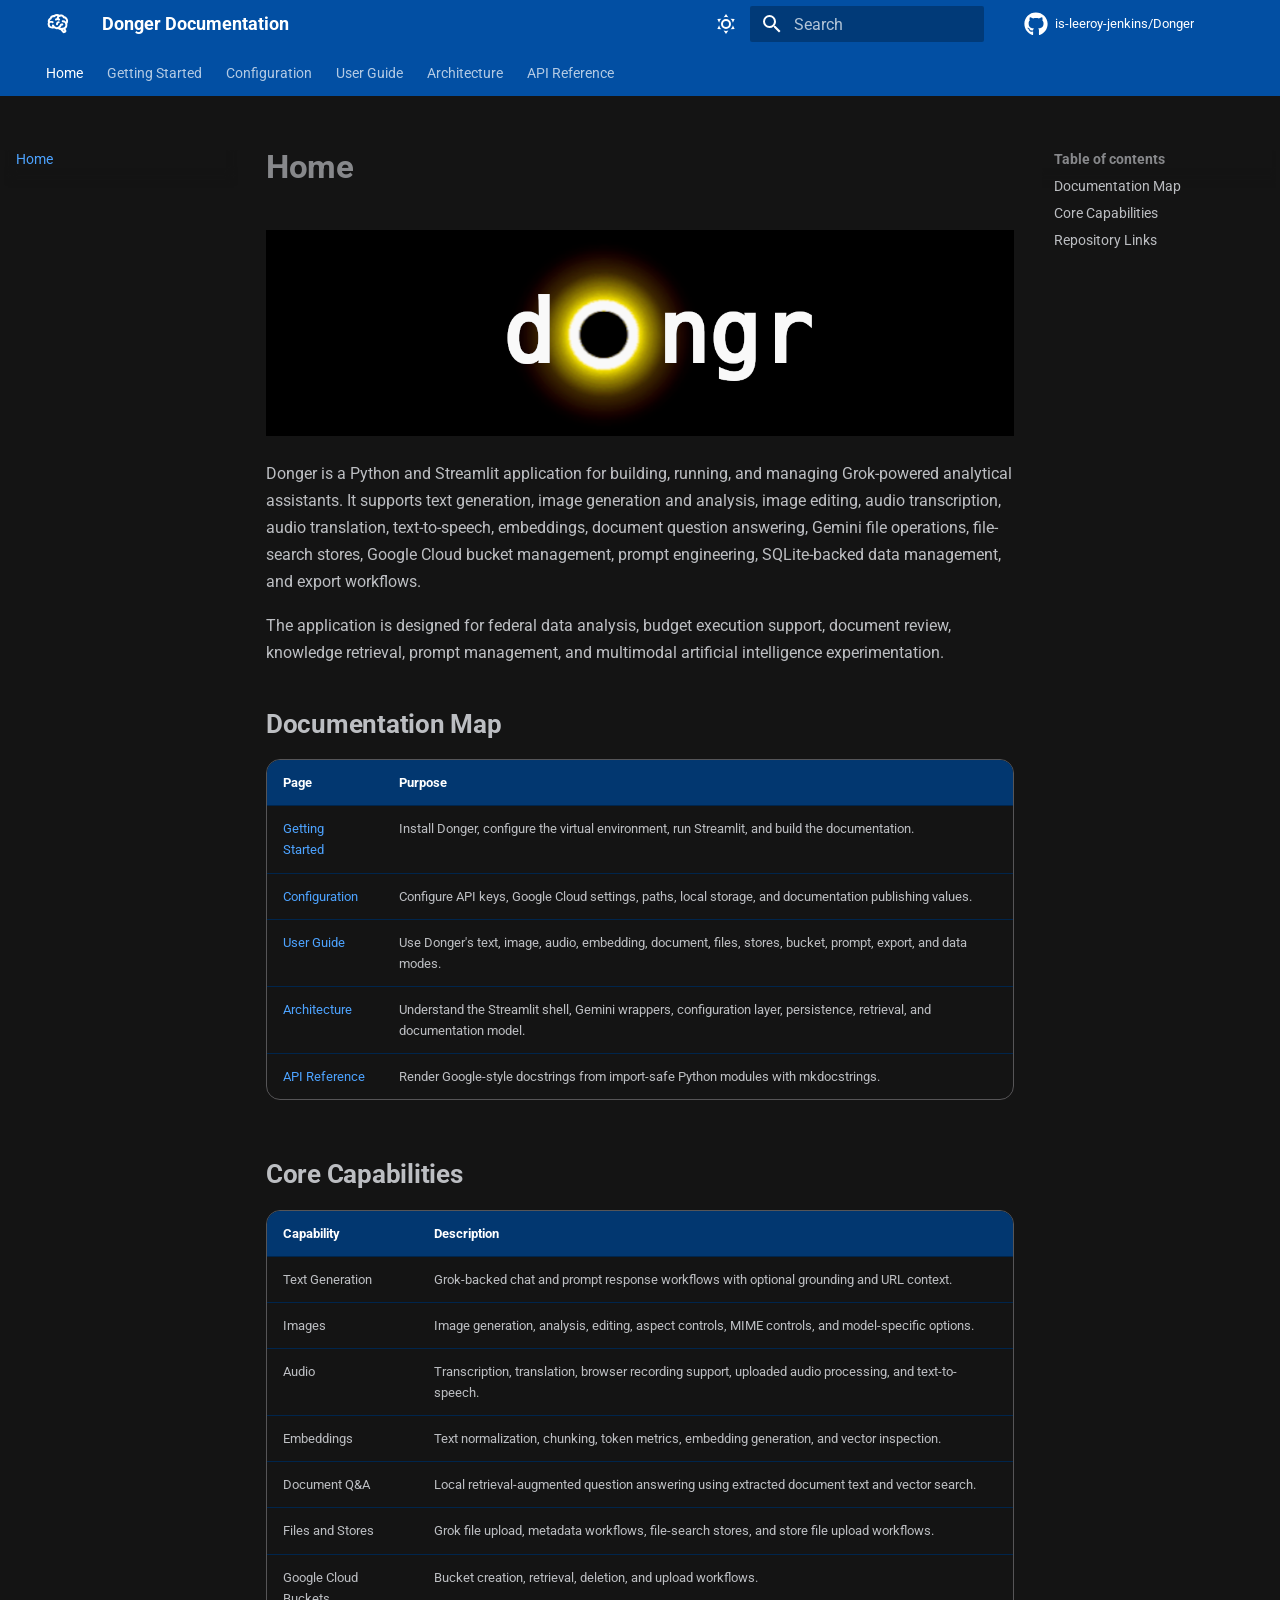
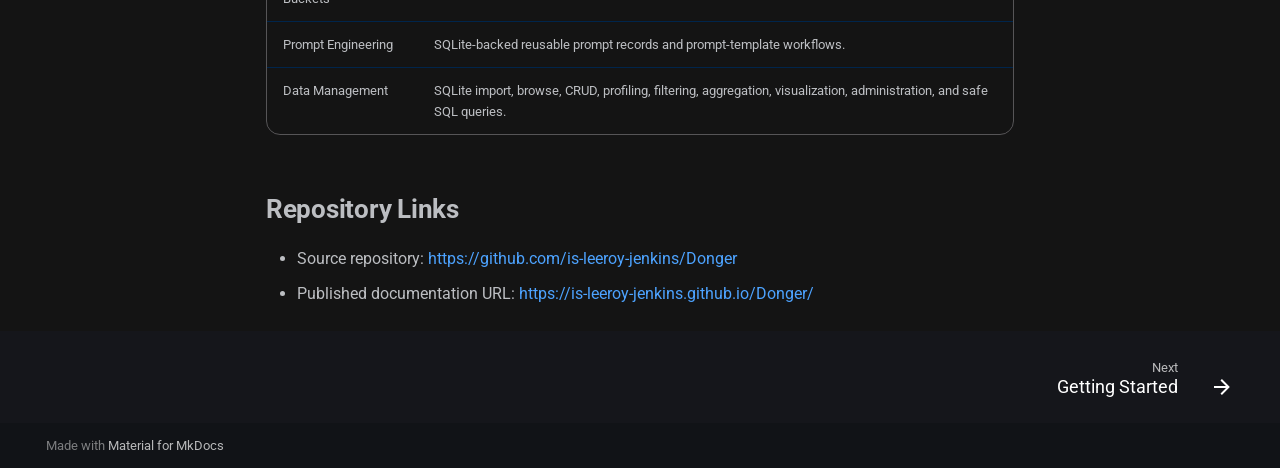
<file: index.html>
<!doctype html>
<html lang="en" class="no-js">
  <head>
    
      <meta charset="utf-8">
      <meta name="viewport" content="width=device-width,initial-scale=1">
      
        <meta name="description" content="Official documentation for Donger, a XAI-powered multimodal AI assistant for analysis, document review, retrieval, prompt management, and data workflows.">
      
      
        <meta name="author" content="Terry D. Eppler">
      
      
        <link rel="canonical" href="https://is-leeroy-jenkins.github.io/Donger/">
      
      
      
        <link rel="next" href="getting-started/">
      
      
        
      
      
      <link rel="icon" href="assets/images/favicon.png">
      <meta name="generator" content="mkdocs-1.6.1, mkdocs-material-9.7.7">
    
    
      
        <title>Donger Documentation</title>
      
    
    
      <link rel="stylesheet" href="assets/stylesheets/main.ec1eaa64.min.css">
      
        
        <link rel="stylesheet" href="assets/stylesheets/palette.ab4e12ef.min.css">
      
      


    
    
      
    
    
      
        
        
        <link rel="preconnect" href="https://fonts.gstatic.com" crossorigin>
        <link rel="stylesheet" href="https://fonts.googleapis.com/css?family=Roboto:300,300i,400,400i,700,700i%7CRoboto+Mono:400,400i,700,700i&display=fallback">
        <style>:root{--md-text-font:"Roboto";--md-code-font:"Roboto Mono"}</style>
      
    
    
      <link rel="stylesheet" href="assets/_mkdocstrings.css">
    
      <link rel="stylesheet" href="stylesheets/extra.css">
    
    <script>__md_scope=new URL(".",location),__md_hash=e=>[...e].reduce(((e,_)=>(e<<5)-e+_.charCodeAt(0)),0),__md_get=(e,_=localStorage,t=__md_scope)=>JSON.parse(_.getItem(t.pathname+"."+e)),__md_set=(e,_,t=localStorage,a=__md_scope)=>{try{t.setItem(a.pathname+"."+e,JSON.stringify(_))}catch(e){}}</script>
    
      

    
    
  </head>
  
  
    
    
      
    
    
    
    
    <body dir="ltr" data-md-color-scheme="slate" data-md-color-primary="blue" data-md-color-accent="light-blue">
  
    
    <input class="md-toggle" data-md-toggle="drawer" type="checkbox" id="__drawer" autocomplete="off">
    <input class="md-toggle" data-md-toggle="search" type="checkbox" id="__search" autocomplete="off">
    <label class="md-overlay" for="__drawer"></label>
    <div data-md-component="skip">
      
        
        <a href="#documentation-map" class="md-skip">
          Skip to content
        </a>
      
    </div>
    <div data-md-component="announce">
      
    </div>
    
    
      

<header class="md-header" data-md-component="header">
  <nav class="md-header__inner md-grid" aria-label="Header">
    <a href="." title="Donger Documentation" class="md-header__button md-logo" aria-label="Donger Documentation" data-md-component="logo">
      
  
  <svg xmlns="http://www.w3.org/2000/svg" viewBox="0 0 24 24"><path d="M21.33 12.91c.09 1.55-.62 3.04-1.89 3.95l.77 1.49c.23.45.26.98.06 1.45-.19.47-.58.84-1.06 1l-.79.25a1.687 1.687 0 0 1-1.86-.55L14.44 18c-.89-.15-1.73-.53-2.44-1.1-.5.15-1 .23-1.5.23-.88 0-1.76-.27-2.5-.79-.53.16-1.07.23-1.62.22-.79.01-1.57-.15-2.3-.45a4.1 4.1 0 0 1-2.43-3.61c-.08-.72.04-1.45.35-2.11-.29-.75-.32-1.57-.07-2.33C2.3 7.11 3 6.32 3.87 5.82c.58-1.69 2.21-2.82 4-2.7 1.6-1.5 4.05-1.66 5.83-.37.42-.11.86-.17 1.3-.17 1.36-.03 2.65.57 3.5 1.64 2.04.53 3.5 2.35 3.58 4.47.05 1.11-.25 2.2-.86 3.13.07.36.11.72.11 1.09m-5-1.41c.57.07 1.02.5 1.02 1.07a1 1 0 0 1-1 1h-.63c-.32.9-.88 1.69-1.62 2.29.25.09.51.14.77.21 5.13-.07 4.53-3.2 4.53-3.25a2.59 2.59 0 0 0-2.69-2.49 1 1 0 0 1-1-1 1 1 0 0 1 1-1c1.23.03 2.41.49 3.33 1.3.05-.29.08-.59.08-.89-.06-1.24-.62-2.32-2.87-2.53-1.25-2.96-4.4-1.32-4.4-.4-.03.23.21.72.25.75a1 1 0 0 1 1 1c0 .55-.45 1-1 1-.53-.02-1.03-.22-1.43-.56-.48.31-1.03.5-1.6.56-.57.05-1.04-.35-1.07-.9a.97.97 0 0 1 .88-1.1c.16-.02.94-.14.94-.77 0-.66.25-1.29.68-1.79-.92-.25-1.91.08-2.91 1.29C6.75 5 6 5.25 5.45 7.2 4.5 7.67 4 8 3.78 9c1.08-.22 2.19-.13 3.22.25.5.19.78.75.59 1.29-.19.52-.77.78-1.29.59-.73-.32-1.55-.34-2.3-.06-.32.27-.32.83-.32 1.27 0 .74.37 1.43 1 1.83.53.27 1.12.41 1.71.4q-.225-.39-.39-.81a1.038 1.038 0 0 1 1.96-.68c.4 1.14 1.42 1.92 2.62 2.05 1.37-.07 2.59-.88 3.19-2.13.23-1.38 1.34-1.5 2.56-1.5m2 7.47-.62-1.3-.71.16 1 1.25zm-4.65-8.61a1 1 0 0 0-.91-1.03c-.71-.04-1.4.2-1.93.67-.57.58-.87 1.38-.84 2.19a1 1 0 0 0 1 1c.57 0 1-.45 1-1 0-.27.07-.54.23-.76.12-.1.27-.15.43-.15.55.03 1.02-.38 1.02-.92"/></svg>

    </a>
    <label class="md-header__button md-icon" for="__drawer">
      
      <svg xmlns="http://www.w3.org/2000/svg" viewBox="0 0 24 24"><path d="M3 6h18v2H3zm0 5h18v2H3zm0 5h18v2H3z"/></svg>
    </label>
    <div class="md-header__title" data-md-component="header-title">
      <div class="md-header__ellipsis">
        <div class="md-header__topic">
          <span class="md-ellipsis">
            Donger Documentation
          </span>
        </div>
        <div class="md-header__topic" data-md-component="header-topic">
          <span class="md-ellipsis">
            
              Home
            
          </span>
        </div>
      </div>
    </div>
    
      
        <form class="md-header__option" data-md-component="palette">
  
    
    
    
    <input class="md-option" data-md-color-media="" data-md-color-scheme="slate" data-md-color-primary="blue" data-md-color-accent="light-blue"  aria-label="Switch to light mode"  type="radio" name="__palette" id="__palette_0">
    
      <label class="md-header__button md-icon" title="Switch to light mode" for="__palette_1" hidden>
        <svg xmlns="http://www.w3.org/2000/svg" viewBox="0 0 24 24"><path d="M12 7a5 5 0 0 1 5 5 5 5 0 0 1-5 5 5 5 0 0 1-5-5 5 5 0 0 1 5-5m0 2a3 3 0 0 0-3 3 3 3 0 0 0 3 3 3 3 0 0 0 3-3 3 3 0 0 0-3-3m0-7 2.39 3.42C13.65 5.15 12.84 5 12 5s-1.65.15-2.39.42zM3.34 7l4.16-.35A7.2 7.2 0 0 0 5.94 8.5c-.44.74-.69 1.5-.83 2.29zm.02 10 1.76-3.77a7.131 7.131 0 0 0 2.38 4.14zM20.65 7l-1.77 3.79a7.02 7.02 0 0 0-2.38-4.15zm-.01 10-4.14.36c.59-.51 1.12-1.14 1.54-1.86.42-.73.69-1.5.83-2.29zM12 22l-2.41-3.44c.74.27 1.55.44 2.41.44.82 0 1.63-.17 2.37-.44z"/></svg>
      </label>
    
  
    
    
    
    <input class="md-option" data-md-color-media="" data-md-color-scheme="default" data-md-color-primary="blue" data-md-color-accent="light-blue"  aria-label="Switch to dark mode"  type="radio" name="__palette" id="__palette_1">
    
      <label class="md-header__button md-icon" title="Switch to dark mode" for="__palette_0" hidden>
        <svg xmlns="http://www.w3.org/2000/svg" viewBox="0 0 24 24"><path d="m17.75 4.09-2.53 1.94.91 3.06-2.63-1.81-2.63 1.81.91-3.06-2.53-1.94L12.44 4l1.06-3 1.06 3zm3.5 6.91-1.64 1.25.59 1.98-1.7-1.17-1.7 1.17.59-1.98L15.75 11l2.06-.05L18.5 9l.69 1.95zm-2.28 4.95c.83-.08 1.72 1.1 1.19 1.85-.32.45-.66.87-1.08 1.27C15.17 23 8.84 23 4.94 19.07c-3.91-3.9-3.91-10.24 0-14.14.4-.4.82-.76 1.27-1.08.75-.53 1.93.36 1.85 1.19-.27 2.86.69 5.83 2.89 8.02a9.96 9.96 0 0 0 8.02 2.89m-1.64 2.02a12.08 12.08 0 0 1-7.8-3.47c-2.17-2.19-3.33-5-3.49-7.82-2.81 3.14-2.7 7.96.31 10.98 3.02 3.01 7.84 3.12 10.98.31"/></svg>
      </label>
    
  
</form>
      
    
    
      <script>var palette=__md_get("__palette");if(palette&&palette.color){if("(prefers-color-scheme)"===palette.color.media){var media=matchMedia("(prefers-color-scheme: light)"),input=document.querySelector(media.matches?"[data-md-color-media='(prefers-color-scheme: light)']":"[data-md-color-media='(prefers-color-scheme: dark)']");palette.color.media=input.getAttribute("data-md-color-media"),palette.color.scheme=input.getAttribute("data-md-color-scheme"),palette.color.primary=input.getAttribute("data-md-color-primary"),palette.color.accent=input.getAttribute("data-md-color-accent")}for(var[key,value]of Object.entries(palette.color))document.body.setAttribute("data-md-color-"+key,value)}</script>
    
    
    
      
      
        <label class="md-header__button md-icon" for="__search">
          
          <svg xmlns="http://www.w3.org/2000/svg" viewBox="0 0 24 24"><path d="M9.5 3A6.5 6.5 0 0 1 16 9.5c0 1.61-.59 3.09-1.56 4.23l.27.27h.79l5 5-1.5 1.5-5-5v-.79l-.27-.27A6.52 6.52 0 0 1 9.5 16 6.5 6.5 0 0 1 3 9.5 6.5 6.5 0 0 1 9.5 3m0 2C7 5 5 7 5 9.5S7 14 9.5 14 14 12 14 9.5 12 5 9.5 5"/></svg>
        </label>
        <div class="md-search" data-md-component="search" role="dialog">
  <label class="md-search__overlay" for="__search"></label>
  <div class="md-search__inner" role="search">
    <form class="md-search__form" name="search">
      <input type="text" class="md-search__input" name="query" aria-label="Search" placeholder="Search" autocapitalize="off" autocorrect="off" autocomplete="off" spellcheck="false" data-md-component="search-query" required>
      <label class="md-search__icon md-icon" for="__search">
        
        <svg xmlns="http://www.w3.org/2000/svg" viewBox="0 0 24 24"><path d="M9.5 3A6.5 6.5 0 0 1 16 9.5c0 1.61-.59 3.09-1.56 4.23l.27.27h.79l5 5-1.5 1.5-5-5v-.79l-.27-.27A6.52 6.52 0 0 1 9.5 16 6.5 6.5 0 0 1 3 9.5 6.5 6.5 0 0 1 9.5 3m0 2C7 5 5 7 5 9.5S7 14 9.5 14 14 12 14 9.5 12 5 9.5 5"/></svg>
        
        <svg xmlns="http://www.w3.org/2000/svg" viewBox="0 0 24 24"><path d="M20 11v2H8l5.5 5.5-1.42 1.42L4.16 12l7.92-7.92L13.5 5.5 8 11z"/></svg>
      </label>
      <nav class="md-search__options" aria-label="Search">
        
          <a href="javascript:void(0)" class="md-search__icon md-icon" title="Share" aria-label="Share" data-clipboard data-clipboard-text="" data-md-component="search-share" tabindex="-1">
            
            <svg xmlns="http://www.w3.org/2000/svg" viewBox="0 0 24 24"><path d="M18 16.08c-.76 0-1.44.3-1.96.77L8.91 12.7c.05-.23.09-.46.09-.7s-.04-.47-.09-.7l7.05-4.11c.54.5 1.25.81 2.04.81a3 3 0 0 0 3-3 3 3 0 0 0-3-3 3 3 0 0 0-3 3c0 .24.04.47.09.7L8.04 9.81C7.5 9.31 6.79 9 6 9a3 3 0 0 0-3 3 3 3 0 0 0 3 3c.79 0 1.5-.31 2.04-.81l7.12 4.15c-.05.21-.08.43-.08.66 0 1.61 1.31 2.91 2.92 2.91s2.92-1.3 2.92-2.91A2.92 2.92 0 0 0 18 16.08"/></svg>
          </a>
        
        <button type="reset" class="md-search__icon md-icon" title="Clear" aria-label="Clear" tabindex="-1">
          
          <svg xmlns="http://www.w3.org/2000/svg" viewBox="0 0 24 24"><path d="M19 6.41 17.59 5 12 10.59 6.41 5 5 6.41 10.59 12 5 17.59 6.41 19 12 13.41 17.59 19 19 17.59 13.41 12z"/></svg>
        </button>
      </nav>
      
        <div class="md-search__suggest" data-md-component="search-suggest"></div>
      
    </form>
    <div class="md-search__output">
      <div class="md-search__scrollwrap" tabindex="0" data-md-scrollfix>
        <div class="md-search-result" data-md-component="search-result">
          <div class="md-search-result__meta">
            Initializing search
          </div>
          <ol class="md-search-result__list" role="presentation"></ol>
        </div>
      </div>
    </div>
  </div>
</div>
      
    
    
      <div class="md-header__source">
        <a href="https://github.com/is-leeroy-jenkins/Donger" title="Go to repository" class="md-source" data-md-component="source">
  <div class="md-source__icon md-icon">
    
    <svg xmlns="http://www.w3.org/2000/svg" viewBox="0 0 512 512"><!--! Font Awesome Free 7.1.0 by @fontawesome - https://fontawesome.com License - https://fontawesome.com/license/free (Icons: CC BY 4.0, Fonts: SIL OFL 1.1, Code: MIT License) Copyright 2025 Fonticons, Inc.--><path d="M173.9 397.4c0 2-2.3 3.6-5.2 3.6-3.3.3-5.6-1.3-5.6-3.6 0-2 2.3-3.6 5.2-3.6 3-.3 5.6 1.3 5.6 3.6m-31.1-4.5c-.7 2 1.3 4.3 4.3 4.9 2.6 1 5.6 0 6.2-2s-1.3-4.3-4.3-5.2c-2.6-.7-5.5.3-6.2 2.3m44.2-1.7c-2.9.7-4.9 2.6-4.6 4.9.3 2 2.9 3.3 5.9 2.6 2.9-.7 4.9-2.6 4.6-4.6-.3-1.9-3-3.2-5.9-2.9M252.8 8C114.1 8 8 113.3 8 252c0 110.9 69.8 205.8 169.5 239.2 12.8 2.3 17.3-5.6 17.3-12.1 0-6.2-.3-40.4-.3-61.4 0 0-70 15-84.7-29.8 0 0-11.4-29.1-27.8-36.6 0 0-22.9-15.7 1.6-15.4 0 0 24.9 2 38.6 25.8 21.9 38.6 58.6 27.5 72.9 20.9 2.3-16 8.8-27.1 16-33.7-55.9-6.2-112.3-14.3-112.3-110.5 0-27.5 7.6-41.3 23.6-58.9-2.6-6.5-11.1-33.3 2.6-67.9 20.9-6.5 69 27 69 27 20-5.6 41.5-8.5 62.8-8.5s42.8 2.9 62.8 8.5c0 0 48.1-33.6 69-27 13.7 34.7 5.2 61.4 2.6 67.9 16 17.7 25.8 31.5 25.8 58.9 0 96.5-58.9 104.2-114.8 110.5 9.2 7.9 17 22.9 17 46.4 0 33.7-.3 75.4-.3 83.6 0 6.5 4.6 14.4 17.3 12.1C436.2 457.8 504 362.9 504 252 504 113.3 391.5 8 252.8 8M105.2 352.9c-1.3 1-1 3.3.7 5.2 1.6 1.6 3.9 2.3 5.2 1 1.3-1 1-3.3-.7-5.2-1.6-1.6-3.9-2.3-5.2-1m-10.8-8.1c-.7 1.3.3 2.9 2.3 3.9 1.6 1 3.6.7 4.3-.7.7-1.3-.3-2.9-2.3-3.9-2-.6-3.6-.3-4.3.7m32.4 35.6c-1.6 1.3-1 4.3 1.3 6.2 2.3 2.3 5.2 2.6 6.5 1 1.3-1.3.7-4.3-1.3-6.2-2.2-2.3-5.2-2.6-6.5-1m-11.4-14.7c-1.6 1-1.6 3.6 0 5.9s4.3 3.3 5.6 2.3c1.6-1.3 1.6-3.9 0-6.2-1.4-2.3-4-3.3-5.6-2"/></svg>
  </div>
  <div class="md-source__repository">
    is-leeroy-jenkins/Donger
  </div>
</a>
      </div>
    
  </nav>
  
</header>
    
    <div class="md-container" data-md-component="container">
      
      
        
          
            
<nav class="md-tabs" aria-label="Tabs" data-md-component="tabs">
  <div class="md-grid">
    <ul class="md-tabs__list">
      
        
  
  
  
    
  
  
    <li class="md-tabs__item md-tabs__item--active">
      <a href="." class="md-tabs__link">
        
  
  
    
  
  Home

      </a>
    </li>
  

      
        
  
  
  
  
    <li class="md-tabs__item">
      <a href="getting-started/" class="md-tabs__link">
        
  
  
    
  
  Getting Started

      </a>
    </li>
  

      
        
  
  
  
  
    <li class="md-tabs__item">
      <a href="configuration/" class="md-tabs__link">
        
  
  
    
  
  Configuration

      </a>
    </li>
  

      
        
  
  
  
  
    <li class="md-tabs__item">
      <a href="user-guide/" class="md-tabs__link">
        
  
  
    
  
  User Guide

      </a>
    </li>
  

      
        
  
  
  
  
    <li class="md-tabs__item">
      <a href="architecture/" class="md-tabs__link">
        
  
  
    
  
  Architecture

      </a>
    </li>
  

      
        
  
  
  
  
    
    
      <li class="md-tabs__item">
        <a href="api/app/" class="md-tabs__link">
          
  
  
    
  
  API Reference

        </a>
      </li>
    
  

      
    </ul>
  </div>
</nav>
          
        
      
      <main class="md-main" data-md-component="main">
        <div class="md-main__inner md-grid">
          
            
              
              <div class="md-sidebar md-sidebar--primary" data-md-component="sidebar" data-md-type="navigation" >
                <div class="md-sidebar__scrollwrap">
                  <div class="md-sidebar__inner">
                    


  


<nav class="md-nav md-nav--primary md-nav--lifted" aria-label="Navigation" data-md-level="0">
  <label class="md-nav__title" for="__drawer">
    <a href="." title="Donger Documentation" class="md-nav__button md-logo" aria-label="Donger Documentation" data-md-component="logo">
      
  
  <svg xmlns="http://www.w3.org/2000/svg" viewBox="0 0 24 24"><path d="M21.33 12.91c.09 1.55-.62 3.04-1.89 3.95l.77 1.49c.23.45.26.98.06 1.45-.19.47-.58.84-1.06 1l-.79.25a1.687 1.687 0 0 1-1.86-.55L14.44 18c-.89-.15-1.73-.53-2.44-1.1-.5.15-1 .23-1.5.23-.88 0-1.76-.27-2.5-.79-.53.16-1.07.23-1.62.22-.79.01-1.57-.15-2.3-.45a4.1 4.1 0 0 1-2.43-3.61c-.08-.72.04-1.45.35-2.11-.29-.75-.32-1.57-.07-2.33C2.3 7.11 3 6.32 3.87 5.82c.58-1.69 2.21-2.82 4-2.7 1.6-1.5 4.05-1.66 5.83-.37.42-.11.86-.17 1.3-.17 1.36-.03 2.65.57 3.5 1.64 2.04.53 3.5 2.35 3.58 4.47.05 1.11-.25 2.2-.86 3.13.07.36.11.72.11 1.09m-5-1.41c.57.07 1.02.5 1.02 1.07a1 1 0 0 1-1 1h-.63c-.32.9-.88 1.69-1.62 2.29.25.09.51.14.77.21 5.13-.07 4.53-3.2 4.53-3.25a2.59 2.59 0 0 0-2.69-2.49 1 1 0 0 1-1-1 1 1 0 0 1 1-1c1.23.03 2.41.49 3.33 1.3.05-.29.08-.59.08-.89-.06-1.24-.62-2.32-2.87-2.53-1.25-2.96-4.4-1.32-4.4-.4-.03.23.21.72.25.75a1 1 0 0 1 1 1c0 .55-.45 1-1 1-.53-.02-1.03-.22-1.43-.56-.48.31-1.03.5-1.6.56-.57.05-1.04-.35-1.07-.9a.97.97 0 0 1 .88-1.1c.16-.02.94-.14.94-.77 0-.66.25-1.29.68-1.79-.92-.25-1.91.08-2.91 1.29C6.75 5 6 5.25 5.45 7.2 4.5 7.67 4 8 3.78 9c1.08-.22 2.19-.13 3.22.25.5.19.78.75.59 1.29-.19.52-.77.78-1.29.59-.73-.32-1.55-.34-2.3-.06-.32.27-.32.83-.32 1.27 0 .74.37 1.43 1 1.83.53.27 1.12.41 1.71.4q-.225-.39-.39-.81a1.038 1.038 0 0 1 1.96-.68c.4 1.14 1.42 1.92 2.62 2.05 1.37-.07 2.59-.88 3.19-2.13.23-1.38 1.34-1.5 2.56-1.5m2 7.47-.62-1.3-.71.16 1 1.25zm-4.65-8.61a1 1 0 0 0-.91-1.03c-.71-.04-1.4.2-1.93.67-.57.58-.87 1.38-.84 2.19a1 1 0 0 0 1 1c.57 0 1-.45 1-1 0-.27.07-.54.23-.76.12-.1.27-.15.43-.15.55.03 1.02-.38 1.02-.92"/></svg>

    </a>
    Donger Documentation
  </label>
  
    <div class="md-nav__source">
      <a href="https://github.com/is-leeroy-jenkins/Donger" title="Go to repository" class="md-source" data-md-component="source">
  <div class="md-source__icon md-icon">
    
    <svg xmlns="http://www.w3.org/2000/svg" viewBox="0 0 512 512"><!--! Font Awesome Free 7.1.0 by @fontawesome - https://fontawesome.com License - https://fontawesome.com/license/free (Icons: CC BY 4.0, Fonts: SIL OFL 1.1, Code: MIT License) Copyright 2025 Fonticons, Inc.--><path d="M173.9 397.4c0 2-2.3 3.6-5.2 3.6-3.3.3-5.6-1.3-5.6-3.6 0-2 2.3-3.6 5.2-3.6 3-.3 5.6 1.3 5.6 3.6m-31.1-4.5c-.7 2 1.3 4.3 4.3 4.9 2.6 1 5.6 0 6.2-2s-1.3-4.3-4.3-5.2c-2.6-.7-5.5.3-6.2 2.3m44.2-1.7c-2.9.7-4.9 2.6-4.6 4.9.3 2 2.9 3.3 5.9 2.6 2.9-.7 4.9-2.6 4.6-4.6-.3-1.9-3-3.2-5.9-2.9M252.8 8C114.1 8 8 113.3 8 252c0 110.9 69.8 205.8 169.5 239.2 12.8 2.3 17.3-5.6 17.3-12.1 0-6.2-.3-40.4-.3-61.4 0 0-70 15-84.7-29.8 0 0-11.4-29.1-27.8-36.6 0 0-22.9-15.7 1.6-15.4 0 0 24.9 2 38.6 25.8 21.9 38.6 58.6 27.5 72.9 20.9 2.3-16 8.8-27.1 16-33.7-55.9-6.2-112.3-14.3-112.3-110.5 0-27.5 7.6-41.3 23.6-58.9-2.6-6.5-11.1-33.3 2.6-67.9 20.9-6.5 69 27 69 27 20-5.6 41.5-8.5 62.8-8.5s42.8 2.9 62.8 8.5c0 0 48.1-33.6 69-27 13.7 34.7 5.2 61.4 2.6 67.9 16 17.7 25.8 31.5 25.8 58.9 0 96.5-58.9 104.2-114.8 110.5 9.2 7.9 17 22.9 17 46.4 0 33.7-.3 75.4-.3 83.6 0 6.5 4.6 14.4 17.3 12.1C436.2 457.8 504 362.9 504 252 504 113.3 391.5 8 252.8 8M105.2 352.9c-1.3 1-1 3.3.7 5.2 1.6 1.6 3.9 2.3 5.2 1 1.3-1 1-3.3-.7-5.2-1.6-1.6-3.9-2.3-5.2-1m-10.8-8.1c-.7 1.3.3 2.9 2.3 3.9 1.6 1 3.6.7 4.3-.7.7-1.3-.3-2.9-2.3-3.9-2-.6-3.6-.3-4.3.7m32.4 35.6c-1.6 1.3-1 4.3 1.3 6.2 2.3 2.3 5.2 2.6 6.5 1 1.3-1.3.7-4.3-1.3-6.2-2.2-2.3-5.2-2.6-6.5-1m-11.4-14.7c-1.6 1-1.6 3.6 0 5.9s4.3 3.3 5.6 2.3c1.6-1.3 1.6-3.9 0-6.2-1.4-2.3-4-3.3-5.6-2"/></svg>
  </div>
  <div class="md-source__repository">
    is-leeroy-jenkins/Donger
  </div>
</a>
    </div>
  
  <ul class="md-nav__list" data-md-scrollfix>
    
      
      
  
  
    
  
  
  
    <li class="md-nav__item md-nav__item--active">
      
      <input class="md-nav__toggle md-toggle" type="checkbox" id="__toc">
      
      
      
        <label class="md-nav__link md-nav__link--active" for="__toc">
          
  
  
  <span class="md-ellipsis">
    
  
    Home
  

    
  </span>
  
  

          <span class="md-nav__icon md-icon"></span>
        </label>
      
      <a href="." class="md-nav__link md-nav__link--active">
        
  
  
  <span class="md-ellipsis">
    
  
    Home
  

    
  </span>
  
  

      </a>
      
        

<nav class="md-nav md-nav--secondary" aria-label="Table of contents">
  
  
  
  
    <label class="md-nav__title" for="__toc">
      <span class="md-nav__icon md-icon"></span>
      Table of contents
    </label>
    <ul class="md-nav__list" data-md-component="toc" data-md-scrollfix>
      
        <li class="md-nav__item">
  <a href="#documentation-map" class="md-nav__link">
    <span class="md-ellipsis">
      
        Documentation Map
      
    </span>
  </a>
  
</li>
      
        <li class="md-nav__item">
  <a href="#core-capabilities" class="md-nav__link">
    <span class="md-ellipsis">
      
        Core Capabilities
      
    </span>
  </a>
  
</li>
      
        <li class="md-nav__item">
  <a href="#repository-links" class="md-nav__link">
    <span class="md-ellipsis">
      
        Repository Links
      
    </span>
  </a>
  
</li>
      
    </ul>
  
</nav>
      
    </li>
  

    
      
      
  
  
  
  
    <li class="md-nav__item">
      <a href="getting-started/" class="md-nav__link">
        
  
  
  <span class="md-ellipsis">
    
  
    Getting Started
  

    
  </span>
  
  

      </a>
    </li>
  

    
      
      
  
  
  
  
    <li class="md-nav__item">
      <a href="configuration/" class="md-nav__link">
        
  
  
  <span class="md-ellipsis">
    
  
    Configuration
  

    
  </span>
  
  

      </a>
    </li>
  

    
      
      
  
  
  
  
    <li class="md-nav__item">
      <a href="user-guide/" class="md-nav__link">
        
  
  
  <span class="md-ellipsis">
    
  
    User Guide
  

    
  </span>
  
  

      </a>
    </li>
  

    
      
      
  
  
  
  
    <li class="md-nav__item">
      <a href="architecture/" class="md-nav__link">
        
  
  
  <span class="md-ellipsis">
    
  
    Architecture
  

    
  </span>
  
  

      </a>
    </li>
  

    
      
      
  
  
  
  
    
    
      
        
      
        
      
        
      
    
    
    
      
      
        
      
    
    
    <li class="md-nav__item md-nav__item--nested">
      
        
        
          
        
        <input class="md-nav__toggle md-toggle md-toggle--indeterminate" type="checkbox" id="__nav_6" >
        
          
          <label class="md-nav__link" for="__nav_6" id="__nav_6_label" tabindex="0">
            
  
  
  <span class="md-ellipsis">
    
  
    API Reference
  

    
  </span>
  
  

            <span class="md-nav__icon md-icon"></span>
          </label>
        
        <nav class="md-nav" data-md-level="1" aria-labelledby="__nav_6_label" aria-expanded="false">
          <label class="md-nav__title" for="__nav_6">
            <span class="md-nav__icon md-icon"></span>
            
  
    API Reference
  

          </label>
          <ul class="md-nav__list" data-md-scrollfix>
            
              
                
  
  
  
  
    <li class="md-nav__item">
      <a href="api/app/" class="md-nav__link">
        
  
  
  <span class="md-ellipsis">
    
  
    Application
  

    
  </span>
  
  

      </a>
    </li>
  

              
            
              
                
  
  
  
  
    <li class="md-nav__item">
      <a href="api/grok/" class="md-nav__link">
        
  
  
  <span class="md-ellipsis">
    
  
    Grok xAI
  

    
  </span>
  
  

      </a>
    </li>
  

              
            
              
                
  
  
  
  
    <li class="md-nav__item">
      <a href="api/config/" class="md-nav__link">
        
  
  
  <span class="md-ellipsis">
    
  
    Configuration
  

    
  </span>
  
  

      </a>
    </li>
  

              
            
          </ul>
        </nav>
      
    </li>
  

    
  </ul>
</nav>
                  </div>
                </div>
              </div>
            
            
              
              <div class="md-sidebar md-sidebar--secondary" data-md-component="sidebar" data-md-type="toc" >
                <div class="md-sidebar__scrollwrap">
                  <div class="md-sidebar__inner">
                    

<nav class="md-nav md-nav--secondary" aria-label="Table of contents">
  
  
  
  
    <label class="md-nav__title" for="__toc">
      <span class="md-nav__icon md-icon"></span>
      Table of contents
    </label>
    <ul class="md-nav__list" data-md-component="toc" data-md-scrollfix>
      
        <li class="md-nav__item">
  <a href="#documentation-map" class="md-nav__link">
    <span class="md-ellipsis">
      
        Documentation Map
      
    </span>
  </a>
  
</li>
      
        <li class="md-nav__item">
  <a href="#core-capabilities" class="md-nav__link">
    <span class="md-ellipsis">
      
        Core Capabilities
      
    </span>
  </a>
  
</li>
      
        <li class="md-nav__item">
  <a href="#repository-links" class="md-nav__link">
    <span class="md-ellipsis">
      
        Repository Links
      
    </span>
  </a>
  
</li>
      
    </ul>
  
</nav>
                  </div>
                </div>
              </div>
            
          
          
            <div class="md-content" data-md-component="content">
              
              <article class="md-content__inner md-typeset">
                
                  


  
  


  <h1>Home</h1>

<p><img alt="" src="images/dongr-project.png" /></p>
<p>Donger is a Python and Streamlit application for building, running, and managing Grok-powered analytical assistants. It supports text generation, image generation and analysis, image editing, audio transcription, audio translation, text-to-speech, embeddings, document question answering, Gemini file operations, file-search stores, Google Cloud bucket management, prompt engineering, SQLite-backed data management, and export workflows.</p>
<p>The application is designed for federal data analysis, budget execution support, document review, knowledge retrieval, prompt management, and multimodal artificial intelligence experimentation.</p>
<h2 id="documentation-map">Documentation Map<a class="headerlink" href="#documentation-map" title="Permanent link">&para;</a></h2>
<table>
<thead>
<tr>
<th>Page</th>
<th>Purpose</th>
</tr>
</thead>
<tbody>
<tr>
<td><a href="getting-started/">Getting Started</a></td>
<td>Install Donger, configure the virtual environment, run Streamlit, and build the documentation.</td>
</tr>
<tr>
<td><a href="configuration/">Configuration</a></td>
<td>Configure API keys, Google Cloud settings, paths, local storage, and documentation publishing values.</td>
</tr>
<tr>
<td><a href="user-guide/">User Guide</a></td>
<td>Use Donger's text, image, audio, embedding, document, files, stores, bucket, prompt, export, and data modes.</td>
</tr>
<tr>
<td><a href="architecture/">Architecture</a></td>
<td>Understand the Streamlit shell, Gemini wrappers, configuration layer, persistence, retrieval, and documentation model.</td>
</tr>
<tr>
<td><a href="api/grok/">API Reference</a></td>
<td>Render Google-style docstrings from import-safe Python modules with mkdocstrings.</td>
</tr>
</tbody>
</table>
<h2 id="core-capabilities">Core Capabilities<a class="headerlink" href="#core-capabilities" title="Permanent link">&para;</a></h2>
<table>
<thead>
<tr>
<th>Capability</th>
<th>Description</th>
</tr>
</thead>
<tbody>
<tr>
<td>Text Generation</td>
<td>Grok-backed chat and prompt response workflows with optional grounding and URL context.</td>
</tr>
<tr>
<td>Images</td>
<td>Image generation, analysis, editing, aspect controls, MIME controls, and model-specific options.</td>
</tr>
<tr>
<td>Audio</td>
<td>Transcription, translation, browser recording support, uploaded audio processing, and text-to-speech.</td>
</tr>
<tr>
<td>Embeddings</td>
<td>Text normalization, chunking, token metrics, embedding generation, and vector inspection.</td>
</tr>
<tr>
<td>Document Q&amp;A</td>
<td>Local retrieval-augmented question answering using extracted document text and vector search.</td>
</tr>
<tr>
<td>Files and Stores</td>
<td>Grok file upload, metadata workflows, file-search stores, and store file upload workflows.</td>
</tr>
<tr>
<td>Google Cloud Buckets</td>
<td>Bucket creation, retrieval, deletion, and upload workflows.</td>
</tr>
<tr>
<td>Prompt Engineering</td>
<td>SQLite-backed reusable prompt records and prompt-template workflows.</td>
</tr>
<tr>
<td>Data Management</td>
<td>SQLite import, browse, CRUD, profiling, filtering, aggregation, visualization, administration, and safe SQL queries.</td>
</tr>
</tbody>
</table>
<h2 id="repository-links">Repository Links<a class="headerlink" href="#repository-links" title="Permanent link">&para;</a></h2>
<ul>
<li>Source repository: <a href="https://github.com/is-leeroy-jenkins/Donger">https://github.com/is-leeroy-jenkins/Donger</a></li>
<li>Published documentation URL: <a href="https://is-leeroy-jenkins.github.io/Donger/">https://is-leeroy-jenkins.github.io/Donger/</a></li>
</ul>












                
              </article>
            </div>
          
          
<script>var target=document.getElementById(location.hash.slice(1));target&&target.name&&(target.checked=target.name.startsWith("__tabbed_"))</script>
        </div>
        
          <button type="button" class="md-top md-icon" data-md-component="top" hidden>
  
  <svg xmlns="http://www.w3.org/2000/svg" viewBox="0 0 24 24"><path d="M13 20h-2V8l-5.5 5.5-1.42-1.42L12 4.16l7.92 7.92-1.42 1.42L13 8z"/></svg>
  Back to top
</button>
        
      </main>
      
        <footer class="md-footer">
  
    
      
      <nav class="md-footer__inner md-grid" aria-label="Footer" >
        
        
          
          <a href="getting-started/" class="md-footer__link md-footer__link--next" aria-label="Next: Getting Started">
            <div class="md-footer__title">
              <span class="md-footer__direction">
                Next
              </span>
              <div class="md-ellipsis">
                Getting Started
              </div>
            </div>
            <div class="md-footer__button md-icon">
              
              <svg xmlns="http://www.w3.org/2000/svg" viewBox="0 0 24 24"><path d="M4 11v2h12l-5.5 5.5 1.42 1.42L19.84 12l-7.92-7.92L10.5 5.5 16 11z"/></svg>
            </div>
          </a>
        
      </nav>
    
  
  <div class="md-footer-meta md-typeset">
    <div class="md-footer-meta__inner md-grid">
      <div class="md-copyright">
  
  
    Made with
    <a href="https://squidfunk.github.io/mkdocs-material/" target="_blank" rel="noopener">
      Material for MkDocs
    </a>
  
</div>
      
    </div>
  </div>
</footer>
      
    </div>
    <div class="md-dialog" data-md-component="dialog">
      <div class="md-dialog__inner md-typeset"></div>
    </div>
    
    
    
      
      
      <script id="__config" type="application/json">{"annotate": null, "base": ".", "features": ["navigation.tabs", "navigation.sections", "navigation.expand", "navigation.top", "navigation.footer", "navigation.indexes", "toc.follow", "content.code.copy", "content.code.select", "search.highlight", "search.share", "search.suggest"], "search": "assets/javascripts/workers/search.2c215733.min.js", "tags": null, "translations": {"clipboard.copied": "Copied to clipboard", "clipboard.copy": "Copy to clipboard", "search.result.more.one": "1 more on this page", "search.result.more.other": "# more on this page", "search.result.none": "No matching documents", "search.result.one": "1 matching document", "search.result.other": "# matching documents", "search.result.placeholder": "Type to start searching", "search.result.term.missing": "Missing", "select.version": "Select version"}, "version": null}</script>
    
    
      <script src="assets/javascripts/bundle.d7400e89.min.js"></script>
      
        <script src="javascripts/extra.js"></script>
      
    
  </body>
</html>
</file>
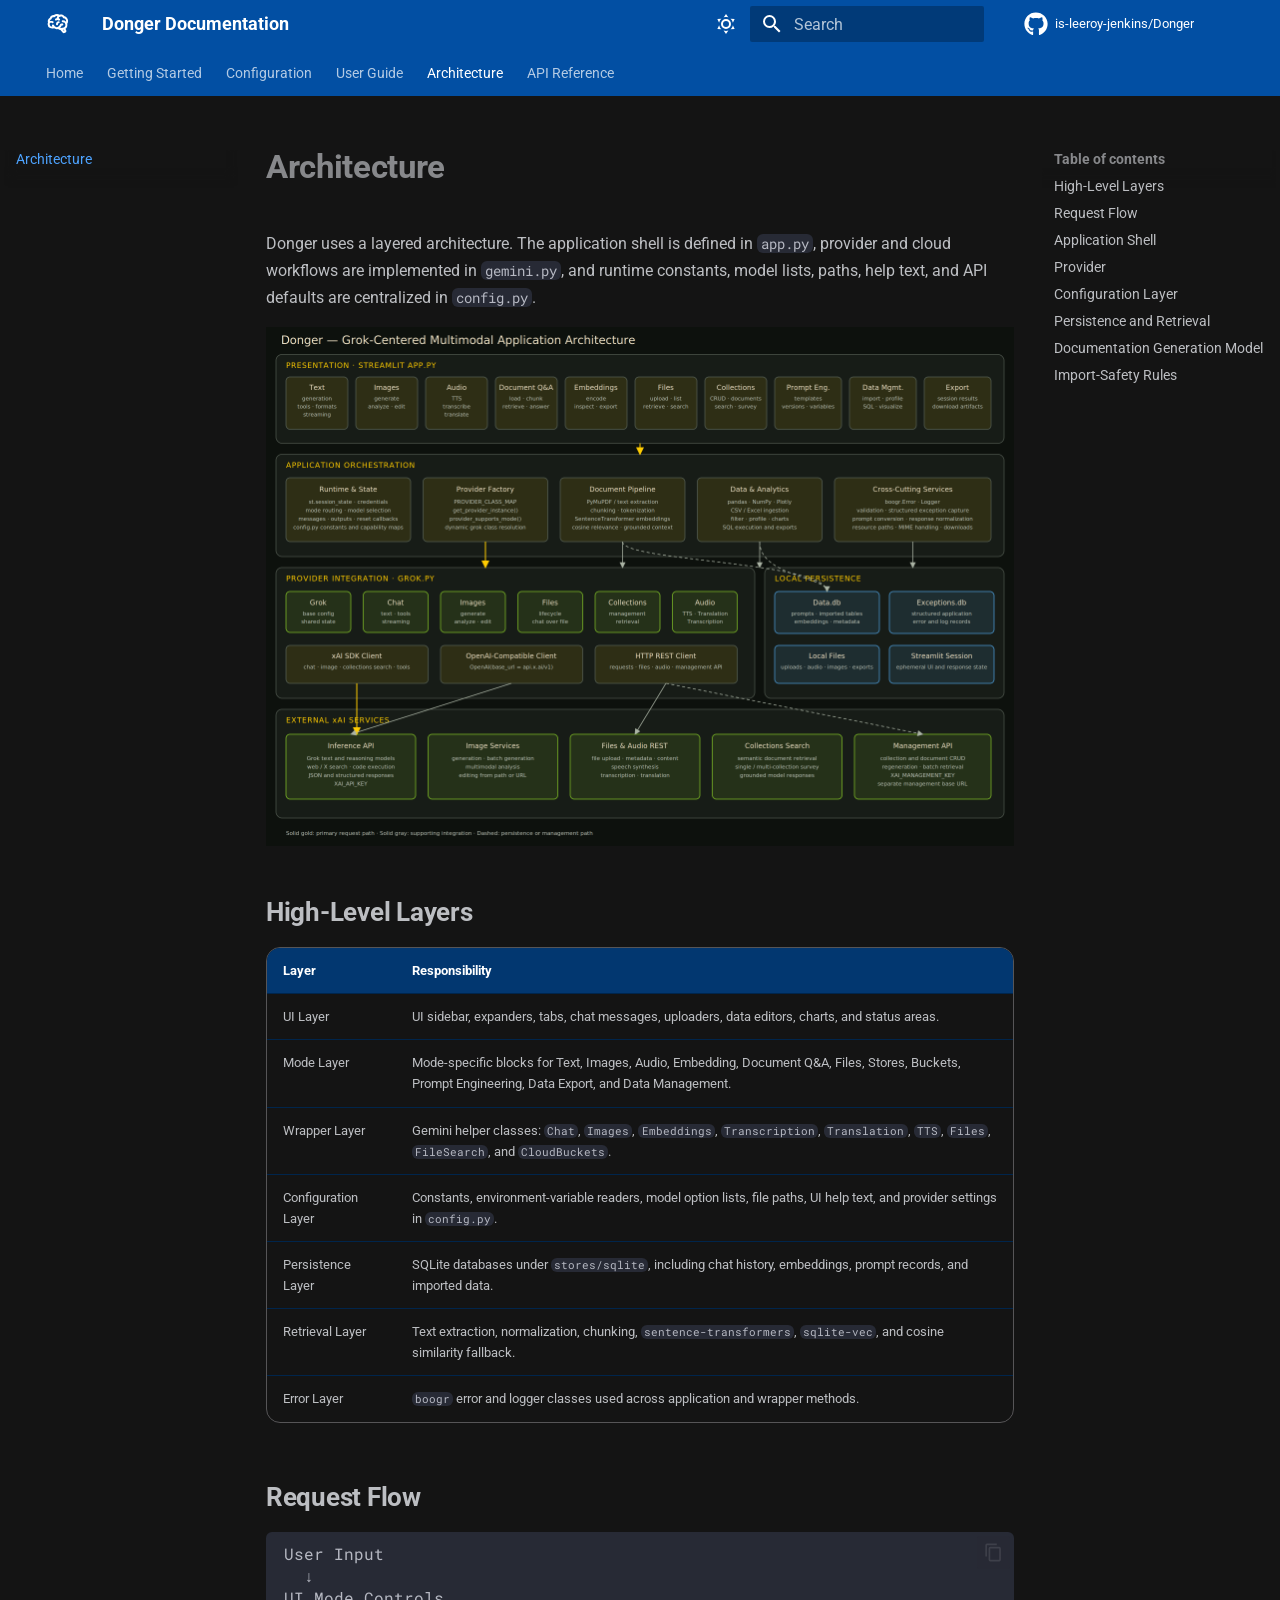
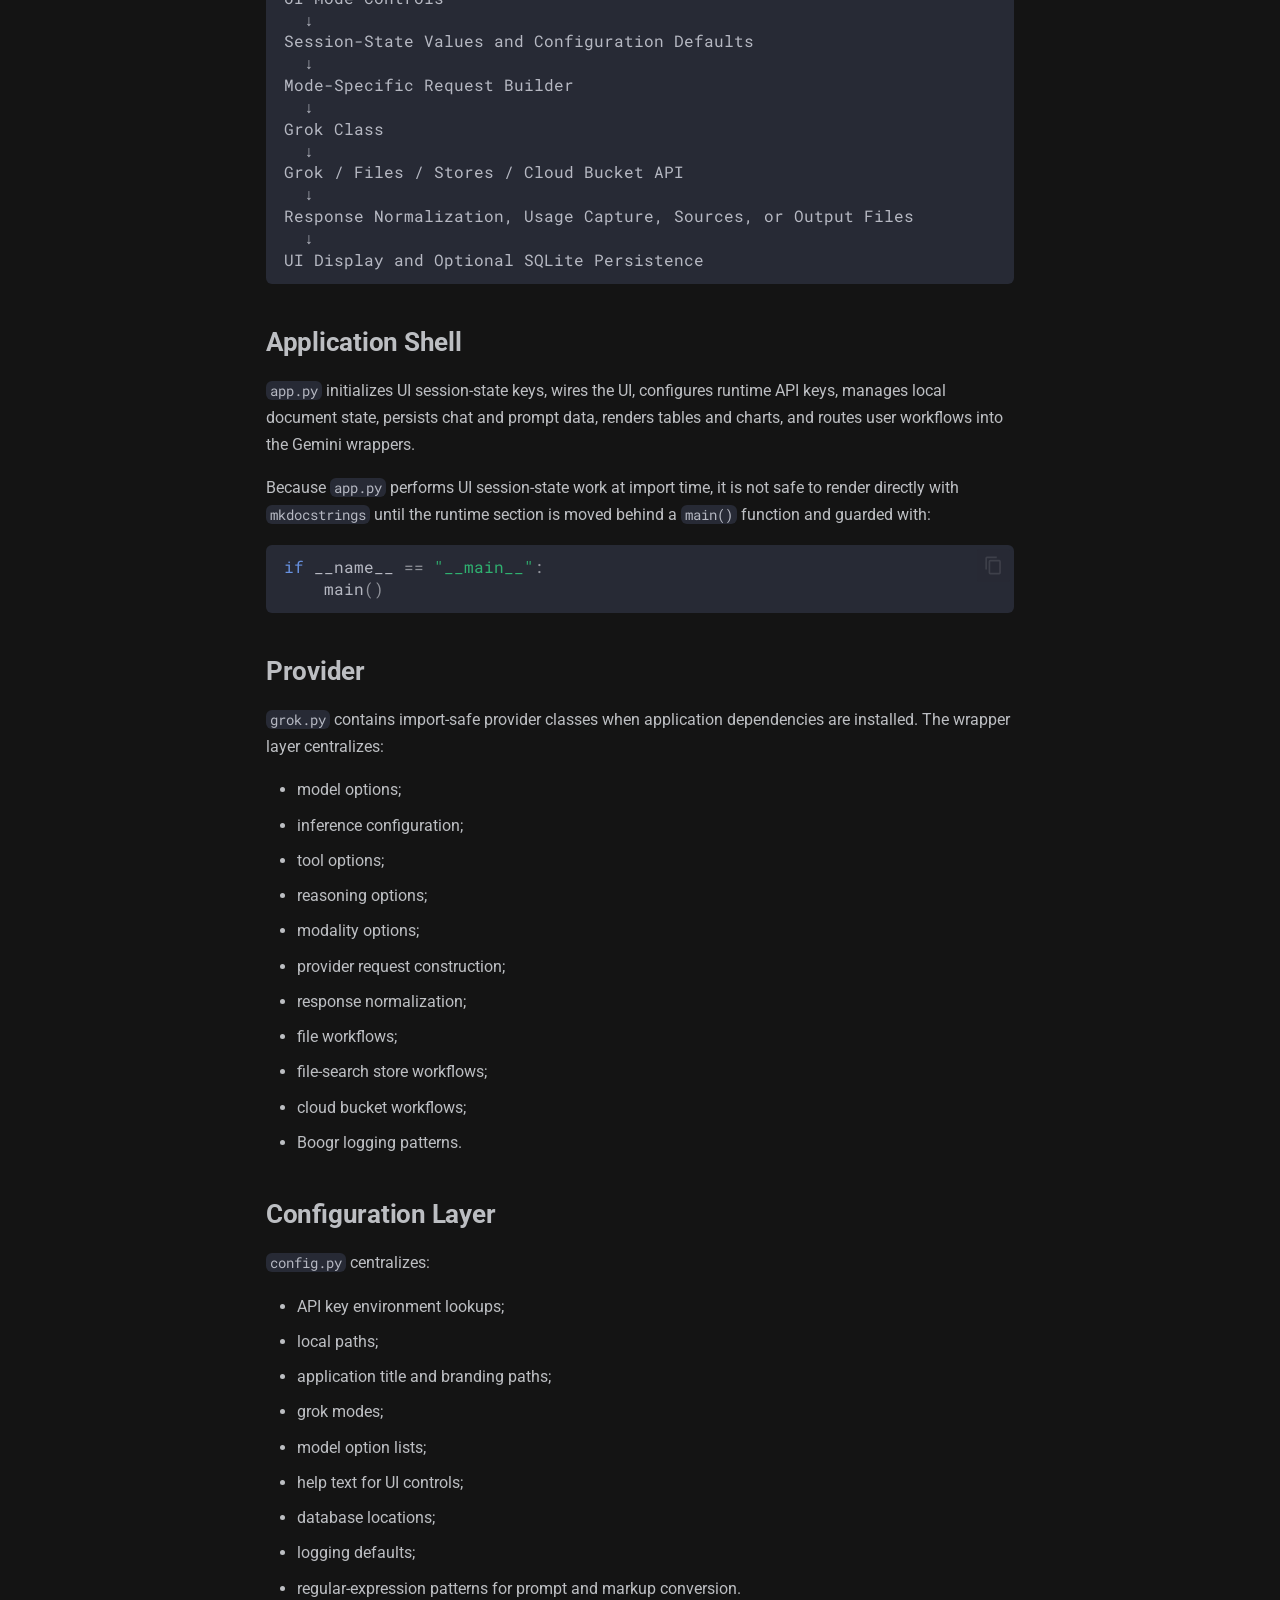
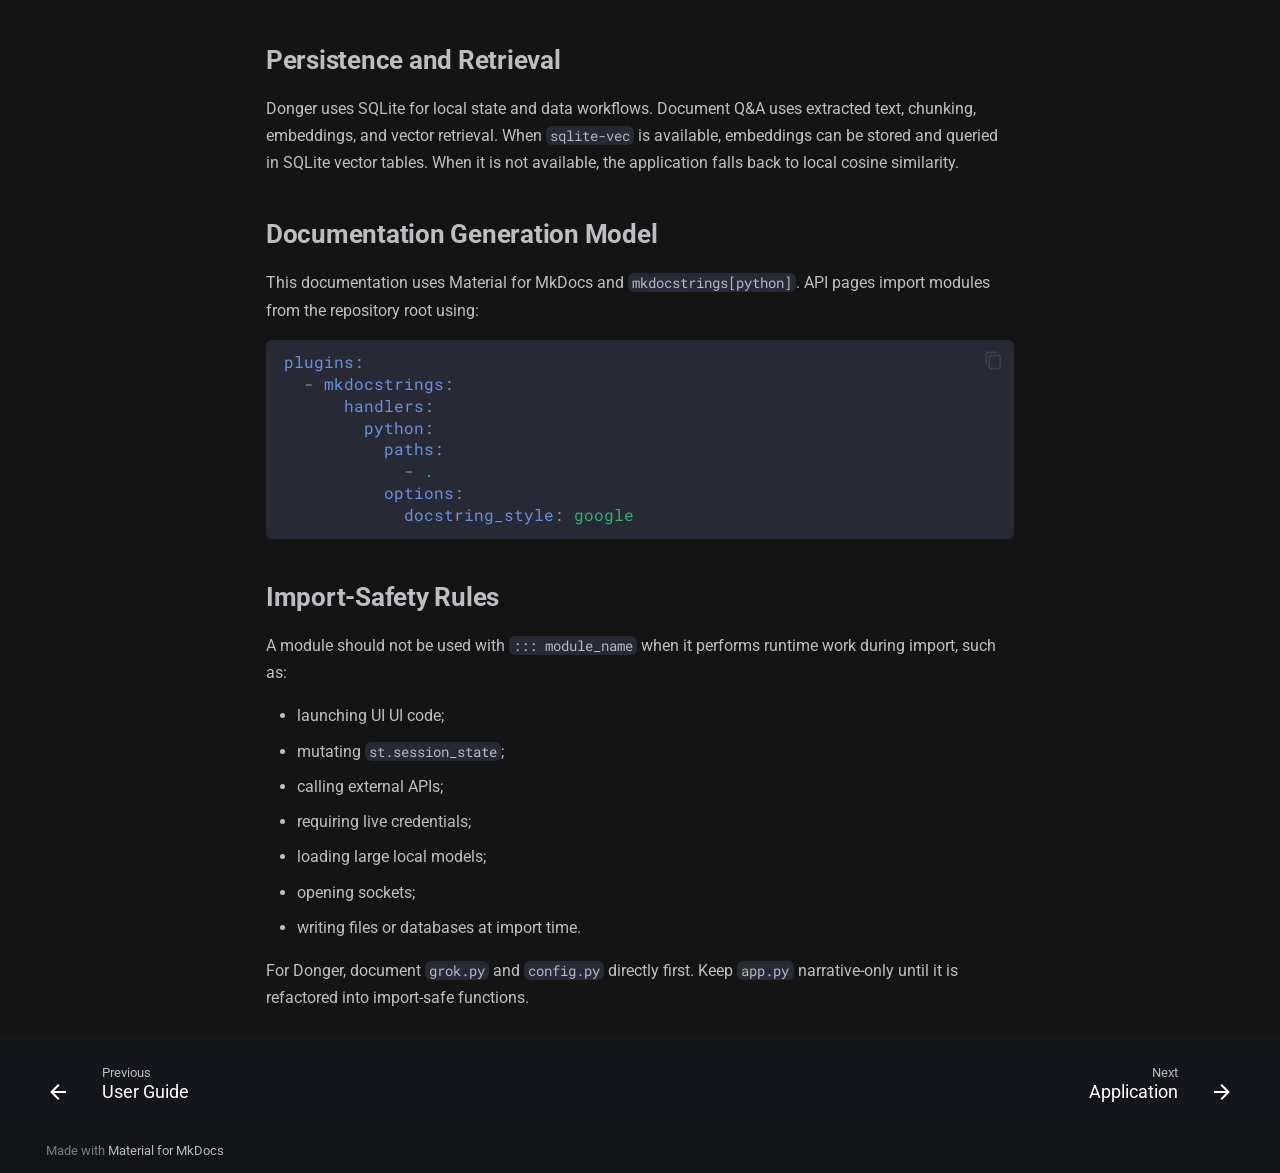
<file: architecture/index.html>
<!doctype html>
<html lang="en" class="no-js">
  <head>
    
      <meta charset="utf-8">
      <meta name="viewport" content="width=device-width,initial-scale=1">
      
        <meta name="description" content="Official documentation for Donger, a XAI-powered multimodal AI assistant for analysis, document review, retrieval, prompt management, and data workflows.">
      
      
        <meta name="author" content="Terry D. Eppler">
      
      
        <link rel="canonical" href="https://is-leeroy-jenkins.github.io/Donger/architecture/">
      
      
        <link rel="prev" href="../user-guide/">
      
      
        <link rel="next" href="../api/app/">
      
      
        
      
      
      <link rel="icon" href="../assets/images/favicon.png">
      <meta name="generator" content="mkdocs-1.6.1, mkdocs-material-9.7.7">
    
    
      
        <title>Architecture - Donger Documentation</title>
      
    
    
      <link rel="stylesheet" href="../assets/stylesheets/main.ec1eaa64.min.css">
      
        
        <link rel="stylesheet" href="../assets/stylesheets/palette.ab4e12ef.min.css">
      
      


    
    
      
    
    
      
        
        
        <link rel="preconnect" href="https://fonts.gstatic.com" crossorigin>
        <link rel="stylesheet" href="https://fonts.googleapis.com/css?family=Roboto:300,300i,400,400i,700,700i%7CRoboto+Mono:400,400i,700,700i&display=fallback">
        <style>:root{--md-text-font:"Roboto";--md-code-font:"Roboto Mono"}</style>
      
    
    
      <link rel="stylesheet" href="../assets/_mkdocstrings.css">
    
      <link rel="stylesheet" href="../stylesheets/extra.css">
    
    <script>__md_scope=new URL("..",location),__md_hash=e=>[...e].reduce(((e,_)=>(e<<5)-e+_.charCodeAt(0)),0),__md_get=(e,_=localStorage,t=__md_scope)=>JSON.parse(_.getItem(t.pathname+"."+e)),__md_set=(e,_,t=localStorage,a=__md_scope)=>{try{t.setItem(a.pathname+"."+e,JSON.stringify(_))}catch(e){}}</script>
    
      

    
    
  </head>
  
  
    
    
      
    
    
    
    
    <body dir="ltr" data-md-color-scheme="slate" data-md-color-primary="blue" data-md-color-accent="light-blue">
  
    
    <input class="md-toggle" data-md-toggle="drawer" type="checkbox" id="__drawer" autocomplete="off">
    <input class="md-toggle" data-md-toggle="search" type="checkbox" id="__search" autocomplete="off">
    <label class="md-overlay" for="__drawer"></label>
    <div data-md-component="skip">
      
        
        <a href="#architecture" class="md-skip">
          Skip to content
        </a>
      
    </div>
    <div data-md-component="announce">
      
    </div>
    
    
      

<header class="md-header" data-md-component="header">
  <nav class="md-header__inner md-grid" aria-label="Header">
    <a href=".." title="Donger Documentation" class="md-header__button md-logo" aria-label="Donger Documentation" data-md-component="logo">
      
  
  <svg xmlns="http://www.w3.org/2000/svg" viewBox="0 0 24 24"><path d="M21.33 12.91c.09 1.55-.62 3.04-1.89 3.95l.77 1.49c.23.45.26.98.06 1.45-.19.47-.58.84-1.06 1l-.79.25a1.687 1.687 0 0 1-1.86-.55L14.44 18c-.89-.15-1.73-.53-2.44-1.1-.5.15-1 .23-1.5.23-.88 0-1.76-.27-2.5-.79-.53.16-1.07.23-1.62.22-.79.01-1.57-.15-2.3-.45a4.1 4.1 0 0 1-2.43-3.61c-.08-.72.04-1.45.35-2.11-.29-.75-.32-1.57-.07-2.33C2.3 7.11 3 6.32 3.87 5.82c.58-1.69 2.21-2.82 4-2.7 1.6-1.5 4.05-1.66 5.83-.37.42-.11.86-.17 1.3-.17 1.36-.03 2.65.57 3.5 1.64 2.04.53 3.5 2.35 3.58 4.47.05 1.11-.25 2.2-.86 3.13.07.36.11.72.11 1.09m-5-1.41c.57.07 1.02.5 1.02 1.07a1 1 0 0 1-1 1h-.63c-.32.9-.88 1.69-1.62 2.29.25.09.51.14.77.21 5.13-.07 4.53-3.2 4.53-3.25a2.59 2.59 0 0 0-2.69-2.49 1 1 0 0 1-1-1 1 1 0 0 1 1-1c1.23.03 2.41.49 3.33 1.3.05-.29.08-.59.08-.89-.06-1.24-.62-2.32-2.87-2.53-1.25-2.96-4.4-1.32-4.4-.4-.03.23.21.72.25.75a1 1 0 0 1 1 1c0 .55-.45 1-1 1-.53-.02-1.03-.22-1.43-.56-.48.31-1.03.5-1.6.56-.57.05-1.04-.35-1.07-.9a.97.97 0 0 1 .88-1.1c.16-.02.94-.14.94-.77 0-.66.25-1.29.68-1.79-.92-.25-1.91.08-2.91 1.29C6.75 5 6 5.25 5.45 7.2 4.5 7.67 4 8 3.78 9c1.08-.22 2.19-.13 3.22.25.5.19.78.75.59 1.29-.19.52-.77.78-1.29.59-.73-.32-1.55-.34-2.3-.06-.32.27-.32.83-.32 1.27 0 .74.37 1.43 1 1.83.53.27 1.12.41 1.71.4q-.225-.39-.39-.81a1.038 1.038 0 0 1 1.96-.68c.4 1.14 1.42 1.92 2.62 2.05 1.37-.07 2.59-.88 3.19-2.13.23-1.38 1.34-1.5 2.56-1.5m2 7.47-.62-1.3-.71.16 1 1.25zm-4.65-8.61a1 1 0 0 0-.91-1.03c-.71-.04-1.4.2-1.93.67-.57.58-.87 1.38-.84 2.19a1 1 0 0 0 1 1c.57 0 1-.45 1-1 0-.27.07-.54.23-.76.12-.1.27-.15.43-.15.55.03 1.02-.38 1.02-.92"/></svg>

    </a>
    <label class="md-header__button md-icon" for="__drawer">
      
      <svg xmlns="http://www.w3.org/2000/svg" viewBox="0 0 24 24"><path d="M3 6h18v2H3zm0 5h18v2H3zm0 5h18v2H3z"/></svg>
    </label>
    <div class="md-header__title" data-md-component="header-title">
      <div class="md-header__ellipsis">
        <div class="md-header__topic">
          <span class="md-ellipsis">
            Donger Documentation
          </span>
        </div>
        <div class="md-header__topic" data-md-component="header-topic">
          <span class="md-ellipsis">
            
              Architecture
            
          </span>
        </div>
      </div>
    </div>
    
      
        <form class="md-header__option" data-md-component="palette">
  
    
    
    
    <input class="md-option" data-md-color-media="" data-md-color-scheme="slate" data-md-color-primary="blue" data-md-color-accent="light-blue"  aria-label="Switch to light mode"  type="radio" name="__palette" id="__palette_0">
    
      <label class="md-header__button md-icon" title="Switch to light mode" for="__palette_1" hidden>
        <svg xmlns="http://www.w3.org/2000/svg" viewBox="0 0 24 24"><path d="M12 7a5 5 0 0 1 5 5 5 5 0 0 1-5 5 5 5 0 0 1-5-5 5 5 0 0 1 5-5m0 2a3 3 0 0 0-3 3 3 3 0 0 0 3 3 3 3 0 0 0 3-3 3 3 0 0 0-3-3m0-7 2.39 3.42C13.65 5.15 12.84 5 12 5s-1.65.15-2.39.42zM3.34 7l4.16-.35A7.2 7.2 0 0 0 5.94 8.5c-.44.74-.69 1.5-.83 2.29zm.02 10 1.76-3.77a7.131 7.131 0 0 0 2.38 4.14zM20.65 7l-1.77 3.79a7.02 7.02 0 0 0-2.38-4.15zm-.01 10-4.14.36c.59-.51 1.12-1.14 1.54-1.86.42-.73.69-1.5.83-2.29zM12 22l-2.41-3.44c.74.27 1.55.44 2.41.44.82 0 1.63-.17 2.37-.44z"/></svg>
      </label>
    
  
    
    
    
    <input class="md-option" data-md-color-media="" data-md-color-scheme="default" data-md-color-primary="blue" data-md-color-accent="light-blue"  aria-label="Switch to dark mode"  type="radio" name="__palette" id="__palette_1">
    
      <label class="md-header__button md-icon" title="Switch to dark mode" for="__palette_0" hidden>
        <svg xmlns="http://www.w3.org/2000/svg" viewBox="0 0 24 24"><path d="m17.75 4.09-2.53 1.94.91 3.06-2.63-1.81-2.63 1.81.91-3.06-2.53-1.94L12.44 4l1.06-3 1.06 3zm3.5 6.91-1.64 1.25.59 1.98-1.7-1.17-1.7 1.17.59-1.98L15.75 11l2.06-.05L18.5 9l.69 1.95zm-2.28 4.95c.83-.08 1.72 1.1 1.19 1.85-.32.45-.66.87-1.08 1.27C15.17 23 8.84 23 4.94 19.07c-3.91-3.9-3.91-10.24 0-14.14.4-.4.82-.76 1.27-1.08.75-.53 1.93.36 1.85 1.19-.27 2.86.69 5.83 2.89 8.02a9.96 9.96 0 0 0 8.02 2.89m-1.64 2.02a12.08 12.08 0 0 1-7.8-3.47c-2.17-2.19-3.33-5-3.49-7.82-2.81 3.14-2.7 7.96.31 10.98 3.02 3.01 7.84 3.12 10.98.31"/></svg>
      </label>
    
  
</form>
      
    
    
      <script>var palette=__md_get("__palette");if(palette&&palette.color){if("(prefers-color-scheme)"===palette.color.media){var media=matchMedia("(prefers-color-scheme: light)"),input=document.querySelector(media.matches?"[data-md-color-media='(prefers-color-scheme: light)']":"[data-md-color-media='(prefers-color-scheme: dark)']");palette.color.media=input.getAttribute("data-md-color-media"),palette.color.scheme=input.getAttribute("data-md-color-scheme"),palette.color.primary=input.getAttribute("data-md-color-primary"),palette.color.accent=input.getAttribute("data-md-color-accent")}for(var[key,value]of Object.entries(palette.color))document.body.setAttribute("data-md-color-"+key,value)}</script>
    
    
    
      
      
        <label class="md-header__button md-icon" for="__search">
          
          <svg xmlns="http://www.w3.org/2000/svg" viewBox="0 0 24 24"><path d="M9.5 3A6.5 6.5 0 0 1 16 9.5c0 1.61-.59 3.09-1.56 4.23l.27.27h.79l5 5-1.5 1.5-5-5v-.79l-.27-.27A6.52 6.52 0 0 1 9.5 16 6.5 6.5 0 0 1 3 9.5 6.5 6.5 0 0 1 9.5 3m0 2C7 5 5 7 5 9.5S7 14 9.5 14 14 12 14 9.5 12 5 9.5 5"/></svg>
        </label>
        <div class="md-search" data-md-component="search" role="dialog">
  <label class="md-search__overlay" for="__search"></label>
  <div class="md-search__inner" role="search">
    <form class="md-search__form" name="search">
      <input type="text" class="md-search__input" name="query" aria-label="Search" placeholder="Search" autocapitalize="off" autocorrect="off" autocomplete="off" spellcheck="false" data-md-component="search-query" required>
      <label class="md-search__icon md-icon" for="__search">
        
        <svg xmlns="http://www.w3.org/2000/svg" viewBox="0 0 24 24"><path d="M9.5 3A6.5 6.5 0 0 1 16 9.5c0 1.61-.59 3.09-1.56 4.23l.27.27h.79l5 5-1.5 1.5-5-5v-.79l-.27-.27A6.52 6.52 0 0 1 9.5 16 6.5 6.5 0 0 1 3 9.5 6.5 6.5 0 0 1 9.5 3m0 2C7 5 5 7 5 9.5S7 14 9.5 14 14 12 14 9.5 12 5 9.5 5"/></svg>
        
        <svg xmlns="http://www.w3.org/2000/svg" viewBox="0 0 24 24"><path d="M20 11v2H8l5.5 5.5-1.42 1.42L4.16 12l7.92-7.92L13.5 5.5 8 11z"/></svg>
      </label>
      <nav class="md-search__options" aria-label="Search">
        
          <a href="javascript:void(0)" class="md-search__icon md-icon" title="Share" aria-label="Share" data-clipboard data-clipboard-text="" data-md-component="search-share" tabindex="-1">
            
            <svg xmlns="http://www.w3.org/2000/svg" viewBox="0 0 24 24"><path d="M18 16.08c-.76 0-1.44.3-1.96.77L8.91 12.7c.05-.23.09-.46.09-.7s-.04-.47-.09-.7l7.05-4.11c.54.5 1.25.81 2.04.81a3 3 0 0 0 3-3 3 3 0 0 0-3-3 3 3 0 0 0-3 3c0 .24.04.47.09.7L8.04 9.81C7.5 9.31 6.79 9 6 9a3 3 0 0 0-3 3 3 3 0 0 0 3 3c.79 0 1.5-.31 2.04-.81l7.12 4.15c-.05.21-.08.43-.08.66 0 1.61 1.31 2.91 2.92 2.91s2.92-1.3 2.92-2.91A2.92 2.92 0 0 0 18 16.08"/></svg>
          </a>
        
        <button type="reset" class="md-search__icon md-icon" title="Clear" aria-label="Clear" tabindex="-1">
          
          <svg xmlns="http://www.w3.org/2000/svg" viewBox="0 0 24 24"><path d="M19 6.41 17.59 5 12 10.59 6.41 5 5 6.41 10.59 12 5 17.59 6.41 19 12 13.41 17.59 19 19 17.59 13.41 12z"/></svg>
        </button>
      </nav>
      
        <div class="md-search__suggest" data-md-component="search-suggest"></div>
      
    </form>
    <div class="md-search__output">
      <div class="md-search__scrollwrap" tabindex="0" data-md-scrollfix>
        <div class="md-search-result" data-md-component="search-result">
          <div class="md-search-result__meta">
            Initializing search
          </div>
          <ol class="md-search-result__list" role="presentation"></ol>
        </div>
      </div>
    </div>
  </div>
</div>
      
    
    
      <div class="md-header__source">
        <a href="https://github.com/is-leeroy-jenkins/Donger" title="Go to repository" class="md-source" data-md-component="source">
  <div class="md-source__icon md-icon">
    
    <svg xmlns="http://www.w3.org/2000/svg" viewBox="0 0 512 512"><!--! Font Awesome Free 7.1.0 by @fontawesome - https://fontawesome.com License - https://fontawesome.com/license/free (Icons: CC BY 4.0, Fonts: SIL OFL 1.1, Code: MIT License) Copyright 2025 Fonticons, Inc.--><path d="M173.9 397.4c0 2-2.3 3.6-5.2 3.6-3.3.3-5.6-1.3-5.6-3.6 0-2 2.3-3.6 5.2-3.6 3-.3 5.6 1.3 5.6 3.6m-31.1-4.5c-.7 2 1.3 4.3 4.3 4.9 2.6 1 5.6 0 6.2-2s-1.3-4.3-4.3-5.2c-2.6-.7-5.5.3-6.2 2.3m44.2-1.7c-2.9.7-4.9 2.6-4.6 4.9.3 2 2.9 3.3 5.9 2.6 2.9-.7 4.9-2.6 4.6-4.6-.3-1.9-3-3.2-5.9-2.9M252.8 8C114.1 8 8 113.3 8 252c0 110.9 69.8 205.8 169.5 239.2 12.8 2.3 17.3-5.6 17.3-12.1 0-6.2-.3-40.4-.3-61.4 0 0-70 15-84.7-29.8 0 0-11.4-29.1-27.8-36.6 0 0-22.9-15.7 1.6-15.4 0 0 24.9 2 38.6 25.8 21.9 38.6 58.6 27.5 72.9 20.9 2.3-16 8.8-27.1 16-33.7-55.9-6.2-112.3-14.3-112.3-110.5 0-27.5 7.6-41.3 23.6-58.9-2.6-6.5-11.1-33.3 2.6-67.9 20.9-6.5 69 27 69 27 20-5.6 41.5-8.5 62.8-8.5s42.8 2.9 62.8 8.5c0 0 48.1-33.6 69-27 13.7 34.7 5.2 61.4 2.6 67.9 16 17.7 25.8 31.5 25.8 58.9 0 96.5-58.9 104.2-114.8 110.5 9.2 7.9 17 22.9 17 46.4 0 33.7-.3 75.4-.3 83.6 0 6.5 4.6 14.4 17.3 12.1C436.2 457.8 504 362.9 504 252 504 113.3 391.5 8 252.8 8M105.2 352.9c-1.3 1-1 3.3.7 5.2 1.6 1.6 3.9 2.3 5.2 1 1.3-1 1-3.3-.7-5.2-1.6-1.6-3.9-2.3-5.2-1m-10.8-8.1c-.7 1.3.3 2.9 2.3 3.9 1.6 1 3.6.7 4.3-.7.7-1.3-.3-2.9-2.3-3.9-2-.6-3.6-.3-4.3.7m32.4 35.6c-1.6 1.3-1 4.3 1.3 6.2 2.3 2.3 5.2 2.6 6.5 1 1.3-1.3.7-4.3-1.3-6.2-2.2-2.3-5.2-2.6-6.5-1m-11.4-14.7c-1.6 1-1.6 3.6 0 5.9s4.3 3.3 5.6 2.3c1.6-1.3 1.6-3.9 0-6.2-1.4-2.3-4-3.3-5.6-2"/></svg>
  </div>
  <div class="md-source__repository">
    is-leeroy-jenkins/Donger
  </div>
</a>
      </div>
    
  </nav>
  
</header>
    
    <div class="md-container" data-md-component="container">
      
      
        
          
            
<nav class="md-tabs" aria-label="Tabs" data-md-component="tabs">
  <div class="md-grid">
    <ul class="md-tabs__list">
      
        
  
  
  
  
    <li class="md-tabs__item">
      <a href=".." class="md-tabs__link">
        
  
  
    
  
  Home

      </a>
    </li>
  

      
        
  
  
  
  
    <li class="md-tabs__item">
      <a href="../getting-started/" class="md-tabs__link">
        
  
  
    
  
  Getting Started

      </a>
    </li>
  

      
        
  
  
  
  
    <li class="md-tabs__item">
      <a href="../configuration/" class="md-tabs__link">
        
  
  
    
  
  Configuration

      </a>
    </li>
  

      
        
  
  
  
  
    <li class="md-tabs__item">
      <a href="../user-guide/" class="md-tabs__link">
        
  
  
    
  
  User Guide

      </a>
    </li>
  

      
        
  
  
  
    
  
  
    <li class="md-tabs__item md-tabs__item--active">
      <a href="./" class="md-tabs__link">
        
  
  
    
  
  Architecture

      </a>
    </li>
  

      
        
  
  
  
  
    
    
      <li class="md-tabs__item">
        <a href="../api/app/" class="md-tabs__link">
          
  
  
    
  
  API Reference

        </a>
      </li>
    
  

      
    </ul>
  </div>
</nav>
          
        
      
      <main class="md-main" data-md-component="main">
        <div class="md-main__inner md-grid">
          
            
              
              <div class="md-sidebar md-sidebar--primary" data-md-component="sidebar" data-md-type="navigation" >
                <div class="md-sidebar__scrollwrap">
                  <div class="md-sidebar__inner">
                    


  


<nav class="md-nav md-nav--primary md-nav--lifted" aria-label="Navigation" data-md-level="0">
  <label class="md-nav__title" for="__drawer">
    <a href=".." title="Donger Documentation" class="md-nav__button md-logo" aria-label="Donger Documentation" data-md-component="logo">
      
  
  <svg xmlns="http://www.w3.org/2000/svg" viewBox="0 0 24 24"><path d="M21.33 12.91c.09 1.55-.62 3.04-1.89 3.95l.77 1.49c.23.45.26.98.06 1.45-.19.47-.58.84-1.06 1l-.79.25a1.687 1.687 0 0 1-1.86-.55L14.44 18c-.89-.15-1.73-.53-2.44-1.1-.5.15-1 .23-1.5.23-.88 0-1.76-.27-2.5-.79-.53.16-1.07.23-1.62.22-.79.01-1.57-.15-2.3-.45a4.1 4.1 0 0 1-2.43-3.61c-.08-.72.04-1.45.35-2.11-.29-.75-.32-1.57-.07-2.33C2.3 7.11 3 6.32 3.87 5.82c.58-1.69 2.21-2.82 4-2.7 1.6-1.5 4.05-1.66 5.83-.37.42-.11.86-.17 1.3-.17 1.36-.03 2.65.57 3.5 1.64 2.04.53 3.5 2.35 3.58 4.47.05 1.11-.25 2.2-.86 3.13.07.36.11.72.11 1.09m-5-1.41c.57.07 1.02.5 1.02 1.07a1 1 0 0 1-1 1h-.63c-.32.9-.88 1.69-1.62 2.29.25.09.51.14.77.21 5.13-.07 4.53-3.2 4.53-3.25a2.59 2.59 0 0 0-2.69-2.49 1 1 0 0 1-1-1 1 1 0 0 1 1-1c1.23.03 2.41.49 3.33 1.3.05-.29.08-.59.08-.89-.06-1.24-.62-2.32-2.87-2.53-1.25-2.96-4.4-1.32-4.4-.4-.03.23.21.72.25.75a1 1 0 0 1 1 1c0 .55-.45 1-1 1-.53-.02-1.03-.22-1.43-.56-.48.31-1.03.5-1.6.56-.57.05-1.04-.35-1.07-.9a.97.97 0 0 1 .88-1.1c.16-.02.94-.14.94-.77 0-.66.25-1.29.68-1.79-.92-.25-1.91.08-2.91 1.29C6.75 5 6 5.25 5.45 7.2 4.5 7.67 4 8 3.78 9c1.08-.22 2.19-.13 3.22.25.5.19.78.75.59 1.29-.19.52-.77.78-1.29.59-.73-.32-1.55-.34-2.3-.06-.32.27-.32.83-.32 1.27 0 .74.37 1.43 1 1.83.53.27 1.12.41 1.71.4q-.225-.39-.39-.81a1.038 1.038 0 0 1 1.96-.68c.4 1.14 1.42 1.92 2.62 2.05 1.37-.07 2.59-.88 3.19-2.13.23-1.38 1.34-1.5 2.56-1.5m2 7.47-.62-1.3-.71.16 1 1.25zm-4.65-8.61a1 1 0 0 0-.91-1.03c-.71-.04-1.4.2-1.93.67-.57.58-.87 1.38-.84 2.19a1 1 0 0 0 1 1c.57 0 1-.45 1-1 0-.27.07-.54.23-.76.12-.1.27-.15.43-.15.55.03 1.02-.38 1.02-.92"/></svg>

    </a>
    Donger Documentation
  </label>
  
    <div class="md-nav__source">
      <a href="https://github.com/is-leeroy-jenkins/Donger" title="Go to repository" class="md-source" data-md-component="source">
  <div class="md-source__icon md-icon">
    
    <svg xmlns="http://www.w3.org/2000/svg" viewBox="0 0 512 512"><!--! Font Awesome Free 7.1.0 by @fontawesome - https://fontawesome.com License - https://fontawesome.com/license/free (Icons: CC BY 4.0, Fonts: SIL OFL 1.1, Code: MIT License) Copyright 2025 Fonticons, Inc.--><path d="M173.9 397.4c0 2-2.3 3.6-5.2 3.6-3.3.3-5.6-1.3-5.6-3.6 0-2 2.3-3.6 5.2-3.6 3-.3 5.6 1.3 5.6 3.6m-31.1-4.5c-.7 2 1.3 4.3 4.3 4.9 2.6 1 5.6 0 6.2-2s-1.3-4.3-4.3-5.2c-2.6-.7-5.5.3-6.2 2.3m44.2-1.7c-2.9.7-4.9 2.6-4.6 4.9.3 2 2.9 3.3 5.9 2.6 2.9-.7 4.9-2.6 4.6-4.6-.3-1.9-3-3.2-5.9-2.9M252.8 8C114.1 8 8 113.3 8 252c0 110.9 69.8 205.8 169.5 239.2 12.8 2.3 17.3-5.6 17.3-12.1 0-6.2-.3-40.4-.3-61.4 0 0-70 15-84.7-29.8 0 0-11.4-29.1-27.8-36.6 0 0-22.9-15.7 1.6-15.4 0 0 24.9 2 38.6 25.8 21.9 38.6 58.6 27.5 72.9 20.9 2.3-16 8.8-27.1 16-33.7-55.9-6.2-112.3-14.3-112.3-110.5 0-27.5 7.6-41.3 23.6-58.9-2.6-6.5-11.1-33.3 2.6-67.9 20.9-6.5 69 27 69 27 20-5.6 41.5-8.5 62.8-8.5s42.8 2.9 62.8 8.5c0 0 48.1-33.6 69-27 13.7 34.7 5.2 61.4 2.6 67.9 16 17.7 25.8 31.5 25.8 58.9 0 96.5-58.9 104.2-114.8 110.5 9.2 7.9 17 22.9 17 46.4 0 33.7-.3 75.4-.3 83.6 0 6.5 4.6 14.4 17.3 12.1C436.2 457.8 504 362.9 504 252 504 113.3 391.5 8 252.8 8M105.2 352.9c-1.3 1-1 3.3.7 5.2 1.6 1.6 3.9 2.3 5.2 1 1.3-1 1-3.3-.7-5.2-1.6-1.6-3.9-2.3-5.2-1m-10.8-8.1c-.7 1.3.3 2.9 2.3 3.9 1.6 1 3.6.7 4.3-.7.7-1.3-.3-2.9-2.3-3.9-2-.6-3.6-.3-4.3.7m32.4 35.6c-1.6 1.3-1 4.3 1.3 6.2 2.3 2.3 5.2 2.6 6.5 1 1.3-1.3.7-4.3-1.3-6.2-2.2-2.3-5.2-2.6-6.5-1m-11.4-14.7c-1.6 1-1.6 3.6 0 5.9s4.3 3.3 5.6 2.3c1.6-1.3 1.6-3.9 0-6.2-1.4-2.3-4-3.3-5.6-2"/></svg>
  </div>
  <div class="md-source__repository">
    is-leeroy-jenkins/Donger
  </div>
</a>
    </div>
  
  <ul class="md-nav__list" data-md-scrollfix>
    
      
      
  
  
  
  
    <li class="md-nav__item">
      <a href=".." class="md-nav__link">
        
  
  
  <span class="md-ellipsis">
    
  
    Home
  

    
  </span>
  
  

      </a>
    </li>
  

    
      
      
  
  
  
  
    <li class="md-nav__item">
      <a href="../getting-started/" class="md-nav__link">
        
  
  
  <span class="md-ellipsis">
    
  
    Getting Started
  

    
  </span>
  
  

      </a>
    </li>
  

    
      
      
  
  
  
  
    <li class="md-nav__item">
      <a href="../configuration/" class="md-nav__link">
        
  
  
  <span class="md-ellipsis">
    
  
    Configuration
  

    
  </span>
  
  

      </a>
    </li>
  

    
      
      
  
  
  
  
    <li class="md-nav__item">
      <a href="../user-guide/" class="md-nav__link">
        
  
  
  <span class="md-ellipsis">
    
  
    User Guide
  

    
  </span>
  
  

      </a>
    </li>
  

    
      
      
  
  
    
  
  
  
    <li class="md-nav__item md-nav__item--active">
      
      <input class="md-nav__toggle md-toggle" type="checkbox" id="__toc">
      
      
        
      
      
        <label class="md-nav__link md-nav__link--active" for="__toc">
          
  
  
  <span class="md-ellipsis">
    
  
    Architecture
  

    
  </span>
  
  

          <span class="md-nav__icon md-icon"></span>
        </label>
      
      <a href="./" class="md-nav__link md-nav__link--active">
        
  
  
  <span class="md-ellipsis">
    
  
    Architecture
  

    
  </span>
  
  

      </a>
      
        

<nav class="md-nav md-nav--secondary" aria-label="Table of contents">
  
  
  
    
  
  
    <label class="md-nav__title" for="__toc">
      <span class="md-nav__icon md-icon"></span>
      Table of contents
    </label>
    <ul class="md-nav__list" data-md-component="toc" data-md-scrollfix>
      
        <li class="md-nav__item">
  <a href="#high-level-layers" class="md-nav__link">
    <span class="md-ellipsis">
      
        High-Level Layers
      
    </span>
  </a>
  
</li>
      
        <li class="md-nav__item">
  <a href="#request-flow" class="md-nav__link">
    <span class="md-ellipsis">
      
        Request Flow
      
    </span>
  </a>
  
</li>
      
        <li class="md-nav__item">
  <a href="#application-shell" class="md-nav__link">
    <span class="md-ellipsis">
      
        Application Shell
      
    </span>
  </a>
  
</li>
      
        <li class="md-nav__item">
  <a href="#provider" class="md-nav__link">
    <span class="md-ellipsis">
      
        Provider
      
    </span>
  </a>
  
</li>
      
        <li class="md-nav__item">
  <a href="#configuration-layer" class="md-nav__link">
    <span class="md-ellipsis">
      
        Configuration Layer
      
    </span>
  </a>
  
</li>
      
        <li class="md-nav__item">
  <a href="#persistence-and-retrieval" class="md-nav__link">
    <span class="md-ellipsis">
      
        Persistence and Retrieval
      
    </span>
  </a>
  
</li>
      
        <li class="md-nav__item">
  <a href="#documentation-generation-model" class="md-nav__link">
    <span class="md-ellipsis">
      
        Documentation Generation Model
      
    </span>
  </a>
  
</li>
      
        <li class="md-nav__item">
  <a href="#import-safety-rules" class="md-nav__link">
    <span class="md-ellipsis">
      
        Import-Safety Rules
      
    </span>
  </a>
  
</li>
      
    </ul>
  
</nav>
      
    </li>
  

    
      
      
  
  
  
  
    
    
      
        
      
        
      
        
      
    
    
    
      
      
        
      
    
    
    <li class="md-nav__item md-nav__item--nested">
      
        
        
          
        
        <input class="md-nav__toggle md-toggle md-toggle--indeterminate" type="checkbox" id="__nav_6" >
        
          
          <label class="md-nav__link" for="__nav_6" id="__nav_6_label" tabindex="0">
            
  
  
  <span class="md-ellipsis">
    
  
    API Reference
  

    
  </span>
  
  

            <span class="md-nav__icon md-icon"></span>
          </label>
        
        <nav class="md-nav" data-md-level="1" aria-labelledby="__nav_6_label" aria-expanded="false">
          <label class="md-nav__title" for="__nav_6">
            <span class="md-nav__icon md-icon"></span>
            
  
    API Reference
  

          </label>
          <ul class="md-nav__list" data-md-scrollfix>
            
              
                
  
  
  
  
    <li class="md-nav__item">
      <a href="../api/app/" class="md-nav__link">
        
  
  
  <span class="md-ellipsis">
    
  
    Application
  

    
  </span>
  
  

      </a>
    </li>
  

              
            
              
                
  
  
  
  
    <li class="md-nav__item">
      <a href="../api/grok/" class="md-nav__link">
        
  
  
  <span class="md-ellipsis">
    
  
    Grok xAI
  

    
  </span>
  
  

      </a>
    </li>
  

              
            
              
                
  
  
  
  
    <li class="md-nav__item">
      <a href="../api/config/" class="md-nav__link">
        
  
  
  <span class="md-ellipsis">
    
  
    Configuration
  

    
  </span>
  
  

      </a>
    </li>
  

              
            
          </ul>
        </nav>
      
    </li>
  

    
  </ul>
</nav>
                  </div>
                </div>
              </div>
            
            
              
              <div class="md-sidebar md-sidebar--secondary" data-md-component="sidebar" data-md-type="toc" >
                <div class="md-sidebar__scrollwrap">
                  <div class="md-sidebar__inner">
                    

<nav class="md-nav md-nav--secondary" aria-label="Table of contents">
  
  
  
    
  
  
    <label class="md-nav__title" for="__toc">
      <span class="md-nav__icon md-icon"></span>
      Table of contents
    </label>
    <ul class="md-nav__list" data-md-component="toc" data-md-scrollfix>
      
        <li class="md-nav__item">
  <a href="#high-level-layers" class="md-nav__link">
    <span class="md-ellipsis">
      
        High-Level Layers
      
    </span>
  </a>
  
</li>
      
        <li class="md-nav__item">
  <a href="#request-flow" class="md-nav__link">
    <span class="md-ellipsis">
      
        Request Flow
      
    </span>
  </a>
  
</li>
      
        <li class="md-nav__item">
  <a href="#application-shell" class="md-nav__link">
    <span class="md-ellipsis">
      
        Application Shell
      
    </span>
  </a>
  
</li>
      
        <li class="md-nav__item">
  <a href="#provider" class="md-nav__link">
    <span class="md-ellipsis">
      
        Provider
      
    </span>
  </a>
  
</li>
      
        <li class="md-nav__item">
  <a href="#configuration-layer" class="md-nav__link">
    <span class="md-ellipsis">
      
        Configuration Layer
      
    </span>
  </a>
  
</li>
      
        <li class="md-nav__item">
  <a href="#persistence-and-retrieval" class="md-nav__link">
    <span class="md-ellipsis">
      
        Persistence and Retrieval
      
    </span>
  </a>
  
</li>
      
        <li class="md-nav__item">
  <a href="#documentation-generation-model" class="md-nav__link">
    <span class="md-ellipsis">
      
        Documentation Generation Model
      
    </span>
  </a>
  
</li>
      
        <li class="md-nav__item">
  <a href="#import-safety-rules" class="md-nav__link">
    <span class="md-ellipsis">
      
        Import-Safety Rules
      
    </span>
  </a>
  
</li>
      
    </ul>
  
</nav>
                  </div>
                </div>
              </div>
            
          
          
            <div class="md-content" data-md-component="content">
              
              <article class="md-content__inner md-typeset">
                
                  


  
  


<h1 id="architecture">Architecture<a class="headerlink" href="#architecture" title="Permanent link">&para;</a></h1>
<p>Donger uses a layered architecture. The application shell is defined in <code>app.py</code>, provider and cloud workflows are implemented in <code>gemini.py</code>, and runtime constants, model lists, paths, help text, and API defaults are centralized in <code>config.py</code>.</p>
<p><img alt="Donger Architecture" src="../images/donger-architecture.png" /></p>
<h2 id="high-level-layers">High-Level Layers<a class="headerlink" href="#high-level-layers" title="Permanent link">&para;</a></h2>
<table>
<thead>
<tr>
<th>Layer</th>
<th>Responsibility</th>
</tr>
</thead>
<tbody>
<tr>
<td>UI Layer</td>
<td>UI sidebar, expanders, tabs, chat messages, uploaders, data editors, charts, and status areas.</td>
</tr>
<tr>
<td>Mode Layer</td>
<td>Mode-specific blocks for Text, Images, Audio, Embedding, Document Q&amp;A, Files, Stores, Buckets, Prompt Engineering, Data Export, and Data Management.</td>
</tr>
<tr>
<td>Wrapper Layer</td>
<td>Gemini helper classes: <code>Chat</code>, <code>Images</code>, <code>Embeddings</code>, <code>Transcription</code>, <code>Translation</code>, <code>TTS</code>, <code>Files</code>, <code>FileSearch</code>, and <code>CloudBuckets</code>.</td>
</tr>
<tr>
<td>Configuration Layer</td>
<td>Constants, environment-variable readers, model option lists, file paths, UI help text, and provider settings in <code>config.py</code>.</td>
</tr>
<tr>
<td>Persistence Layer</td>
<td>SQLite databases under <code>stores/sqlite</code>, including chat history, embeddings, prompt records, and imported data.</td>
</tr>
<tr>
<td>Retrieval Layer</td>
<td>Text extraction, normalization, chunking, <code>sentence-transformers</code>, <code>sqlite-vec</code>, and cosine similarity fallback.</td>
</tr>
<tr>
<td>Error Layer</td>
<td><code>boogr</code> error and logger classes used across application and wrapper methods.</td>
</tr>
</tbody>
</table>
<h2 id="request-flow">Request Flow<a class="headerlink" href="#request-flow" title="Permanent link">&para;</a></h2>
<div class="highlight"><pre><span></span><code>User Input
  ↓
UI Mode Controls
  ↓
Session-State Values and Configuration Defaults
  ↓
Mode-Specific Request Builder
  ↓
Grok Class
  ↓
Grok / Files / Stores / Cloud Bucket API
  ↓
Response Normalization, Usage Capture, Sources, or Output Files
  ↓
UI Display and Optional SQLite Persistence
</code></pre></div>
<h2 id="application-shell">Application Shell<a class="headerlink" href="#application-shell" title="Permanent link">&para;</a></h2>
<p><code>app.py</code> initializes UI session-state keys, wires the UI, configures runtime API keys, manages local document state, persists chat and prompt data, renders tables and charts, and routes user workflows into the Gemini wrappers.</p>
<p>Because <code>app.py</code> performs UI session-state work at import time, it is not safe to render directly with <code>mkdocstrings</code> until the runtime section is moved behind a <code>main()</code> function and guarded with:</p>
<div class="highlight"><pre><span></span><code><span class="k">if</span> <span class="vm">__name__</span> <span class="o">==</span> <span class="s2">&quot;__main__&quot;</span><span class="p">:</span>
    <span class="n">main</span><span class="p">()</span>
</code></pre></div>
<h2 id="provider">Provider<a class="headerlink" href="#provider" title="Permanent link">&para;</a></h2>
<p><code>grok.py</code> contains import-safe provider classes when application dependencies are installed. The wrapper layer centralizes:</p>
<ul>
<li>model options;</li>
<li>inference configuration;</li>
<li>tool options;</li>
<li>reasoning options;</li>
<li>modality options;</li>
<li>provider request construction;</li>
<li>response normalization;</li>
<li>file workflows;</li>
<li>file-search store workflows;</li>
<li>cloud bucket workflows;</li>
<li>Boogr logging patterns.</li>
</ul>
<h2 id="configuration-layer">Configuration Layer<a class="headerlink" href="#configuration-layer" title="Permanent link">&para;</a></h2>
<p><code>config.py</code> centralizes:</p>
<ul>
<li>API key environment lookups;</li>
<li>local paths;</li>
<li>application title and branding paths;</li>
<li>grok modes;</li>
<li>model option lists;</li>
<li>help text for UI controls;</li>
<li>database locations;</li>
<li>logging defaults;</li>
<li>regular-expression patterns for prompt and markup conversion.</li>
</ul>
<h2 id="persistence-and-retrieval">Persistence and Retrieval<a class="headerlink" href="#persistence-and-retrieval" title="Permanent link">&para;</a></h2>
<p>Donger uses SQLite for local state and data workflows. Document Q&amp;A uses extracted text, chunking, embeddings, and vector retrieval. When <code>sqlite-vec</code> is available, embeddings can be stored and queried in SQLite vector tables. When it is not available, the application falls back to local cosine similarity.</p>
<h2 id="documentation-generation-model">Documentation Generation Model<a class="headerlink" href="#documentation-generation-model" title="Permanent link">&para;</a></h2>
<p>This documentation uses Material for MkDocs and <code>mkdocstrings[python]</code>. API pages import modules from the repository root using:</p>
<div class="highlight"><pre><span></span><code><span class="nt">plugins</span><span class="p">:</span>
<span class="w">  </span><span class="p p-Indicator">-</span><span class="w"> </span><span class="nt">mkdocstrings</span><span class="p">:</span>
<span class="w">      </span><span class="nt">handlers</span><span class="p">:</span>
<span class="w">        </span><span class="nt">python</span><span class="p">:</span>
<span class="w">          </span><span class="nt">paths</span><span class="p">:</span>
<span class="w">            </span><span class="p p-Indicator">-</span><span class="w"> </span><span class="l l-Scalar l-Scalar-Plain">.</span>
<span class="w">          </span><span class="nt">options</span><span class="p">:</span>
<span class="w">            </span><span class="nt">docstring_style</span><span class="p">:</span><span class="w"> </span><span class="l l-Scalar l-Scalar-Plain">google</span>
</code></pre></div>
<h2 id="import-safety-rules">Import-Safety Rules<a class="headerlink" href="#import-safety-rules" title="Permanent link">&para;</a></h2>
<p>A module should not be used with <code>::: module_name</code> when it performs runtime work during import, such as:</p>
<ul>
<li>launching UI UI code;</li>
<li>mutating <code>st.session_state</code>;</li>
<li>calling external APIs;</li>
<li>requiring live credentials;</li>
<li>loading large local models;</li>
<li>opening sockets;</li>
<li>writing files or databases at import time.</li>
</ul>
<p>For Donger, document <code>grok.py</code> and <code>config.py</code> directly first. Keep <code>app.py</code> narrative-only until it is refactored into import-safe functions.</p>












                
              </article>
            </div>
          
          
<script>var target=document.getElementById(location.hash.slice(1));target&&target.name&&(target.checked=target.name.startsWith("__tabbed_"))</script>
        </div>
        
          <button type="button" class="md-top md-icon" data-md-component="top" hidden>
  
  <svg xmlns="http://www.w3.org/2000/svg" viewBox="0 0 24 24"><path d="M13 20h-2V8l-5.5 5.5-1.42-1.42L12 4.16l7.92 7.92-1.42 1.42L13 8z"/></svg>
  Back to top
</button>
        
      </main>
      
        <footer class="md-footer">
  
    
      
      <nav class="md-footer__inner md-grid" aria-label="Footer" >
        
          
          <a href="../user-guide/" class="md-footer__link md-footer__link--prev" aria-label="Previous: User Guide">
            <div class="md-footer__button md-icon">
              
              <svg xmlns="http://www.w3.org/2000/svg" viewBox="0 0 24 24"><path d="M20 11v2H8l5.5 5.5-1.42 1.42L4.16 12l7.92-7.92L13.5 5.5 8 11z"/></svg>
            </div>
            <div class="md-footer__title">
              <span class="md-footer__direction">
                Previous
              </span>
              <div class="md-ellipsis">
                User Guide
              </div>
            </div>
          </a>
        
        
          
          <a href="../api/app/" class="md-footer__link md-footer__link--next" aria-label="Next: Application">
            <div class="md-footer__title">
              <span class="md-footer__direction">
                Next
              </span>
              <div class="md-ellipsis">
                Application
              </div>
            </div>
            <div class="md-footer__button md-icon">
              
              <svg xmlns="http://www.w3.org/2000/svg" viewBox="0 0 24 24"><path d="M4 11v2h12l-5.5 5.5 1.42 1.42L19.84 12l-7.92-7.92L10.5 5.5 16 11z"/></svg>
            </div>
          </a>
        
      </nav>
    
  
  <div class="md-footer-meta md-typeset">
    <div class="md-footer-meta__inner md-grid">
      <div class="md-copyright">
  
  
    Made with
    <a href="https://squidfunk.github.io/mkdocs-material/" target="_blank" rel="noopener">
      Material for MkDocs
    </a>
  
</div>
      
    </div>
  </div>
</footer>
      
    </div>
    <div class="md-dialog" data-md-component="dialog">
      <div class="md-dialog__inner md-typeset"></div>
    </div>
    
    
    
      
      
      <script id="__config" type="application/json">{"annotate": null, "base": "..", "features": ["navigation.tabs", "navigation.sections", "navigation.expand", "navigation.top", "navigation.footer", "navigation.indexes", "toc.follow", "content.code.copy", "content.code.select", "search.highlight", "search.share", "search.suggest"], "search": "../assets/javascripts/workers/search.2c215733.min.js", "tags": null, "translations": {"clipboard.copied": "Copied to clipboard", "clipboard.copy": "Copy to clipboard", "search.result.more.one": "1 more on this page", "search.result.more.other": "# more on this page", "search.result.none": "No matching documents", "search.result.one": "1 matching document", "search.result.other": "# matching documents", "search.result.placeholder": "Type to start searching", "search.result.term.missing": "Missing", "select.version": "Select version"}, "version": null}</script>
    
    
      <script src="../assets/javascripts/bundle.d7400e89.min.js"></script>
      
        <script src="../javascripts/extra.js"></script>
      
    
  </body>
</html>
</file>
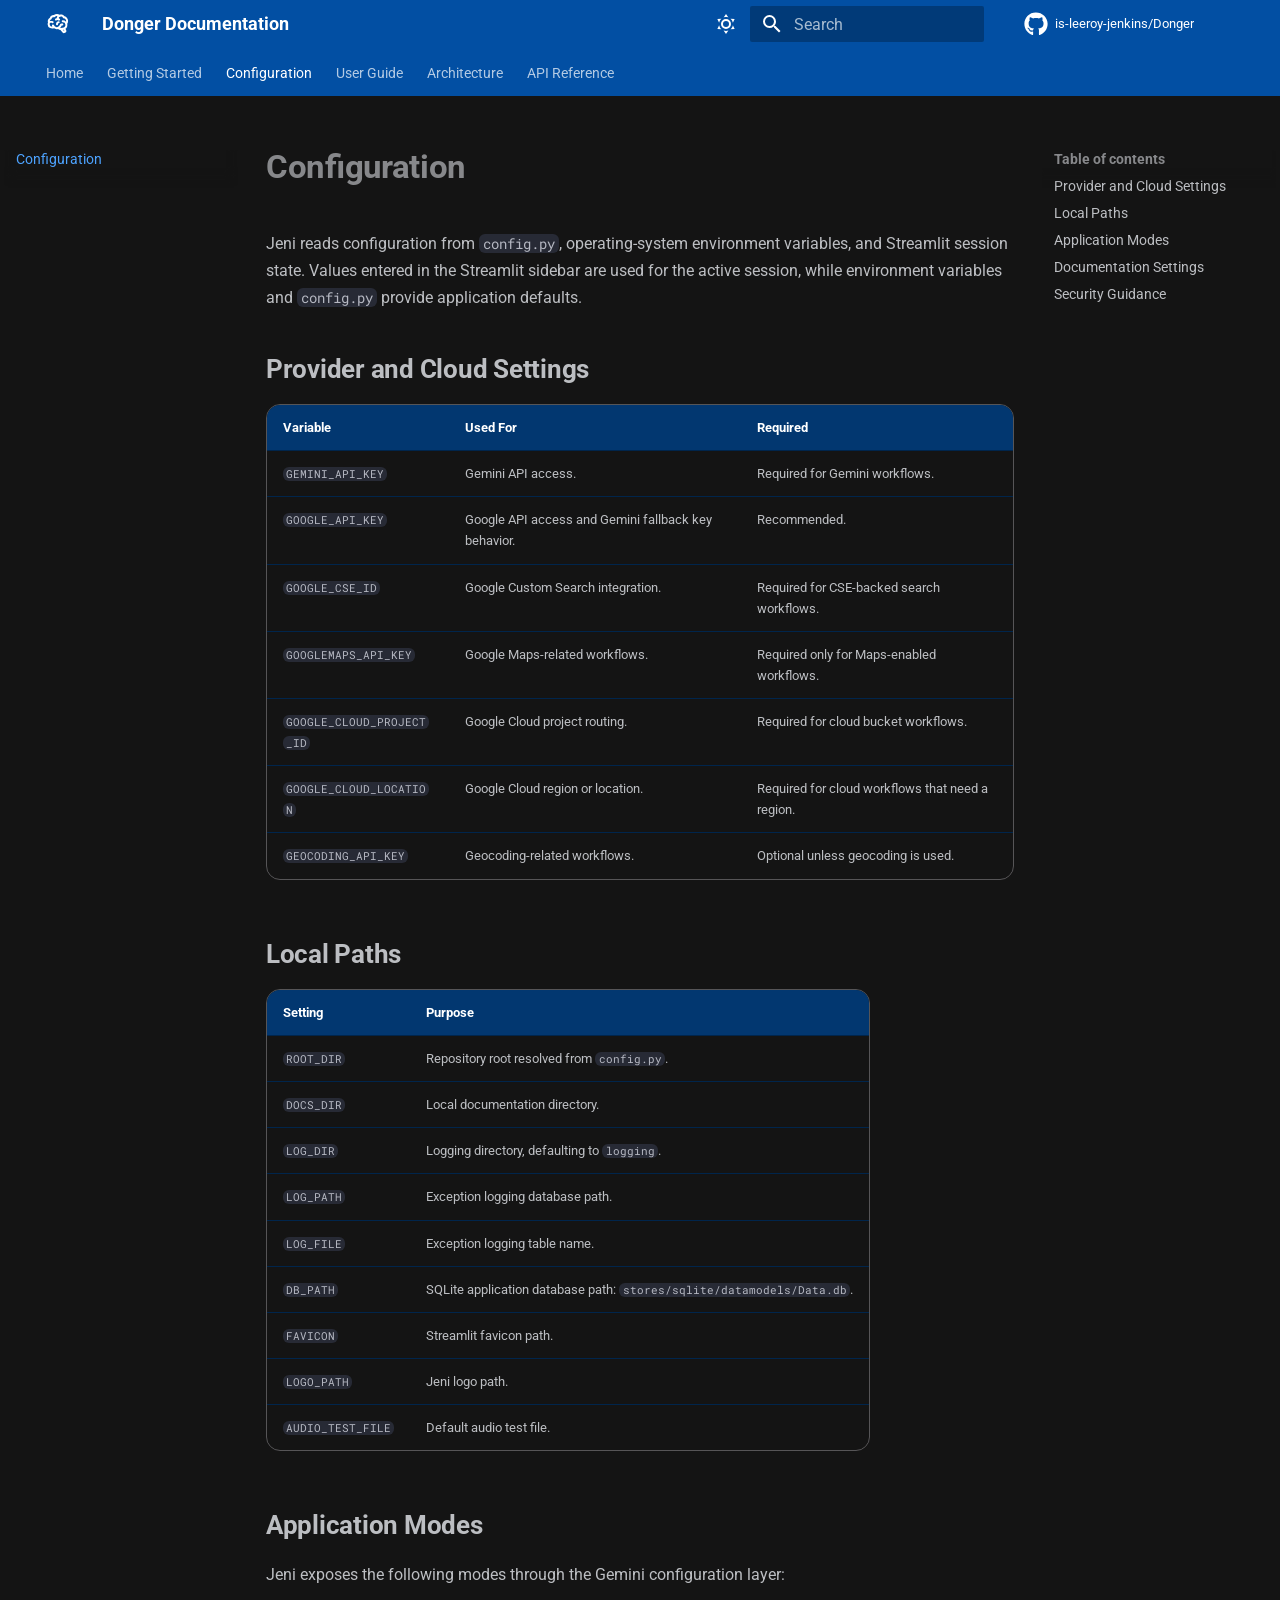
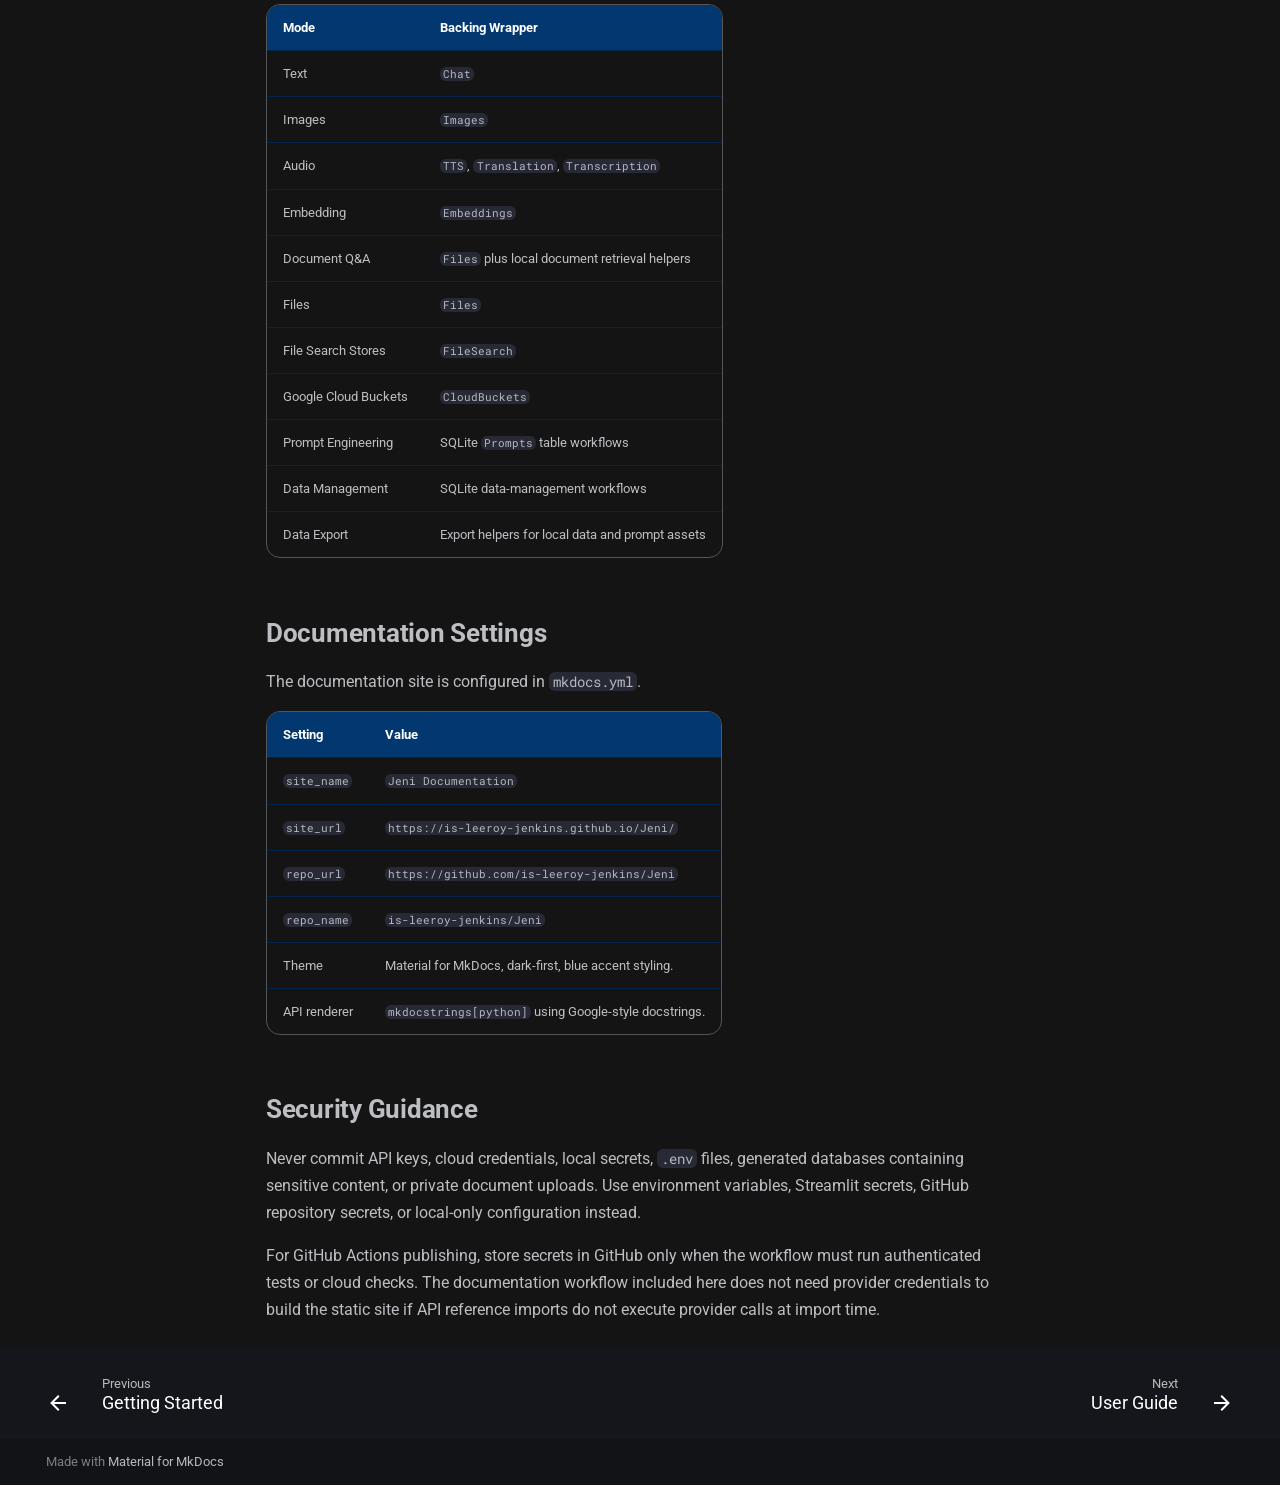
<file: configuration/index.html>
<!doctype html>
<html lang="en" class="no-js">
  <head>
    
      <meta charset="utf-8">
      <meta name="viewport" content="width=device-width,initial-scale=1">
      
        <meta name="description" content="Official documentation for Donger, a XAI-powered multimodal AI assistant for analysis, document review, retrieval, prompt management, and data workflows.">
      
      
        <meta name="author" content="Terry D. Eppler">
      
      
        <link rel="canonical" href="https://is-leeroy-jenkins.github.io/Donger/configuration/">
      
      
        <link rel="prev" href="../getting-started/">
      
      
        <link rel="next" href="../user-guide/">
      
      
        
      
      
      <link rel="icon" href="../assets/images/favicon.png">
      <meta name="generator" content="mkdocs-1.6.1, mkdocs-material-9.7.7">
    
    
      
        <title>Configuration - Donger Documentation</title>
      
    
    
      <link rel="stylesheet" href="../assets/stylesheets/main.ec1eaa64.min.css">
      
        
        <link rel="stylesheet" href="../assets/stylesheets/palette.ab4e12ef.min.css">
      
      


    
    
      
    
    
      
        
        
        <link rel="preconnect" href="https://fonts.gstatic.com" crossorigin>
        <link rel="stylesheet" href="https://fonts.googleapis.com/css?family=Roboto:300,300i,400,400i,700,700i%7CRoboto+Mono:400,400i,700,700i&display=fallback">
        <style>:root{--md-text-font:"Roboto";--md-code-font:"Roboto Mono"}</style>
      
    
    
      <link rel="stylesheet" href="../assets/_mkdocstrings.css">
    
      <link rel="stylesheet" href="../stylesheets/extra.css">
    
    <script>__md_scope=new URL("..",location),__md_hash=e=>[...e].reduce(((e,_)=>(e<<5)-e+_.charCodeAt(0)),0),__md_get=(e,_=localStorage,t=__md_scope)=>JSON.parse(_.getItem(t.pathname+"."+e)),__md_set=(e,_,t=localStorage,a=__md_scope)=>{try{t.setItem(a.pathname+"."+e,JSON.stringify(_))}catch(e){}}</script>
    
      

    
    
  </head>
  
  
    
    
      
    
    
    
    
    <body dir="ltr" data-md-color-scheme="slate" data-md-color-primary="blue" data-md-color-accent="light-blue">
  
    
    <input class="md-toggle" data-md-toggle="drawer" type="checkbox" id="__drawer" autocomplete="off">
    <input class="md-toggle" data-md-toggle="search" type="checkbox" id="__search" autocomplete="off">
    <label class="md-overlay" for="__drawer"></label>
    <div data-md-component="skip">
      
        
        <a href="#configuration" class="md-skip">
          Skip to content
        </a>
      
    </div>
    <div data-md-component="announce">
      
    </div>
    
    
      

<header class="md-header" data-md-component="header">
  <nav class="md-header__inner md-grid" aria-label="Header">
    <a href=".." title="Donger Documentation" class="md-header__button md-logo" aria-label="Donger Documentation" data-md-component="logo">
      
  
  <svg xmlns="http://www.w3.org/2000/svg" viewBox="0 0 24 24"><path d="M21.33 12.91c.09 1.55-.62 3.04-1.89 3.95l.77 1.49c.23.45.26.98.06 1.45-.19.47-.58.84-1.06 1l-.79.25a1.687 1.687 0 0 1-1.86-.55L14.44 18c-.89-.15-1.73-.53-2.44-1.1-.5.15-1 .23-1.5.23-.88 0-1.76-.27-2.5-.79-.53.16-1.07.23-1.62.22-.79.01-1.57-.15-2.3-.45a4.1 4.1 0 0 1-2.43-3.61c-.08-.72.04-1.45.35-2.11-.29-.75-.32-1.57-.07-2.33C2.3 7.11 3 6.32 3.87 5.82c.58-1.69 2.21-2.82 4-2.7 1.6-1.5 4.05-1.66 5.83-.37.42-.11.86-.17 1.3-.17 1.36-.03 2.65.57 3.5 1.64 2.04.53 3.5 2.35 3.58 4.47.05 1.11-.25 2.2-.86 3.13.07.36.11.72.11 1.09m-5-1.41c.57.07 1.02.5 1.02 1.07a1 1 0 0 1-1 1h-.63c-.32.9-.88 1.69-1.62 2.29.25.09.51.14.77.21 5.13-.07 4.53-3.2 4.53-3.25a2.59 2.59 0 0 0-2.69-2.49 1 1 0 0 1-1-1 1 1 0 0 1 1-1c1.23.03 2.41.49 3.33 1.3.05-.29.08-.59.08-.89-.06-1.24-.62-2.32-2.87-2.53-1.25-2.96-4.4-1.32-4.4-.4-.03.23.21.72.25.75a1 1 0 0 1 1 1c0 .55-.45 1-1 1-.53-.02-1.03-.22-1.43-.56-.48.31-1.03.5-1.6.56-.57.05-1.04-.35-1.07-.9a.97.97 0 0 1 .88-1.1c.16-.02.94-.14.94-.77 0-.66.25-1.29.68-1.79-.92-.25-1.91.08-2.91 1.29C6.75 5 6 5.25 5.45 7.2 4.5 7.67 4 8 3.78 9c1.08-.22 2.19-.13 3.22.25.5.19.78.75.59 1.29-.19.52-.77.78-1.29.59-.73-.32-1.55-.34-2.3-.06-.32.27-.32.83-.32 1.27 0 .74.37 1.43 1 1.83.53.27 1.12.41 1.71.4q-.225-.39-.39-.81a1.038 1.038 0 0 1 1.96-.68c.4 1.14 1.42 1.92 2.62 2.05 1.37-.07 2.59-.88 3.19-2.13.23-1.38 1.34-1.5 2.56-1.5m2 7.47-.62-1.3-.71.16 1 1.25zm-4.65-8.61a1 1 0 0 0-.91-1.03c-.71-.04-1.4.2-1.93.67-.57.58-.87 1.38-.84 2.19a1 1 0 0 0 1 1c.57 0 1-.45 1-1 0-.27.07-.54.23-.76.12-.1.27-.15.43-.15.55.03 1.02-.38 1.02-.92"/></svg>

    </a>
    <label class="md-header__button md-icon" for="__drawer">
      
      <svg xmlns="http://www.w3.org/2000/svg" viewBox="0 0 24 24"><path d="M3 6h18v2H3zm0 5h18v2H3zm0 5h18v2H3z"/></svg>
    </label>
    <div class="md-header__title" data-md-component="header-title">
      <div class="md-header__ellipsis">
        <div class="md-header__topic">
          <span class="md-ellipsis">
            Donger Documentation
          </span>
        </div>
        <div class="md-header__topic" data-md-component="header-topic">
          <span class="md-ellipsis">
            
              Configuration
            
          </span>
        </div>
      </div>
    </div>
    
      
        <form class="md-header__option" data-md-component="palette">
  
    
    
    
    <input class="md-option" data-md-color-media="" data-md-color-scheme="slate" data-md-color-primary="blue" data-md-color-accent="light-blue"  aria-label="Switch to light mode"  type="radio" name="__palette" id="__palette_0">
    
      <label class="md-header__button md-icon" title="Switch to light mode" for="__palette_1" hidden>
        <svg xmlns="http://www.w3.org/2000/svg" viewBox="0 0 24 24"><path d="M12 7a5 5 0 0 1 5 5 5 5 0 0 1-5 5 5 5 0 0 1-5-5 5 5 0 0 1 5-5m0 2a3 3 0 0 0-3 3 3 3 0 0 0 3 3 3 3 0 0 0 3-3 3 3 0 0 0-3-3m0-7 2.39 3.42C13.65 5.15 12.84 5 12 5s-1.65.15-2.39.42zM3.34 7l4.16-.35A7.2 7.2 0 0 0 5.94 8.5c-.44.74-.69 1.5-.83 2.29zm.02 10 1.76-3.77a7.131 7.131 0 0 0 2.38 4.14zM20.65 7l-1.77 3.79a7.02 7.02 0 0 0-2.38-4.15zm-.01 10-4.14.36c.59-.51 1.12-1.14 1.54-1.86.42-.73.69-1.5.83-2.29zM12 22l-2.41-3.44c.74.27 1.55.44 2.41.44.82 0 1.63-.17 2.37-.44z"/></svg>
      </label>
    
  
    
    
    
    <input class="md-option" data-md-color-media="" data-md-color-scheme="default" data-md-color-primary="blue" data-md-color-accent="light-blue"  aria-label="Switch to dark mode"  type="radio" name="__palette" id="__palette_1">
    
      <label class="md-header__button md-icon" title="Switch to dark mode" for="__palette_0" hidden>
        <svg xmlns="http://www.w3.org/2000/svg" viewBox="0 0 24 24"><path d="m17.75 4.09-2.53 1.94.91 3.06-2.63-1.81-2.63 1.81.91-3.06-2.53-1.94L12.44 4l1.06-3 1.06 3zm3.5 6.91-1.64 1.25.59 1.98-1.7-1.17-1.7 1.17.59-1.98L15.75 11l2.06-.05L18.5 9l.69 1.95zm-2.28 4.95c.83-.08 1.72 1.1 1.19 1.85-.32.45-.66.87-1.08 1.27C15.17 23 8.84 23 4.94 19.07c-3.91-3.9-3.91-10.24 0-14.14.4-.4.82-.76 1.27-1.08.75-.53 1.93.36 1.85 1.19-.27 2.86.69 5.83 2.89 8.02a9.96 9.96 0 0 0 8.02 2.89m-1.64 2.02a12.08 12.08 0 0 1-7.8-3.47c-2.17-2.19-3.33-5-3.49-7.82-2.81 3.14-2.7 7.96.31 10.98 3.02 3.01 7.84 3.12 10.98.31"/></svg>
      </label>
    
  
</form>
      
    
    
      <script>var palette=__md_get("__palette");if(palette&&palette.color){if("(prefers-color-scheme)"===palette.color.media){var media=matchMedia("(prefers-color-scheme: light)"),input=document.querySelector(media.matches?"[data-md-color-media='(prefers-color-scheme: light)']":"[data-md-color-media='(prefers-color-scheme: dark)']");palette.color.media=input.getAttribute("data-md-color-media"),palette.color.scheme=input.getAttribute("data-md-color-scheme"),palette.color.primary=input.getAttribute("data-md-color-primary"),palette.color.accent=input.getAttribute("data-md-color-accent")}for(var[key,value]of Object.entries(palette.color))document.body.setAttribute("data-md-color-"+key,value)}</script>
    
    
    
      
      
        <label class="md-header__button md-icon" for="__search">
          
          <svg xmlns="http://www.w3.org/2000/svg" viewBox="0 0 24 24"><path d="M9.5 3A6.5 6.5 0 0 1 16 9.5c0 1.61-.59 3.09-1.56 4.23l.27.27h.79l5 5-1.5 1.5-5-5v-.79l-.27-.27A6.52 6.52 0 0 1 9.5 16 6.5 6.5 0 0 1 3 9.5 6.5 6.5 0 0 1 9.5 3m0 2C7 5 5 7 5 9.5S7 14 9.5 14 14 12 14 9.5 12 5 9.5 5"/></svg>
        </label>
        <div class="md-search" data-md-component="search" role="dialog">
  <label class="md-search__overlay" for="__search"></label>
  <div class="md-search__inner" role="search">
    <form class="md-search__form" name="search">
      <input type="text" class="md-search__input" name="query" aria-label="Search" placeholder="Search" autocapitalize="off" autocorrect="off" autocomplete="off" spellcheck="false" data-md-component="search-query" required>
      <label class="md-search__icon md-icon" for="__search">
        
        <svg xmlns="http://www.w3.org/2000/svg" viewBox="0 0 24 24"><path d="M9.5 3A6.5 6.5 0 0 1 16 9.5c0 1.61-.59 3.09-1.56 4.23l.27.27h.79l5 5-1.5 1.5-5-5v-.79l-.27-.27A6.52 6.52 0 0 1 9.5 16 6.5 6.5 0 0 1 3 9.5 6.5 6.5 0 0 1 9.5 3m0 2C7 5 5 7 5 9.5S7 14 9.5 14 14 12 14 9.5 12 5 9.5 5"/></svg>
        
        <svg xmlns="http://www.w3.org/2000/svg" viewBox="0 0 24 24"><path d="M20 11v2H8l5.5 5.5-1.42 1.42L4.16 12l7.92-7.92L13.5 5.5 8 11z"/></svg>
      </label>
      <nav class="md-search__options" aria-label="Search">
        
          <a href="javascript:void(0)" class="md-search__icon md-icon" title="Share" aria-label="Share" data-clipboard data-clipboard-text="" data-md-component="search-share" tabindex="-1">
            
            <svg xmlns="http://www.w3.org/2000/svg" viewBox="0 0 24 24"><path d="M18 16.08c-.76 0-1.44.3-1.96.77L8.91 12.7c.05-.23.09-.46.09-.7s-.04-.47-.09-.7l7.05-4.11c.54.5 1.25.81 2.04.81a3 3 0 0 0 3-3 3 3 0 0 0-3-3 3 3 0 0 0-3 3c0 .24.04.47.09.7L8.04 9.81C7.5 9.31 6.79 9 6 9a3 3 0 0 0-3 3 3 3 0 0 0 3 3c.79 0 1.5-.31 2.04-.81l7.12 4.15c-.05.21-.08.43-.08.66 0 1.61 1.31 2.91 2.92 2.91s2.92-1.3 2.92-2.91A2.92 2.92 0 0 0 18 16.08"/></svg>
          </a>
        
        <button type="reset" class="md-search__icon md-icon" title="Clear" aria-label="Clear" tabindex="-1">
          
          <svg xmlns="http://www.w3.org/2000/svg" viewBox="0 0 24 24"><path d="M19 6.41 17.59 5 12 10.59 6.41 5 5 6.41 10.59 12 5 17.59 6.41 19 12 13.41 17.59 19 19 17.59 13.41 12z"/></svg>
        </button>
      </nav>
      
        <div class="md-search__suggest" data-md-component="search-suggest"></div>
      
    </form>
    <div class="md-search__output">
      <div class="md-search__scrollwrap" tabindex="0" data-md-scrollfix>
        <div class="md-search-result" data-md-component="search-result">
          <div class="md-search-result__meta">
            Initializing search
          </div>
          <ol class="md-search-result__list" role="presentation"></ol>
        </div>
      </div>
    </div>
  </div>
</div>
      
    
    
      <div class="md-header__source">
        <a href="https://github.com/is-leeroy-jenkins/Donger" title="Go to repository" class="md-source" data-md-component="source">
  <div class="md-source__icon md-icon">
    
    <svg xmlns="http://www.w3.org/2000/svg" viewBox="0 0 512 512"><!--! Font Awesome Free 7.1.0 by @fontawesome - https://fontawesome.com License - https://fontawesome.com/license/free (Icons: CC BY 4.0, Fonts: SIL OFL 1.1, Code: MIT License) Copyright 2025 Fonticons, Inc.--><path d="M173.9 397.4c0 2-2.3 3.6-5.2 3.6-3.3.3-5.6-1.3-5.6-3.6 0-2 2.3-3.6 5.2-3.6 3-.3 5.6 1.3 5.6 3.6m-31.1-4.5c-.7 2 1.3 4.3 4.3 4.9 2.6 1 5.6 0 6.2-2s-1.3-4.3-4.3-5.2c-2.6-.7-5.5.3-6.2 2.3m44.2-1.7c-2.9.7-4.9 2.6-4.6 4.9.3 2 2.9 3.3 5.9 2.6 2.9-.7 4.9-2.6 4.6-4.6-.3-1.9-3-3.2-5.9-2.9M252.8 8C114.1 8 8 113.3 8 252c0 110.9 69.8 205.8 169.5 239.2 12.8 2.3 17.3-5.6 17.3-12.1 0-6.2-.3-40.4-.3-61.4 0 0-70 15-84.7-29.8 0 0-11.4-29.1-27.8-36.6 0 0-22.9-15.7 1.6-15.4 0 0 24.9 2 38.6 25.8 21.9 38.6 58.6 27.5 72.9 20.9 2.3-16 8.8-27.1 16-33.7-55.9-6.2-112.3-14.3-112.3-110.5 0-27.5 7.6-41.3 23.6-58.9-2.6-6.5-11.1-33.3 2.6-67.9 20.9-6.5 69 27 69 27 20-5.6 41.5-8.5 62.8-8.5s42.8 2.9 62.8 8.5c0 0 48.1-33.6 69-27 13.7 34.7 5.2 61.4 2.6 67.9 16 17.7 25.8 31.5 25.8 58.9 0 96.5-58.9 104.2-114.8 110.5 9.2 7.9 17 22.9 17 46.4 0 33.7-.3 75.4-.3 83.6 0 6.5 4.6 14.4 17.3 12.1C436.2 457.8 504 362.9 504 252 504 113.3 391.5 8 252.8 8M105.2 352.9c-1.3 1-1 3.3.7 5.2 1.6 1.6 3.9 2.3 5.2 1 1.3-1 1-3.3-.7-5.2-1.6-1.6-3.9-2.3-5.2-1m-10.8-8.1c-.7 1.3.3 2.9 2.3 3.9 1.6 1 3.6.7 4.3-.7.7-1.3-.3-2.9-2.3-3.9-2-.6-3.6-.3-4.3.7m32.4 35.6c-1.6 1.3-1 4.3 1.3 6.2 2.3 2.3 5.2 2.6 6.5 1 1.3-1.3.7-4.3-1.3-6.2-2.2-2.3-5.2-2.6-6.5-1m-11.4-14.7c-1.6 1-1.6 3.6 0 5.9s4.3 3.3 5.6 2.3c1.6-1.3 1.6-3.9 0-6.2-1.4-2.3-4-3.3-5.6-2"/></svg>
  </div>
  <div class="md-source__repository">
    is-leeroy-jenkins/Donger
  </div>
</a>
      </div>
    
  </nav>
  
</header>
    
    <div class="md-container" data-md-component="container">
      
      
        
          
            
<nav class="md-tabs" aria-label="Tabs" data-md-component="tabs">
  <div class="md-grid">
    <ul class="md-tabs__list">
      
        
  
  
  
  
    <li class="md-tabs__item">
      <a href=".." class="md-tabs__link">
        
  
  
    
  
  Home

      </a>
    </li>
  

      
        
  
  
  
  
    <li class="md-tabs__item">
      <a href="../getting-started/" class="md-tabs__link">
        
  
  
    
  
  Getting Started

      </a>
    </li>
  

      
        
  
  
  
    
  
  
    <li class="md-tabs__item md-tabs__item--active">
      <a href="./" class="md-tabs__link">
        
  
  
    
  
  Configuration

      </a>
    </li>
  

      
        
  
  
  
  
    <li class="md-tabs__item">
      <a href="../user-guide/" class="md-tabs__link">
        
  
  
    
  
  User Guide

      </a>
    </li>
  

      
        
  
  
  
  
    <li class="md-tabs__item">
      <a href="../architecture/" class="md-tabs__link">
        
  
  
    
  
  Architecture

      </a>
    </li>
  

      
        
  
  
  
  
    
    
      <li class="md-tabs__item">
        <a href="../api/app/" class="md-tabs__link">
          
  
  
    
  
  API Reference

        </a>
      </li>
    
  

      
    </ul>
  </div>
</nav>
          
        
      
      <main class="md-main" data-md-component="main">
        <div class="md-main__inner md-grid">
          
            
              
              <div class="md-sidebar md-sidebar--primary" data-md-component="sidebar" data-md-type="navigation" >
                <div class="md-sidebar__scrollwrap">
                  <div class="md-sidebar__inner">
                    


  


<nav class="md-nav md-nav--primary md-nav--lifted" aria-label="Navigation" data-md-level="0">
  <label class="md-nav__title" for="__drawer">
    <a href=".." title="Donger Documentation" class="md-nav__button md-logo" aria-label="Donger Documentation" data-md-component="logo">
      
  
  <svg xmlns="http://www.w3.org/2000/svg" viewBox="0 0 24 24"><path d="M21.33 12.91c.09 1.55-.62 3.04-1.89 3.95l.77 1.49c.23.45.26.98.06 1.45-.19.47-.58.84-1.06 1l-.79.25a1.687 1.687 0 0 1-1.86-.55L14.44 18c-.89-.15-1.73-.53-2.44-1.1-.5.15-1 .23-1.5.23-.88 0-1.76-.27-2.5-.79-.53.16-1.07.23-1.62.22-.79.01-1.57-.15-2.3-.45a4.1 4.1 0 0 1-2.43-3.61c-.08-.72.04-1.45.35-2.11-.29-.75-.32-1.57-.07-2.33C2.3 7.11 3 6.32 3.87 5.82c.58-1.69 2.21-2.82 4-2.7 1.6-1.5 4.05-1.66 5.83-.37.42-.11.86-.17 1.3-.17 1.36-.03 2.65.57 3.5 1.64 2.04.53 3.5 2.35 3.58 4.47.05 1.11-.25 2.2-.86 3.13.07.36.11.72.11 1.09m-5-1.41c.57.07 1.02.5 1.02 1.07a1 1 0 0 1-1 1h-.63c-.32.9-.88 1.69-1.62 2.29.25.09.51.14.77.21 5.13-.07 4.53-3.2 4.53-3.25a2.59 2.59 0 0 0-2.69-2.49 1 1 0 0 1-1-1 1 1 0 0 1 1-1c1.23.03 2.41.49 3.33 1.3.05-.29.08-.59.08-.89-.06-1.24-.62-2.32-2.87-2.53-1.25-2.96-4.4-1.32-4.4-.4-.03.23.21.72.25.75a1 1 0 0 1 1 1c0 .55-.45 1-1 1-.53-.02-1.03-.22-1.43-.56-.48.31-1.03.5-1.6.56-.57.05-1.04-.35-1.07-.9a.97.97 0 0 1 .88-1.1c.16-.02.94-.14.94-.77 0-.66.25-1.29.68-1.79-.92-.25-1.91.08-2.91 1.29C6.75 5 6 5.25 5.45 7.2 4.5 7.67 4 8 3.78 9c1.08-.22 2.19-.13 3.22.25.5.19.78.75.59 1.29-.19.52-.77.78-1.29.59-.73-.32-1.55-.34-2.3-.06-.32.27-.32.83-.32 1.27 0 .74.37 1.43 1 1.83.53.27 1.12.41 1.71.4q-.225-.39-.39-.81a1.038 1.038 0 0 1 1.96-.68c.4 1.14 1.42 1.92 2.62 2.05 1.37-.07 2.59-.88 3.19-2.13.23-1.38 1.34-1.5 2.56-1.5m2 7.47-.62-1.3-.71.16 1 1.25zm-4.65-8.61a1 1 0 0 0-.91-1.03c-.71-.04-1.4.2-1.93.67-.57.58-.87 1.38-.84 2.19a1 1 0 0 0 1 1c.57 0 1-.45 1-1 0-.27.07-.54.23-.76.12-.1.27-.15.43-.15.55.03 1.02-.38 1.02-.92"/></svg>

    </a>
    Donger Documentation
  </label>
  
    <div class="md-nav__source">
      <a href="https://github.com/is-leeroy-jenkins/Donger" title="Go to repository" class="md-source" data-md-component="source">
  <div class="md-source__icon md-icon">
    
    <svg xmlns="http://www.w3.org/2000/svg" viewBox="0 0 512 512"><!--! Font Awesome Free 7.1.0 by @fontawesome - https://fontawesome.com License - https://fontawesome.com/license/free (Icons: CC BY 4.0, Fonts: SIL OFL 1.1, Code: MIT License) Copyright 2025 Fonticons, Inc.--><path d="M173.9 397.4c0 2-2.3 3.6-5.2 3.6-3.3.3-5.6-1.3-5.6-3.6 0-2 2.3-3.6 5.2-3.6 3-.3 5.6 1.3 5.6 3.6m-31.1-4.5c-.7 2 1.3 4.3 4.3 4.9 2.6 1 5.6 0 6.2-2s-1.3-4.3-4.3-5.2c-2.6-.7-5.5.3-6.2 2.3m44.2-1.7c-2.9.7-4.9 2.6-4.6 4.9.3 2 2.9 3.3 5.9 2.6 2.9-.7 4.9-2.6 4.6-4.6-.3-1.9-3-3.2-5.9-2.9M252.8 8C114.1 8 8 113.3 8 252c0 110.9 69.8 205.8 169.5 239.2 12.8 2.3 17.3-5.6 17.3-12.1 0-6.2-.3-40.4-.3-61.4 0 0-70 15-84.7-29.8 0 0-11.4-29.1-27.8-36.6 0 0-22.9-15.7 1.6-15.4 0 0 24.9 2 38.6 25.8 21.9 38.6 58.6 27.5 72.9 20.9 2.3-16 8.8-27.1 16-33.7-55.9-6.2-112.3-14.3-112.3-110.5 0-27.5 7.6-41.3 23.6-58.9-2.6-6.5-11.1-33.3 2.6-67.9 20.9-6.5 69 27 69 27 20-5.6 41.5-8.5 62.8-8.5s42.8 2.9 62.8 8.5c0 0 48.1-33.6 69-27 13.7 34.7 5.2 61.4 2.6 67.9 16 17.7 25.8 31.5 25.8 58.9 0 96.5-58.9 104.2-114.8 110.5 9.2 7.9 17 22.9 17 46.4 0 33.7-.3 75.4-.3 83.6 0 6.5 4.6 14.4 17.3 12.1C436.2 457.8 504 362.9 504 252 504 113.3 391.5 8 252.8 8M105.2 352.9c-1.3 1-1 3.3.7 5.2 1.6 1.6 3.9 2.3 5.2 1 1.3-1 1-3.3-.7-5.2-1.6-1.6-3.9-2.3-5.2-1m-10.8-8.1c-.7 1.3.3 2.9 2.3 3.9 1.6 1 3.6.7 4.3-.7.7-1.3-.3-2.9-2.3-3.9-2-.6-3.6-.3-4.3.7m32.4 35.6c-1.6 1.3-1 4.3 1.3 6.2 2.3 2.3 5.2 2.6 6.5 1 1.3-1.3.7-4.3-1.3-6.2-2.2-2.3-5.2-2.6-6.5-1m-11.4-14.7c-1.6 1-1.6 3.6 0 5.9s4.3 3.3 5.6 2.3c1.6-1.3 1.6-3.9 0-6.2-1.4-2.3-4-3.3-5.6-2"/></svg>
  </div>
  <div class="md-source__repository">
    is-leeroy-jenkins/Donger
  </div>
</a>
    </div>
  
  <ul class="md-nav__list" data-md-scrollfix>
    
      
      
  
  
  
  
    <li class="md-nav__item">
      <a href=".." class="md-nav__link">
        
  
  
  <span class="md-ellipsis">
    
  
    Home
  

    
  </span>
  
  

      </a>
    </li>
  

    
      
      
  
  
  
  
    <li class="md-nav__item">
      <a href="../getting-started/" class="md-nav__link">
        
  
  
  <span class="md-ellipsis">
    
  
    Getting Started
  

    
  </span>
  
  

      </a>
    </li>
  

    
      
      
  
  
    
  
  
  
    <li class="md-nav__item md-nav__item--active">
      
      <input class="md-nav__toggle md-toggle" type="checkbox" id="__toc">
      
      
        
      
      
        <label class="md-nav__link md-nav__link--active" for="__toc">
          
  
  
  <span class="md-ellipsis">
    
  
    Configuration
  

    
  </span>
  
  

          <span class="md-nav__icon md-icon"></span>
        </label>
      
      <a href="./" class="md-nav__link md-nav__link--active">
        
  
  
  <span class="md-ellipsis">
    
  
    Configuration
  

    
  </span>
  
  

      </a>
      
        

<nav class="md-nav md-nav--secondary" aria-label="Table of contents">
  
  
  
    
  
  
    <label class="md-nav__title" for="__toc">
      <span class="md-nav__icon md-icon"></span>
      Table of contents
    </label>
    <ul class="md-nav__list" data-md-component="toc" data-md-scrollfix>
      
        <li class="md-nav__item">
  <a href="#provider-and-cloud-settings" class="md-nav__link">
    <span class="md-ellipsis">
      
        Provider and Cloud Settings
      
    </span>
  </a>
  
</li>
      
        <li class="md-nav__item">
  <a href="#local-paths" class="md-nav__link">
    <span class="md-ellipsis">
      
        Local Paths
      
    </span>
  </a>
  
</li>
      
        <li class="md-nav__item">
  <a href="#application-modes" class="md-nav__link">
    <span class="md-ellipsis">
      
        Application Modes
      
    </span>
  </a>
  
</li>
      
        <li class="md-nav__item">
  <a href="#documentation-settings" class="md-nav__link">
    <span class="md-ellipsis">
      
        Documentation Settings
      
    </span>
  </a>
  
</li>
      
        <li class="md-nav__item">
  <a href="#security-guidance" class="md-nav__link">
    <span class="md-ellipsis">
      
        Security Guidance
      
    </span>
  </a>
  
</li>
      
    </ul>
  
</nav>
      
    </li>
  

    
      
      
  
  
  
  
    <li class="md-nav__item">
      <a href="../user-guide/" class="md-nav__link">
        
  
  
  <span class="md-ellipsis">
    
  
    User Guide
  

    
  </span>
  
  

      </a>
    </li>
  

    
      
      
  
  
  
  
    <li class="md-nav__item">
      <a href="../architecture/" class="md-nav__link">
        
  
  
  <span class="md-ellipsis">
    
  
    Architecture
  

    
  </span>
  
  

      </a>
    </li>
  

    
      
      
  
  
  
  
    
    
      
        
      
        
      
        
      
    
    
    
      
      
        
      
    
    
    <li class="md-nav__item md-nav__item--nested">
      
        
        
          
        
        <input class="md-nav__toggle md-toggle md-toggle--indeterminate" type="checkbox" id="__nav_6" >
        
          
          <label class="md-nav__link" for="__nav_6" id="__nav_6_label" tabindex="0">
            
  
  
  <span class="md-ellipsis">
    
  
    API Reference
  

    
  </span>
  
  

            <span class="md-nav__icon md-icon"></span>
          </label>
        
        <nav class="md-nav" data-md-level="1" aria-labelledby="__nav_6_label" aria-expanded="false">
          <label class="md-nav__title" for="__nav_6">
            <span class="md-nav__icon md-icon"></span>
            
  
    API Reference
  

          </label>
          <ul class="md-nav__list" data-md-scrollfix>
            
              
                
  
  
  
  
    <li class="md-nav__item">
      <a href="../api/app/" class="md-nav__link">
        
  
  
  <span class="md-ellipsis">
    
  
    Application
  

    
  </span>
  
  

      </a>
    </li>
  

              
            
              
                
  
  
  
  
    <li class="md-nav__item">
      <a href="../api/grok/" class="md-nav__link">
        
  
  
  <span class="md-ellipsis">
    
  
    Grok xAI
  

    
  </span>
  
  

      </a>
    </li>
  

              
            
              
                
  
  
  
  
    <li class="md-nav__item">
      <a href="../api/config/" class="md-nav__link">
        
  
  
  <span class="md-ellipsis">
    
  
    Configuration
  

    
  </span>
  
  

      </a>
    </li>
  

              
            
          </ul>
        </nav>
      
    </li>
  

    
  </ul>
</nav>
                  </div>
                </div>
              </div>
            
            
              
              <div class="md-sidebar md-sidebar--secondary" data-md-component="sidebar" data-md-type="toc" >
                <div class="md-sidebar__scrollwrap">
                  <div class="md-sidebar__inner">
                    

<nav class="md-nav md-nav--secondary" aria-label="Table of contents">
  
  
  
    
  
  
    <label class="md-nav__title" for="__toc">
      <span class="md-nav__icon md-icon"></span>
      Table of contents
    </label>
    <ul class="md-nav__list" data-md-component="toc" data-md-scrollfix>
      
        <li class="md-nav__item">
  <a href="#provider-and-cloud-settings" class="md-nav__link">
    <span class="md-ellipsis">
      
        Provider and Cloud Settings
      
    </span>
  </a>
  
</li>
      
        <li class="md-nav__item">
  <a href="#local-paths" class="md-nav__link">
    <span class="md-ellipsis">
      
        Local Paths
      
    </span>
  </a>
  
</li>
      
        <li class="md-nav__item">
  <a href="#application-modes" class="md-nav__link">
    <span class="md-ellipsis">
      
        Application Modes
      
    </span>
  </a>
  
</li>
      
        <li class="md-nav__item">
  <a href="#documentation-settings" class="md-nav__link">
    <span class="md-ellipsis">
      
        Documentation Settings
      
    </span>
  </a>
  
</li>
      
        <li class="md-nav__item">
  <a href="#security-guidance" class="md-nav__link">
    <span class="md-ellipsis">
      
        Security Guidance
      
    </span>
  </a>
  
</li>
      
    </ul>
  
</nav>
                  </div>
                </div>
              </div>
            
          
          
            <div class="md-content" data-md-component="content">
              
              <article class="md-content__inner md-typeset">
                
                  


  
  


<h1 id="configuration">Configuration<a class="headerlink" href="#configuration" title="Permanent link">&para;</a></h1>
<p>Jeni reads configuration from <code>config.py</code>, operating-system environment variables, and Streamlit session state. Values entered in the Streamlit sidebar are used for the active session, while environment variables and <code>config.py</code> provide application defaults.</p>
<h2 id="provider-and-cloud-settings">Provider and Cloud Settings<a class="headerlink" href="#provider-and-cloud-settings" title="Permanent link">&para;</a></h2>
<table>
<thead>
<tr>
<th>Variable</th>
<th>Used For</th>
<th>Required</th>
</tr>
</thead>
<tbody>
<tr>
<td><code>GEMINI_API_KEY</code></td>
<td>Gemini API access.</td>
<td>Required for Gemini workflows.</td>
</tr>
<tr>
<td><code>GOOGLE_API_KEY</code></td>
<td>Google API access and Gemini fallback key behavior.</td>
<td>Recommended.</td>
</tr>
<tr>
<td><code>GOOGLE_CSE_ID</code></td>
<td>Google Custom Search integration.</td>
<td>Required for CSE-backed search workflows.</td>
</tr>
<tr>
<td><code>GOOGLEMAPS_API_KEY</code></td>
<td>Google Maps-related workflows.</td>
<td>Required only for Maps-enabled workflows.</td>
</tr>
<tr>
<td><code>GOOGLE_CLOUD_PROJECT_ID</code></td>
<td>Google Cloud project routing.</td>
<td>Required for cloud bucket workflows.</td>
</tr>
<tr>
<td><code>GOOGLE_CLOUD_LOCATION</code></td>
<td>Google Cloud region or location.</td>
<td>Required for cloud workflows that need a region.</td>
</tr>
<tr>
<td><code>GEOCODING_API_KEY</code></td>
<td>Geocoding-related workflows.</td>
<td>Optional unless geocoding is used.</td>
</tr>
</tbody>
</table>
<h2 id="local-paths">Local Paths<a class="headerlink" href="#local-paths" title="Permanent link">&para;</a></h2>
<table>
<thead>
<tr>
<th>Setting</th>
<th>Purpose</th>
</tr>
</thead>
<tbody>
<tr>
<td><code>ROOT_DIR</code></td>
<td>Repository root resolved from <code>config.py</code>.</td>
</tr>
<tr>
<td><code>DOCS_DIR</code></td>
<td>Local documentation directory.</td>
</tr>
<tr>
<td><code>LOG_DIR</code></td>
<td>Logging directory, defaulting to <code>logging</code>.</td>
</tr>
<tr>
<td><code>LOG_PATH</code></td>
<td>Exception logging database path.</td>
</tr>
<tr>
<td><code>LOG_FILE</code></td>
<td>Exception logging table name.</td>
</tr>
<tr>
<td><code>DB_PATH</code></td>
<td>SQLite application database path: <code>stores/sqlite/datamodels/Data.db</code>.</td>
</tr>
<tr>
<td><code>FAVICON</code></td>
<td>Streamlit favicon path.</td>
</tr>
<tr>
<td><code>LOGO_PATH</code></td>
<td>Jeni logo path.</td>
</tr>
<tr>
<td><code>AUDIO_TEST_FILE</code></td>
<td>Default audio test file.</td>
</tr>
</tbody>
</table>
<h2 id="application-modes">Application Modes<a class="headerlink" href="#application-modes" title="Permanent link">&para;</a></h2>
<p>Jeni exposes the following modes through the Gemini configuration layer:</p>
<table>
<thead>
<tr>
<th>Mode</th>
<th>Backing Wrapper</th>
</tr>
</thead>
<tbody>
<tr>
<td>Text</td>
<td><code>Chat</code></td>
</tr>
<tr>
<td>Images</td>
<td><code>Images</code></td>
</tr>
<tr>
<td>Audio</td>
<td><code>TTS</code>, <code>Translation</code>, <code>Transcription</code></td>
</tr>
<tr>
<td>Embedding</td>
<td><code>Embeddings</code></td>
</tr>
<tr>
<td>Document Q&amp;A</td>
<td><code>Files</code> plus local document retrieval helpers</td>
</tr>
<tr>
<td>Files</td>
<td><code>Files</code></td>
</tr>
<tr>
<td>File Search Stores</td>
<td><code>FileSearch</code></td>
</tr>
<tr>
<td>Google Cloud Buckets</td>
<td><code>CloudBuckets</code></td>
</tr>
<tr>
<td>Prompt Engineering</td>
<td>SQLite <code>Prompts</code> table workflows</td>
</tr>
<tr>
<td>Data Management</td>
<td>SQLite data-management workflows</td>
</tr>
<tr>
<td>Data Export</td>
<td>Export helpers for local data and prompt assets</td>
</tr>
</tbody>
</table>
<h2 id="documentation-settings">Documentation Settings<a class="headerlink" href="#documentation-settings" title="Permanent link">&para;</a></h2>
<p>The documentation site is configured in <code>mkdocs.yml</code>.</p>
<table>
<thead>
<tr>
<th>Setting</th>
<th>Value</th>
</tr>
</thead>
<tbody>
<tr>
<td><code>site_name</code></td>
<td><code>Jeni Documentation</code></td>
</tr>
<tr>
<td><code>site_url</code></td>
<td><code>https://is-leeroy-jenkins.github.io/Jeni/</code></td>
</tr>
<tr>
<td><code>repo_url</code></td>
<td><code>https://github.com/is-leeroy-jenkins/Jeni</code></td>
</tr>
<tr>
<td><code>repo_name</code></td>
<td><code>is-leeroy-jenkins/Jeni</code></td>
</tr>
<tr>
<td>Theme</td>
<td>Material for MkDocs, dark-first, blue accent styling.</td>
</tr>
<tr>
<td>API renderer</td>
<td><code>mkdocstrings[python]</code> using Google-style docstrings.</td>
</tr>
</tbody>
</table>
<h2 id="security-guidance">Security Guidance<a class="headerlink" href="#security-guidance" title="Permanent link">&para;</a></h2>
<p>Never commit API keys, cloud credentials, local secrets, <code>.env</code> files, generated databases containing sensitive content, or private document uploads. Use environment variables, Streamlit secrets, GitHub repository secrets, or local-only configuration instead.</p>
<p>For GitHub Actions publishing, store secrets in GitHub only when the workflow must run authenticated tests or cloud checks. The documentation workflow included here does not need provider credentials to build the static site if API reference imports do not execute provider calls at import time.</p>












                
              </article>
            </div>
          
          
<script>var target=document.getElementById(location.hash.slice(1));target&&target.name&&(target.checked=target.name.startsWith("__tabbed_"))</script>
        </div>
        
          <button type="button" class="md-top md-icon" data-md-component="top" hidden>
  
  <svg xmlns="http://www.w3.org/2000/svg" viewBox="0 0 24 24"><path d="M13 20h-2V8l-5.5 5.5-1.42-1.42L12 4.16l7.92 7.92-1.42 1.42L13 8z"/></svg>
  Back to top
</button>
        
      </main>
      
        <footer class="md-footer">
  
    
      
      <nav class="md-footer__inner md-grid" aria-label="Footer" >
        
          
          <a href="../getting-started/" class="md-footer__link md-footer__link--prev" aria-label="Previous: Getting Started">
            <div class="md-footer__button md-icon">
              
              <svg xmlns="http://www.w3.org/2000/svg" viewBox="0 0 24 24"><path d="M20 11v2H8l5.5 5.5-1.42 1.42L4.16 12l7.92-7.92L13.5 5.5 8 11z"/></svg>
            </div>
            <div class="md-footer__title">
              <span class="md-footer__direction">
                Previous
              </span>
              <div class="md-ellipsis">
                Getting Started
              </div>
            </div>
          </a>
        
        
          
          <a href="../user-guide/" class="md-footer__link md-footer__link--next" aria-label="Next: User Guide">
            <div class="md-footer__title">
              <span class="md-footer__direction">
                Next
              </span>
              <div class="md-ellipsis">
                User Guide
              </div>
            </div>
            <div class="md-footer__button md-icon">
              
              <svg xmlns="http://www.w3.org/2000/svg" viewBox="0 0 24 24"><path d="M4 11v2h12l-5.5 5.5 1.42 1.42L19.84 12l-7.92-7.92L10.5 5.5 16 11z"/></svg>
            </div>
          </a>
        
      </nav>
    
  
  <div class="md-footer-meta md-typeset">
    <div class="md-footer-meta__inner md-grid">
      <div class="md-copyright">
  
  
    Made with
    <a href="https://squidfunk.github.io/mkdocs-material/" target="_blank" rel="noopener">
      Material for MkDocs
    </a>
  
</div>
      
    </div>
  </div>
</footer>
      
    </div>
    <div class="md-dialog" data-md-component="dialog">
      <div class="md-dialog__inner md-typeset"></div>
    </div>
    
    
    
      
      
      <script id="__config" type="application/json">{"annotate": null, "base": "..", "features": ["navigation.tabs", "navigation.sections", "navigation.expand", "navigation.top", "navigation.footer", "navigation.indexes", "toc.follow", "content.code.copy", "content.code.select", "search.highlight", "search.share", "search.suggest"], "search": "../assets/javascripts/workers/search.2c215733.min.js", "tags": null, "translations": {"clipboard.copied": "Copied to clipboard", "clipboard.copy": "Copy to clipboard", "search.result.more.one": "1 more on this page", "search.result.more.other": "# more on this page", "search.result.none": "No matching documents", "search.result.one": "1 matching document", "search.result.other": "# matching documents", "search.result.placeholder": "Type to start searching", "search.result.term.missing": "Missing", "select.version": "Select version"}, "version": null}</script>
    
    
      <script src="../assets/javascripts/bundle.d7400e89.min.js"></script>
      
        <script src="../javascripts/extra.js"></script>
      
    
  </body>
</html>
</file>
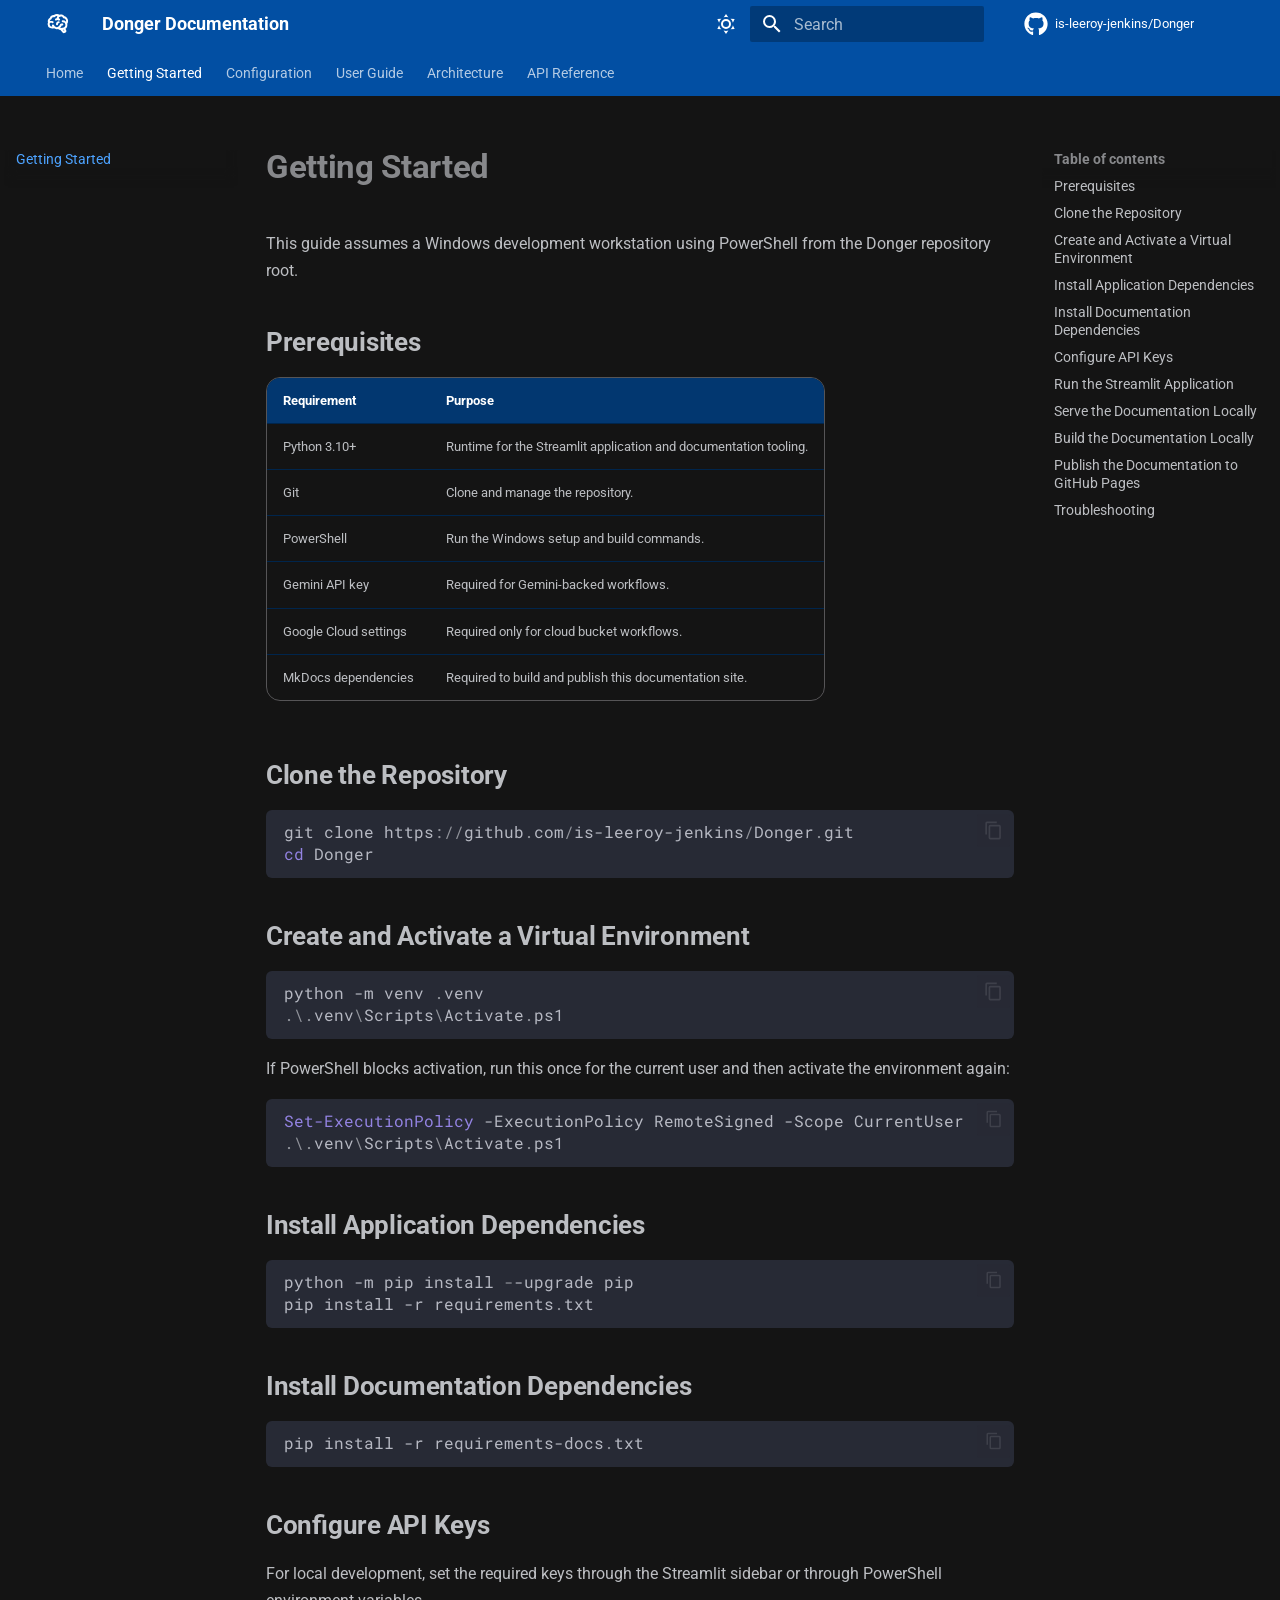
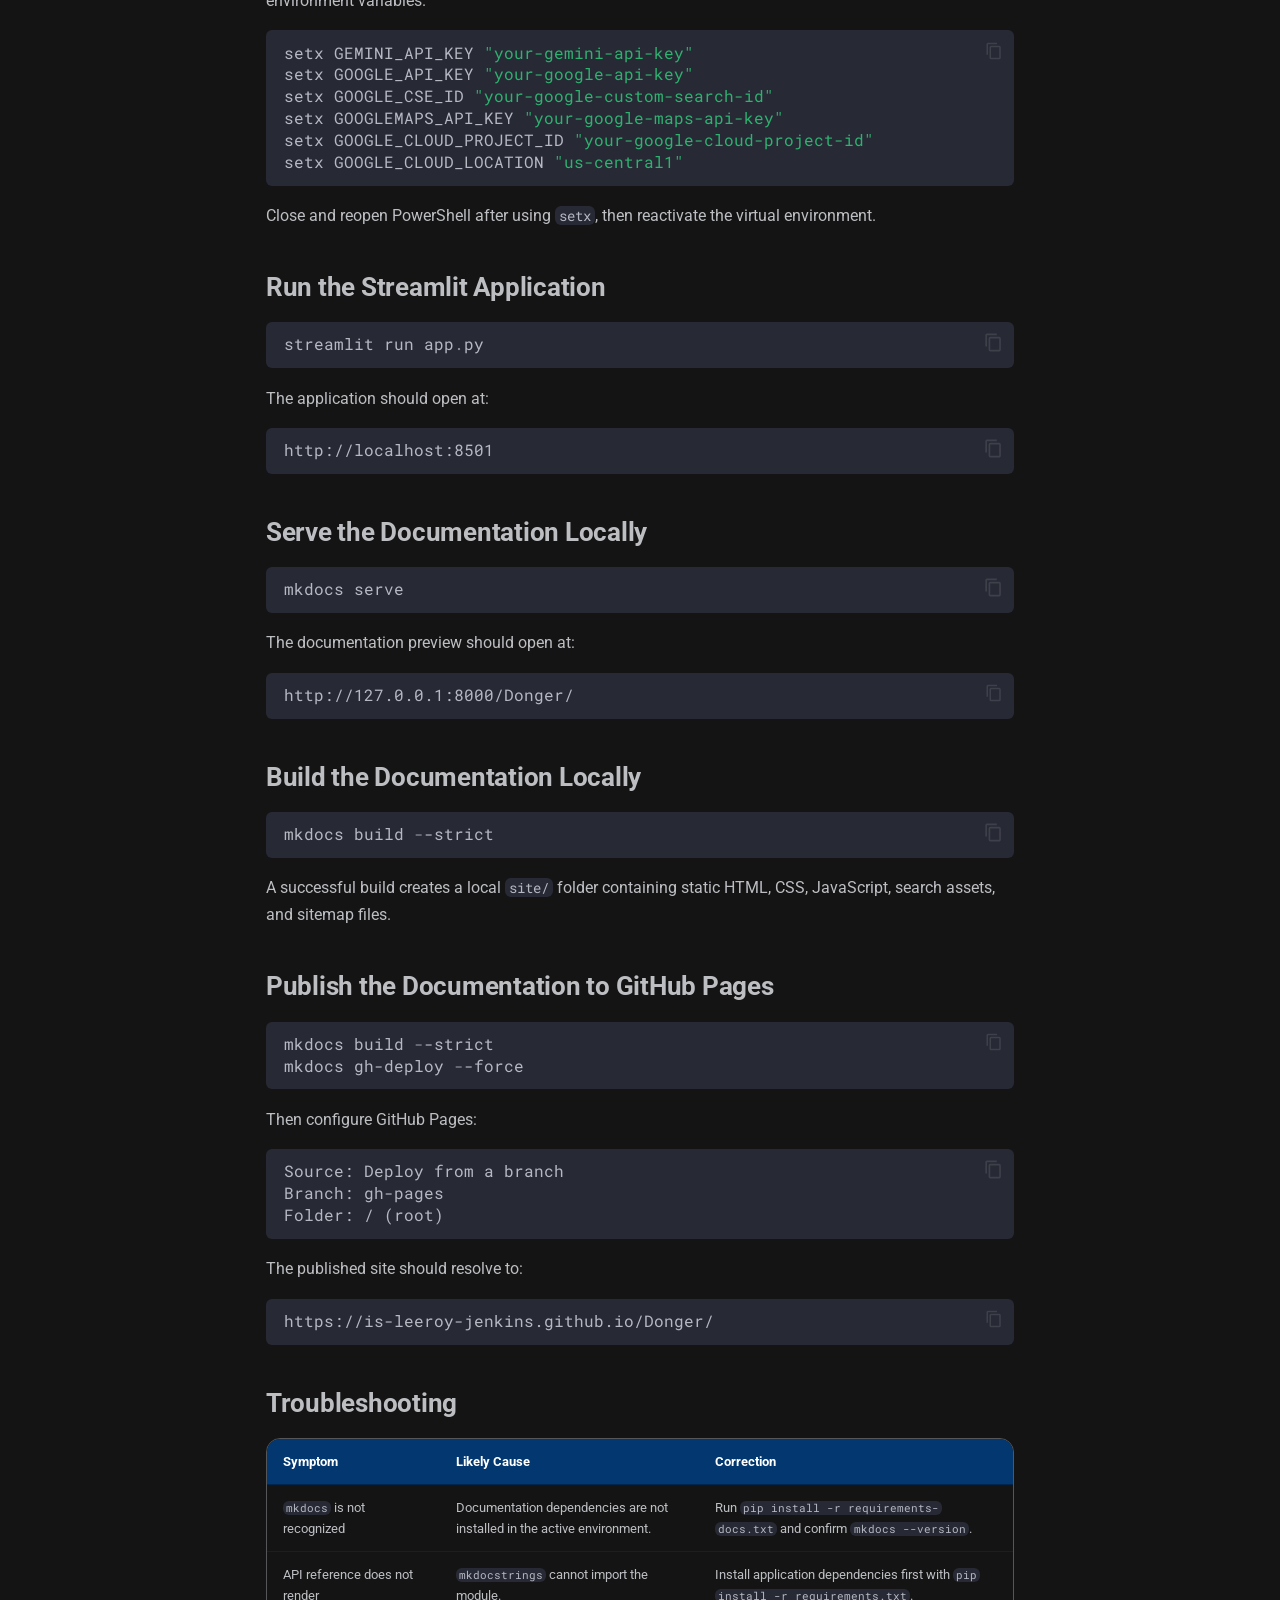
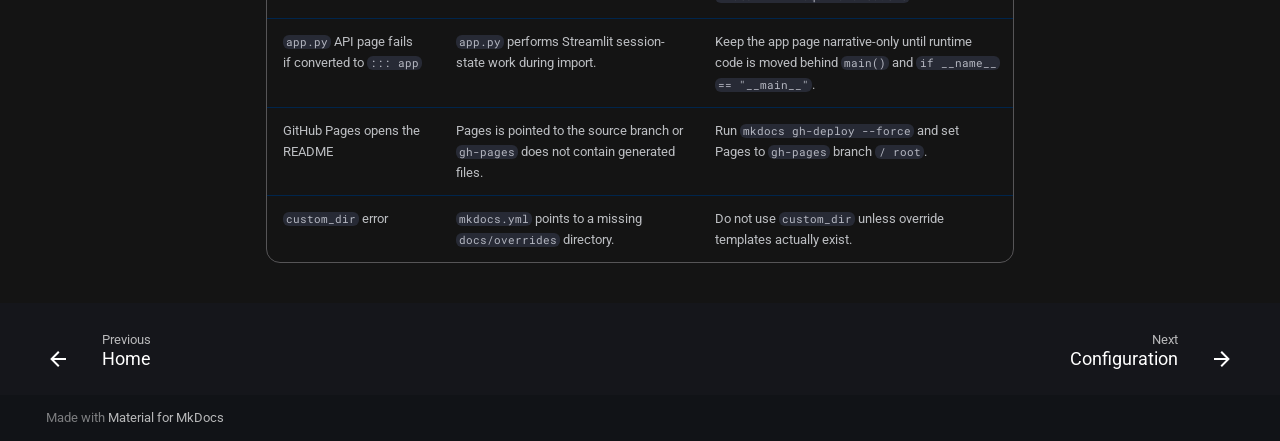
<file: getting-started/index.html>
<!doctype html>
<html lang="en" class="no-js">
  <head>
    
      <meta charset="utf-8">
      <meta name="viewport" content="width=device-width,initial-scale=1">
      
        <meta name="description" content="Official documentation for Donger, a XAI-powered multimodal AI assistant for analysis, document review, retrieval, prompt management, and data workflows.">
      
      
        <meta name="author" content="Terry D. Eppler">
      
      
        <link rel="canonical" href="https://is-leeroy-jenkins.github.io/Donger/getting-started/">
      
      
        <link rel="prev" href="..">
      
      
        <link rel="next" href="../configuration/">
      
      
        
      
      
      <link rel="icon" href="../assets/images/favicon.png">
      <meta name="generator" content="mkdocs-1.6.1, mkdocs-material-9.7.7">
    
    
      
        <title>Getting Started - Donger Documentation</title>
      
    
    
      <link rel="stylesheet" href="../assets/stylesheets/main.ec1eaa64.min.css">
      
        
        <link rel="stylesheet" href="../assets/stylesheets/palette.ab4e12ef.min.css">
      
      


    
    
      
    
    
      
        
        
        <link rel="preconnect" href="https://fonts.gstatic.com" crossorigin>
        <link rel="stylesheet" href="https://fonts.googleapis.com/css?family=Roboto:300,300i,400,400i,700,700i%7CRoboto+Mono:400,400i,700,700i&display=fallback">
        <style>:root{--md-text-font:"Roboto";--md-code-font:"Roboto Mono"}</style>
      
    
    
      <link rel="stylesheet" href="../assets/_mkdocstrings.css">
    
      <link rel="stylesheet" href="../stylesheets/extra.css">
    
    <script>__md_scope=new URL("..",location),__md_hash=e=>[...e].reduce(((e,_)=>(e<<5)-e+_.charCodeAt(0)),0),__md_get=(e,_=localStorage,t=__md_scope)=>JSON.parse(_.getItem(t.pathname+"."+e)),__md_set=(e,_,t=localStorage,a=__md_scope)=>{try{t.setItem(a.pathname+"."+e,JSON.stringify(_))}catch(e){}}</script>
    
      

    
    
  </head>
  
  
    
    
      
    
    
    
    
    <body dir="ltr" data-md-color-scheme="slate" data-md-color-primary="blue" data-md-color-accent="light-blue">
  
    
    <input class="md-toggle" data-md-toggle="drawer" type="checkbox" id="__drawer" autocomplete="off">
    <input class="md-toggle" data-md-toggle="search" type="checkbox" id="__search" autocomplete="off">
    <label class="md-overlay" for="__drawer"></label>
    <div data-md-component="skip">
      
        
        <a href="#getting-started" class="md-skip">
          Skip to content
        </a>
      
    </div>
    <div data-md-component="announce">
      
    </div>
    
    
      

<header class="md-header" data-md-component="header">
  <nav class="md-header__inner md-grid" aria-label="Header">
    <a href=".." title="Donger Documentation" class="md-header__button md-logo" aria-label="Donger Documentation" data-md-component="logo">
      
  
  <svg xmlns="http://www.w3.org/2000/svg" viewBox="0 0 24 24"><path d="M21.33 12.91c.09 1.55-.62 3.04-1.89 3.95l.77 1.49c.23.45.26.98.06 1.45-.19.47-.58.84-1.06 1l-.79.25a1.687 1.687 0 0 1-1.86-.55L14.44 18c-.89-.15-1.73-.53-2.44-1.1-.5.15-1 .23-1.5.23-.88 0-1.76-.27-2.5-.79-.53.16-1.07.23-1.62.22-.79.01-1.57-.15-2.3-.45a4.1 4.1 0 0 1-2.43-3.61c-.08-.72.04-1.45.35-2.11-.29-.75-.32-1.57-.07-2.33C2.3 7.11 3 6.32 3.87 5.82c.58-1.69 2.21-2.82 4-2.7 1.6-1.5 4.05-1.66 5.83-.37.42-.11.86-.17 1.3-.17 1.36-.03 2.65.57 3.5 1.64 2.04.53 3.5 2.35 3.58 4.47.05 1.11-.25 2.2-.86 3.13.07.36.11.72.11 1.09m-5-1.41c.57.07 1.02.5 1.02 1.07a1 1 0 0 1-1 1h-.63c-.32.9-.88 1.69-1.62 2.29.25.09.51.14.77.21 5.13-.07 4.53-3.2 4.53-3.25a2.59 2.59 0 0 0-2.69-2.49 1 1 0 0 1-1-1 1 1 0 0 1 1-1c1.23.03 2.41.49 3.33 1.3.05-.29.08-.59.08-.89-.06-1.24-.62-2.32-2.87-2.53-1.25-2.96-4.4-1.32-4.4-.4-.03.23.21.72.25.75a1 1 0 0 1 1 1c0 .55-.45 1-1 1-.53-.02-1.03-.22-1.43-.56-.48.31-1.03.5-1.6.56-.57.05-1.04-.35-1.07-.9a.97.97 0 0 1 .88-1.1c.16-.02.94-.14.94-.77 0-.66.25-1.29.68-1.79-.92-.25-1.91.08-2.91 1.29C6.75 5 6 5.25 5.45 7.2 4.5 7.67 4 8 3.78 9c1.08-.22 2.19-.13 3.22.25.5.19.78.75.59 1.29-.19.52-.77.78-1.29.59-.73-.32-1.55-.34-2.3-.06-.32.27-.32.83-.32 1.27 0 .74.37 1.43 1 1.83.53.27 1.12.41 1.71.4q-.225-.39-.39-.81a1.038 1.038 0 0 1 1.96-.68c.4 1.14 1.42 1.92 2.62 2.05 1.37-.07 2.59-.88 3.19-2.13.23-1.38 1.34-1.5 2.56-1.5m2 7.47-.62-1.3-.71.16 1 1.25zm-4.65-8.61a1 1 0 0 0-.91-1.03c-.71-.04-1.4.2-1.93.67-.57.58-.87 1.38-.84 2.19a1 1 0 0 0 1 1c.57 0 1-.45 1-1 0-.27.07-.54.23-.76.12-.1.27-.15.43-.15.55.03 1.02-.38 1.02-.92"/></svg>

    </a>
    <label class="md-header__button md-icon" for="__drawer">
      
      <svg xmlns="http://www.w3.org/2000/svg" viewBox="0 0 24 24"><path d="M3 6h18v2H3zm0 5h18v2H3zm0 5h18v2H3z"/></svg>
    </label>
    <div class="md-header__title" data-md-component="header-title">
      <div class="md-header__ellipsis">
        <div class="md-header__topic">
          <span class="md-ellipsis">
            Donger Documentation
          </span>
        </div>
        <div class="md-header__topic" data-md-component="header-topic">
          <span class="md-ellipsis">
            
              Getting Started
            
          </span>
        </div>
      </div>
    </div>
    
      
        <form class="md-header__option" data-md-component="palette">
  
    
    
    
    <input class="md-option" data-md-color-media="" data-md-color-scheme="slate" data-md-color-primary="blue" data-md-color-accent="light-blue"  aria-label="Switch to light mode"  type="radio" name="__palette" id="__palette_0">
    
      <label class="md-header__button md-icon" title="Switch to light mode" for="__palette_1" hidden>
        <svg xmlns="http://www.w3.org/2000/svg" viewBox="0 0 24 24"><path d="M12 7a5 5 0 0 1 5 5 5 5 0 0 1-5 5 5 5 0 0 1-5-5 5 5 0 0 1 5-5m0 2a3 3 0 0 0-3 3 3 3 0 0 0 3 3 3 3 0 0 0 3-3 3 3 0 0 0-3-3m0-7 2.39 3.42C13.65 5.15 12.84 5 12 5s-1.65.15-2.39.42zM3.34 7l4.16-.35A7.2 7.2 0 0 0 5.94 8.5c-.44.74-.69 1.5-.83 2.29zm.02 10 1.76-3.77a7.131 7.131 0 0 0 2.38 4.14zM20.65 7l-1.77 3.79a7.02 7.02 0 0 0-2.38-4.15zm-.01 10-4.14.36c.59-.51 1.12-1.14 1.54-1.86.42-.73.69-1.5.83-2.29zM12 22l-2.41-3.44c.74.27 1.55.44 2.41.44.82 0 1.63-.17 2.37-.44z"/></svg>
      </label>
    
  
    
    
    
    <input class="md-option" data-md-color-media="" data-md-color-scheme="default" data-md-color-primary="blue" data-md-color-accent="light-blue"  aria-label="Switch to dark mode"  type="radio" name="__palette" id="__palette_1">
    
      <label class="md-header__button md-icon" title="Switch to dark mode" for="__palette_0" hidden>
        <svg xmlns="http://www.w3.org/2000/svg" viewBox="0 0 24 24"><path d="m17.75 4.09-2.53 1.94.91 3.06-2.63-1.81-2.63 1.81.91-3.06-2.53-1.94L12.44 4l1.06-3 1.06 3zm3.5 6.91-1.64 1.25.59 1.98-1.7-1.17-1.7 1.17.59-1.98L15.75 11l2.06-.05L18.5 9l.69 1.95zm-2.28 4.95c.83-.08 1.72 1.1 1.19 1.85-.32.45-.66.87-1.08 1.27C15.17 23 8.84 23 4.94 19.07c-3.91-3.9-3.91-10.24 0-14.14.4-.4.82-.76 1.27-1.08.75-.53 1.93.36 1.85 1.19-.27 2.86.69 5.83 2.89 8.02a9.96 9.96 0 0 0 8.02 2.89m-1.64 2.02a12.08 12.08 0 0 1-7.8-3.47c-2.17-2.19-3.33-5-3.49-7.82-2.81 3.14-2.7 7.96.31 10.98 3.02 3.01 7.84 3.12 10.98.31"/></svg>
      </label>
    
  
</form>
      
    
    
      <script>var palette=__md_get("__palette");if(palette&&palette.color){if("(prefers-color-scheme)"===palette.color.media){var media=matchMedia("(prefers-color-scheme: light)"),input=document.querySelector(media.matches?"[data-md-color-media='(prefers-color-scheme: light)']":"[data-md-color-media='(prefers-color-scheme: dark)']");palette.color.media=input.getAttribute("data-md-color-media"),palette.color.scheme=input.getAttribute("data-md-color-scheme"),palette.color.primary=input.getAttribute("data-md-color-primary"),palette.color.accent=input.getAttribute("data-md-color-accent")}for(var[key,value]of Object.entries(palette.color))document.body.setAttribute("data-md-color-"+key,value)}</script>
    
    
    
      
      
        <label class="md-header__button md-icon" for="__search">
          
          <svg xmlns="http://www.w3.org/2000/svg" viewBox="0 0 24 24"><path d="M9.5 3A6.5 6.5 0 0 1 16 9.5c0 1.61-.59 3.09-1.56 4.23l.27.27h.79l5 5-1.5 1.5-5-5v-.79l-.27-.27A6.52 6.52 0 0 1 9.5 16 6.5 6.5 0 0 1 3 9.5 6.5 6.5 0 0 1 9.5 3m0 2C7 5 5 7 5 9.5S7 14 9.5 14 14 12 14 9.5 12 5 9.5 5"/></svg>
        </label>
        <div class="md-search" data-md-component="search" role="dialog">
  <label class="md-search__overlay" for="__search"></label>
  <div class="md-search__inner" role="search">
    <form class="md-search__form" name="search">
      <input type="text" class="md-search__input" name="query" aria-label="Search" placeholder="Search" autocapitalize="off" autocorrect="off" autocomplete="off" spellcheck="false" data-md-component="search-query" required>
      <label class="md-search__icon md-icon" for="__search">
        
        <svg xmlns="http://www.w3.org/2000/svg" viewBox="0 0 24 24"><path d="M9.5 3A6.5 6.5 0 0 1 16 9.5c0 1.61-.59 3.09-1.56 4.23l.27.27h.79l5 5-1.5 1.5-5-5v-.79l-.27-.27A6.52 6.52 0 0 1 9.5 16 6.5 6.5 0 0 1 3 9.5 6.5 6.5 0 0 1 9.5 3m0 2C7 5 5 7 5 9.5S7 14 9.5 14 14 12 14 9.5 12 5 9.5 5"/></svg>
        
        <svg xmlns="http://www.w3.org/2000/svg" viewBox="0 0 24 24"><path d="M20 11v2H8l5.5 5.5-1.42 1.42L4.16 12l7.92-7.92L13.5 5.5 8 11z"/></svg>
      </label>
      <nav class="md-search__options" aria-label="Search">
        
          <a href="javascript:void(0)" class="md-search__icon md-icon" title="Share" aria-label="Share" data-clipboard data-clipboard-text="" data-md-component="search-share" tabindex="-1">
            
            <svg xmlns="http://www.w3.org/2000/svg" viewBox="0 0 24 24"><path d="M18 16.08c-.76 0-1.44.3-1.96.77L8.91 12.7c.05-.23.09-.46.09-.7s-.04-.47-.09-.7l7.05-4.11c.54.5 1.25.81 2.04.81a3 3 0 0 0 3-3 3 3 0 0 0-3-3 3 3 0 0 0-3 3c0 .24.04.47.09.7L8.04 9.81C7.5 9.31 6.79 9 6 9a3 3 0 0 0-3 3 3 3 0 0 0 3 3c.79 0 1.5-.31 2.04-.81l7.12 4.15c-.05.21-.08.43-.08.66 0 1.61 1.31 2.91 2.92 2.91s2.92-1.3 2.92-2.91A2.92 2.92 0 0 0 18 16.08"/></svg>
          </a>
        
        <button type="reset" class="md-search__icon md-icon" title="Clear" aria-label="Clear" tabindex="-1">
          
          <svg xmlns="http://www.w3.org/2000/svg" viewBox="0 0 24 24"><path d="M19 6.41 17.59 5 12 10.59 6.41 5 5 6.41 10.59 12 5 17.59 6.41 19 12 13.41 17.59 19 19 17.59 13.41 12z"/></svg>
        </button>
      </nav>
      
        <div class="md-search__suggest" data-md-component="search-suggest"></div>
      
    </form>
    <div class="md-search__output">
      <div class="md-search__scrollwrap" tabindex="0" data-md-scrollfix>
        <div class="md-search-result" data-md-component="search-result">
          <div class="md-search-result__meta">
            Initializing search
          </div>
          <ol class="md-search-result__list" role="presentation"></ol>
        </div>
      </div>
    </div>
  </div>
</div>
      
    
    
      <div class="md-header__source">
        <a href="https://github.com/is-leeroy-jenkins/Donger" title="Go to repository" class="md-source" data-md-component="source">
  <div class="md-source__icon md-icon">
    
    <svg xmlns="http://www.w3.org/2000/svg" viewBox="0 0 512 512"><!--! Font Awesome Free 7.1.0 by @fontawesome - https://fontawesome.com License - https://fontawesome.com/license/free (Icons: CC BY 4.0, Fonts: SIL OFL 1.1, Code: MIT License) Copyright 2025 Fonticons, Inc.--><path d="M173.9 397.4c0 2-2.3 3.6-5.2 3.6-3.3.3-5.6-1.3-5.6-3.6 0-2 2.3-3.6 5.2-3.6 3-.3 5.6 1.3 5.6 3.6m-31.1-4.5c-.7 2 1.3 4.3 4.3 4.9 2.6 1 5.6 0 6.2-2s-1.3-4.3-4.3-5.2c-2.6-.7-5.5.3-6.2 2.3m44.2-1.7c-2.9.7-4.9 2.6-4.6 4.9.3 2 2.9 3.3 5.9 2.6 2.9-.7 4.9-2.6 4.6-4.6-.3-1.9-3-3.2-5.9-2.9M252.8 8C114.1 8 8 113.3 8 252c0 110.9 69.8 205.8 169.5 239.2 12.8 2.3 17.3-5.6 17.3-12.1 0-6.2-.3-40.4-.3-61.4 0 0-70 15-84.7-29.8 0 0-11.4-29.1-27.8-36.6 0 0-22.9-15.7 1.6-15.4 0 0 24.9 2 38.6 25.8 21.9 38.6 58.6 27.5 72.9 20.9 2.3-16 8.8-27.1 16-33.7-55.9-6.2-112.3-14.3-112.3-110.5 0-27.5 7.6-41.3 23.6-58.9-2.6-6.5-11.1-33.3 2.6-67.9 20.9-6.5 69 27 69 27 20-5.6 41.5-8.5 62.8-8.5s42.8 2.9 62.8 8.5c0 0 48.1-33.6 69-27 13.7 34.7 5.2 61.4 2.6 67.9 16 17.7 25.8 31.5 25.8 58.9 0 96.5-58.9 104.2-114.8 110.5 9.2 7.9 17 22.9 17 46.4 0 33.7-.3 75.4-.3 83.6 0 6.5 4.6 14.4 17.3 12.1C436.2 457.8 504 362.9 504 252 504 113.3 391.5 8 252.8 8M105.2 352.9c-1.3 1-1 3.3.7 5.2 1.6 1.6 3.9 2.3 5.2 1 1.3-1 1-3.3-.7-5.2-1.6-1.6-3.9-2.3-5.2-1m-10.8-8.1c-.7 1.3.3 2.9 2.3 3.9 1.6 1 3.6.7 4.3-.7.7-1.3-.3-2.9-2.3-3.9-2-.6-3.6-.3-4.3.7m32.4 35.6c-1.6 1.3-1 4.3 1.3 6.2 2.3 2.3 5.2 2.6 6.5 1 1.3-1.3.7-4.3-1.3-6.2-2.2-2.3-5.2-2.6-6.5-1m-11.4-14.7c-1.6 1-1.6 3.6 0 5.9s4.3 3.3 5.6 2.3c1.6-1.3 1.6-3.9 0-6.2-1.4-2.3-4-3.3-5.6-2"/></svg>
  </div>
  <div class="md-source__repository">
    is-leeroy-jenkins/Donger
  </div>
</a>
      </div>
    
  </nav>
  
</header>
    
    <div class="md-container" data-md-component="container">
      
      
        
          
            
<nav class="md-tabs" aria-label="Tabs" data-md-component="tabs">
  <div class="md-grid">
    <ul class="md-tabs__list">
      
        
  
  
  
  
    <li class="md-tabs__item">
      <a href=".." class="md-tabs__link">
        
  
  
    
  
  Home

      </a>
    </li>
  

      
        
  
  
  
    
  
  
    <li class="md-tabs__item md-tabs__item--active">
      <a href="./" class="md-tabs__link">
        
  
  
    
  
  Getting Started

      </a>
    </li>
  

      
        
  
  
  
  
    <li class="md-tabs__item">
      <a href="../configuration/" class="md-tabs__link">
        
  
  
    
  
  Configuration

      </a>
    </li>
  

      
        
  
  
  
  
    <li class="md-tabs__item">
      <a href="../user-guide/" class="md-tabs__link">
        
  
  
    
  
  User Guide

      </a>
    </li>
  

      
        
  
  
  
  
    <li class="md-tabs__item">
      <a href="../architecture/" class="md-tabs__link">
        
  
  
    
  
  Architecture

      </a>
    </li>
  

      
        
  
  
  
  
    
    
      <li class="md-tabs__item">
        <a href="../api/app/" class="md-tabs__link">
          
  
  
    
  
  API Reference

        </a>
      </li>
    
  

      
    </ul>
  </div>
</nav>
          
        
      
      <main class="md-main" data-md-component="main">
        <div class="md-main__inner md-grid">
          
            
              
              <div class="md-sidebar md-sidebar--primary" data-md-component="sidebar" data-md-type="navigation" >
                <div class="md-sidebar__scrollwrap">
                  <div class="md-sidebar__inner">
                    


  


<nav class="md-nav md-nav--primary md-nav--lifted" aria-label="Navigation" data-md-level="0">
  <label class="md-nav__title" for="__drawer">
    <a href=".." title="Donger Documentation" class="md-nav__button md-logo" aria-label="Donger Documentation" data-md-component="logo">
      
  
  <svg xmlns="http://www.w3.org/2000/svg" viewBox="0 0 24 24"><path d="M21.33 12.91c.09 1.55-.62 3.04-1.89 3.95l.77 1.49c.23.45.26.98.06 1.45-.19.47-.58.84-1.06 1l-.79.25a1.687 1.687 0 0 1-1.86-.55L14.44 18c-.89-.15-1.73-.53-2.44-1.1-.5.15-1 .23-1.5.23-.88 0-1.76-.27-2.5-.79-.53.16-1.07.23-1.62.22-.79.01-1.57-.15-2.3-.45a4.1 4.1 0 0 1-2.43-3.61c-.08-.72.04-1.45.35-2.11-.29-.75-.32-1.57-.07-2.33C2.3 7.11 3 6.32 3.87 5.82c.58-1.69 2.21-2.82 4-2.7 1.6-1.5 4.05-1.66 5.83-.37.42-.11.86-.17 1.3-.17 1.36-.03 2.65.57 3.5 1.64 2.04.53 3.5 2.35 3.58 4.47.05 1.11-.25 2.2-.86 3.13.07.36.11.72.11 1.09m-5-1.41c.57.07 1.02.5 1.02 1.07a1 1 0 0 1-1 1h-.63c-.32.9-.88 1.69-1.62 2.29.25.09.51.14.77.21 5.13-.07 4.53-3.2 4.53-3.25a2.59 2.59 0 0 0-2.69-2.49 1 1 0 0 1-1-1 1 1 0 0 1 1-1c1.23.03 2.41.49 3.33 1.3.05-.29.08-.59.08-.89-.06-1.24-.62-2.32-2.87-2.53-1.25-2.96-4.4-1.32-4.4-.4-.03.23.21.72.25.75a1 1 0 0 1 1 1c0 .55-.45 1-1 1-.53-.02-1.03-.22-1.43-.56-.48.31-1.03.5-1.6.56-.57.05-1.04-.35-1.07-.9a.97.97 0 0 1 .88-1.1c.16-.02.94-.14.94-.77 0-.66.25-1.29.68-1.79-.92-.25-1.91.08-2.91 1.29C6.75 5 6 5.25 5.45 7.2 4.5 7.67 4 8 3.78 9c1.08-.22 2.19-.13 3.22.25.5.19.78.75.59 1.29-.19.52-.77.78-1.29.59-.73-.32-1.55-.34-2.3-.06-.32.27-.32.83-.32 1.27 0 .74.37 1.43 1 1.83.53.27 1.12.41 1.71.4q-.225-.39-.39-.81a1.038 1.038 0 0 1 1.96-.68c.4 1.14 1.42 1.92 2.62 2.05 1.37-.07 2.59-.88 3.19-2.13.23-1.38 1.34-1.5 2.56-1.5m2 7.47-.62-1.3-.71.16 1 1.25zm-4.65-8.61a1 1 0 0 0-.91-1.03c-.71-.04-1.4.2-1.93.67-.57.58-.87 1.38-.84 2.19a1 1 0 0 0 1 1c.57 0 1-.45 1-1 0-.27.07-.54.23-.76.12-.1.27-.15.43-.15.55.03 1.02-.38 1.02-.92"/></svg>

    </a>
    Donger Documentation
  </label>
  
    <div class="md-nav__source">
      <a href="https://github.com/is-leeroy-jenkins/Donger" title="Go to repository" class="md-source" data-md-component="source">
  <div class="md-source__icon md-icon">
    
    <svg xmlns="http://www.w3.org/2000/svg" viewBox="0 0 512 512"><!--! Font Awesome Free 7.1.0 by @fontawesome - https://fontawesome.com License - https://fontawesome.com/license/free (Icons: CC BY 4.0, Fonts: SIL OFL 1.1, Code: MIT License) Copyright 2025 Fonticons, Inc.--><path d="M173.9 397.4c0 2-2.3 3.6-5.2 3.6-3.3.3-5.6-1.3-5.6-3.6 0-2 2.3-3.6 5.2-3.6 3-.3 5.6 1.3 5.6 3.6m-31.1-4.5c-.7 2 1.3 4.3 4.3 4.9 2.6 1 5.6 0 6.2-2s-1.3-4.3-4.3-5.2c-2.6-.7-5.5.3-6.2 2.3m44.2-1.7c-2.9.7-4.9 2.6-4.6 4.9.3 2 2.9 3.3 5.9 2.6 2.9-.7 4.9-2.6 4.6-4.6-.3-1.9-3-3.2-5.9-2.9M252.8 8C114.1 8 8 113.3 8 252c0 110.9 69.8 205.8 169.5 239.2 12.8 2.3 17.3-5.6 17.3-12.1 0-6.2-.3-40.4-.3-61.4 0 0-70 15-84.7-29.8 0 0-11.4-29.1-27.8-36.6 0 0-22.9-15.7 1.6-15.4 0 0 24.9 2 38.6 25.8 21.9 38.6 58.6 27.5 72.9 20.9 2.3-16 8.8-27.1 16-33.7-55.9-6.2-112.3-14.3-112.3-110.5 0-27.5 7.6-41.3 23.6-58.9-2.6-6.5-11.1-33.3 2.6-67.9 20.9-6.5 69 27 69 27 20-5.6 41.5-8.5 62.8-8.5s42.8 2.9 62.8 8.5c0 0 48.1-33.6 69-27 13.7 34.7 5.2 61.4 2.6 67.9 16 17.7 25.8 31.5 25.8 58.9 0 96.5-58.9 104.2-114.8 110.5 9.2 7.9 17 22.9 17 46.4 0 33.7-.3 75.4-.3 83.6 0 6.5 4.6 14.4 17.3 12.1C436.2 457.8 504 362.9 504 252 504 113.3 391.5 8 252.8 8M105.2 352.9c-1.3 1-1 3.3.7 5.2 1.6 1.6 3.9 2.3 5.2 1 1.3-1 1-3.3-.7-5.2-1.6-1.6-3.9-2.3-5.2-1m-10.8-8.1c-.7 1.3.3 2.9 2.3 3.9 1.6 1 3.6.7 4.3-.7.7-1.3-.3-2.9-2.3-3.9-2-.6-3.6-.3-4.3.7m32.4 35.6c-1.6 1.3-1 4.3 1.3 6.2 2.3 2.3 5.2 2.6 6.5 1 1.3-1.3.7-4.3-1.3-6.2-2.2-2.3-5.2-2.6-6.5-1m-11.4-14.7c-1.6 1-1.6 3.6 0 5.9s4.3 3.3 5.6 2.3c1.6-1.3 1.6-3.9 0-6.2-1.4-2.3-4-3.3-5.6-2"/></svg>
  </div>
  <div class="md-source__repository">
    is-leeroy-jenkins/Donger
  </div>
</a>
    </div>
  
  <ul class="md-nav__list" data-md-scrollfix>
    
      
      
  
  
  
  
    <li class="md-nav__item">
      <a href=".." class="md-nav__link">
        
  
  
  <span class="md-ellipsis">
    
  
    Home
  

    
  </span>
  
  

      </a>
    </li>
  

    
      
      
  
  
    
  
  
  
    <li class="md-nav__item md-nav__item--active">
      
      <input class="md-nav__toggle md-toggle" type="checkbox" id="__toc">
      
      
        
      
      
        <label class="md-nav__link md-nav__link--active" for="__toc">
          
  
  
  <span class="md-ellipsis">
    
  
    Getting Started
  

    
  </span>
  
  

          <span class="md-nav__icon md-icon"></span>
        </label>
      
      <a href="./" class="md-nav__link md-nav__link--active">
        
  
  
  <span class="md-ellipsis">
    
  
    Getting Started
  

    
  </span>
  
  

      </a>
      
        

<nav class="md-nav md-nav--secondary" aria-label="Table of contents">
  
  
  
    
  
  
    <label class="md-nav__title" for="__toc">
      <span class="md-nav__icon md-icon"></span>
      Table of contents
    </label>
    <ul class="md-nav__list" data-md-component="toc" data-md-scrollfix>
      
        <li class="md-nav__item">
  <a href="#prerequisites" class="md-nav__link">
    <span class="md-ellipsis">
      
        Prerequisites
      
    </span>
  </a>
  
</li>
      
        <li class="md-nav__item">
  <a href="#clone-the-repository" class="md-nav__link">
    <span class="md-ellipsis">
      
        Clone the Repository
      
    </span>
  </a>
  
</li>
      
        <li class="md-nav__item">
  <a href="#create-and-activate-a-virtual-environment" class="md-nav__link">
    <span class="md-ellipsis">
      
        Create and Activate a Virtual Environment
      
    </span>
  </a>
  
</li>
      
        <li class="md-nav__item">
  <a href="#install-application-dependencies" class="md-nav__link">
    <span class="md-ellipsis">
      
        Install Application Dependencies
      
    </span>
  </a>
  
</li>
      
        <li class="md-nav__item">
  <a href="#install-documentation-dependencies" class="md-nav__link">
    <span class="md-ellipsis">
      
        Install Documentation Dependencies
      
    </span>
  </a>
  
</li>
      
        <li class="md-nav__item">
  <a href="#configure-api-keys" class="md-nav__link">
    <span class="md-ellipsis">
      
        Configure API Keys
      
    </span>
  </a>
  
</li>
      
        <li class="md-nav__item">
  <a href="#run-the-streamlit-application" class="md-nav__link">
    <span class="md-ellipsis">
      
        Run the Streamlit Application
      
    </span>
  </a>
  
</li>
      
        <li class="md-nav__item">
  <a href="#serve-the-documentation-locally" class="md-nav__link">
    <span class="md-ellipsis">
      
        Serve the Documentation Locally
      
    </span>
  </a>
  
</li>
      
        <li class="md-nav__item">
  <a href="#build-the-documentation-locally" class="md-nav__link">
    <span class="md-ellipsis">
      
        Build the Documentation Locally
      
    </span>
  </a>
  
</li>
      
        <li class="md-nav__item">
  <a href="#publish-the-documentation-to-github-pages" class="md-nav__link">
    <span class="md-ellipsis">
      
        Publish the Documentation to GitHub Pages
      
    </span>
  </a>
  
</li>
      
        <li class="md-nav__item">
  <a href="#troubleshooting" class="md-nav__link">
    <span class="md-ellipsis">
      
        Troubleshooting
      
    </span>
  </a>
  
</li>
      
    </ul>
  
</nav>
      
    </li>
  

    
      
      
  
  
  
  
    <li class="md-nav__item">
      <a href="../configuration/" class="md-nav__link">
        
  
  
  <span class="md-ellipsis">
    
  
    Configuration
  

    
  </span>
  
  

      </a>
    </li>
  

    
      
      
  
  
  
  
    <li class="md-nav__item">
      <a href="../user-guide/" class="md-nav__link">
        
  
  
  <span class="md-ellipsis">
    
  
    User Guide
  

    
  </span>
  
  

      </a>
    </li>
  

    
      
      
  
  
  
  
    <li class="md-nav__item">
      <a href="../architecture/" class="md-nav__link">
        
  
  
  <span class="md-ellipsis">
    
  
    Architecture
  

    
  </span>
  
  

      </a>
    </li>
  

    
      
      
  
  
  
  
    
    
      
        
      
        
      
        
      
    
    
    
      
      
        
      
    
    
    <li class="md-nav__item md-nav__item--nested">
      
        
        
          
        
        <input class="md-nav__toggle md-toggle md-toggle--indeterminate" type="checkbox" id="__nav_6" >
        
          
          <label class="md-nav__link" for="__nav_6" id="__nav_6_label" tabindex="0">
            
  
  
  <span class="md-ellipsis">
    
  
    API Reference
  

    
  </span>
  
  

            <span class="md-nav__icon md-icon"></span>
          </label>
        
        <nav class="md-nav" data-md-level="1" aria-labelledby="__nav_6_label" aria-expanded="false">
          <label class="md-nav__title" for="__nav_6">
            <span class="md-nav__icon md-icon"></span>
            
  
    API Reference
  

          </label>
          <ul class="md-nav__list" data-md-scrollfix>
            
              
                
  
  
  
  
    <li class="md-nav__item">
      <a href="../api/app/" class="md-nav__link">
        
  
  
  <span class="md-ellipsis">
    
  
    Application
  

    
  </span>
  
  

      </a>
    </li>
  

              
            
              
                
  
  
  
  
    <li class="md-nav__item">
      <a href="../api/grok/" class="md-nav__link">
        
  
  
  <span class="md-ellipsis">
    
  
    Grok xAI
  

    
  </span>
  
  

      </a>
    </li>
  

              
            
              
                
  
  
  
  
    <li class="md-nav__item">
      <a href="../api/config/" class="md-nav__link">
        
  
  
  <span class="md-ellipsis">
    
  
    Configuration
  

    
  </span>
  
  

      </a>
    </li>
  

              
            
          </ul>
        </nav>
      
    </li>
  

    
  </ul>
</nav>
                  </div>
                </div>
              </div>
            
            
              
              <div class="md-sidebar md-sidebar--secondary" data-md-component="sidebar" data-md-type="toc" >
                <div class="md-sidebar__scrollwrap">
                  <div class="md-sidebar__inner">
                    

<nav class="md-nav md-nav--secondary" aria-label="Table of contents">
  
  
  
    
  
  
    <label class="md-nav__title" for="__toc">
      <span class="md-nav__icon md-icon"></span>
      Table of contents
    </label>
    <ul class="md-nav__list" data-md-component="toc" data-md-scrollfix>
      
        <li class="md-nav__item">
  <a href="#prerequisites" class="md-nav__link">
    <span class="md-ellipsis">
      
        Prerequisites
      
    </span>
  </a>
  
</li>
      
        <li class="md-nav__item">
  <a href="#clone-the-repository" class="md-nav__link">
    <span class="md-ellipsis">
      
        Clone the Repository
      
    </span>
  </a>
  
</li>
      
        <li class="md-nav__item">
  <a href="#create-and-activate-a-virtual-environment" class="md-nav__link">
    <span class="md-ellipsis">
      
        Create and Activate a Virtual Environment
      
    </span>
  </a>
  
</li>
      
        <li class="md-nav__item">
  <a href="#install-application-dependencies" class="md-nav__link">
    <span class="md-ellipsis">
      
        Install Application Dependencies
      
    </span>
  </a>
  
</li>
      
        <li class="md-nav__item">
  <a href="#install-documentation-dependencies" class="md-nav__link">
    <span class="md-ellipsis">
      
        Install Documentation Dependencies
      
    </span>
  </a>
  
</li>
      
        <li class="md-nav__item">
  <a href="#configure-api-keys" class="md-nav__link">
    <span class="md-ellipsis">
      
        Configure API Keys
      
    </span>
  </a>
  
</li>
      
        <li class="md-nav__item">
  <a href="#run-the-streamlit-application" class="md-nav__link">
    <span class="md-ellipsis">
      
        Run the Streamlit Application
      
    </span>
  </a>
  
</li>
      
        <li class="md-nav__item">
  <a href="#serve-the-documentation-locally" class="md-nav__link">
    <span class="md-ellipsis">
      
        Serve the Documentation Locally
      
    </span>
  </a>
  
</li>
      
        <li class="md-nav__item">
  <a href="#build-the-documentation-locally" class="md-nav__link">
    <span class="md-ellipsis">
      
        Build the Documentation Locally
      
    </span>
  </a>
  
</li>
      
        <li class="md-nav__item">
  <a href="#publish-the-documentation-to-github-pages" class="md-nav__link">
    <span class="md-ellipsis">
      
        Publish the Documentation to GitHub Pages
      
    </span>
  </a>
  
</li>
      
        <li class="md-nav__item">
  <a href="#troubleshooting" class="md-nav__link">
    <span class="md-ellipsis">
      
        Troubleshooting
      
    </span>
  </a>
  
</li>
      
    </ul>
  
</nav>
                  </div>
                </div>
              </div>
            
          
          
            <div class="md-content" data-md-component="content">
              
              <article class="md-content__inner md-typeset">
                
                  


  
  


<h1 id="getting-started">Getting Started<a class="headerlink" href="#getting-started" title="Permanent link">&para;</a></h1>
<p>This guide assumes a Windows development workstation using PowerShell from the Donger repository root.</p>
<h2 id="prerequisites">Prerequisites<a class="headerlink" href="#prerequisites" title="Permanent link">&para;</a></h2>
<table>
<thead>
<tr>
<th>Requirement</th>
<th>Purpose</th>
</tr>
</thead>
<tbody>
<tr>
<td>Python 3.10+</td>
<td>Runtime for the Streamlit application and documentation tooling.</td>
</tr>
<tr>
<td>Git</td>
<td>Clone and manage the repository.</td>
</tr>
<tr>
<td>PowerShell</td>
<td>Run the Windows setup and build commands.</td>
</tr>
<tr>
<td>Gemini API key</td>
<td>Required for Gemini-backed workflows.</td>
</tr>
<tr>
<td>Google Cloud settings</td>
<td>Required only for cloud bucket workflows.</td>
</tr>
<tr>
<td>MkDocs dependencies</td>
<td>Required to build and publish this documentation site.</td>
</tr>
</tbody>
</table>
<h2 id="clone-the-repository">Clone the Repository<a class="headerlink" href="#clone-the-repository" title="Permanent link">&para;</a></h2>
<div class="highlight"><pre><span></span><code><span class="n">git</span> <span class="n">clone</span> <span class="n">https</span><span class="p">://</span><span class="n">github</span><span class="p">.</span><span class="n">com</span><span class="p">/</span><span class="n">is-leeroy-jenkins</span><span class="p">/</span><span class="n">Donger</span><span class="p">.</span><span class="n">git</span>
<span class="nb">cd </span><span class="n">Donger</span>
</code></pre></div>
<h2 id="create-and-activate-a-virtual-environment">Create and Activate a Virtual Environment<a class="headerlink" href="#create-and-activate-a-virtual-environment" title="Permanent link">&para;</a></h2>
<div class="highlight"><pre><span></span><code><span class="n">python</span> <span class="n">-m</span> <span class="n">venv</span> <span class="p">.</span><span class="n">venv</span>
<span class="p">.\.</span><span class="n">venv</span><span class="p">\</span><span class="n">Scripts</span><span class="p">\</span><span class="n">Activate</span><span class="p">.</span><span class="n">ps1</span>
</code></pre></div>
<p>If PowerShell blocks activation, run this once for the current user and then activate the environment again:</p>
<div class="highlight"><pre><span></span><code><span class="nb">Set-ExecutionPolicy</span> <span class="n">-ExecutionPolicy</span> <span class="n">RemoteSigned</span> <span class="n">-Scope</span> <span class="n">CurrentUser</span>
<span class="p">.\.</span><span class="n">venv</span><span class="p">\</span><span class="n">Scripts</span><span class="p">\</span><span class="n">Activate</span><span class="p">.</span><span class="n">ps1</span>
</code></pre></div>
<h2 id="install-application-dependencies">Install Application Dependencies<a class="headerlink" href="#install-application-dependencies" title="Permanent link">&para;</a></h2>
<div class="highlight"><pre><span></span><code><span class="n">python</span> <span class="n">-m</span> <span class="n">pip</span> <span class="n">install</span> <span class="p">-</span><span class="n">-upgrade</span> <span class="n">pip</span>
<span class="n">pip</span> <span class="n">install</span> <span class="n">-r</span> <span class="n">requirements</span><span class="p">.</span><span class="n">txt</span>
</code></pre></div>
<h2 id="install-documentation-dependencies">Install Documentation Dependencies<a class="headerlink" href="#install-documentation-dependencies" title="Permanent link">&para;</a></h2>
<div class="highlight"><pre><span></span><code><span class="n">pip</span> <span class="n">install</span> <span class="n">-r</span> <span class="n">requirements-docs</span><span class="p">.</span><span class="n">txt</span>
</code></pre></div>
<h2 id="configure-api-keys">Configure API Keys<a class="headerlink" href="#configure-api-keys" title="Permanent link">&para;</a></h2>
<p>For local development, set the required keys through the Streamlit sidebar or through PowerShell environment variables.</p>
<div class="highlight"><pre><span></span><code><span class="n">setx</span> <span class="n">GEMINI_API_KEY</span> <span class="s2">&quot;your-gemini-api-key&quot;</span>
<span class="n">setx</span> <span class="n">GOOGLE_API_KEY</span> <span class="s2">&quot;your-google-api-key&quot;</span>
<span class="n">setx</span> <span class="n">GOOGLE_CSE_ID</span> <span class="s2">&quot;your-google-custom-search-id&quot;</span>
<span class="n">setx</span> <span class="n">GOOGLEMAPS_API_KEY</span> <span class="s2">&quot;your-google-maps-api-key&quot;</span>
<span class="n">setx</span> <span class="n">GOOGLE_CLOUD_PROJECT_ID</span> <span class="s2">&quot;your-google-cloud-project-id&quot;</span>
<span class="n">setx</span> <span class="n">GOOGLE_CLOUD_LOCATION</span> <span class="s2">&quot;us-central1&quot;</span>
</code></pre></div>
<p>Close and reopen PowerShell after using <code>setx</code>, then reactivate the virtual environment.</p>
<h2 id="run-the-streamlit-application">Run the Streamlit Application<a class="headerlink" href="#run-the-streamlit-application" title="Permanent link">&para;</a></h2>
<div class="highlight"><pre><span></span><code><span class="n">streamlit</span> <span class="n">run</span> <span class="n">app</span><span class="p">.</span><span class="n">py</span>
</code></pre></div>
<p>The application should open at:</p>
<div class="highlight"><pre><span></span><code>http://localhost:8501
</code></pre></div>
<h2 id="serve-the-documentation-locally">Serve the Documentation Locally<a class="headerlink" href="#serve-the-documentation-locally" title="Permanent link">&para;</a></h2>
<div class="highlight"><pre><span></span><code><span class="n">mkdocs</span> <span class="n">serve</span>
</code></pre></div>
<p>The documentation preview should open at:</p>
<div class="highlight"><pre><span></span><code>http://127.0.0.1:8000/Donger/
</code></pre></div>
<h2 id="build-the-documentation-locally">Build the Documentation Locally<a class="headerlink" href="#build-the-documentation-locally" title="Permanent link">&para;</a></h2>
<div class="highlight"><pre><span></span><code><span class="n">mkdocs</span> <span class="n">build</span> <span class="p">-</span><span class="n">-strict</span>
</code></pre></div>
<p>A successful build creates a local <code>site/</code> folder containing static HTML, CSS, JavaScript, search assets, and sitemap files.</p>
<h2 id="publish-the-documentation-to-github-pages">Publish the Documentation to GitHub Pages<a class="headerlink" href="#publish-the-documentation-to-github-pages" title="Permanent link">&para;</a></h2>
<div class="highlight"><pre><span></span><code><span class="n">mkdocs</span> <span class="n">build</span> <span class="p">-</span><span class="n">-strict</span>
<span class="n">mkdocs</span> <span class="n">gh-deploy</span> <span class="p">-</span><span class="n">-force</span>
</code></pre></div>
<p>Then configure GitHub Pages:</p>
<div class="highlight"><pre><span></span><code>Source: Deploy from a branch
Branch: gh-pages
Folder: / (root)
</code></pre></div>
<p>The published site should resolve to:</p>
<div class="highlight"><pre><span></span><code>https://is-leeroy-jenkins.github.io/Donger/
</code></pre></div>
<h2 id="troubleshooting">Troubleshooting<a class="headerlink" href="#troubleshooting" title="Permanent link">&para;</a></h2>
<table>
<thead>
<tr>
<th>Symptom</th>
<th>Likely Cause</th>
<th>Correction</th>
</tr>
</thead>
<tbody>
<tr>
<td><code>mkdocs</code> is not recognized</td>
<td>Documentation dependencies are not installed in the active environment.</td>
<td>Run <code>pip install -r requirements-docs.txt</code> and confirm <code>mkdocs --version</code>.</td>
</tr>
<tr>
<td>API reference does not render</td>
<td><code>mkdocstrings</code> cannot import the module.</td>
<td>Install application dependencies first with <code>pip install -r requirements.txt</code>.</td>
</tr>
<tr>
<td><code>app.py</code> API page fails if converted to <code>::: app</code></td>
<td><code>app.py</code> performs Streamlit session-state work during import.</td>
<td>Keep the app page narrative-only until runtime code is moved behind <code>main()</code> and <code>if __name__ == "__main__"</code>.</td>
</tr>
<tr>
<td>GitHub Pages opens the README</td>
<td>Pages is pointed to the source branch or <code>gh-pages</code> does not contain generated files.</td>
<td>Run <code>mkdocs gh-deploy --force</code> and set Pages to <code>gh-pages</code> branch <code>/ root</code>.</td>
</tr>
<tr>
<td><code>custom_dir</code> error</td>
<td><code>mkdocs.yml</code> points to a missing <code>docs/overrides</code> directory.</td>
<td>Do not use <code>custom_dir</code> unless override templates actually exist.</td>
</tr>
</tbody>
</table>












                
              </article>
            </div>
          
          
<script>var target=document.getElementById(location.hash.slice(1));target&&target.name&&(target.checked=target.name.startsWith("__tabbed_"))</script>
        </div>
        
          <button type="button" class="md-top md-icon" data-md-component="top" hidden>
  
  <svg xmlns="http://www.w3.org/2000/svg" viewBox="0 0 24 24"><path d="M13 20h-2V8l-5.5 5.5-1.42-1.42L12 4.16l7.92 7.92-1.42 1.42L13 8z"/></svg>
  Back to top
</button>
        
      </main>
      
        <footer class="md-footer">
  
    
      
      <nav class="md-footer__inner md-grid" aria-label="Footer" >
        
          
          <a href=".." class="md-footer__link md-footer__link--prev" aria-label="Previous: Home">
            <div class="md-footer__button md-icon">
              
              <svg xmlns="http://www.w3.org/2000/svg" viewBox="0 0 24 24"><path d="M20 11v2H8l5.5 5.5-1.42 1.42L4.16 12l7.92-7.92L13.5 5.5 8 11z"/></svg>
            </div>
            <div class="md-footer__title">
              <span class="md-footer__direction">
                Previous
              </span>
              <div class="md-ellipsis">
                Home
              </div>
            </div>
          </a>
        
        
          
          <a href="../configuration/" class="md-footer__link md-footer__link--next" aria-label="Next: Configuration">
            <div class="md-footer__title">
              <span class="md-footer__direction">
                Next
              </span>
              <div class="md-ellipsis">
                Configuration
              </div>
            </div>
            <div class="md-footer__button md-icon">
              
              <svg xmlns="http://www.w3.org/2000/svg" viewBox="0 0 24 24"><path d="M4 11v2h12l-5.5 5.5 1.42 1.42L19.84 12l-7.92-7.92L10.5 5.5 16 11z"/></svg>
            </div>
          </a>
        
      </nav>
    
  
  <div class="md-footer-meta md-typeset">
    <div class="md-footer-meta__inner md-grid">
      <div class="md-copyright">
  
  
    Made with
    <a href="https://squidfunk.github.io/mkdocs-material/" target="_blank" rel="noopener">
      Material for MkDocs
    </a>
  
</div>
      
    </div>
  </div>
</footer>
      
    </div>
    <div class="md-dialog" data-md-component="dialog">
      <div class="md-dialog__inner md-typeset"></div>
    </div>
    
    
    
      
      
      <script id="__config" type="application/json">{"annotate": null, "base": "..", "features": ["navigation.tabs", "navigation.sections", "navigation.expand", "navigation.top", "navigation.footer", "navigation.indexes", "toc.follow", "content.code.copy", "content.code.select", "search.highlight", "search.share", "search.suggest"], "search": "../assets/javascripts/workers/search.2c215733.min.js", "tags": null, "translations": {"clipboard.copied": "Copied to clipboard", "clipboard.copy": "Copy to clipboard", "search.result.more.one": "1 more on this page", "search.result.more.other": "# more on this page", "search.result.none": "No matching documents", "search.result.one": "1 matching document", "search.result.other": "# matching documents", "search.result.placeholder": "Type to start searching", "search.result.term.missing": "Missing", "select.version": "Select version"}, "version": null}</script>
    
    
      <script src="../assets/javascripts/bundle.d7400e89.min.js"></script>
      
        <script src="../javascripts/extra.js"></script>
      
    
  </body>
</html>
</file>
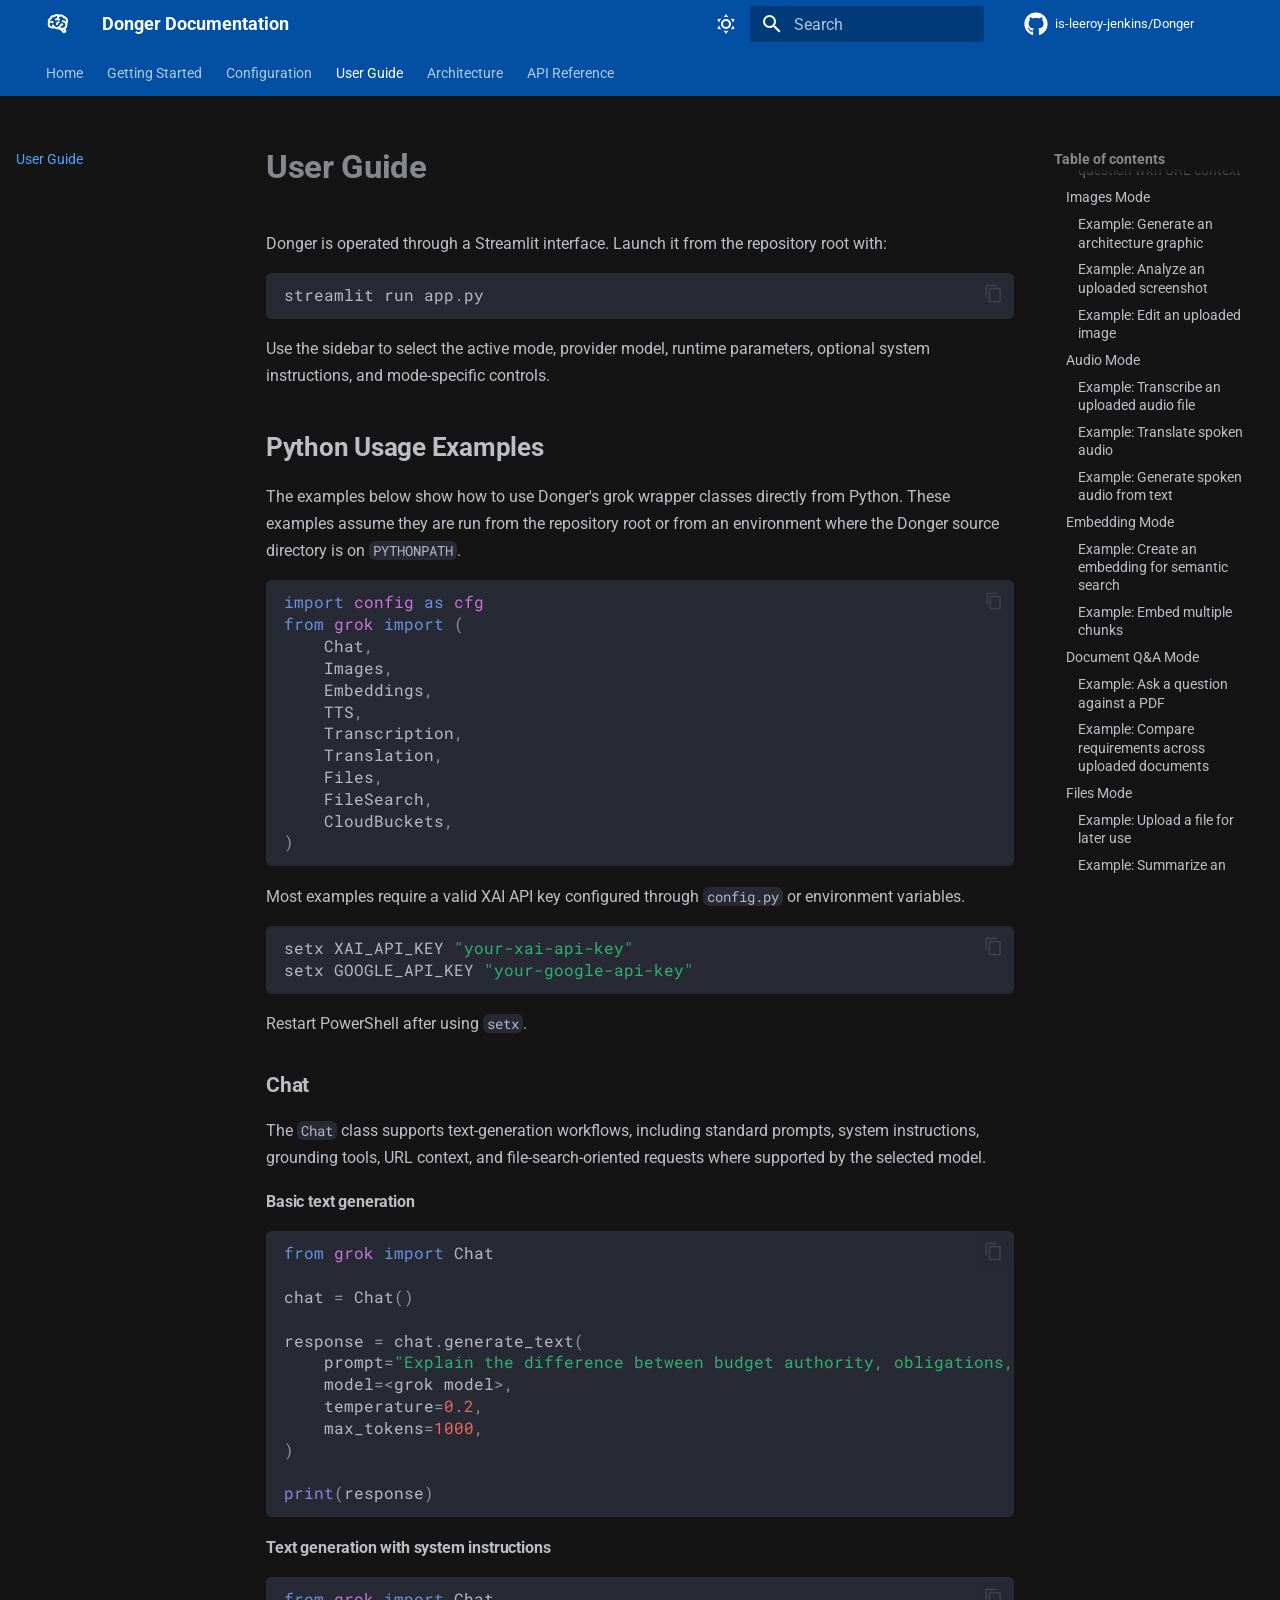
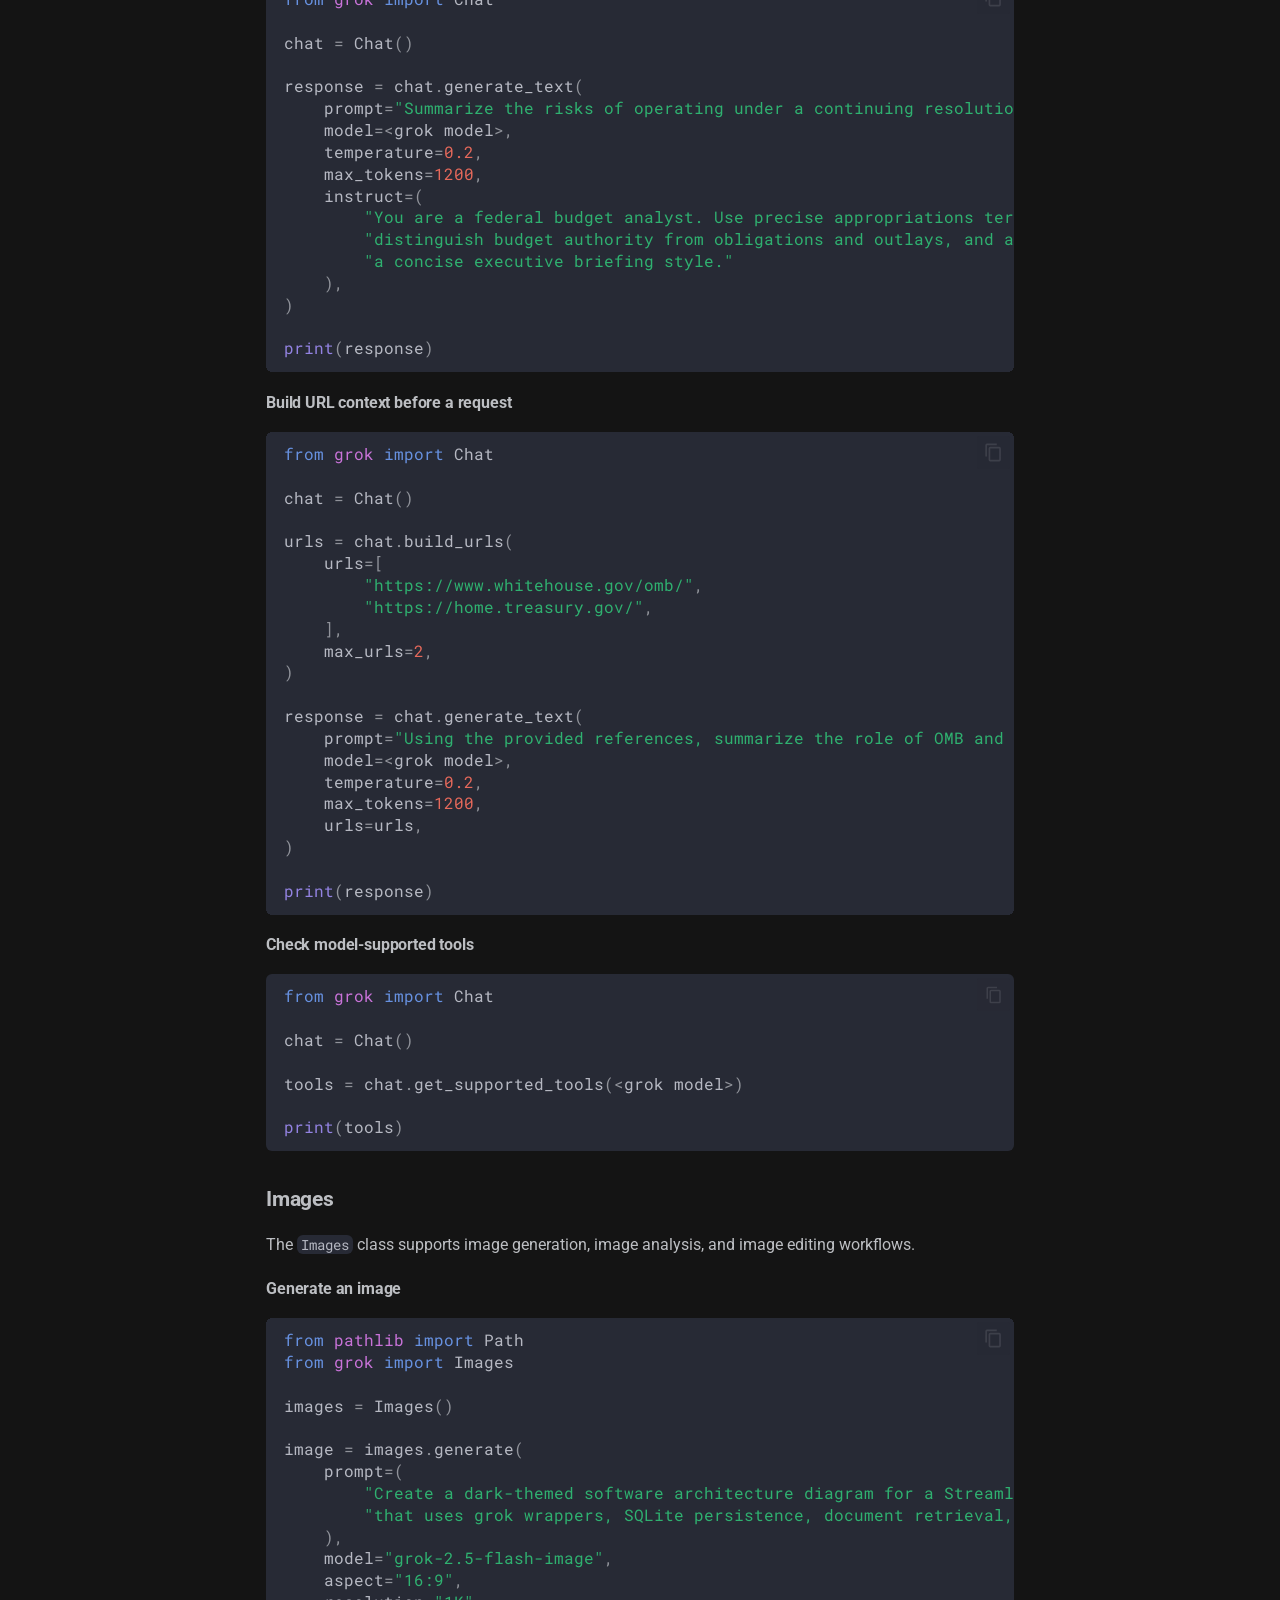
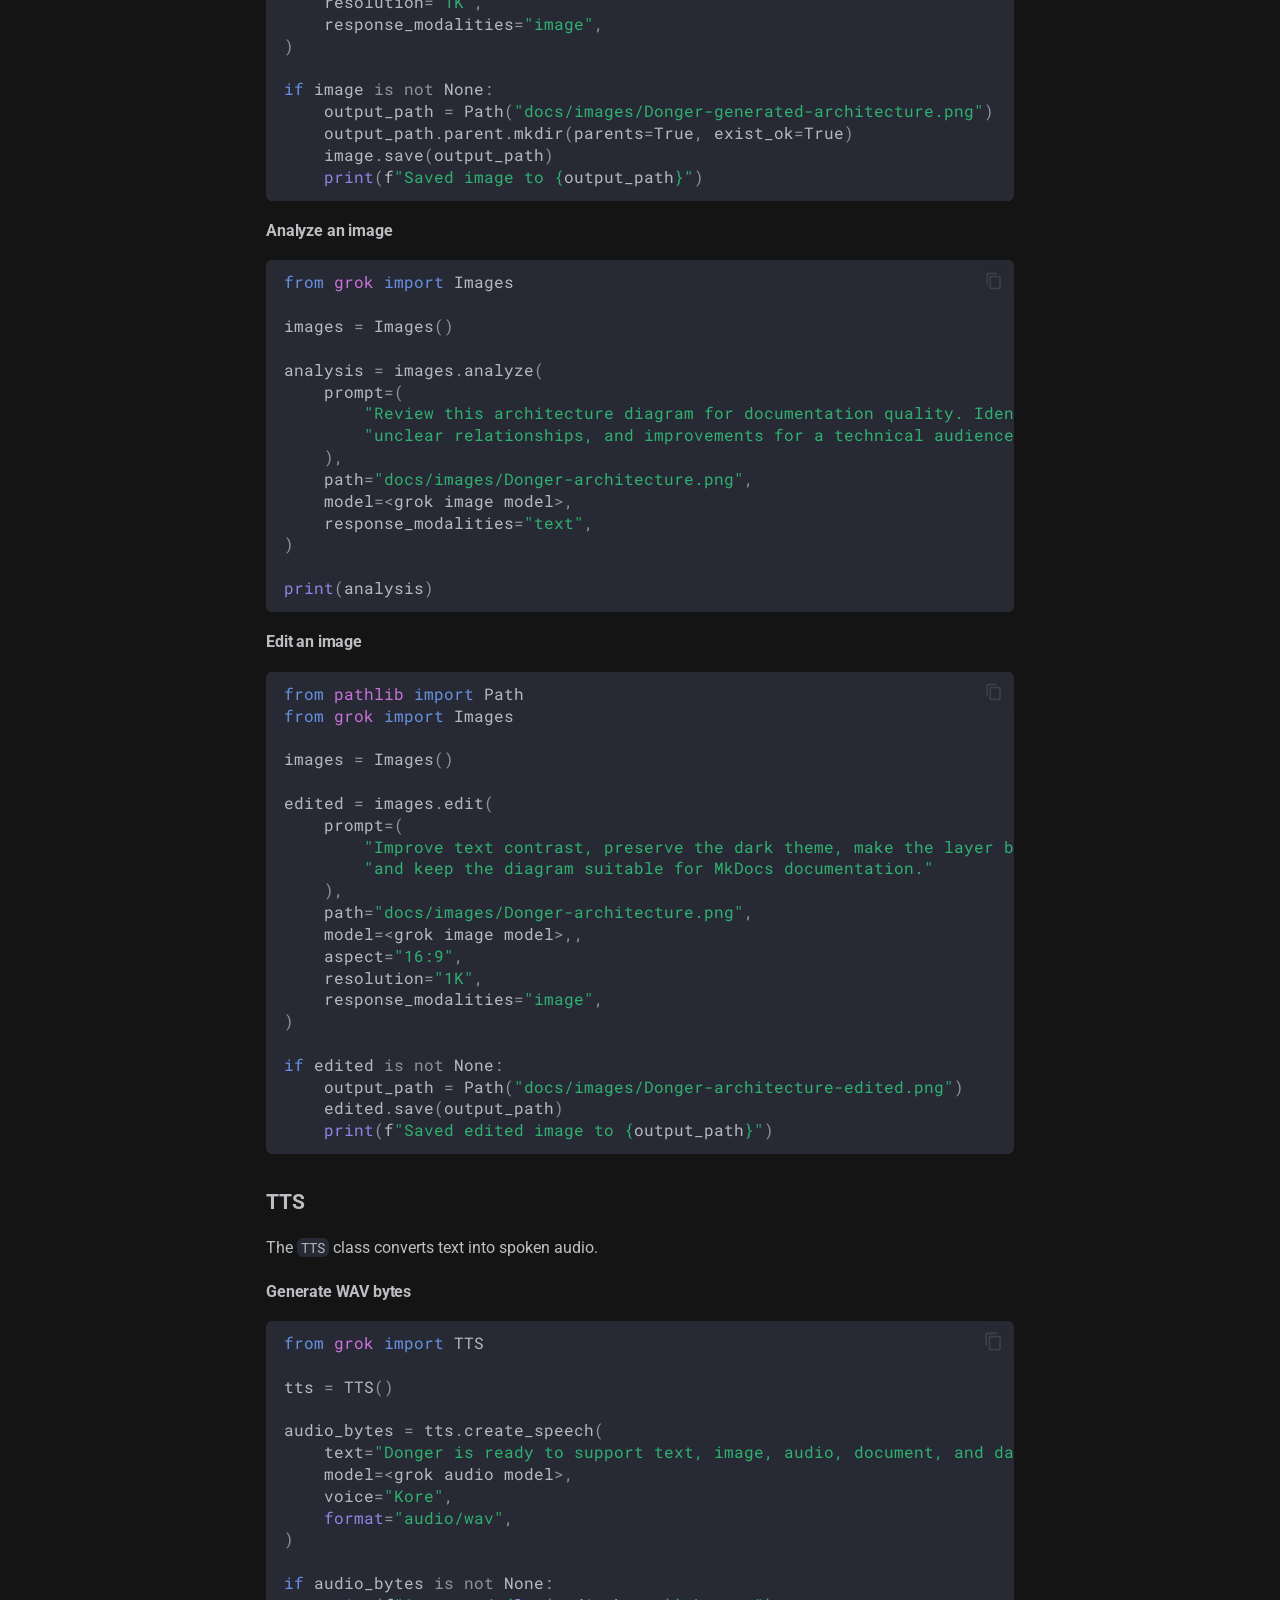
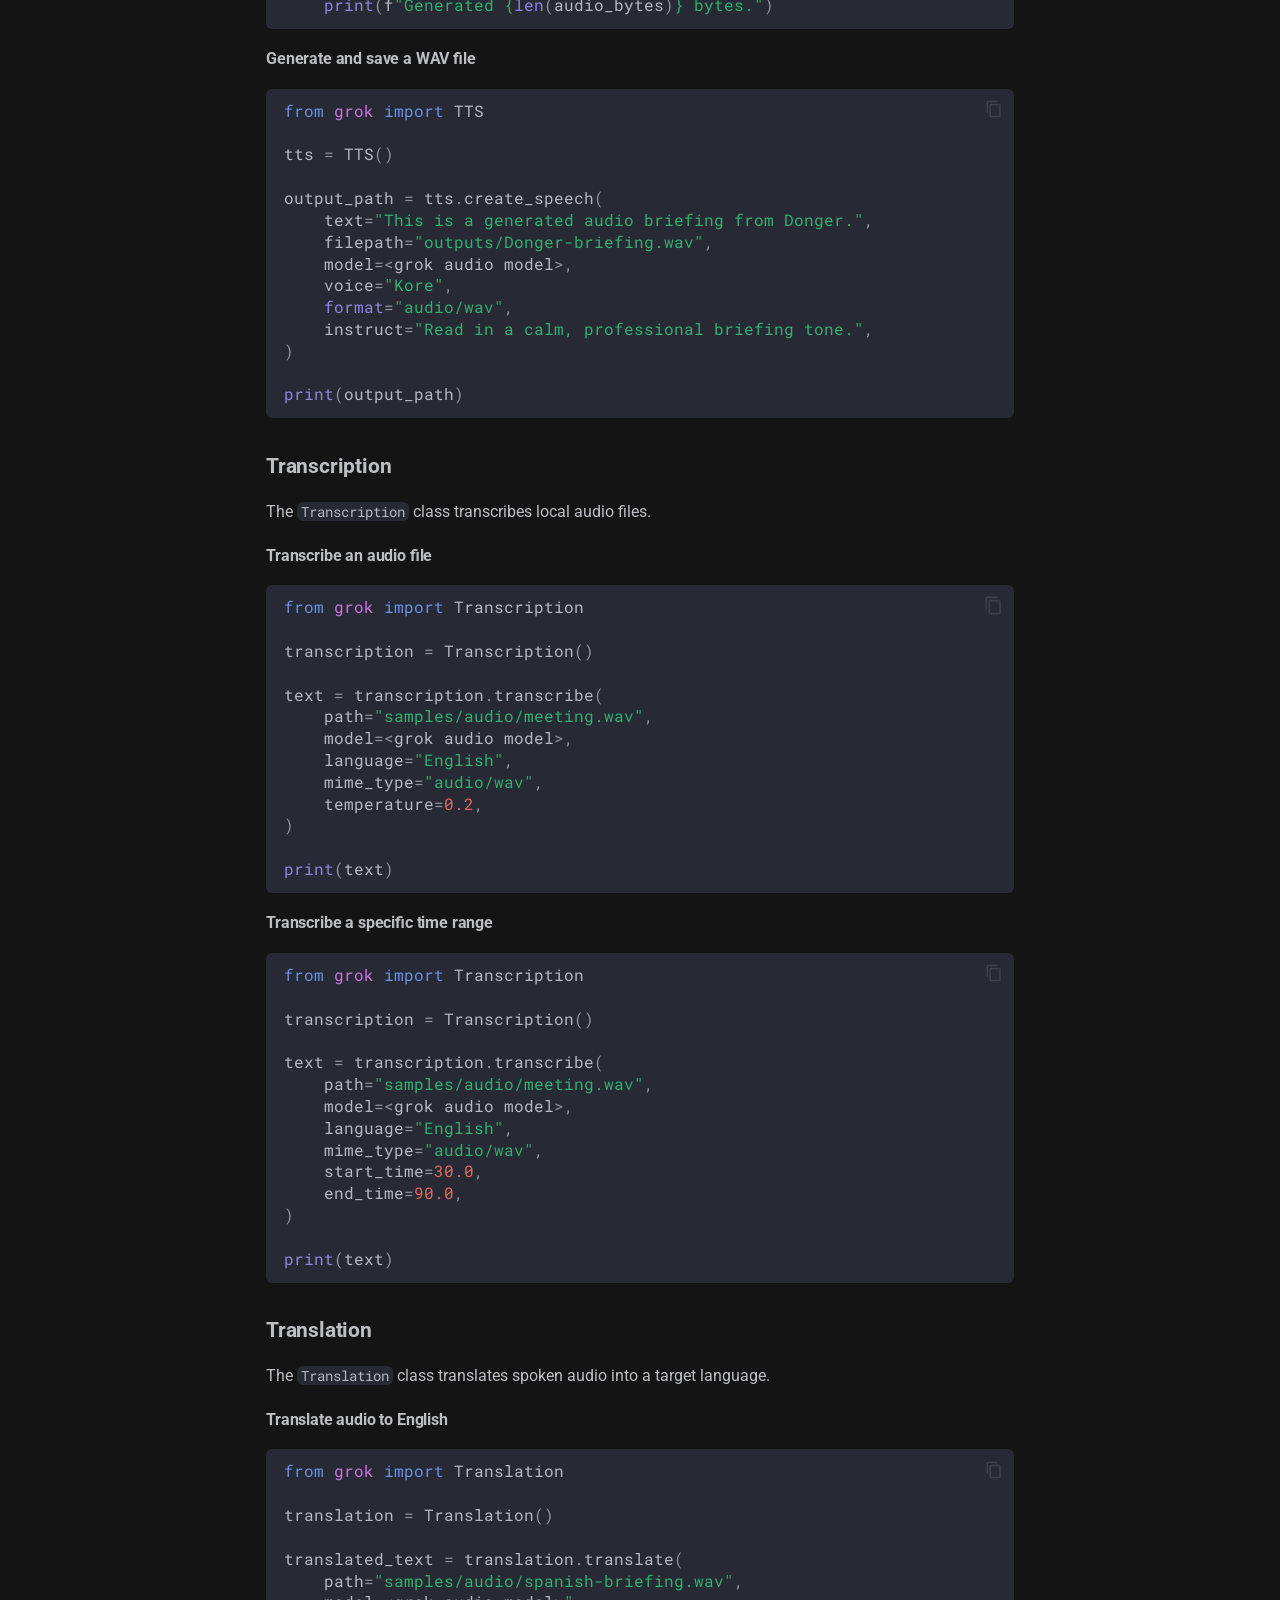
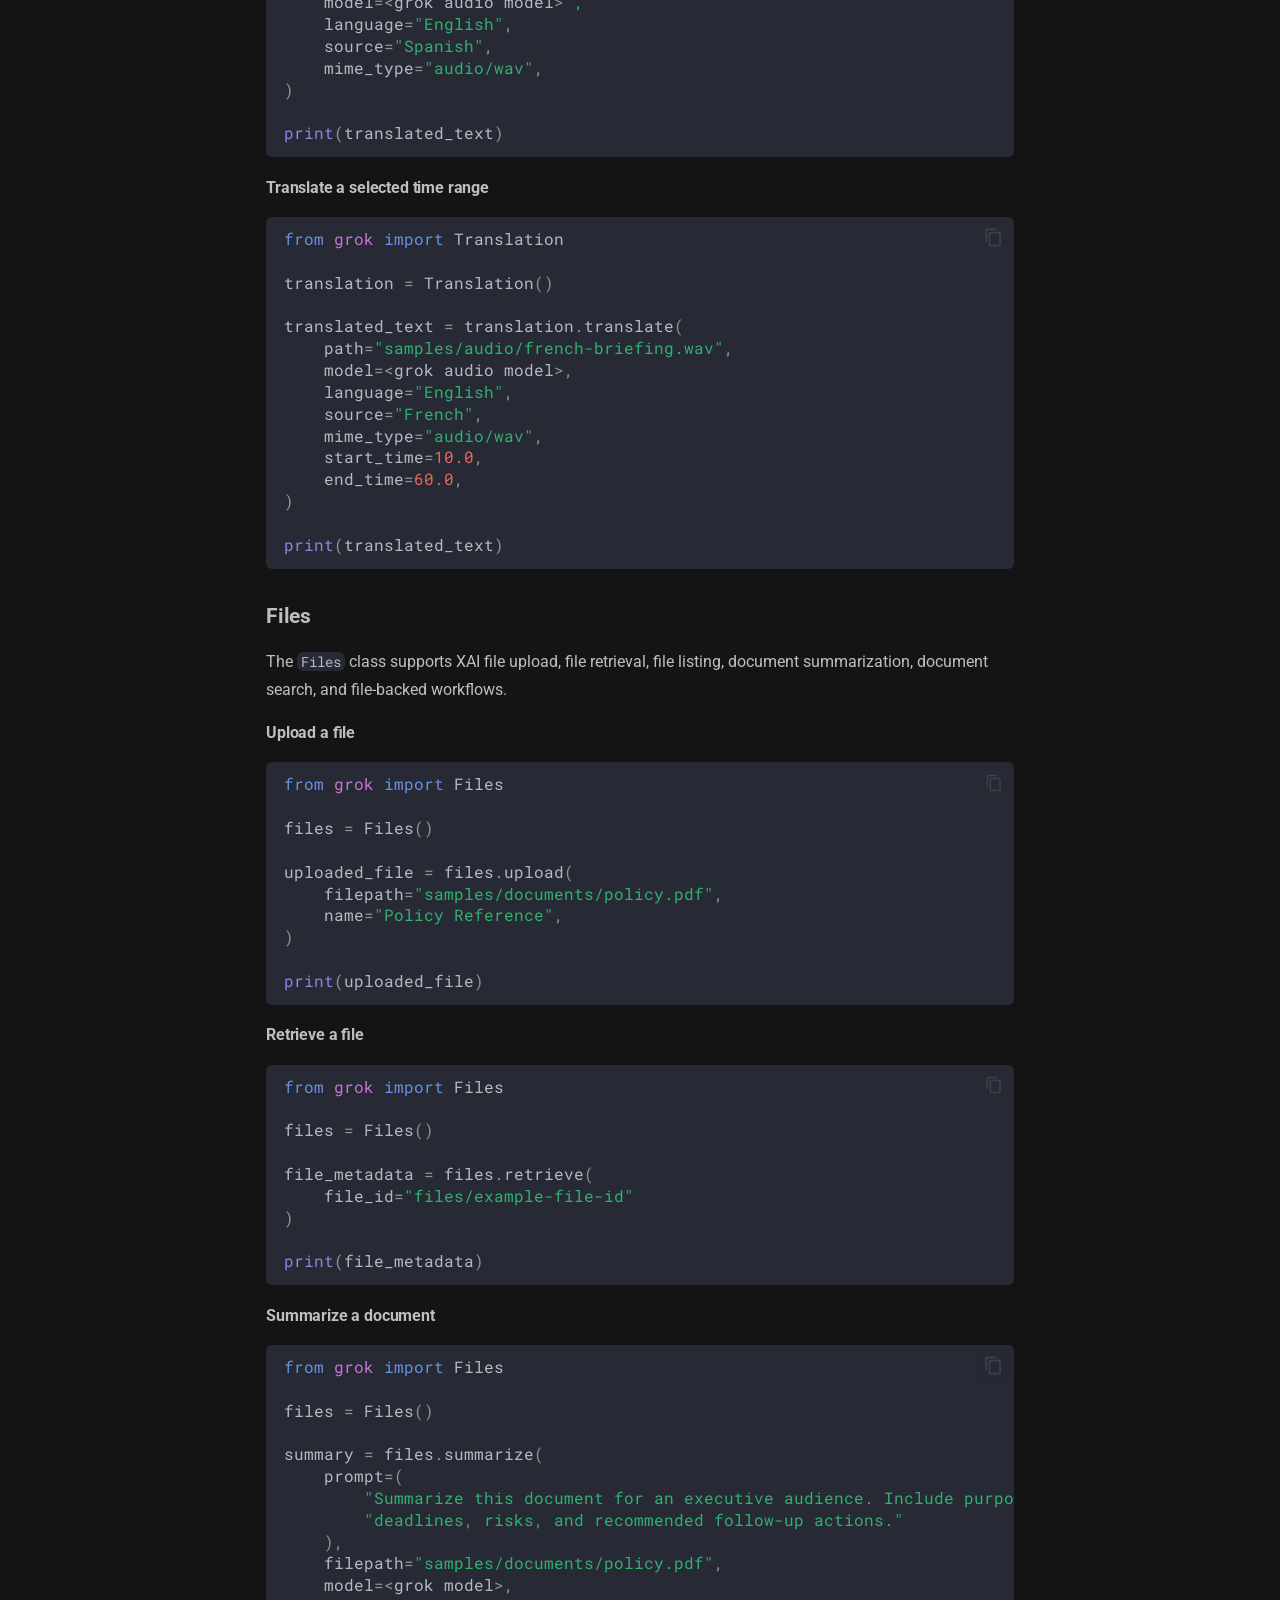
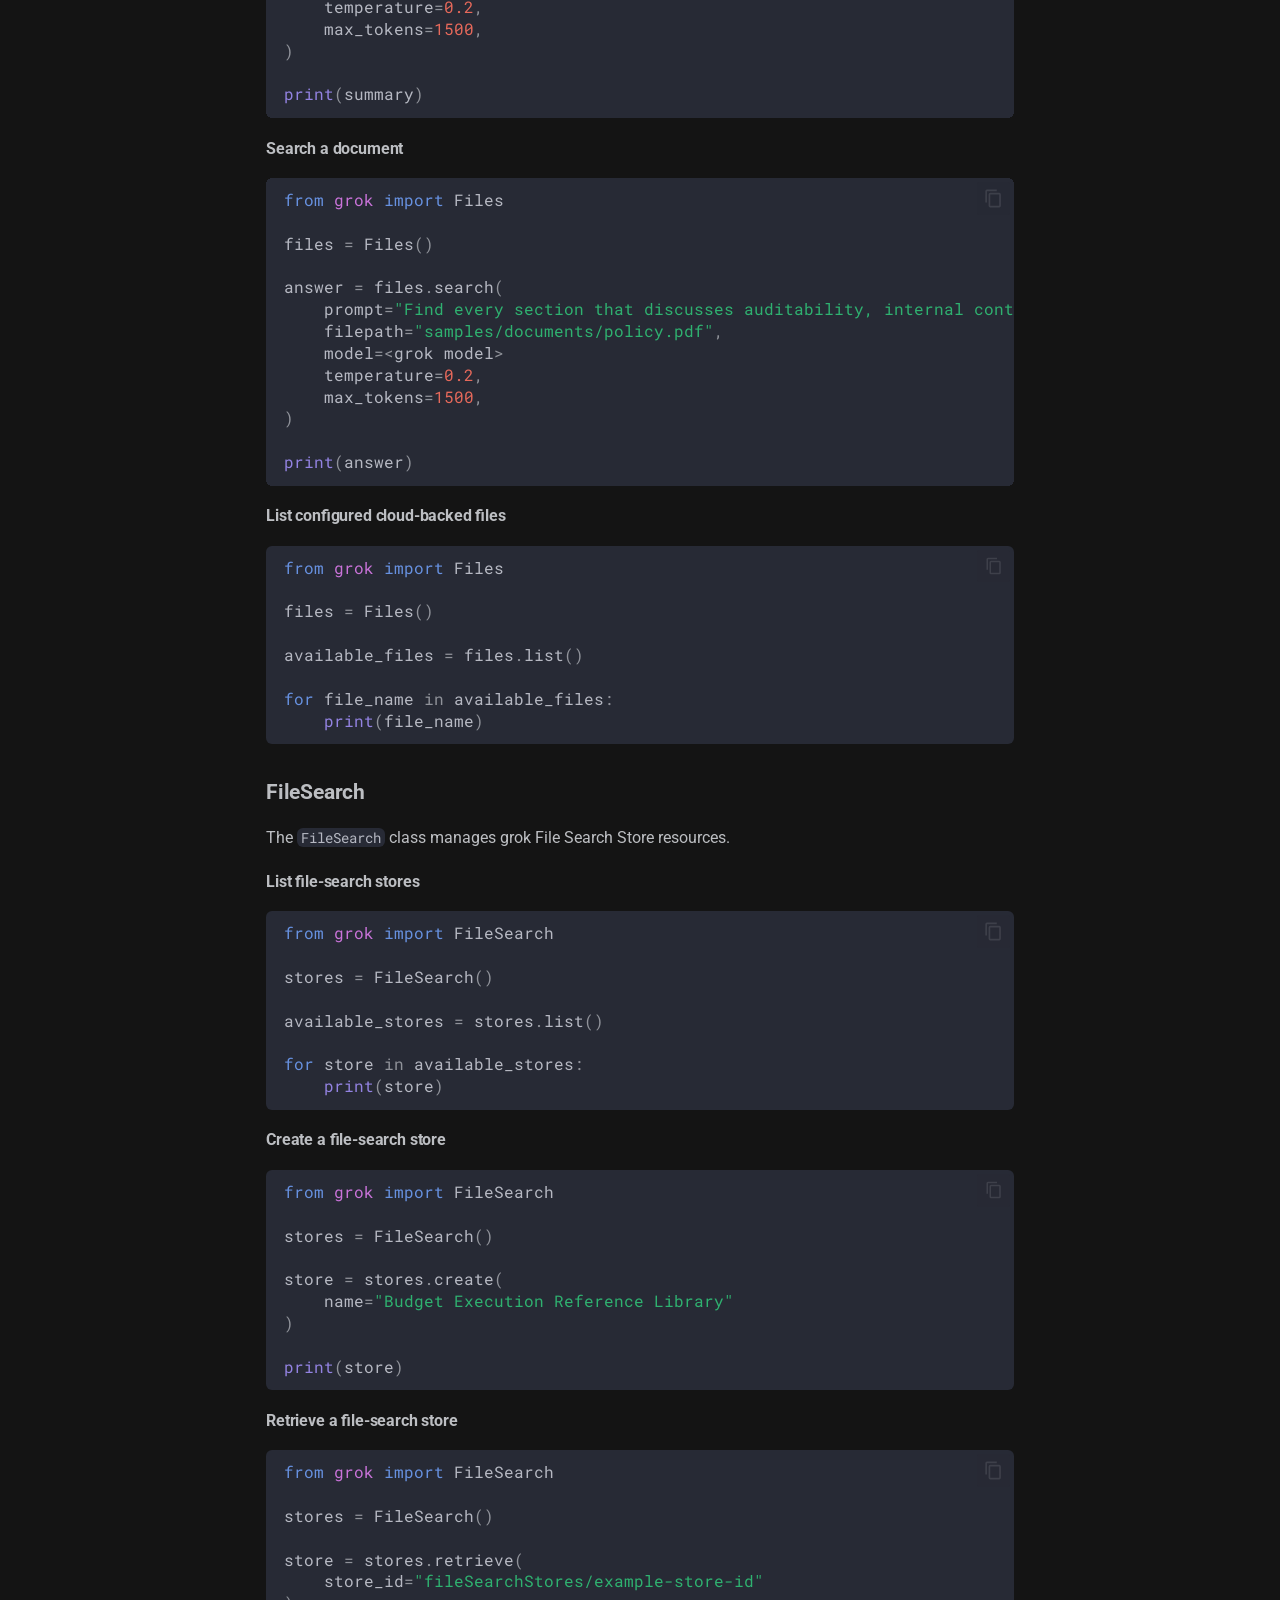
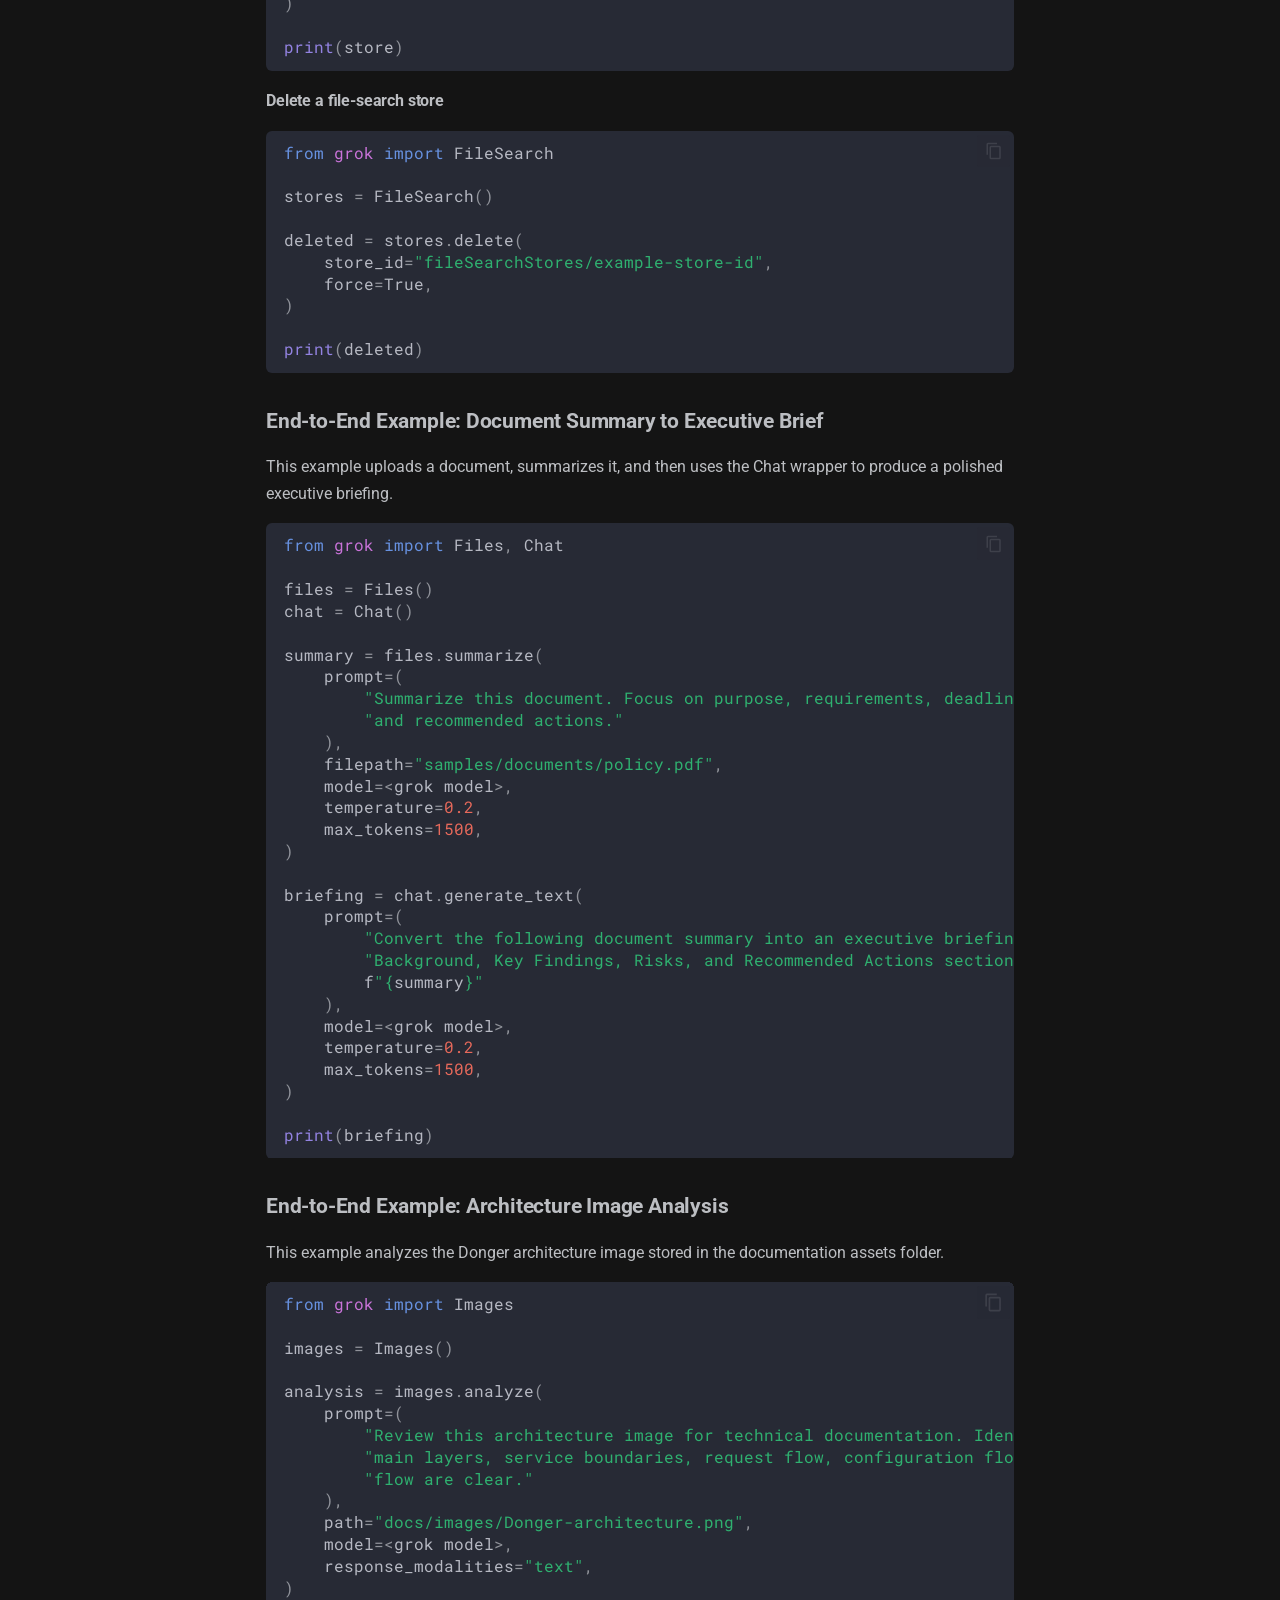
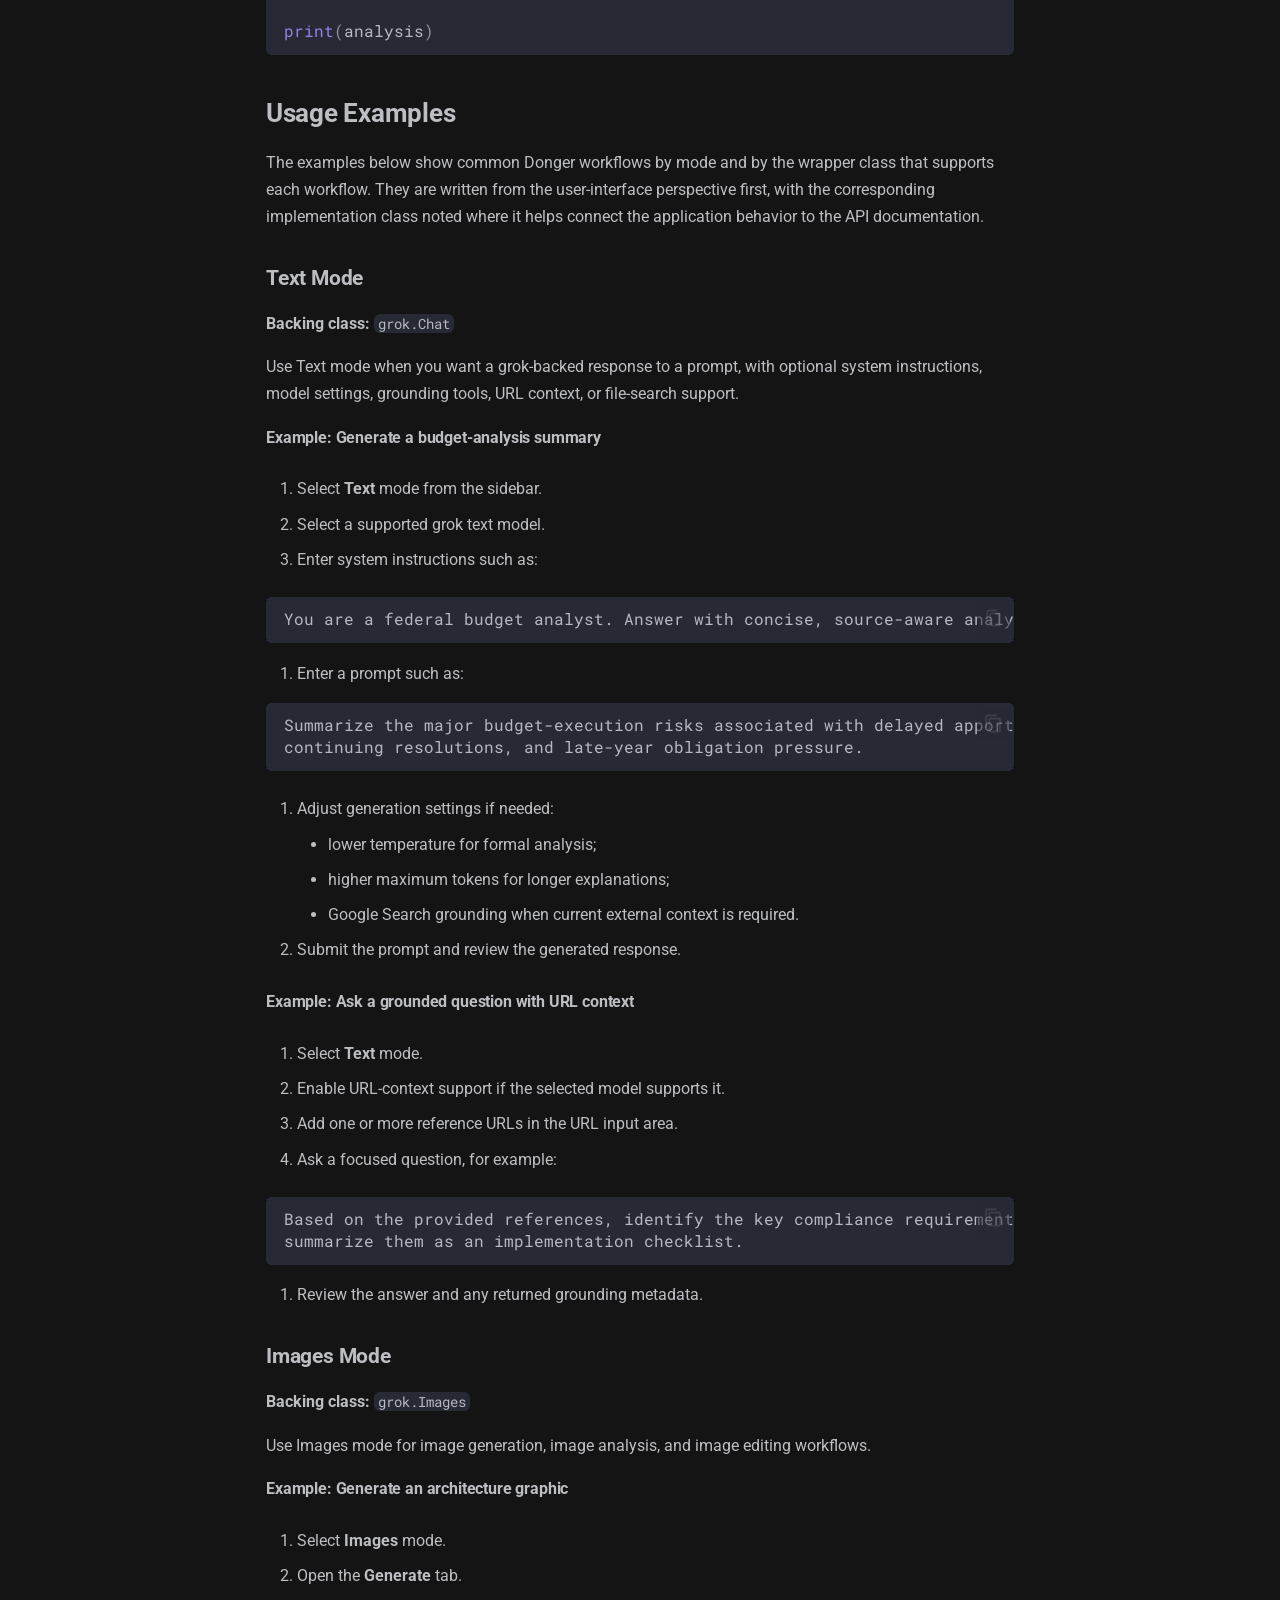
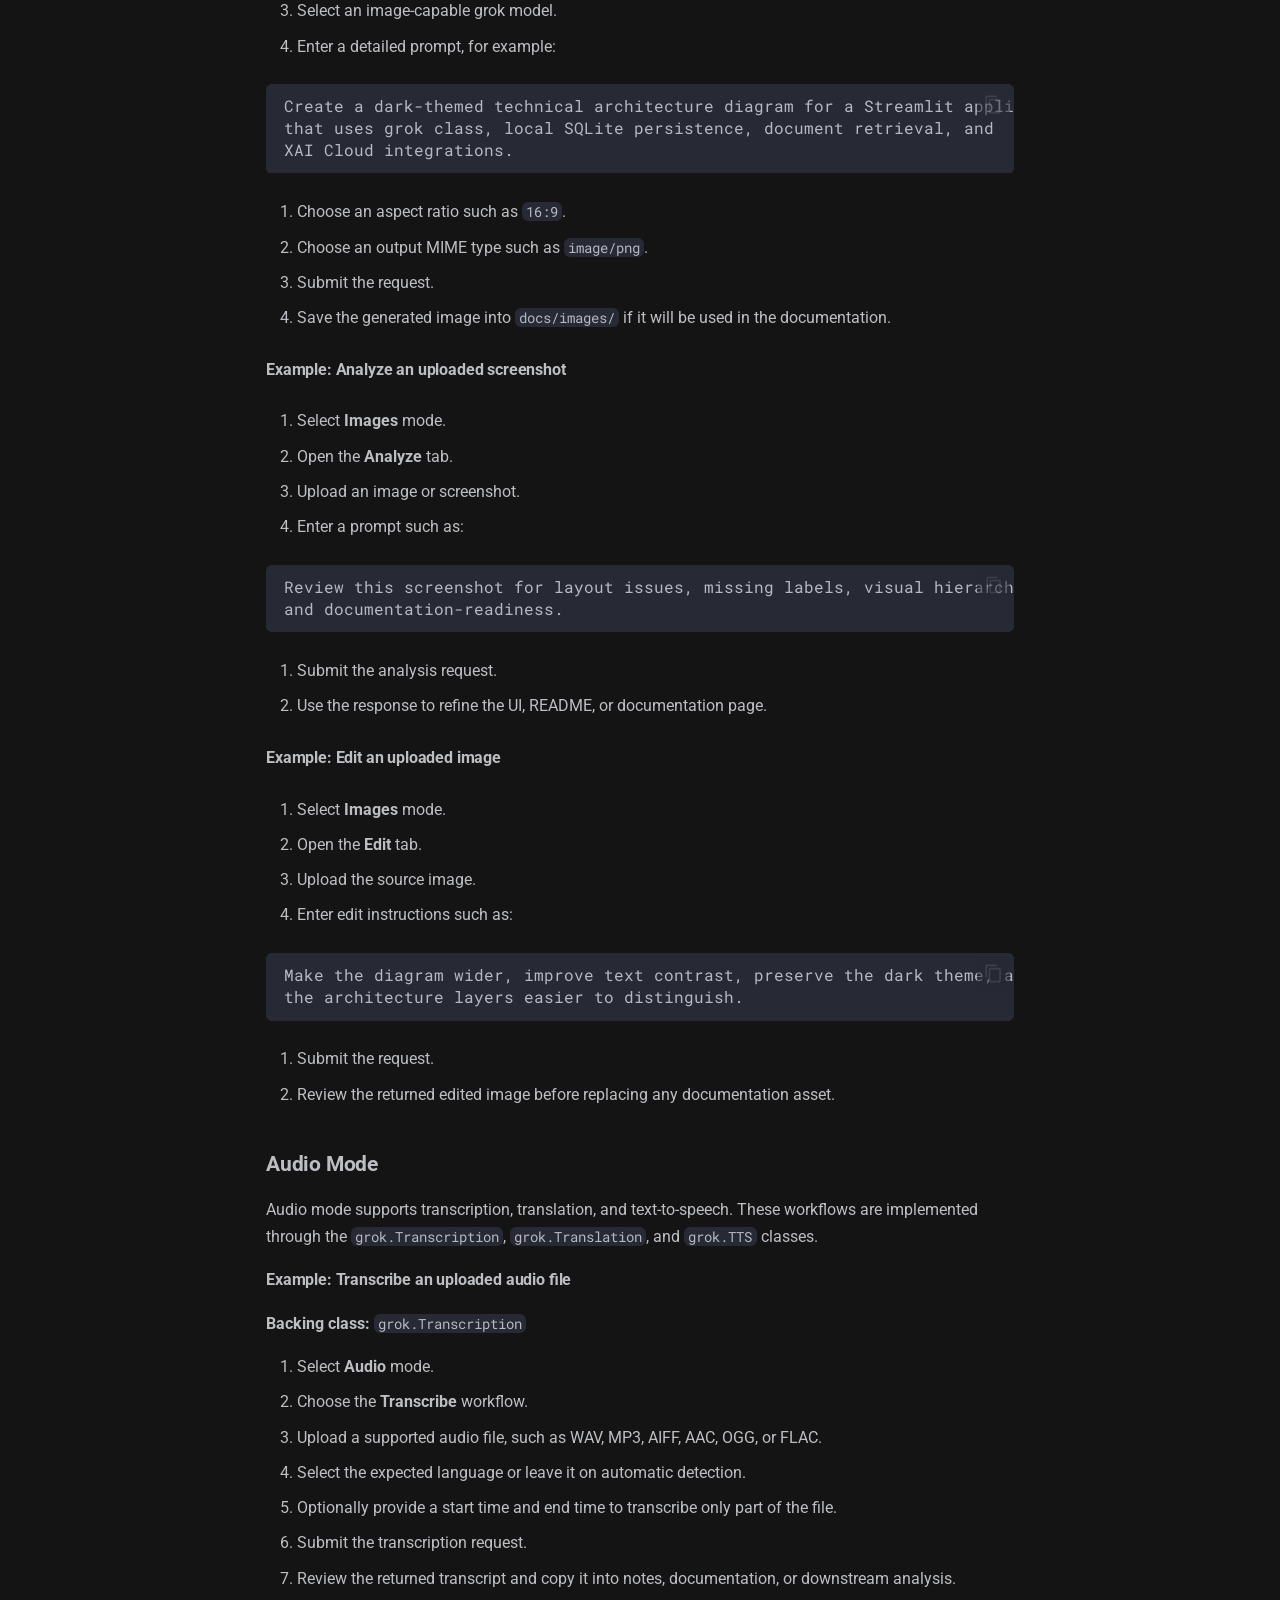
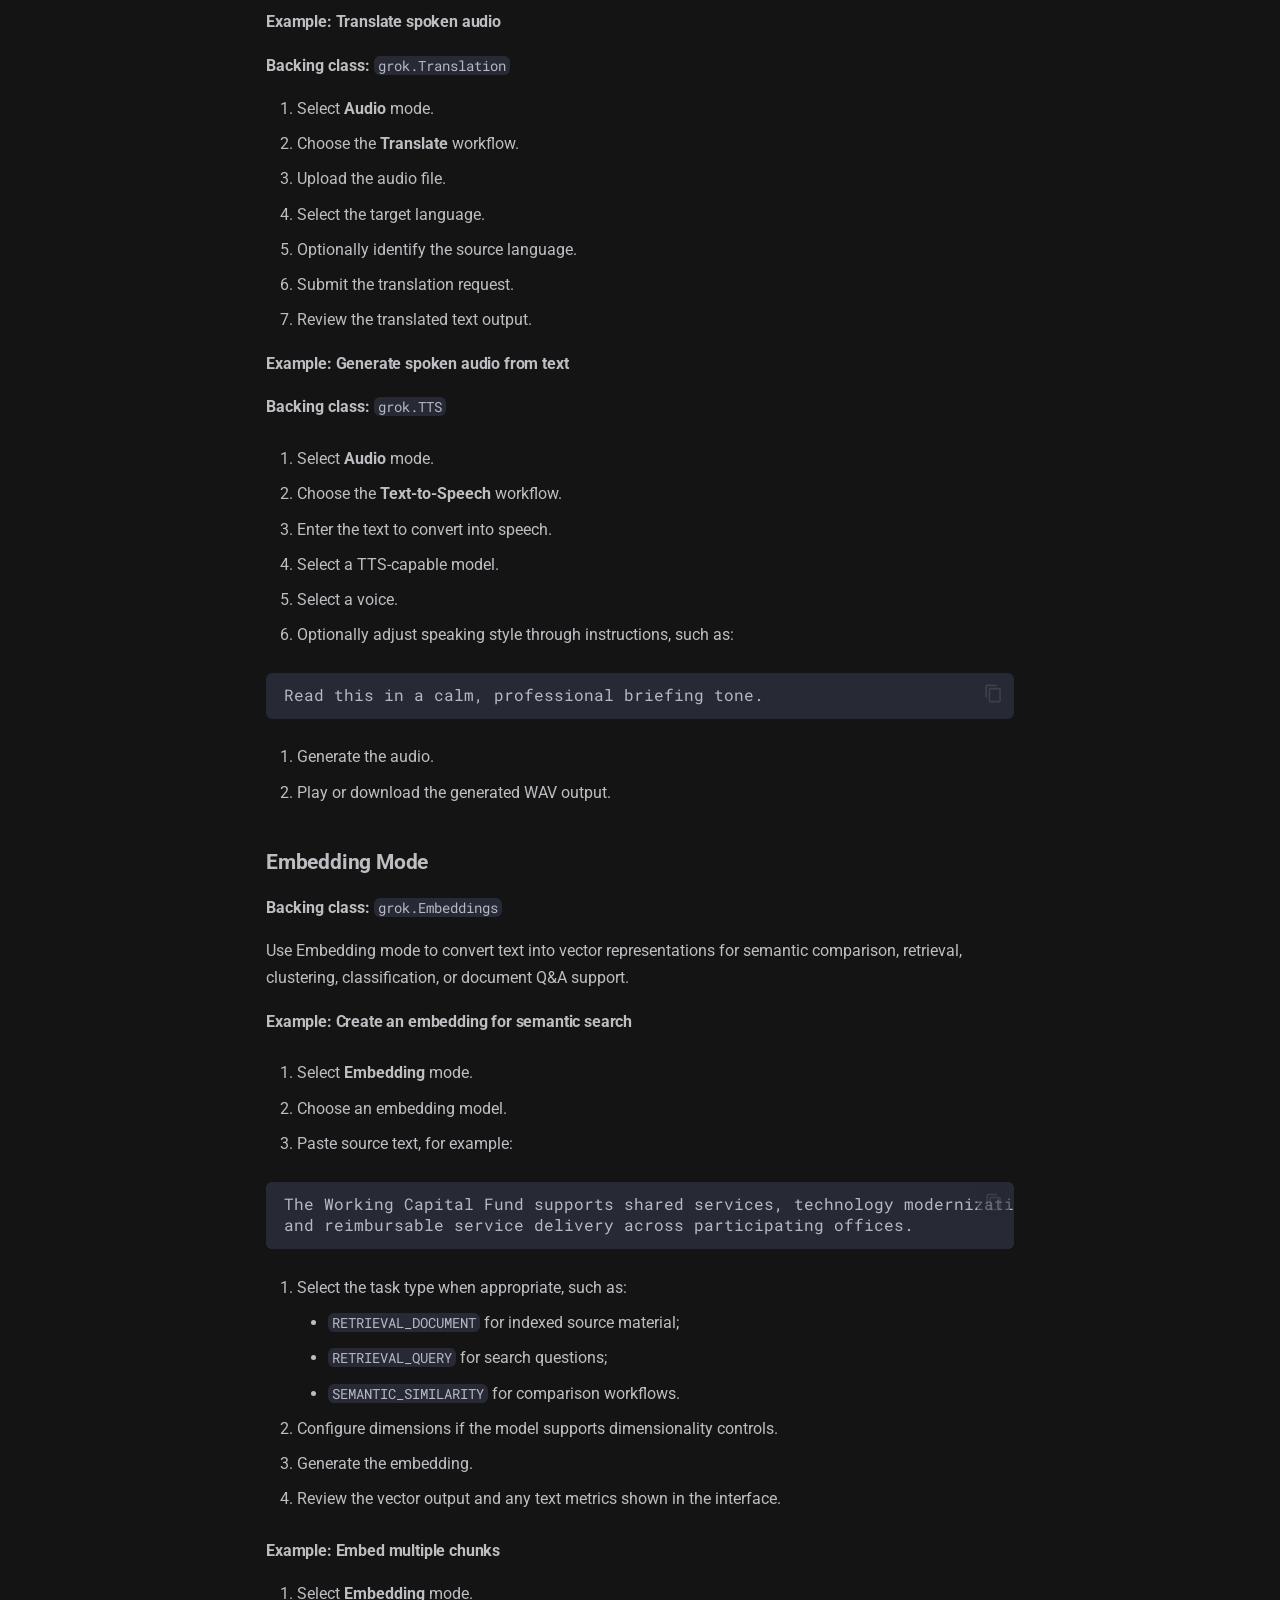
<file: user-guide/index.html>
<!doctype html>
<html lang="en" class="no-js">
  <head>
    
      <meta charset="utf-8">
      <meta name="viewport" content="width=device-width,initial-scale=1">
      
        <meta name="description" content="Official documentation for Donger, a XAI-powered multimodal AI assistant for analysis, document review, retrieval, prompt management, and data workflows.">
      
      
        <meta name="author" content="Terry D. Eppler">
      
      
        <link rel="canonical" href="https://is-leeroy-jenkins.github.io/Donger/user-guide/">
      
      
        <link rel="prev" href="../configuration/">
      
      
        <link rel="next" href="../architecture/">
      
      
        
      
      
      <link rel="icon" href="../assets/images/favicon.png">
      <meta name="generator" content="mkdocs-1.6.1, mkdocs-material-9.7.7">
    
    
      
        <title>User Guide - Donger Documentation</title>
      
    
    
      <link rel="stylesheet" href="../assets/stylesheets/main.ec1eaa64.min.css">
      
        
        <link rel="stylesheet" href="../assets/stylesheets/palette.ab4e12ef.min.css">
      
      


    
    
      
    
    
      
        
        
        <link rel="preconnect" href="https://fonts.gstatic.com" crossorigin>
        <link rel="stylesheet" href="https://fonts.googleapis.com/css?family=Roboto:300,300i,400,400i,700,700i%7CRoboto+Mono:400,400i,700,700i&display=fallback">
        <style>:root{--md-text-font:"Roboto";--md-code-font:"Roboto Mono"}</style>
      
    
    
      <link rel="stylesheet" href="../assets/_mkdocstrings.css">
    
      <link rel="stylesheet" href="../stylesheets/extra.css">
    
    <script>__md_scope=new URL("..",location),__md_hash=e=>[...e].reduce(((e,_)=>(e<<5)-e+_.charCodeAt(0)),0),__md_get=(e,_=localStorage,t=__md_scope)=>JSON.parse(_.getItem(t.pathname+"."+e)),__md_set=(e,_,t=localStorage,a=__md_scope)=>{try{t.setItem(a.pathname+"."+e,JSON.stringify(_))}catch(e){}}</script>
    
      

    
    
  </head>
  
  
    
    
      
    
    
    
    
    <body dir="ltr" data-md-color-scheme="slate" data-md-color-primary="blue" data-md-color-accent="light-blue">
  
    
    <input class="md-toggle" data-md-toggle="drawer" type="checkbox" id="__drawer" autocomplete="off">
    <input class="md-toggle" data-md-toggle="search" type="checkbox" id="__search" autocomplete="off">
    <label class="md-overlay" for="__drawer"></label>
    <div data-md-component="skip">
      
        
        <a href="#user-guide" class="md-skip">
          Skip to content
        </a>
      
    </div>
    <div data-md-component="announce">
      
    </div>
    
    
      

<header class="md-header" data-md-component="header">
  <nav class="md-header__inner md-grid" aria-label="Header">
    <a href=".." title="Donger Documentation" class="md-header__button md-logo" aria-label="Donger Documentation" data-md-component="logo">
      
  
  <svg xmlns="http://www.w3.org/2000/svg" viewBox="0 0 24 24"><path d="M21.33 12.91c.09 1.55-.62 3.04-1.89 3.95l.77 1.49c.23.45.26.98.06 1.45-.19.47-.58.84-1.06 1l-.79.25a1.687 1.687 0 0 1-1.86-.55L14.44 18c-.89-.15-1.73-.53-2.44-1.1-.5.15-1 .23-1.5.23-.88 0-1.76-.27-2.5-.79-.53.16-1.07.23-1.62.22-.79.01-1.57-.15-2.3-.45a4.1 4.1 0 0 1-2.43-3.61c-.08-.72.04-1.45.35-2.11-.29-.75-.32-1.57-.07-2.33C2.3 7.11 3 6.32 3.87 5.82c.58-1.69 2.21-2.82 4-2.7 1.6-1.5 4.05-1.66 5.83-.37.42-.11.86-.17 1.3-.17 1.36-.03 2.65.57 3.5 1.64 2.04.53 3.5 2.35 3.58 4.47.05 1.11-.25 2.2-.86 3.13.07.36.11.72.11 1.09m-5-1.41c.57.07 1.02.5 1.02 1.07a1 1 0 0 1-1 1h-.63c-.32.9-.88 1.69-1.62 2.29.25.09.51.14.77.21 5.13-.07 4.53-3.2 4.53-3.25a2.59 2.59 0 0 0-2.69-2.49 1 1 0 0 1-1-1 1 1 0 0 1 1-1c1.23.03 2.41.49 3.33 1.3.05-.29.08-.59.08-.89-.06-1.24-.62-2.32-2.87-2.53-1.25-2.96-4.4-1.32-4.4-.4-.03.23.21.72.25.75a1 1 0 0 1 1 1c0 .55-.45 1-1 1-.53-.02-1.03-.22-1.43-.56-.48.31-1.03.5-1.6.56-.57.05-1.04-.35-1.07-.9a.97.97 0 0 1 .88-1.1c.16-.02.94-.14.94-.77 0-.66.25-1.29.68-1.79-.92-.25-1.91.08-2.91 1.29C6.75 5 6 5.25 5.45 7.2 4.5 7.67 4 8 3.78 9c1.08-.22 2.19-.13 3.22.25.5.19.78.75.59 1.29-.19.52-.77.78-1.29.59-.73-.32-1.55-.34-2.3-.06-.32.27-.32.83-.32 1.27 0 .74.37 1.43 1 1.83.53.27 1.12.41 1.71.4q-.225-.39-.39-.81a1.038 1.038 0 0 1 1.96-.68c.4 1.14 1.42 1.92 2.62 2.05 1.37-.07 2.59-.88 3.19-2.13.23-1.38 1.34-1.5 2.56-1.5m2 7.47-.62-1.3-.71.16 1 1.25zm-4.65-8.61a1 1 0 0 0-.91-1.03c-.71-.04-1.4.2-1.93.67-.57.58-.87 1.38-.84 2.19a1 1 0 0 0 1 1c.57 0 1-.45 1-1 0-.27.07-.54.23-.76.12-.1.27-.15.43-.15.55.03 1.02-.38 1.02-.92"/></svg>

    </a>
    <label class="md-header__button md-icon" for="__drawer">
      
      <svg xmlns="http://www.w3.org/2000/svg" viewBox="0 0 24 24"><path d="M3 6h18v2H3zm0 5h18v2H3zm0 5h18v2H3z"/></svg>
    </label>
    <div class="md-header__title" data-md-component="header-title">
      <div class="md-header__ellipsis">
        <div class="md-header__topic">
          <span class="md-ellipsis">
            Donger Documentation
          </span>
        </div>
        <div class="md-header__topic" data-md-component="header-topic">
          <span class="md-ellipsis">
            
              User Guide
            
          </span>
        </div>
      </div>
    </div>
    
      
        <form class="md-header__option" data-md-component="palette">
  
    
    
    
    <input class="md-option" data-md-color-media="" data-md-color-scheme="slate" data-md-color-primary="blue" data-md-color-accent="light-blue"  aria-label="Switch to light mode"  type="radio" name="__palette" id="__palette_0">
    
      <label class="md-header__button md-icon" title="Switch to light mode" for="__palette_1" hidden>
        <svg xmlns="http://www.w3.org/2000/svg" viewBox="0 0 24 24"><path d="M12 7a5 5 0 0 1 5 5 5 5 0 0 1-5 5 5 5 0 0 1-5-5 5 5 0 0 1 5-5m0 2a3 3 0 0 0-3 3 3 3 0 0 0 3 3 3 3 0 0 0 3-3 3 3 0 0 0-3-3m0-7 2.39 3.42C13.65 5.15 12.84 5 12 5s-1.65.15-2.39.42zM3.34 7l4.16-.35A7.2 7.2 0 0 0 5.94 8.5c-.44.74-.69 1.5-.83 2.29zm.02 10 1.76-3.77a7.131 7.131 0 0 0 2.38 4.14zM20.65 7l-1.77 3.79a7.02 7.02 0 0 0-2.38-4.15zm-.01 10-4.14.36c.59-.51 1.12-1.14 1.54-1.86.42-.73.69-1.5.83-2.29zM12 22l-2.41-3.44c.74.27 1.55.44 2.41.44.82 0 1.63-.17 2.37-.44z"/></svg>
      </label>
    
  
    
    
    
    <input class="md-option" data-md-color-media="" data-md-color-scheme="default" data-md-color-primary="blue" data-md-color-accent="light-blue"  aria-label="Switch to dark mode"  type="radio" name="__palette" id="__palette_1">
    
      <label class="md-header__button md-icon" title="Switch to dark mode" for="__palette_0" hidden>
        <svg xmlns="http://www.w3.org/2000/svg" viewBox="0 0 24 24"><path d="m17.75 4.09-2.53 1.94.91 3.06-2.63-1.81-2.63 1.81.91-3.06-2.53-1.94L12.44 4l1.06-3 1.06 3zm3.5 6.91-1.64 1.25.59 1.98-1.7-1.17-1.7 1.17.59-1.98L15.75 11l2.06-.05L18.5 9l.69 1.95zm-2.28 4.95c.83-.08 1.72 1.1 1.19 1.85-.32.45-.66.87-1.08 1.27C15.17 23 8.84 23 4.94 19.07c-3.91-3.9-3.91-10.24 0-14.14.4-.4.82-.76 1.27-1.08.75-.53 1.93.36 1.85 1.19-.27 2.86.69 5.83 2.89 8.02a9.96 9.96 0 0 0 8.02 2.89m-1.64 2.02a12.08 12.08 0 0 1-7.8-3.47c-2.17-2.19-3.33-5-3.49-7.82-2.81 3.14-2.7 7.96.31 10.98 3.02 3.01 7.84 3.12 10.98.31"/></svg>
      </label>
    
  
</form>
      
    
    
      <script>var palette=__md_get("__palette");if(palette&&palette.color){if("(prefers-color-scheme)"===palette.color.media){var media=matchMedia("(prefers-color-scheme: light)"),input=document.querySelector(media.matches?"[data-md-color-media='(prefers-color-scheme: light)']":"[data-md-color-media='(prefers-color-scheme: dark)']");palette.color.media=input.getAttribute("data-md-color-media"),palette.color.scheme=input.getAttribute("data-md-color-scheme"),palette.color.primary=input.getAttribute("data-md-color-primary"),palette.color.accent=input.getAttribute("data-md-color-accent")}for(var[key,value]of Object.entries(palette.color))document.body.setAttribute("data-md-color-"+key,value)}</script>
    
    
    
      
      
        <label class="md-header__button md-icon" for="__search">
          
          <svg xmlns="http://www.w3.org/2000/svg" viewBox="0 0 24 24"><path d="M9.5 3A6.5 6.5 0 0 1 16 9.5c0 1.61-.59 3.09-1.56 4.23l.27.27h.79l5 5-1.5 1.5-5-5v-.79l-.27-.27A6.52 6.52 0 0 1 9.5 16 6.5 6.5 0 0 1 3 9.5 6.5 6.5 0 0 1 9.5 3m0 2C7 5 5 7 5 9.5S7 14 9.5 14 14 12 14 9.5 12 5 9.5 5"/></svg>
        </label>
        <div class="md-search" data-md-component="search" role="dialog">
  <label class="md-search__overlay" for="__search"></label>
  <div class="md-search__inner" role="search">
    <form class="md-search__form" name="search">
      <input type="text" class="md-search__input" name="query" aria-label="Search" placeholder="Search" autocapitalize="off" autocorrect="off" autocomplete="off" spellcheck="false" data-md-component="search-query" required>
      <label class="md-search__icon md-icon" for="__search">
        
        <svg xmlns="http://www.w3.org/2000/svg" viewBox="0 0 24 24"><path d="M9.5 3A6.5 6.5 0 0 1 16 9.5c0 1.61-.59 3.09-1.56 4.23l.27.27h.79l5 5-1.5 1.5-5-5v-.79l-.27-.27A6.52 6.52 0 0 1 9.5 16 6.5 6.5 0 0 1 3 9.5 6.5 6.5 0 0 1 9.5 3m0 2C7 5 5 7 5 9.5S7 14 9.5 14 14 12 14 9.5 12 5 9.5 5"/></svg>
        
        <svg xmlns="http://www.w3.org/2000/svg" viewBox="0 0 24 24"><path d="M20 11v2H8l5.5 5.5-1.42 1.42L4.16 12l7.92-7.92L13.5 5.5 8 11z"/></svg>
      </label>
      <nav class="md-search__options" aria-label="Search">
        
          <a href="javascript:void(0)" class="md-search__icon md-icon" title="Share" aria-label="Share" data-clipboard data-clipboard-text="" data-md-component="search-share" tabindex="-1">
            
            <svg xmlns="http://www.w3.org/2000/svg" viewBox="0 0 24 24"><path d="M18 16.08c-.76 0-1.44.3-1.96.77L8.91 12.7c.05-.23.09-.46.09-.7s-.04-.47-.09-.7l7.05-4.11c.54.5 1.25.81 2.04.81a3 3 0 0 0 3-3 3 3 0 0 0-3-3 3 3 0 0 0-3 3c0 .24.04.47.09.7L8.04 9.81C7.5 9.31 6.79 9 6 9a3 3 0 0 0-3 3 3 3 0 0 0 3 3c.79 0 1.5-.31 2.04-.81l7.12 4.15c-.05.21-.08.43-.08.66 0 1.61 1.31 2.91 2.92 2.91s2.92-1.3 2.92-2.91A2.92 2.92 0 0 0 18 16.08"/></svg>
          </a>
        
        <button type="reset" class="md-search__icon md-icon" title="Clear" aria-label="Clear" tabindex="-1">
          
          <svg xmlns="http://www.w3.org/2000/svg" viewBox="0 0 24 24"><path d="M19 6.41 17.59 5 12 10.59 6.41 5 5 6.41 10.59 12 5 17.59 6.41 19 12 13.41 17.59 19 19 17.59 13.41 12z"/></svg>
        </button>
      </nav>
      
        <div class="md-search__suggest" data-md-component="search-suggest"></div>
      
    </form>
    <div class="md-search__output">
      <div class="md-search__scrollwrap" tabindex="0" data-md-scrollfix>
        <div class="md-search-result" data-md-component="search-result">
          <div class="md-search-result__meta">
            Initializing search
          </div>
          <ol class="md-search-result__list" role="presentation"></ol>
        </div>
      </div>
    </div>
  </div>
</div>
      
    
    
      <div class="md-header__source">
        <a href="https://github.com/is-leeroy-jenkins/Donger" title="Go to repository" class="md-source" data-md-component="source">
  <div class="md-source__icon md-icon">
    
    <svg xmlns="http://www.w3.org/2000/svg" viewBox="0 0 512 512"><!--! Font Awesome Free 7.1.0 by @fontawesome - https://fontawesome.com License - https://fontawesome.com/license/free (Icons: CC BY 4.0, Fonts: SIL OFL 1.1, Code: MIT License) Copyright 2025 Fonticons, Inc.--><path d="M173.9 397.4c0 2-2.3 3.6-5.2 3.6-3.3.3-5.6-1.3-5.6-3.6 0-2 2.3-3.6 5.2-3.6 3-.3 5.6 1.3 5.6 3.6m-31.1-4.5c-.7 2 1.3 4.3 4.3 4.9 2.6 1 5.6 0 6.2-2s-1.3-4.3-4.3-5.2c-2.6-.7-5.5.3-6.2 2.3m44.2-1.7c-2.9.7-4.9 2.6-4.6 4.9.3 2 2.9 3.3 5.9 2.6 2.9-.7 4.9-2.6 4.6-4.6-.3-1.9-3-3.2-5.9-2.9M252.8 8C114.1 8 8 113.3 8 252c0 110.9 69.8 205.8 169.5 239.2 12.8 2.3 17.3-5.6 17.3-12.1 0-6.2-.3-40.4-.3-61.4 0 0-70 15-84.7-29.8 0 0-11.4-29.1-27.8-36.6 0 0-22.9-15.7 1.6-15.4 0 0 24.9 2 38.6 25.8 21.9 38.6 58.6 27.5 72.9 20.9 2.3-16 8.8-27.1 16-33.7-55.9-6.2-112.3-14.3-112.3-110.5 0-27.5 7.6-41.3 23.6-58.9-2.6-6.5-11.1-33.3 2.6-67.9 20.9-6.5 69 27 69 27 20-5.6 41.5-8.5 62.8-8.5s42.8 2.9 62.8 8.5c0 0 48.1-33.6 69-27 13.7 34.7 5.2 61.4 2.6 67.9 16 17.7 25.8 31.5 25.8 58.9 0 96.5-58.9 104.2-114.8 110.5 9.2 7.9 17 22.9 17 46.4 0 33.7-.3 75.4-.3 83.6 0 6.5 4.6 14.4 17.3 12.1C436.2 457.8 504 362.9 504 252 504 113.3 391.5 8 252.8 8M105.2 352.9c-1.3 1-1 3.3.7 5.2 1.6 1.6 3.9 2.3 5.2 1 1.3-1 1-3.3-.7-5.2-1.6-1.6-3.9-2.3-5.2-1m-10.8-8.1c-.7 1.3.3 2.9 2.3 3.9 1.6 1 3.6.7 4.3-.7.7-1.3-.3-2.9-2.3-3.9-2-.6-3.6-.3-4.3.7m32.4 35.6c-1.6 1.3-1 4.3 1.3 6.2 2.3 2.3 5.2 2.6 6.5 1 1.3-1.3.7-4.3-1.3-6.2-2.2-2.3-5.2-2.6-6.5-1m-11.4-14.7c-1.6 1-1.6 3.6 0 5.9s4.3 3.3 5.6 2.3c1.6-1.3 1.6-3.9 0-6.2-1.4-2.3-4-3.3-5.6-2"/></svg>
  </div>
  <div class="md-source__repository">
    is-leeroy-jenkins/Donger
  </div>
</a>
      </div>
    
  </nav>
  
</header>
    
    <div class="md-container" data-md-component="container">
      
      
        
          
            
<nav class="md-tabs" aria-label="Tabs" data-md-component="tabs">
  <div class="md-grid">
    <ul class="md-tabs__list">
      
        
  
  
  
  
    <li class="md-tabs__item">
      <a href=".." class="md-tabs__link">
        
  
  
    
  
  Home

      </a>
    </li>
  

      
        
  
  
  
  
    <li class="md-tabs__item">
      <a href="../getting-started/" class="md-tabs__link">
        
  
  
    
  
  Getting Started

      </a>
    </li>
  

      
        
  
  
  
  
    <li class="md-tabs__item">
      <a href="../configuration/" class="md-tabs__link">
        
  
  
    
  
  Configuration

      </a>
    </li>
  

      
        
  
  
  
    
  
  
    <li class="md-tabs__item md-tabs__item--active">
      <a href="./" class="md-tabs__link">
        
  
  
    
  
  User Guide

      </a>
    </li>
  

      
        
  
  
  
  
    <li class="md-tabs__item">
      <a href="../architecture/" class="md-tabs__link">
        
  
  
    
  
  Architecture

      </a>
    </li>
  

      
        
  
  
  
  
    
    
      <li class="md-tabs__item">
        <a href="../api/app/" class="md-tabs__link">
          
  
  
    
  
  API Reference

        </a>
      </li>
    
  

      
    </ul>
  </div>
</nav>
          
        
      
      <main class="md-main" data-md-component="main">
        <div class="md-main__inner md-grid">
          
            
              
              <div class="md-sidebar md-sidebar--primary" data-md-component="sidebar" data-md-type="navigation" >
                <div class="md-sidebar__scrollwrap">
                  <div class="md-sidebar__inner">
                    


  


<nav class="md-nav md-nav--primary md-nav--lifted" aria-label="Navigation" data-md-level="0">
  <label class="md-nav__title" for="__drawer">
    <a href=".." title="Donger Documentation" class="md-nav__button md-logo" aria-label="Donger Documentation" data-md-component="logo">
      
  
  <svg xmlns="http://www.w3.org/2000/svg" viewBox="0 0 24 24"><path d="M21.33 12.91c.09 1.55-.62 3.04-1.89 3.95l.77 1.49c.23.45.26.98.06 1.45-.19.47-.58.84-1.06 1l-.79.25a1.687 1.687 0 0 1-1.86-.55L14.44 18c-.89-.15-1.73-.53-2.44-1.1-.5.15-1 .23-1.5.23-.88 0-1.76-.27-2.5-.79-.53.16-1.07.23-1.62.22-.79.01-1.57-.15-2.3-.45a4.1 4.1 0 0 1-2.43-3.61c-.08-.72.04-1.45.35-2.11-.29-.75-.32-1.57-.07-2.33C2.3 7.11 3 6.32 3.87 5.82c.58-1.69 2.21-2.82 4-2.7 1.6-1.5 4.05-1.66 5.83-.37.42-.11.86-.17 1.3-.17 1.36-.03 2.65.57 3.5 1.64 2.04.53 3.5 2.35 3.58 4.47.05 1.11-.25 2.2-.86 3.13.07.36.11.72.11 1.09m-5-1.41c.57.07 1.02.5 1.02 1.07a1 1 0 0 1-1 1h-.63c-.32.9-.88 1.69-1.62 2.29.25.09.51.14.77.21 5.13-.07 4.53-3.2 4.53-3.25a2.59 2.59 0 0 0-2.69-2.49 1 1 0 0 1-1-1 1 1 0 0 1 1-1c1.23.03 2.41.49 3.33 1.3.05-.29.08-.59.08-.89-.06-1.24-.62-2.32-2.87-2.53-1.25-2.96-4.4-1.32-4.4-.4-.03.23.21.72.25.75a1 1 0 0 1 1 1c0 .55-.45 1-1 1-.53-.02-1.03-.22-1.43-.56-.48.31-1.03.5-1.6.56-.57.05-1.04-.35-1.07-.9a.97.97 0 0 1 .88-1.1c.16-.02.94-.14.94-.77 0-.66.25-1.29.68-1.79-.92-.25-1.91.08-2.91 1.29C6.75 5 6 5.25 5.45 7.2 4.5 7.67 4 8 3.78 9c1.08-.22 2.19-.13 3.22.25.5.19.78.75.59 1.29-.19.52-.77.78-1.29.59-.73-.32-1.55-.34-2.3-.06-.32.27-.32.83-.32 1.27 0 .74.37 1.43 1 1.83.53.27 1.12.41 1.71.4q-.225-.39-.39-.81a1.038 1.038 0 0 1 1.96-.68c.4 1.14 1.42 1.92 2.62 2.05 1.37-.07 2.59-.88 3.19-2.13.23-1.38 1.34-1.5 2.56-1.5m2 7.47-.62-1.3-.71.16 1 1.25zm-4.65-8.61a1 1 0 0 0-.91-1.03c-.71-.04-1.4.2-1.93.67-.57.58-.87 1.38-.84 2.19a1 1 0 0 0 1 1c.57 0 1-.45 1-1 0-.27.07-.54.23-.76.12-.1.27-.15.43-.15.55.03 1.02-.38 1.02-.92"/></svg>

    </a>
    Donger Documentation
  </label>
  
    <div class="md-nav__source">
      <a href="https://github.com/is-leeroy-jenkins/Donger" title="Go to repository" class="md-source" data-md-component="source">
  <div class="md-source__icon md-icon">
    
    <svg xmlns="http://www.w3.org/2000/svg" viewBox="0 0 512 512"><!--! Font Awesome Free 7.1.0 by @fontawesome - https://fontawesome.com License - https://fontawesome.com/license/free (Icons: CC BY 4.0, Fonts: SIL OFL 1.1, Code: MIT License) Copyright 2025 Fonticons, Inc.--><path d="M173.9 397.4c0 2-2.3 3.6-5.2 3.6-3.3.3-5.6-1.3-5.6-3.6 0-2 2.3-3.6 5.2-3.6 3-.3 5.6 1.3 5.6 3.6m-31.1-4.5c-.7 2 1.3 4.3 4.3 4.9 2.6 1 5.6 0 6.2-2s-1.3-4.3-4.3-5.2c-2.6-.7-5.5.3-6.2 2.3m44.2-1.7c-2.9.7-4.9 2.6-4.6 4.9.3 2 2.9 3.3 5.9 2.6 2.9-.7 4.9-2.6 4.6-4.6-.3-1.9-3-3.2-5.9-2.9M252.8 8C114.1 8 8 113.3 8 252c0 110.9 69.8 205.8 169.5 239.2 12.8 2.3 17.3-5.6 17.3-12.1 0-6.2-.3-40.4-.3-61.4 0 0-70 15-84.7-29.8 0 0-11.4-29.1-27.8-36.6 0 0-22.9-15.7 1.6-15.4 0 0 24.9 2 38.6 25.8 21.9 38.6 58.6 27.5 72.9 20.9 2.3-16 8.8-27.1 16-33.7-55.9-6.2-112.3-14.3-112.3-110.5 0-27.5 7.6-41.3 23.6-58.9-2.6-6.5-11.1-33.3 2.6-67.9 20.9-6.5 69 27 69 27 20-5.6 41.5-8.5 62.8-8.5s42.8 2.9 62.8 8.5c0 0 48.1-33.6 69-27 13.7 34.7 5.2 61.4 2.6 67.9 16 17.7 25.8 31.5 25.8 58.9 0 96.5-58.9 104.2-114.8 110.5 9.2 7.9 17 22.9 17 46.4 0 33.7-.3 75.4-.3 83.6 0 6.5 4.6 14.4 17.3 12.1C436.2 457.8 504 362.9 504 252 504 113.3 391.5 8 252.8 8M105.2 352.9c-1.3 1-1 3.3.7 5.2 1.6 1.6 3.9 2.3 5.2 1 1.3-1 1-3.3-.7-5.2-1.6-1.6-3.9-2.3-5.2-1m-10.8-8.1c-.7 1.3.3 2.9 2.3 3.9 1.6 1 3.6.7 4.3-.7.7-1.3-.3-2.9-2.3-3.9-2-.6-3.6-.3-4.3.7m32.4 35.6c-1.6 1.3-1 4.3 1.3 6.2 2.3 2.3 5.2 2.6 6.5 1 1.3-1.3.7-4.3-1.3-6.2-2.2-2.3-5.2-2.6-6.5-1m-11.4-14.7c-1.6 1-1.6 3.6 0 5.9s4.3 3.3 5.6 2.3c1.6-1.3 1.6-3.9 0-6.2-1.4-2.3-4-3.3-5.6-2"/></svg>
  </div>
  <div class="md-source__repository">
    is-leeroy-jenkins/Donger
  </div>
</a>
    </div>
  
  <ul class="md-nav__list" data-md-scrollfix>
    
      
      
  
  
  
  
    <li class="md-nav__item">
      <a href=".." class="md-nav__link">
        
  
  
  <span class="md-ellipsis">
    
  
    Home
  

    
  </span>
  
  

      </a>
    </li>
  

    
      
      
  
  
  
  
    <li class="md-nav__item">
      <a href="../getting-started/" class="md-nav__link">
        
  
  
  <span class="md-ellipsis">
    
  
    Getting Started
  

    
  </span>
  
  

      </a>
    </li>
  

    
      
      
  
  
  
  
    <li class="md-nav__item">
      <a href="../configuration/" class="md-nav__link">
        
  
  
  <span class="md-ellipsis">
    
  
    Configuration
  

    
  </span>
  
  

      </a>
    </li>
  

    
      
      
  
  
    
  
  
  
    <li class="md-nav__item md-nav__item--active">
      
      <input class="md-nav__toggle md-toggle" type="checkbox" id="__toc">
      
      
        
      
      
        <label class="md-nav__link md-nav__link--active" for="__toc">
          
  
  
  <span class="md-ellipsis">
    
  
    User Guide
  

    
  </span>
  
  

          <span class="md-nav__icon md-icon"></span>
        </label>
      
      <a href="./" class="md-nav__link md-nav__link--active">
        
  
  
  <span class="md-ellipsis">
    
  
    User Guide
  

    
  </span>
  
  

      </a>
      
        

<nav class="md-nav md-nav--secondary" aria-label="Table of contents">
  
  
  
    
  
  
    <label class="md-nav__title" for="__toc">
      <span class="md-nav__icon md-icon"></span>
      Table of contents
    </label>
    <ul class="md-nav__list" data-md-component="toc" data-md-scrollfix>
      
        <li class="md-nav__item">
  <a href="#python-usage-examples" class="md-nav__link">
    <span class="md-ellipsis">
      
        Python Usage Examples
      
    </span>
  </a>
  
    <nav class="md-nav" aria-label="Python Usage Examples">
      <ul class="md-nav__list">
        
          <li class="md-nav__item">
  <a href="#chat" class="md-nav__link">
    <span class="md-ellipsis">
      
        Chat
      
    </span>
  </a>
  
    <nav class="md-nav" aria-label="Chat">
      <ul class="md-nav__list">
        
          <li class="md-nav__item">
  <a href="#basic-text-generation" class="md-nav__link">
    <span class="md-ellipsis">
      
        Basic text generation
      
    </span>
  </a>
  
</li>
        
          <li class="md-nav__item">
  <a href="#text-generation-with-system-instructions" class="md-nav__link">
    <span class="md-ellipsis">
      
        Text generation with system instructions
      
    </span>
  </a>
  
</li>
        
          <li class="md-nav__item">
  <a href="#build-url-context-before-a-request" class="md-nav__link">
    <span class="md-ellipsis">
      
        Build URL context before a request
      
    </span>
  </a>
  
</li>
        
          <li class="md-nav__item">
  <a href="#check-model-supported-tools" class="md-nav__link">
    <span class="md-ellipsis">
      
        Check model-supported tools
      
    </span>
  </a>
  
</li>
        
      </ul>
    </nav>
  
</li>
        
          <li class="md-nav__item">
  <a href="#images" class="md-nav__link">
    <span class="md-ellipsis">
      
        Images
      
    </span>
  </a>
  
    <nav class="md-nav" aria-label="Images">
      <ul class="md-nav__list">
        
          <li class="md-nav__item">
  <a href="#generate-an-image" class="md-nav__link">
    <span class="md-ellipsis">
      
        Generate an image
      
    </span>
  </a>
  
</li>
        
          <li class="md-nav__item">
  <a href="#analyze-an-image" class="md-nav__link">
    <span class="md-ellipsis">
      
        Analyze an image
      
    </span>
  </a>
  
</li>
        
          <li class="md-nav__item">
  <a href="#edit-an-image" class="md-nav__link">
    <span class="md-ellipsis">
      
        Edit an image
      
    </span>
  </a>
  
</li>
        
      </ul>
    </nav>
  
</li>
        
          <li class="md-nav__item">
  <a href="#tts" class="md-nav__link">
    <span class="md-ellipsis">
      
        TTS
      
    </span>
  </a>
  
    <nav class="md-nav" aria-label="TTS">
      <ul class="md-nav__list">
        
          <li class="md-nav__item">
  <a href="#generate-wav-bytes" class="md-nav__link">
    <span class="md-ellipsis">
      
        Generate WAV bytes
      
    </span>
  </a>
  
</li>
        
          <li class="md-nav__item">
  <a href="#generate-and-save-a-wav-file" class="md-nav__link">
    <span class="md-ellipsis">
      
        Generate and save a WAV file
      
    </span>
  </a>
  
</li>
        
      </ul>
    </nav>
  
</li>
        
          <li class="md-nav__item">
  <a href="#transcription" class="md-nav__link">
    <span class="md-ellipsis">
      
        Transcription
      
    </span>
  </a>
  
    <nav class="md-nav" aria-label="Transcription">
      <ul class="md-nav__list">
        
          <li class="md-nav__item">
  <a href="#transcribe-an-audio-file" class="md-nav__link">
    <span class="md-ellipsis">
      
        Transcribe an audio file
      
    </span>
  </a>
  
</li>
        
          <li class="md-nav__item">
  <a href="#transcribe-a-specific-time-range" class="md-nav__link">
    <span class="md-ellipsis">
      
        Transcribe a specific time range
      
    </span>
  </a>
  
</li>
        
      </ul>
    </nav>
  
</li>
        
          <li class="md-nav__item">
  <a href="#translation" class="md-nav__link">
    <span class="md-ellipsis">
      
        Translation
      
    </span>
  </a>
  
    <nav class="md-nav" aria-label="Translation">
      <ul class="md-nav__list">
        
          <li class="md-nav__item">
  <a href="#translate-audio-to-english" class="md-nav__link">
    <span class="md-ellipsis">
      
        Translate audio to English
      
    </span>
  </a>
  
</li>
        
          <li class="md-nav__item">
  <a href="#translate-a-selected-time-range" class="md-nav__link">
    <span class="md-ellipsis">
      
        Translate a selected time range
      
    </span>
  </a>
  
</li>
        
      </ul>
    </nav>
  
</li>
        
          <li class="md-nav__item">
  <a href="#files" class="md-nav__link">
    <span class="md-ellipsis">
      
        Files
      
    </span>
  </a>
  
    <nav class="md-nav" aria-label="Files">
      <ul class="md-nav__list">
        
          <li class="md-nav__item">
  <a href="#upload-a-file" class="md-nav__link">
    <span class="md-ellipsis">
      
        Upload a file
      
    </span>
  </a>
  
</li>
        
          <li class="md-nav__item">
  <a href="#retrieve-a-file" class="md-nav__link">
    <span class="md-ellipsis">
      
        Retrieve a file
      
    </span>
  </a>
  
</li>
        
          <li class="md-nav__item">
  <a href="#summarize-a-document" class="md-nav__link">
    <span class="md-ellipsis">
      
        Summarize a document
      
    </span>
  </a>
  
</li>
        
          <li class="md-nav__item">
  <a href="#search-a-document" class="md-nav__link">
    <span class="md-ellipsis">
      
        Search a document
      
    </span>
  </a>
  
</li>
        
          <li class="md-nav__item">
  <a href="#list-configured-cloud-backed-files" class="md-nav__link">
    <span class="md-ellipsis">
      
        List configured cloud-backed files
      
    </span>
  </a>
  
</li>
        
      </ul>
    </nav>
  
</li>
        
          <li class="md-nav__item">
  <a href="#filesearch" class="md-nav__link">
    <span class="md-ellipsis">
      
        FileSearch
      
    </span>
  </a>
  
    <nav class="md-nav" aria-label="FileSearch">
      <ul class="md-nav__list">
        
          <li class="md-nav__item">
  <a href="#list-file-search-stores" class="md-nav__link">
    <span class="md-ellipsis">
      
        List file-search stores
      
    </span>
  </a>
  
</li>
        
          <li class="md-nav__item">
  <a href="#create-a-file-search-store" class="md-nav__link">
    <span class="md-ellipsis">
      
        Create a file-search store
      
    </span>
  </a>
  
</li>
        
          <li class="md-nav__item">
  <a href="#retrieve-a-file-search-store" class="md-nav__link">
    <span class="md-ellipsis">
      
        Retrieve a file-search store
      
    </span>
  </a>
  
</li>
        
          <li class="md-nav__item">
  <a href="#delete-a-file-search-store" class="md-nav__link">
    <span class="md-ellipsis">
      
        Delete a file-search store
      
    </span>
  </a>
  
</li>
        
      </ul>
    </nav>
  
</li>
        
          <li class="md-nav__item">
  <a href="#end-to-end-example-document-summary-to-executive-brief" class="md-nav__link">
    <span class="md-ellipsis">
      
        End-to-End Example: Document Summary to Executive Brief
      
    </span>
  </a>
  
</li>
        
          <li class="md-nav__item">
  <a href="#end-to-end-example-architecture-image-analysis" class="md-nav__link">
    <span class="md-ellipsis">
      
        End-to-End Example: Architecture Image Analysis
      
    </span>
  </a>
  
</li>
        
      </ul>
    </nav>
  
</li>
      
        <li class="md-nav__item">
  <a href="#usage-examples" class="md-nav__link">
    <span class="md-ellipsis">
      
        Usage Examples
      
    </span>
  </a>
  
    <nav class="md-nav" aria-label="Usage Examples">
      <ul class="md-nav__list">
        
          <li class="md-nav__item">
  <a href="#text-mode" class="md-nav__link">
    <span class="md-ellipsis">
      
        Text Mode
      
    </span>
  </a>
  
    <nav class="md-nav" aria-label="Text Mode">
      <ul class="md-nav__list">
        
          <li class="md-nav__item">
  <a href="#example-generate-a-budget-analysis-summary" class="md-nav__link">
    <span class="md-ellipsis">
      
        Example: Generate a budget-analysis summary
      
    </span>
  </a>
  
</li>
        
          <li class="md-nav__item">
  <a href="#example-ask-a-grounded-question-with-url-context" class="md-nav__link">
    <span class="md-ellipsis">
      
        Example: Ask a grounded question with URL context
      
    </span>
  </a>
  
</li>
        
      </ul>
    </nav>
  
</li>
        
          <li class="md-nav__item">
  <a href="#images-mode" class="md-nav__link">
    <span class="md-ellipsis">
      
        Images Mode
      
    </span>
  </a>
  
    <nav class="md-nav" aria-label="Images Mode">
      <ul class="md-nav__list">
        
          <li class="md-nav__item">
  <a href="#example-generate-an-architecture-graphic" class="md-nav__link">
    <span class="md-ellipsis">
      
        Example: Generate an architecture graphic
      
    </span>
  </a>
  
</li>
        
          <li class="md-nav__item">
  <a href="#example-analyze-an-uploaded-screenshot" class="md-nav__link">
    <span class="md-ellipsis">
      
        Example: Analyze an uploaded screenshot
      
    </span>
  </a>
  
</li>
        
          <li class="md-nav__item">
  <a href="#example-edit-an-uploaded-image" class="md-nav__link">
    <span class="md-ellipsis">
      
        Example: Edit an uploaded image
      
    </span>
  </a>
  
</li>
        
      </ul>
    </nav>
  
</li>
        
          <li class="md-nav__item">
  <a href="#audio-mode" class="md-nav__link">
    <span class="md-ellipsis">
      
        Audio Mode
      
    </span>
  </a>
  
    <nav class="md-nav" aria-label="Audio Mode">
      <ul class="md-nav__list">
        
          <li class="md-nav__item">
  <a href="#example-transcribe-an-uploaded-audio-file" class="md-nav__link">
    <span class="md-ellipsis">
      
        Example: Transcribe an uploaded audio file
      
    </span>
  </a>
  
</li>
        
          <li class="md-nav__item">
  <a href="#example-translate-spoken-audio" class="md-nav__link">
    <span class="md-ellipsis">
      
        Example: Translate spoken audio
      
    </span>
  </a>
  
</li>
        
          <li class="md-nav__item">
  <a href="#example-generate-spoken-audio-from-text" class="md-nav__link">
    <span class="md-ellipsis">
      
        Example: Generate spoken audio from text
      
    </span>
  </a>
  
</li>
        
      </ul>
    </nav>
  
</li>
        
          <li class="md-nav__item">
  <a href="#embedding-mode" class="md-nav__link">
    <span class="md-ellipsis">
      
        Embedding Mode
      
    </span>
  </a>
  
    <nav class="md-nav" aria-label="Embedding Mode">
      <ul class="md-nav__list">
        
          <li class="md-nav__item">
  <a href="#example-create-an-embedding-for-semantic-search" class="md-nav__link">
    <span class="md-ellipsis">
      
        Example: Create an embedding for semantic search
      
    </span>
  </a>
  
</li>
        
          <li class="md-nav__item">
  <a href="#example-embed-multiple-chunks" class="md-nav__link">
    <span class="md-ellipsis">
      
        Example: Embed multiple chunks
      
    </span>
  </a>
  
</li>
        
      </ul>
    </nav>
  
</li>
        
          <li class="md-nav__item">
  <a href="#document-qa-mode" class="md-nav__link">
    <span class="md-ellipsis">
      
        Document Q&amp;A Mode
      
    </span>
  </a>
  
    <nav class="md-nav" aria-label="Document Q&amp;A Mode">
      <ul class="md-nav__list">
        
          <li class="md-nav__item">
  <a href="#example-ask-a-question-against-a-pdf" class="md-nav__link">
    <span class="md-ellipsis">
      
        Example: Ask a question against a PDF
      
    </span>
  </a>
  
</li>
        
          <li class="md-nav__item">
  <a href="#example-compare-requirements-across-uploaded-documents" class="md-nav__link">
    <span class="md-ellipsis">
      
        Example: Compare requirements across uploaded documents
      
    </span>
  </a>
  
</li>
        
      </ul>
    </nav>
  
</li>
        
          <li class="md-nav__item">
  <a href="#files-mode" class="md-nav__link">
    <span class="md-ellipsis">
      
        Files Mode
      
    </span>
  </a>
  
    <nav class="md-nav" aria-label="Files Mode">
      <ul class="md-nav__list">
        
          <li class="md-nav__item">
  <a href="#example-upload-a-file-for-later-use" class="md-nav__link">
    <span class="md-ellipsis">
      
        Example: Upload a file for later use
      
    </span>
  </a>
  
</li>
        
          <li class="md-nav__item">
  <a href="#example-summarize-an-uploaded-document" class="md-nav__link">
    <span class="md-ellipsis">
      
        Example: Summarize an uploaded document
      
    </span>
  </a>
  
</li>
        
          <li class="md-nav__item">
  <a href="#example-search-within-an-uploaded-file" class="md-nav__link">
    <span class="md-ellipsis">
      
        Example: Search within an uploaded file
      
    </span>
  </a>
  
</li>
        
      </ul>
    </nav>
  
</li>
        
          <li class="md-nav__item">
  <a href="#file-search-stores-mode" class="md-nav__link">
    <span class="md-ellipsis">
      
        File Search Stores Mode
      
    </span>
  </a>
  
    <nav class="md-nav" aria-label="File Search Stores Mode">
      <ul class="md-nav__list">
        
          <li class="md-nav__item">
  <a href="#example-create-a-file-search-store" class="md-nav__link">
    <span class="md-ellipsis">
      
        Example: Create a file-search store
      
    </span>
  </a>
  
</li>
        
          <li class="md-nav__item">
  <a href="#example-retrieve-a-file-search-store" class="md-nav__link">
    <span class="md-ellipsis">
      
        Example: Retrieve a file-search store
      
    </span>
  </a>
  
</li>
        
          <li class="md-nav__item">
  <a href="#example-delete-a-file-search-store" class="md-nav__link">
    <span class="md-ellipsis">
      
        Example: Delete a file-search store
      
    </span>
  </a>
  
</li>
        
      </ul>
    </nav>
  
</li>
        
          <li class="md-nav__item">
  <a href="#google-cloud-buckets-mode" class="md-nav__link">
    <span class="md-ellipsis">
      
        Google Cloud Buckets Mode
      
    </span>
  </a>
  
    <nav class="md-nav" aria-label="Google Cloud Buckets Mode">
      <ul class="md-nav__list">
        
          <li class="md-nav__item">
  <a href="#example-upload-a-document-to-a-bucket" class="md-nav__link">
    <span class="md-ellipsis">
      
        Example: Upload a document to a bucket
      
    </span>
  </a>
  
</li>
        
          <li class="md-nav__item">
  <a href="#example-retrieve-a-bucket-object" class="md-nav__link">
    <span class="md-ellipsis">
      
        Example: Retrieve a bucket object
      
    </span>
  </a>
  
</li>
        
          <li class="md-nav__item">
  <a href="#example-list-bucket-contents" class="md-nav__link">
    <span class="md-ellipsis">
      
        Example: List bucket contents
      
    </span>
  </a>
  
</li>
        
      </ul>
    </nav>
  
</li>
        
          <li class="md-nav__item">
  <a href="#prompt-engineering-mode" class="md-nav__link">
    <span class="md-ellipsis">
      
        Prompt Engineering Mode
      
    </span>
  </a>
  
    <nav class="md-nav" aria-label="Prompt Engineering Mode">
      <ul class="md-nav__list">
        
          <li class="md-nav__item">
  <a href="#example-create-a-reusable-system-instruction" class="md-nav__link">
    <span class="md-ellipsis">
      
        Example: Create a reusable system instruction
      
    </span>
  </a>
  
</li>
        
          <li class="md-nav__item">
  <a href="#example-update-an-existing-prompt" class="md-nav__link">
    <span class="md-ellipsis">
      
        Example: Update an existing prompt
      
    </span>
  </a>
  
</li>
        
      </ul>
    </nav>
  
</li>
        
          <li class="md-nav__item">
  <a href="#data-management-mode" class="md-nav__link">
    <span class="md-ellipsis">
      
        Data Management Mode
      
    </span>
  </a>
  
    <nav class="md-nav" aria-label="Data Management Mode">
      <ul class="md-nav__list">
        
          <li class="md-nav__item">
  <a href="#example-import-a-csv-file" class="md-nav__link">
    <span class="md-ellipsis">
      
        Example: Import a CSV file
      
    </span>
  </a>
  
</li>
        
          <li class="md-nav__item">
  <a href="#example-filter-and-aggregate-imported-data" class="md-nav__link">
    <span class="md-ellipsis">
      
        Example: Filter and aggregate imported data
      
    </span>
  </a>
  
</li>
        
          <li class="md-nav__item">
  <a href="#example-run-a-guarded-read-only-sql-query" class="md-nav__link">
    <span class="md-ellipsis">
      
        Example: Run a guarded read-only SQL query
      
    </span>
  </a>
  
</li>
        
      </ul>
    </nav>
  
</li>
        
          <li class="md-nav__item">
  <a href="#data-export-mode" class="md-nav__link">
    <span class="md-ellipsis">
      
        Data Export Mode
      
    </span>
  </a>
  
    <nav class="md-nav" aria-label="Data Export Mode">
      <ul class="md-nav__list">
        
          <li class="md-nav__item">
  <a href="#example-export-prompt-records" class="md-nav__link">
    <span class="md-ellipsis">
      
        Example: Export prompt records
      
    </span>
  </a>
  
</li>
        
          <li class="md-nav__item">
  <a href="#example-export-imported-data" class="md-nav__link">
    <span class="md-ellipsis">
      
        Example: Export imported data
      
    </span>
  </a>
  
</li>
        
      </ul>
    </nav>
  
</li>
        
          <li class="md-nav__item">
  <a href="#common-end-to-end-workflow" class="md-nav__link">
    <span class="md-ellipsis">
      
        Common End-to-End Workflow
      
    </span>
  </a>
  
</li>
        
      </ul>
    </nav>
  
</li>
      
    </ul>
  
</nav>
      
    </li>
  

    
      
      
  
  
  
  
    <li class="md-nav__item">
      <a href="../architecture/" class="md-nav__link">
        
  
  
  <span class="md-ellipsis">
    
  
    Architecture
  

    
  </span>
  
  

      </a>
    </li>
  

    
      
      
  
  
  
  
    
    
      
        
      
        
      
        
      
    
    
    
      
      
        
      
    
    
    <li class="md-nav__item md-nav__item--nested">
      
        
        
          
        
        <input class="md-nav__toggle md-toggle md-toggle--indeterminate" type="checkbox" id="__nav_6" >
        
          
          <label class="md-nav__link" for="__nav_6" id="__nav_6_label" tabindex="0">
            
  
  
  <span class="md-ellipsis">
    
  
    API Reference
  

    
  </span>
  
  

            <span class="md-nav__icon md-icon"></span>
          </label>
        
        <nav class="md-nav" data-md-level="1" aria-labelledby="__nav_6_label" aria-expanded="false">
          <label class="md-nav__title" for="__nav_6">
            <span class="md-nav__icon md-icon"></span>
            
  
    API Reference
  

          </label>
          <ul class="md-nav__list" data-md-scrollfix>
            
              
                
  
  
  
  
    <li class="md-nav__item">
      <a href="../api/app/" class="md-nav__link">
        
  
  
  <span class="md-ellipsis">
    
  
    Application
  

    
  </span>
  
  

      </a>
    </li>
  

              
            
              
                
  
  
  
  
    <li class="md-nav__item">
      <a href="../api/grok/" class="md-nav__link">
        
  
  
  <span class="md-ellipsis">
    
  
    Grok xAI
  

    
  </span>
  
  

      </a>
    </li>
  

              
            
              
                
  
  
  
  
    <li class="md-nav__item">
      <a href="../api/config/" class="md-nav__link">
        
  
  
  <span class="md-ellipsis">
    
  
    Configuration
  

    
  </span>
  
  

      </a>
    </li>
  

              
            
          </ul>
        </nav>
      
    </li>
  

    
  </ul>
</nav>
                  </div>
                </div>
              </div>
            
            
              
              <div class="md-sidebar md-sidebar--secondary" data-md-component="sidebar" data-md-type="toc" >
                <div class="md-sidebar__scrollwrap">
                  <div class="md-sidebar__inner">
                    

<nav class="md-nav md-nav--secondary" aria-label="Table of contents">
  
  
  
    
  
  
    <label class="md-nav__title" for="__toc">
      <span class="md-nav__icon md-icon"></span>
      Table of contents
    </label>
    <ul class="md-nav__list" data-md-component="toc" data-md-scrollfix>
      
        <li class="md-nav__item">
  <a href="#python-usage-examples" class="md-nav__link">
    <span class="md-ellipsis">
      
        Python Usage Examples
      
    </span>
  </a>
  
    <nav class="md-nav" aria-label="Python Usage Examples">
      <ul class="md-nav__list">
        
          <li class="md-nav__item">
  <a href="#chat" class="md-nav__link">
    <span class="md-ellipsis">
      
        Chat
      
    </span>
  </a>
  
    <nav class="md-nav" aria-label="Chat">
      <ul class="md-nav__list">
        
          <li class="md-nav__item">
  <a href="#basic-text-generation" class="md-nav__link">
    <span class="md-ellipsis">
      
        Basic text generation
      
    </span>
  </a>
  
</li>
        
          <li class="md-nav__item">
  <a href="#text-generation-with-system-instructions" class="md-nav__link">
    <span class="md-ellipsis">
      
        Text generation with system instructions
      
    </span>
  </a>
  
</li>
        
          <li class="md-nav__item">
  <a href="#build-url-context-before-a-request" class="md-nav__link">
    <span class="md-ellipsis">
      
        Build URL context before a request
      
    </span>
  </a>
  
</li>
        
          <li class="md-nav__item">
  <a href="#check-model-supported-tools" class="md-nav__link">
    <span class="md-ellipsis">
      
        Check model-supported tools
      
    </span>
  </a>
  
</li>
        
      </ul>
    </nav>
  
</li>
        
          <li class="md-nav__item">
  <a href="#images" class="md-nav__link">
    <span class="md-ellipsis">
      
        Images
      
    </span>
  </a>
  
    <nav class="md-nav" aria-label="Images">
      <ul class="md-nav__list">
        
          <li class="md-nav__item">
  <a href="#generate-an-image" class="md-nav__link">
    <span class="md-ellipsis">
      
        Generate an image
      
    </span>
  </a>
  
</li>
        
          <li class="md-nav__item">
  <a href="#analyze-an-image" class="md-nav__link">
    <span class="md-ellipsis">
      
        Analyze an image
      
    </span>
  </a>
  
</li>
        
          <li class="md-nav__item">
  <a href="#edit-an-image" class="md-nav__link">
    <span class="md-ellipsis">
      
        Edit an image
      
    </span>
  </a>
  
</li>
        
      </ul>
    </nav>
  
</li>
        
          <li class="md-nav__item">
  <a href="#tts" class="md-nav__link">
    <span class="md-ellipsis">
      
        TTS
      
    </span>
  </a>
  
    <nav class="md-nav" aria-label="TTS">
      <ul class="md-nav__list">
        
          <li class="md-nav__item">
  <a href="#generate-wav-bytes" class="md-nav__link">
    <span class="md-ellipsis">
      
        Generate WAV bytes
      
    </span>
  </a>
  
</li>
        
          <li class="md-nav__item">
  <a href="#generate-and-save-a-wav-file" class="md-nav__link">
    <span class="md-ellipsis">
      
        Generate and save a WAV file
      
    </span>
  </a>
  
</li>
        
      </ul>
    </nav>
  
</li>
        
          <li class="md-nav__item">
  <a href="#transcription" class="md-nav__link">
    <span class="md-ellipsis">
      
        Transcription
      
    </span>
  </a>
  
    <nav class="md-nav" aria-label="Transcription">
      <ul class="md-nav__list">
        
          <li class="md-nav__item">
  <a href="#transcribe-an-audio-file" class="md-nav__link">
    <span class="md-ellipsis">
      
        Transcribe an audio file
      
    </span>
  </a>
  
</li>
        
          <li class="md-nav__item">
  <a href="#transcribe-a-specific-time-range" class="md-nav__link">
    <span class="md-ellipsis">
      
        Transcribe a specific time range
      
    </span>
  </a>
  
</li>
        
      </ul>
    </nav>
  
</li>
        
          <li class="md-nav__item">
  <a href="#translation" class="md-nav__link">
    <span class="md-ellipsis">
      
        Translation
      
    </span>
  </a>
  
    <nav class="md-nav" aria-label="Translation">
      <ul class="md-nav__list">
        
          <li class="md-nav__item">
  <a href="#translate-audio-to-english" class="md-nav__link">
    <span class="md-ellipsis">
      
        Translate audio to English
      
    </span>
  </a>
  
</li>
        
          <li class="md-nav__item">
  <a href="#translate-a-selected-time-range" class="md-nav__link">
    <span class="md-ellipsis">
      
        Translate a selected time range
      
    </span>
  </a>
  
</li>
        
      </ul>
    </nav>
  
</li>
        
          <li class="md-nav__item">
  <a href="#files" class="md-nav__link">
    <span class="md-ellipsis">
      
        Files
      
    </span>
  </a>
  
    <nav class="md-nav" aria-label="Files">
      <ul class="md-nav__list">
        
          <li class="md-nav__item">
  <a href="#upload-a-file" class="md-nav__link">
    <span class="md-ellipsis">
      
        Upload a file
      
    </span>
  </a>
  
</li>
        
          <li class="md-nav__item">
  <a href="#retrieve-a-file" class="md-nav__link">
    <span class="md-ellipsis">
      
        Retrieve a file
      
    </span>
  </a>
  
</li>
        
          <li class="md-nav__item">
  <a href="#summarize-a-document" class="md-nav__link">
    <span class="md-ellipsis">
      
        Summarize a document
      
    </span>
  </a>
  
</li>
        
          <li class="md-nav__item">
  <a href="#search-a-document" class="md-nav__link">
    <span class="md-ellipsis">
      
        Search a document
      
    </span>
  </a>
  
</li>
        
          <li class="md-nav__item">
  <a href="#list-configured-cloud-backed-files" class="md-nav__link">
    <span class="md-ellipsis">
      
        List configured cloud-backed files
      
    </span>
  </a>
  
</li>
        
      </ul>
    </nav>
  
</li>
        
          <li class="md-nav__item">
  <a href="#filesearch" class="md-nav__link">
    <span class="md-ellipsis">
      
        FileSearch
      
    </span>
  </a>
  
    <nav class="md-nav" aria-label="FileSearch">
      <ul class="md-nav__list">
        
          <li class="md-nav__item">
  <a href="#list-file-search-stores" class="md-nav__link">
    <span class="md-ellipsis">
      
        List file-search stores
      
    </span>
  </a>
  
</li>
        
          <li class="md-nav__item">
  <a href="#create-a-file-search-store" class="md-nav__link">
    <span class="md-ellipsis">
      
        Create a file-search store
      
    </span>
  </a>
  
</li>
        
          <li class="md-nav__item">
  <a href="#retrieve-a-file-search-store" class="md-nav__link">
    <span class="md-ellipsis">
      
        Retrieve a file-search store
      
    </span>
  </a>
  
</li>
        
          <li class="md-nav__item">
  <a href="#delete-a-file-search-store" class="md-nav__link">
    <span class="md-ellipsis">
      
        Delete a file-search store
      
    </span>
  </a>
  
</li>
        
      </ul>
    </nav>
  
</li>
        
          <li class="md-nav__item">
  <a href="#end-to-end-example-document-summary-to-executive-brief" class="md-nav__link">
    <span class="md-ellipsis">
      
        End-to-End Example: Document Summary to Executive Brief
      
    </span>
  </a>
  
</li>
        
          <li class="md-nav__item">
  <a href="#end-to-end-example-architecture-image-analysis" class="md-nav__link">
    <span class="md-ellipsis">
      
        End-to-End Example: Architecture Image Analysis
      
    </span>
  </a>
  
</li>
        
      </ul>
    </nav>
  
</li>
      
        <li class="md-nav__item">
  <a href="#usage-examples" class="md-nav__link">
    <span class="md-ellipsis">
      
        Usage Examples
      
    </span>
  </a>
  
    <nav class="md-nav" aria-label="Usage Examples">
      <ul class="md-nav__list">
        
          <li class="md-nav__item">
  <a href="#text-mode" class="md-nav__link">
    <span class="md-ellipsis">
      
        Text Mode
      
    </span>
  </a>
  
    <nav class="md-nav" aria-label="Text Mode">
      <ul class="md-nav__list">
        
          <li class="md-nav__item">
  <a href="#example-generate-a-budget-analysis-summary" class="md-nav__link">
    <span class="md-ellipsis">
      
        Example: Generate a budget-analysis summary
      
    </span>
  </a>
  
</li>
        
          <li class="md-nav__item">
  <a href="#example-ask-a-grounded-question-with-url-context" class="md-nav__link">
    <span class="md-ellipsis">
      
        Example: Ask a grounded question with URL context
      
    </span>
  </a>
  
</li>
        
      </ul>
    </nav>
  
</li>
        
          <li class="md-nav__item">
  <a href="#images-mode" class="md-nav__link">
    <span class="md-ellipsis">
      
        Images Mode
      
    </span>
  </a>
  
    <nav class="md-nav" aria-label="Images Mode">
      <ul class="md-nav__list">
        
          <li class="md-nav__item">
  <a href="#example-generate-an-architecture-graphic" class="md-nav__link">
    <span class="md-ellipsis">
      
        Example: Generate an architecture graphic
      
    </span>
  </a>
  
</li>
        
          <li class="md-nav__item">
  <a href="#example-analyze-an-uploaded-screenshot" class="md-nav__link">
    <span class="md-ellipsis">
      
        Example: Analyze an uploaded screenshot
      
    </span>
  </a>
  
</li>
        
          <li class="md-nav__item">
  <a href="#example-edit-an-uploaded-image" class="md-nav__link">
    <span class="md-ellipsis">
      
        Example: Edit an uploaded image
      
    </span>
  </a>
  
</li>
        
      </ul>
    </nav>
  
</li>
        
          <li class="md-nav__item">
  <a href="#audio-mode" class="md-nav__link">
    <span class="md-ellipsis">
      
        Audio Mode
      
    </span>
  </a>
  
    <nav class="md-nav" aria-label="Audio Mode">
      <ul class="md-nav__list">
        
          <li class="md-nav__item">
  <a href="#example-transcribe-an-uploaded-audio-file" class="md-nav__link">
    <span class="md-ellipsis">
      
        Example: Transcribe an uploaded audio file
      
    </span>
  </a>
  
</li>
        
          <li class="md-nav__item">
  <a href="#example-translate-spoken-audio" class="md-nav__link">
    <span class="md-ellipsis">
      
        Example: Translate spoken audio
      
    </span>
  </a>
  
</li>
        
          <li class="md-nav__item">
  <a href="#example-generate-spoken-audio-from-text" class="md-nav__link">
    <span class="md-ellipsis">
      
        Example: Generate spoken audio from text
      
    </span>
  </a>
  
</li>
        
      </ul>
    </nav>
  
</li>
        
          <li class="md-nav__item">
  <a href="#embedding-mode" class="md-nav__link">
    <span class="md-ellipsis">
      
        Embedding Mode
      
    </span>
  </a>
  
    <nav class="md-nav" aria-label="Embedding Mode">
      <ul class="md-nav__list">
        
          <li class="md-nav__item">
  <a href="#example-create-an-embedding-for-semantic-search" class="md-nav__link">
    <span class="md-ellipsis">
      
        Example: Create an embedding for semantic search
      
    </span>
  </a>
  
</li>
        
          <li class="md-nav__item">
  <a href="#example-embed-multiple-chunks" class="md-nav__link">
    <span class="md-ellipsis">
      
        Example: Embed multiple chunks
      
    </span>
  </a>
  
</li>
        
      </ul>
    </nav>
  
</li>
        
          <li class="md-nav__item">
  <a href="#document-qa-mode" class="md-nav__link">
    <span class="md-ellipsis">
      
        Document Q&amp;A Mode
      
    </span>
  </a>
  
    <nav class="md-nav" aria-label="Document Q&amp;A Mode">
      <ul class="md-nav__list">
        
          <li class="md-nav__item">
  <a href="#example-ask-a-question-against-a-pdf" class="md-nav__link">
    <span class="md-ellipsis">
      
        Example: Ask a question against a PDF
      
    </span>
  </a>
  
</li>
        
          <li class="md-nav__item">
  <a href="#example-compare-requirements-across-uploaded-documents" class="md-nav__link">
    <span class="md-ellipsis">
      
        Example: Compare requirements across uploaded documents
      
    </span>
  </a>
  
</li>
        
      </ul>
    </nav>
  
</li>
        
          <li class="md-nav__item">
  <a href="#files-mode" class="md-nav__link">
    <span class="md-ellipsis">
      
        Files Mode
      
    </span>
  </a>
  
    <nav class="md-nav" aria-label="Files Mode">
      <ul class="md-nav__list">
        
          <li class="md-nav__item">
  <a href="#example-upload-a-file-for-later-use" class="md-nav__link">
    <span class="md-ellipsis">
      
        Example: Upload a file for later use
      
    </span>
  </a>
  
</li>
        
          <li class="md-nav__item">
  <a href="#example-summarize-an-uploaded-document" class="md-nav__link">
    <span class="md-ellipsis">
      
        Example: Summarize an uploaded document
      
    </span>
  </a>
  
</li>
        
          <li class="md-nav__item">
  <a href="#example-search-within-an-uploaded-file" class="md-nav__link">
    <span class="md-ellipsis">
      
        Example: Search within an uploaded file
      
    </span>
  </a>
  
</li>
        
      </ul>
    </nav>
  
</li>
        
          <li class="md-nav__item">
  <a href="#file-search-stores-mode" class="md-nav__link">
    <span class="md-ellipsis">
      
        File Search Stores Mode
      
    </span>
  </a>
  
    <nav class="md-nav" aria-label="File Search Stores Mode">
      <ul class="md-nav__list">
        
          <li class="md-nav__item">
  <a href="#example-create-a-file-search-store" class="md-nav__link">
    <span class="md-ellipsis">
      
        Example: Create a file-search store
      
    </span>
  </a>
  
</li>
        
          <li class="md-nav__item">
  <a href="#example-retrieve-a-file-search-store" class="md-nav__link">
    <span class="md-ellipsis">
      
        Example: Retrieve a file-search store
      
    </span>
  </a>
  
</li>
        
          <li class="md-nav__item">
  <a href="#example-delete-a-file-search-store" class="md-nav__link">
    <span class="md-ellipsis">
      
        Example: Delete a file-search store
      
    </span>
  </a>
  
</li>
        
      </ul>
    </nav>
  
</li>
        
          <li class="md-nav__item">
  <a href="#google-cloud-buckets-mode" class="md-nav__link">
    <span class="md-ellipsis">
      
        Google Cloud Buckets Mode
      
    </span>
  </a>
  
    <nav class="md-nav" aria-label="Google Cloud Buckets Mode">
      <ul class="md-nav__list">
        
          <li class="md-nav__item">
  <a href="#example-upload-a-document-to-a-bucket" class="md-nav__link">
    <span class="md-ellipsis">
      
        Example: Upload a document to a bucket
      
    </span>
  </a>
  
</li>
        
          <li class="md-nav__item">
  <a href="#example-retrieve-a-bucket-object" class="md-nav__link">
    <span class="md-ellipsis">
      
        Example: Retrieve a bucket object
      
    </span>
  </a>
  
</li>
        
          <li class="md-nav__item">
  <a href="#example-list-bucket-contents" class="md-nav__link">
    <span class="md-ellipsis">
      
        Example: List bucket contents
      
    </span>
  </a>
  
</li>
        
      </ul>
    </nav>
  
</li>
        
          <li class="md-nav__item">
  <a href="#prompt-engineering-mode" class="md-nav__link">
    <span class="md-ellipsis">
      
        Prompt Engineering Mode
      
    </span>
  </a>
  
    <nav class="md-nav" aria-label="Prompt Engineering Mode">
      <ul class="md-nav__list">
        
          <li class="md-nav__item">
  <a href="#example-create-a-reusable-system-instruction" class="md-nav__link">
    <span class="md-ellipsis">
      
        Example: Create a reusable system instruction
      
    </span>
  </a>
  
</li>
        
          <li class="md-nav__item">
  <a href="#example-update-an-existing-prompt" class="md-nav__link">
    <span class="md-ellipsis">
      
        Example: Update an existing prompt
      
    </span>
  </a>
  
</li>
        
      </ul>
    </nav>
  
</li>
        
          <li class="md-nav__item">
  <a href="#data-management-mode" class="md-nav__link">
    <span class="md-ellipsis">
      
        Data Management Mode
      
    </span>
  </a>
  
    <nav class="md-nav" aria-label="Data Management Mode">
      <ul class="md-nav__list">
        
          <li class="md-nav__item">
  <a href="#example-import-a-csv-file" class="md-nav__link">
    <span class="md-ellipsis">
      
        Example: Import a CSV file
      
    </span>
  </a>
  
</li>
        
          <li class="md-nav__item">
  <a href="#example-filter-and-aggregate-imported-data" class="md-nav__link">
    <span class="md-ellipsis">
      
        Example: Filter and aggregate imported data
      
    </span>
  </a>
  
</li>
        
          <li class="md-nav__item">
  <a href="#example-run-a-guarded-read-only-sql-query" class="md-nav__link">
    <span class="md-ellipsis">
      
        Example: Run a guarded read-only SQL query
      
    </span>
  </a>
  
</li>
        
      </ul>
    </nav>
  
</li>
        
          <li class="md-nav__item">
  <a href="#data-export-mode" class="md-nav__link">
    <span class="md-ellipsis">
      
        Data Export Mode
      
    </span>
  </a>
  
    <nav class="md-nav" aria-label="Data Export Mode">
      <ul class="md-nav__list">
        
          <li class="md-nav__item">
  <a href="#example-export-prompt-records" class="md-nav__link">
    <span class="md-ellipsis">
      
        Example: Export prompt records
      
    </span>
  </a>
  
</li>
        
          <li class="md-nav__item">
  <a href="#example-export-imported-data" class="md-nav__link">
    <span class="md-ellipsis">
      
        Example: Export imported data
      
    </span>
  </a>
  
</li>
        
      </ul>
    </nav>
  
</li>
        
          <li class="md-nav__item">
  <a href="#common-end-to-end-workflow" class="md-nav__link">
    <span class="md-ellipsis">
      
        Common End-to-End Workflow
      
    </span>
  </a>
  
</li>
        
      </ul>
    </nav>
  
</li>
      
    </ul>
  
</nav>
                  </div>
                </div>
              </div>
            
          
          
            <div class="md-content" data-md-component="content">
              
              <article class="md-content__inner md-typeset">
                
                  


  
  


<h1 id="user-guide">User Guide<a class="headerlink" href="#user-guide" title="Permanent link">&para;</a></h1>
<p>Donger is operated through a Streamlit interface. Launch it from the repository root with:</p>
<div class="highlight"><pre><span></span><code><span class="n">streamlit</span> <span class="n">run</span> <span class="n">app</span><span class="p">.</span><span class="n">py</span>
</code></pre></div>
<p>Use the sidebar to select the active mode, provider model, runtime parameters, optional system instructions, and mode-specific controls.</p>
<h2 id="python-usage-examples">Python Usage Examples<a class="headerlink" href="#python-usage-examples" title="Permanent link">&para;</a></h2>
<p>The examples below show how to use Donger's grok wrapper classes directly from Python. These
examples assume they are run from the repository root or from an environment where the Donger source
directory is on <code>PYTHONPATH</code>.</p>
<div class="highlight"><pre><span></span><code><span class="kn">import</span><span class="w"> </span><span class="nn">config</span><span class="w"> </span><span class="k">as</span><span class="w"> </span><span class="nn">cfg</span>
<span class="kn">from</span><span class="w"> </span><span class="nn">grok</span><span class="w"> </span><span class="kn">import</span> <span class="p">(</span>
    <span class="n">Chat</span><span class="p">,</span>
    <span class="n">Images</span><span class="p">,</span>
    <span class="n">Embeddings</span><span class="p">,</span>
    <span class="n">TTS</span><span class="p">,</span>
    <span class="n">Transcription</span><span class="p">,</span>
    <span class="n">Translation</span><span class="p">,</span>
    <span class="n">Files</span><span class="p">,</span>
    <span class="n">FileSearch</span><span class="p">,</span>
    <span class="n">CloudBuckets</span><span class="p">,</span>
<span class="p">)</span>
</code></pre></div>
<p>Most examples require a valid XAI API key configured through <code>config.py</code> or environment
variables.</p>
<div class="highlight"><pre><span></span><code><span class="n">setx</span> <span class="n">XAI_API_KEY</span> <span class="s2">&quot;your-xai-api-key&quot;</span>
<span class="n">setx</span> <span class="n">GOOGLE_API_KEY</span> <span class="s2">&quot;your-google-api-key&quot;</span>
</code></pre></div>
<p>Restart PowerShell after using <code>setx</code>.</p>
<h3 id="chat">Chat<a class="headerlink" href="#chat" title="Permanent link">&para;</a></h3>
<p>The <code>Chat</code> class supports text-generation workflows, including standard prompts, system
instructions, grounding tools, URL context, and file-search-oriented requests where supported by the
selected model.</p>
<h4 id="basic-text-generation">Basic text generation<a class="headerlink" href="#basic-text-generation" title="Permanent link">&para;</a></h4>
<div class="highlight"><pre><span></span><code><span class="kn">from</span><span class="w"> </span><span class="nn">grok</span><span class="w"> </span><span class="kn">import</span> <span class="n">Chat</span>

<span class="n">chat</span> <span class="o">=</span> <span class="n">Chat</span><span class="p">()</span>

<span class="n">response</span> <span class="o">=</span> <span class="n">chat</span><span class="o">.</span><span class="n">generate_text</span><span class="p">(</span>
    <span class="n">prompt</span><span class="o">=</span><span class="s2">&quot;Explain the difference between budget authority, obligations, and outlays.&quot;</span><span class="p">,</span>
    <span class="n">model</span><span class="o">=&lt;</span><span class="n">grok</span> <span class="n">model</span><span class="o">&gt;</span><span class="p">,</span>
    <span class="n">temperature</span><span class="o">=</span><span class="mf">0.2</span><span class="p">,</span>
    <span class="n">max_tokens</span><span class="o">=</span><span class="mi">1000</span><span class="p">,</span>
<span class="p">)</span>

<span class="nb">print</span><span class="p">(</span><span class="n">response</span><span class="p">)</span>
</code></pre></div>
<h4 id="text-generation-with-system-instructions">Text generation with system instructions<a class="headerlink" href="#text-generation-with-system-instructions" title="Permanent link">&para;</a></h4>
<div class="highlight"><pre><span></span><code><span class="kn">from</span><span class="w"> </span><span class="nn">grok</span><span class="w"> </span><span class="kn">import</span> <span class="n">Chat</span>

<span class="n">chat</span> <span class="o">=</span> <span class="n">Chat</span><span class="p">()</span>

<span class="n">response</span> <span class="o">=</span> <span class="n">chat</span><span class="o">.</span><span class="n">generate_text</span><span class="p">(</span>
    <span class="n">prompt</span><span class="o">=</span><span class="s2">&quot;Summarize the risks of operating under a continuing resolution.&quot;</span><span class="p">,</span>
    <span class="n">model</span><span class="o">=&lt;</span><span class="n">grok</span> <span class="n">model</span><span class="o">&gt;</span><span class="p">,</span>
    <span class="n">temperature</span><span class="o">=</span><span class="mf">0.2</span><span class="p">,</span>
    <span class="n">max_tokens</span><span class="o">=</span><span class="mi">1200</span><span class="p">,</span>
    <span class="n">instruct</span><span class="o">=</span><span class="p">(</span>
        <span class="s2">&quot;You are a federal budget analyst. Use precise appropriations terminology, &quot;</span>
        <span class="s2">&quot;distinguish budget authority from obligations and outlays, and answer in &quot;</span>
        <span class="s2">&quot;a concise executive briefing style.&quot;</span>
    <span class="p">),</span>
<span class="p">)</span>

<span class="nb">print</span><span class="p">(</span><span class="n">response</span><span class="p">)</span>
</code></pre></div>
<h4 id="build-url-context-before-a-request">Build URL context before a request<a class="headerlink" href="#build-url-context-before-a-request" title="Permanent link">&para;</a></h4>
<div class="highlight"><pre><span></span><code><span class="kn">from</span><span class="w"> </span><span class="nn">grok</span><span class="w"> </span><span class="kn">import</span> <span class="n">Chat</span>

<span class="n">chat</span> <span class="o">=</span> <span class="n">Chat</span><span class="p">()</span>

<span class="n">urls</span> <span class="o">=</span> <span class="n">chat</span><span class="o">.</span><span class="n">build_urls</span><span class="p">(</span>
    <span class="n">urls</span><span class="o">=</span><span class="p">[</span>
        <span class="s2">&quot;https://www.whitehouse.gov/omb/&quot;</span><span class="p">,</span>
        <span class="s2">&quot;https://home.treasury.gov/&quot;</span><span class="p">,</span>
    <span class="p">],</span>
    <span class="n">max_urls</span><span class="o">=</span><span class="mi">2</span><span class="p">,</span>
<span class="p">)</span>

<span class="n">response</span> <span class="o">=</span> <span class="n">chat</span><span class="o">.</span><span class="n">generate_text</span><span class="p">(</span>
    <span class="n">prompt</span><span class="o">=</span><span class="s2">&quot;Using the provided references, summarize the role of OMB and Treasury in federal budget execution.&quot;</span><span class="p">,</span>
    <span class="n">model</span><span class="o">=&lt;</span><span class="n">grok</span> <span class="n">model</span><span class="o">&gt;</span><span class="p">,</span>
    <span class="n">temperature</span><span class="o">=</span><span class="mf">0.2</span><span class="p">,</span>
    <span class="n">max_tokens</span><span class="o">=</span><span class="mi">1200</span><span class="p">,</span>
    <span class="n">urls</span><span class="o">=</span><span class="n">urls</span><span class="p">,</span>
<span class="p">)</span>

<span class="nb">print</span><span class="p">(</span><span class="n">response</span><span class="p">)</span>
</code></pre></div>
<h4 id="check-model-supported-tools">Check model-supported tools<a class="headerlink" href="#check-model-supported-tools" title="Permanent link">&para;</a></h4>
<div class="highlight"><pre><span></span><code><span class="kn">from</span><span class="w"> </span><span class="nn">grok</span><span class="w"> </span><span class="kn">import</span> <span class="n">Chat</span>

<span class="n">chat</span> <span class="o">=</span> <span class="n">Chat</span><span class="p">()</span>

<span class="n">tools</span> <span class="o">=</span> <span class="n">chat</span><span class="o">.</span><span class="n">get_supported_tools</span><span class="p">(</span><span class="o">&lt;</span><span class="n">grok</span> <span class="n">model</span><span class="o">&gt;</span><span class="p">)</span>

<span class="nb">print</span><span class="p">(</span><span class="n">tools</span><span class="p">)</span>
</code></pre></div>
<h3 id="images">Images<a class="headerlink" href="#images" title="Permanent link">&para;</a></h3>
<p>The <code>Images</code> class supports image generation, image analysis, and image editing workflows.</p>
<h4 id="generate-an-image">Generate an image<a class="headerlink" href="#generate-an-image" title="Permanent link">&para;</a></h4>
<div class="highlight"><pre><span></span><code><span class="kn">from</span><span class="w"> </span><span class="nn">pathlib</span><span class="w"> </span><span class="kn">import</span> <span class="n">Path</span>
<span class="kn">from</span><span class="w"> </span><span class="nn">grok</span><span class="w"> </span><span class="kn">import</span> <span class="n">Images</span>

<span class="n">images</span> <span class="o">=</span> <span class="n">Images</span><span class="p">()</span>

<span class="n">image</span> <span class="o">=</span> <span class="n">images</span><span class="o">.</span><span class="n">generate</span><span class="p">(</span>
    <span class="n">prompt</span><span class="o">=</span><span class="p">(</span>
        <span class="s2">&quot;Create a dark-themed software architecture diagram for a Streamlit application &quot;</span>
        <span class="s2">&quot;that uses grok wrappers, SQLite persistence, document retrieval, and Google Cloud services.&quot;</span>
    <span class="p">),</span>
    <span class="n">model</span><span class="o">=</span><span class="s2">&quot;grok-2.5-flash-image&quot;</span><span class="p">,</span>
    <span class="n">aspect</span><span class="o">=</span><span class="s2">&quot;16:9&quot;</span><span class="p">,</span>
    <span class="n">resolution</span><span class="o">=</span><span class="s2">&quot;1K&quot;</span><span class="p">,</span>
    <span class="n">response_modalities</span><span class="o">=</span><span class="s2">&quot;image&quot;</span><span class="p">,</span>
<span class="p">)</span>

<span class="k">if</span> <span class="n">image</span> <span class="ow">is</span> <span class="ow">not</span> <span class="kc">None</span><span class="p">:</span>
    <span class="n">output_path</span> <span class="o">=</span> <span class="n">Path</span><span class="p">(</span><span class="s2">&quot;docs/images/Donger-generated-architecture.png&quot;</span><span class="p">)</span>
    <span class="n">output_path</span><span class="o">.</span><span class="n">parent</span><span class="o">.</span><span class="n">mkdir</span><span class="p">(</span><span class="n">parents</span><span class="o">=</span><span class="kc">True</span><span class="p">,</span> <span class="n">exist_ok</span><span class="o">=</span><span class="kc">True</span><span class="p">)</span>
    <span class="n">image</span><span class="o">.</span><span class="n">save</span><span class="p">(</span><span class="n">output_path</span><span class="p">)</span>
    <span class="nb">print</span><span class="p">(</span><span class="sa">f</span><span class="s2">&quot;Saved image to </span><span class="si">{</span><span class="n">output_path</span><span class="si">}</span><span class="s2">&quot;</span><span class="p">)</span>
</code></pre></div>
<h4 id="analyze-an-image">Analyze an image<a class="headerlink" href="#analyze-an-image" title="Permanent link">&para;</a></h4>
<div class="highlight"><pre><span></span><code><span class="kn">from</span><span class="w"> </span><span class="nn">grok</span><span class="w"> </span><span class="kn">import</span> <span class="n">Images</span>

<span class="n">images</span> <span class="o">=</span> <span class="n">Images</span><span class="p">()</span>

<span class="n">analysis</span> <span class="o">=</span> <span class="n">images</span><span class="o">.</span><span class="n">analyze</span><span class="p">(</span>
    <span class="n">prompt</span><span class="o">=</span><span class="p">(</span>
        <span class="s2">&quot;Review this architecture diagram for documentation quality. Identify missing labels, &quot;</span>
        <span class="s2">&quot;unclear relationships, and improvements for a technical audience.&quot;</span>
    <span class="p">),</span>
    <span class="n">path</span><span class="o">=</span><span class="s2">&quot;docs/images/Donger-architecture.png&quot;</span><span class="p">,</span>
    <span class="n">model</span><span class="o">=&lt;</span><span class="n">grok</span> <span class="n">image</span> <span class="n">model</span><span class="o">&gt;</span><span class="p">,</span>
    <span class="n">response_modalities</span><span class="o">=</span><span class="s2">&quot;text&quot;</span><span class="p">,</span>
<span class="p">)</span>

<span class="nb">print</span><span class="p">(</span><span class="n">analysis</span><span class="p">)</span>
</code></pre></div>
<h4 id="edit-an-image">Edit an image<a class="headerlink" href="#edit-an-image" title="Permanent link">&para;</a></h4>
<div class="highlight"><pre><span></span><code><span class="kn">from</span><span class="w"> </span><span class="nn">pathlib</span><span class="w"> </span><span class="kn">import</span> <span class="n">Path</span>
<span class="kn">from</span><span class="w"> </span><span class="nn">grok</span><span class="w"> </span><span class="kn">import</span> <span class="n">Images</span>

<span class="n">images</span> <span class="o">=</span> <span class="n">Images</span><span class="p">()</span>

<span class="n">edited</span> <span class="o">=</span> <span class="n">images</span><span class="o">.</span><span class="n">edit</span><span class="p">(</span>
    <span class="n">prompt</span><span class="o">=</span><span class="p">(</span>
        <span class="s2">&quot;Improve text contrast, preserve the dark theme, make the layer boundaries clearer, &quot;</span>
        <span class="s2">&quot;and keep the diagram suitable for MkDocs documentation.&quot;</span>
    <span class="p">),</span>
    <span class="n">path</span><span class="o">=</span><span class="s2">&quot;docs/images/Donger-architecture.png&quot;</span><span class="p">,</span>
    <span class="n">model</span><span class="o">=&lt;</span><span class="n">grok</span> <span class="n">image</span> <span class="n">model</span><span class="o">&gt;</span><span class="p">,,</span>
    <span class="n">aspect</span><span class="o">=</span><span class="s2">&quot;16:9&quot;</span><span class="p">,</span>
    <span class="n">resolution</span><span class="o">=</span><span class="s2">&quot;1K&quot;</span><span class="p">,</span>
    <span class="n">response_modalities</span><span class="o">=</span><span class="s2">&quot;image&quot;</span><span class="p">,</span>
<span class="p">)</span>

<span class="k">if</span> <span class="n">edited</span> <span class="ow">is</span> <span class="ow">not</span> <span class="kc">None</span><span class="p">:</span>
    <span class="n">output_path</span> <span class="o">=</span> <span class="n">Path</span><span class="p">(</span><span class="s2">&quot;docs/images/Donger-architecture-edited.png&quot;</span><span class="p">)</span>
    <span class="n">edited</span><span class="o">.</span><span class="n">save</span><span class="p">(</span><span class="n">output_path</span><span class="p">)</span>
    <span class="nb">print</span><span class="p">(</span><span class="sa">f</span><span class="s2">&quot;Saved edited image to </span><span class="si">{</span><span class="n">output_path</span><span class="si">}</span><span class="s2">&quot;</span><span class="p">)</span>
</code></pre></div>
<h3 id="tts">TTS<a class="headerlink" href="#tts" title="Permanent link">&para;</a></h3>
<p>The <code>TTS</code> class converts text into spoken audio.</p>
<h4 id="generate-wav-bytes">Generate WAV bytes<a class="headerlink" href="#generate-wav-bytes" title="Permanent link">&para;</a></h4>
<div class="highlight"><pre><span></span><code><span class="kn">from</span><span class="w"> </span><span class="nn">grok</span><span class="w"> </span><span class="kn">import</span> <span class="n">TTS</span>

<span class="n">tts</span> <span class="o">=</span> <span class="n">TTS</span><span class="p">()</span>

<span class="n">audio_bytes</span> <span class="o">=</span> <span class="n">tts</span><span class="o">.</span><span class="n">create_speech</span><span class="p">(</span>
    <span class="n">text</span><span class="o">=</span><span class="s2">&quot;Donger is ready to support text, image, audio, document, and data workflows.&quot;</span><span class="p">,</span>
    <span class="n">model</span><span class="o">=&lt;</span><span class="n">grok</span> <span class="n">audio</span> <span class="n">model</span><span class="o">&gt;</span><span class="p">,</span>
    <span class="n">voice</span><span class="o">=</span><span class="s2">&quot;Kore&quot;</span><span class="p">,</span>
    <span class="nb">format</span><span class="o">=</span><span class="s2">&quot;audio/wav&quot;</span><span class="p">,</span>
<span class="p">)</span>

<span class="k">if</span> <span class="n">audio_bytes</span> <span class="ow">is</span> <span class="ow">not</span> <span class="kc">None</span><span class="p">:</span>
    <span class="nb">print</span><span class="p">(</span><span class="sa">f</span><span class="s2">&quot;Generated </span><span class="si">{</span><span class="nb">len</span><span class="p">(</span><span class="n">audio_bytes</span><span class="p">)</span><span class="si">}</span><span class="s2"> bytes.&quot;</span><span class="p">)</span>
</code></pre></div>
<h4 id="generate-and-save-a-wav-file">Generate and save a WAV file<a class="headerlink" href="#generate-and-save-a-wav-file" title="Permanent link">&para;</a></h4>
<div class="highlight"><pre><span></span><code><span class="kn">from</span><span class="w"> </span><span class="nn">grok</span><span class="w"> </span><span class="kn">import</span> <span class="n">TTS</span>

<span class="n">tts</span> <span class="o">=</span> <span class="n">TTS</span><span class="p">()</span>

<span class="n">output_path</span> <span class="o">=</span> <span class="n">tts</span><span class="o">.</span><span class="n">create_speech</span><span class="p">(</span>
    <span class="n">text</span><span class="o">=</span><span class="s2">&quot;This is a generated audio briefing from Donger.&quot;</span><span class="p">,</span>
    <span class="n">filepath</span><span class="o">=</span><span class="s2">&quot;outputs/Donger-briefing.wav&quot;</span><span class="p">,</span>
    <span class="n">model</span><span class="o">=&lt;</span><span class="n">grok</span> <span class="n">audio</span> <span class="n">model</span><span class="o">&gt;</span><span class="p">,</span>
    <span class="n">voice</span><span class="o">=</span><span class="s2">&quot;Kore&quot;</span><span class="p">,</span>
    <span class="nb">format</span><span class="o">=</span><span class="s2">&quot;audio/wav&quot;</span><span class="p">,</span>
    <span class="n">instruct</span><span class="o">=</span><span class="s2">&quot;Read in a calm, professional briefing tone.&quot;</span><span class="p">,</span>
<span class="p">)</span>

<span class="nb">print</span><span class="p">(</span><span class="n">output_path</span><span class="p">)</span>
</code></pre></div>
<h3 id="transcription">Transcription<a class="headerlink" href="#transcription" title="Permanent link">&para;</a></h3>
<p>The <code>Transcription</code> class transcribes local audio files.</p>
<h4 id="transcribe-an-audio-file">Transcribe an audio file<a class="headerlink" href="#transcribe-an-audio-file" title="Permanent link">&para;</a></h4>
<div class="highlight"><pre><span></span><code><span class="kn">from</span><span class="w"> </span><span class="nn">grok</span><span class="w"> </span><span class="kn">import</span> <span class="n">Transcription</span>

<span class="n">transcription</span> <span class="o">=</span> <span class="n">Transcription</span><span class="p">()</span>

<span class="n">text</span> <span class="o">=</span> <span class="n">transcription</span><span class="o">.</span><span class="n">transcribe</span><span class="p">(</span>
    <span class="n">path</span><span class="o">=</span><span class="s2">&quot;samples/audio/meeting.wav&quot;</span><span class="p">,</span>
    <span class="n">model</span><span class="o">=&lt;</span><span class="n">grok</span> <span class="n">audio</span> <span class="n">model</span><span class="o">&gt;</span><span class="p">,</span>
    <span class="n">language</span><span class="o">=</span><span class="s2">&quot;English&quot;</span><span class="p">,</span>
    <span class="n">mime_type</span><span class="o">=</span><span class="s2">&quot;audio/wav&quot;</span><span class="p">,</span>
    <span class="n">temperature</span><span class="o">=</span><span class="mf">0.2</span><span class="p">,</span>
<span class="p">)</span>

<span class="nb">print</span><span class="p">(</span><span class="n">text</span><span class="p">)</span>
</code></pre></div>
<h4 id="transcribe-a-specific-time-range">Transcribe a specific time range<a class="headerlink" href="#transcribe-a-specific-time-range" title="Permanent link">&para;</a></h4>
<div class="highlight"><pre><span></span><code><span class="kn">from</span><span class="w"> </span><span class="nn">grok</span><span class="w"> </span><span class="kn">import</span> <span class="n">Transcription</span>

<span class="n">transcription</span> <span class="o">=</span> <span class="n">Transcription</span><span class="p">()</span>

<span class="n">text</span> <span class="o">=</span> <span class="n">transcription</span><span class="o">.</span><span class="n">transcribe</span><span class="p">(</span>
    <span class="n">path</span><span class="o">=</span><span class="s2">&quot;samples/audio/meeting.wav&quot;</span><span class="p">,</span>
    <span class="n">model</span><span class="o">=&lt;</span><span class="n">grok</span> <span class="n">audio</span> <span class="n">model</span><span class="o">&gt;</span><span class="p">,</span>
    <span class="n">language</span><span class="o">=</span><span class="s2">&quot;English&quot;</span><span class="p">,</span>
    <span class="n">mime_type</span><span class="o">=</span><span class="s2">&quot;audio/wav&quot;</span><span class="p">,</span>
    <span class="n">start_time</span><span class="o">=</span><span class="mf">30.0</span><span class="p">,</span>
    <span class="n">end_time</span><span class="o">=</span><span class="mf">90.0</span><span class="p">,</span>
<span class="p">)</span>

<span class="nb">print</span><span class="p">(</span><span class="n">text</span><span class="p">)</span>
</code></pre></div>
<h3 id="translation">Translation<a class="headerlink" href="#translation" title="Permanent link">&para;</a></h3>
<p>The <code>Translation</code> class translates spoken audio into a target language.</p>
<h4 id="translate-audio-to-english">Translate audio to English<a class="headerlink" href="#translate-audio-to-english" title="Permanent link">&para;</a></h4>
<div class="highlight"><pre><span></span><code><span class="kn">from</span><span class="w"> </span><span class="nn">grok</span><span class="w"> </span><span class="kn">import</span> <span class="n">Translation</span>

<span class="n">translation</span> <span class="o">=</span> <span class="n">Translation</span><span class="p">()</span>

<span class="n">translated_text</span> <span class="o">=</span> <span class="n">translation</span><span class="o">.</span><span class="n">translate</span><span class="p">(</span>
    <span class="n">path</span><span class="o">=</span><span class="s2">&quot;samples/audio/spanish-briefing.wav&quot;</span><span class="p">,</span>
    <span class="n">model</span><span class="o">=&lt;</span><span class="n">grok</span> <span class="n">audio</span> <span class="n">model</span><span class="o">&gt;</span><span class="s2">&quot;,</span>
    <span class="n">language</span><span class="o">=</span><span class="s2">&quot;English&quot;</span><span class="p">,</span>
    <span class="n">source</span><span class="o">=</span><span class="s2">&quot;Spanish&quot;</span><span class="p">,</span>
    <span class="n">mime_type</span><span class="o">=</span><span class="s2">&quot;audio/wav&quot;</span><span class="p">,</span>
<span class="p">)</span>

<span class="nb">print</span><span class="p">(</span><span class="n">translated_text</span><span class="p">)</span>
</code></pre></div>
<h4 id="translate-a-selected-time-range">Translate a selected time range<a class="headerlink" href="#translate-a-selected-time-range" title="Permanent link">&para;</a></h4>
<div class="highlight"><pre><span></span><code><span class="kn">from</span><span class="w"> </span><span class="nn">grok</span><span class="w"> </span><span class="kn">import</span> <span class="n">Translation</span>

<span class="n">translation</span> <span class="o">=</span> <span class="n">Translation</span><span class="p">()</span>

<span class="n">translated_text</span> <span class="o">=</span> <span class="n">translation</span><span class="o">.</span><span class="n">translate</span><span class="p">(</span>
    <span class="n">path</span><span class="o">=</span><span class="s2">&quot;samples/audio/french-briefing.wav&quot;</span><span class="p">,</span>
    <span class="n">model</span><span class="o">=&lt;</span><span class="n">grok</span> <span class="n">audio</span> <span class="n">model</span><span class="o">&gt;</span><span class="p">,</span>
    <span class="n">language</span><span class="o">=</span><span class="s2">&quot;English&quot;</span><span class="p">,</span>
    <span class="n">source</span><span class="o">=</span><span class="s2">&quot;French&quot;</span><span class="p">,</span>
    <span class="n">mime_type</span><span class="o">=</span><span class="s2">&quot;audio/wav&quot;</span><span class="p">,</span>
    <span class="n">start_time</span><span class="o">=</span><span class="mf">10.0</span><span class="p">,</span>
    <span class="n">end_time</span><span class="o">=</span><span class="mf">60.0</span><span class="p">,</span>
<span class="p">)</span>

<span class="nb">print</span><span class="p">(</span><span class="n">translated_text</span><span class="p">)</span>
</code></pre></div>
<h3 id="files">Files<a class="headerlink" href="#files" title="Permanent link">&para;</a></h3>
<p>The <code>Files</code> class supports XAI file upload, file retrieval, file listing, document summarization,
document search, and file-backed workflows.</p>
<h4 id="upload-a-file">Upload a file<a class="headerlink" href="#upload-a-file" title="Permanent link">&para;</a></h4>
<div class="highlight"><pre><span></span><code><span class="kn">from</span><span class="w"> </span><span class="nn">grok</span><span class="w"> </span><span class="kn">import</span> <span class="n">Files</span>

<span class="n">files</span> <span class="o">=</span> <span class="n">Files</span><span class="p">()</span>

<span class="n">uploaded_file</span> <span class="o">=</span> <span class="n">files</span><span class="o">.</span><span class="n">upload</span><span class="p">(</span>
    <span class="n">filepath</span><span class="o">=</span><span class="s2">&quot;samples/documents/policy.pdf&quot;</span><span class="p">,</span>
    <span class="n">name</span><span class="o">=</span><span class="s2">&quot;Policy Reference&quot;</span><span class="p">,</span>
<span class="p">)</span>

<span class="nb">print</span><span class="p">(</span><span class="n">uploaded_file</span><span class="p">)</span>
</code></pre></div>
<h4 id="retrieve-a-file">Retrieve a file<a class="headerlink" href="#retrieve-a-file" title="Permanent link">&para;</a></h4>
<div class="highlight"><pre><span></span><code><span class="kn">from</span><span class="w"> </span><span class="nn">grok</span><span class="w"> </span><span class="kn">import</span> <span class="n">Files</span>

<span class="n">files</span> <span class="o">=</span> <span class="n">Files</span><span class="p">()</span>

<span class="n">file_metadata</span> <span class="o">=</span> <span class="n">files</span><span class="o">.</span><span class="n">retrieve</span><span class="p">(</span>
    <span class="n">file_id</span><span class="o">=</span><span class="s2">&quot;files/example-file-id&quot;</span>
<span class="p">)</span>

<span class="nb">print</span><span class="p">(</span><span class="n">file_metadata</span><span class="p">)</span>
</code></pre></div>
<h4 id="summarize-a-document">Summarize a document<a class="headerlink" href="#summarize-a-document" title="Permanent link">&para;</a></h4>
<div class="highlight"><pre><span></span><code><span class="kn">from</span><span class="w"> </span><span class="nn">grok</span><span class="w"> </span><span class="kn">import</span> <span class="n">Files</span>

<span class="n">files</span> <span class="o">=</span> <span class="n">Files</span><span class="p">()</span>

<span class="n">summary</span> <span class="o">=</span> <span class="n">files</span><span class="o">.</span><span class="n">summarize</span><span class="p">(</span>
    <span class="n">prompt</span><span class="o">=</span><span class="p">(</span>
        <span class="s2">&quot;Summarize this document for an executive audience. Include purpose, key requirements, &quot;</span>
        <span class="s2">&quot;deadlines, risks, and recommended follow-up actions.&quot;</span>
    <span class="p">),</span>
    <span class="n">filepath</span><span class="o">=</span><span class="s2">&quot;samples/documents/policy.pdf&quot;</span><span class="p">,</span>
    <span class="n">model</span><span class="o">=&lt;</span><span class="n">grok</span> <span class="n">model</span><span class="o">&gt;</span><span class="p">,</span>
    <span class="n">temperature</span><span class="o">=</span><span class="mf">0.2</span><span class="p">,</span>
    <span class="n">max_tokens</span><span class="o">=</span><span class="mi">1500</span><span class="p">,</span>
<span class="p">)</span>

<span class="nb">print</span><span class="p">(</span><span class="n">summary</span><span class="p">)</span>
</code></pre></div>
<h4 id="search-a-document">Search a document<a class="headerlink" href="#search-a-document" title="Permanent link">&para;</a></h4>
<div class="highlight"><pre><span></span><code><span class="kn">from</span><span class="w"> </span><span class="nn">grok</span><span class="w"> </span><span class="kn">import</span> <span class="n">Files</span>

<span class="n">files</span> <span class="o">=</span> <span class="n">Files</span><span class="p">()</span>

<span class="n">answer</span> <span class="o">=</span> <span class="n">files</span><span class="o">.</span><span class="n">search</span><span class="p">(</span>
    <span class="n">prompt</span><span class="o">=</span><span class="s2">&quot;Find every section that discusses auditability, internal controls, or reporting requirements.&quot;</span><span class="p">,</span>
    <span class="n">filepath</span><span class="o">=</span><span class="s2">&quot;samples/documents/policy.pdf&quot;</span><span class="p">,</span>
    <span class="n">model</span><span class="o">=&lt;</span><span class="n">grok</span> <span class="n">model</span><span class="o">&gt;</span>
    <span class="n">temperature</span><span class="o">=</span><span class="mf">0.2</span><span class="p">,</span>
    <span class="n">max_tokens</span><span class="o">=</span><span class="mi">1500</span><span class="p">,</span>
<span class="p">)</span>

<span class="nb">print</span><span class="p">(</span><span class="n">answer</span><span class="p">)</span>
</code></pre></div>
<h4 id="list-configured-cloud-backed-files">List configured cloud-backed files<a class="headerlink" href="#list-configured-cloud-backed-files" title="Permanent link">&para;</a></h4>
<div class="highlight"><pre><span></span><code><span class="kn">from</span><span class="w"> </span><span class="nn">grok</span><span class="w"> </span><span class="kn">import</span> <span class="n">Files</span>

<span class="n">files</span> <span class="o">=</span> <span class="n">Files</span><span class="p">()</span>

<span class="n">available_files</span> <span class="o">=</span> <span class="n">files</span><span class="o">.</span><span class="n">list</span><span class="p">()</span>

<span class="k">for</span> <span class="n">file_name</span> <span class="ow">in</span> <span class="n">available_files</span><span class="p">:</span>
    <span class="nb">print</span><span class="p">(</span><span class="n">file_name</span><span class="p">)</span>
</code></pre></div>
<h3 id="filesearch">FileSearch<a class="headerlink" href="#filesearch" title="Permanent link">&para;</a></h3>
<p>The <code>FileSearch</code> class manages grok File Search Store resources.</p>
<h4 id="list-file-search-stores">List file-search stores<a class="headerlink" href="#list-file-search-stores" title="Permanent link">&para;</a></h4>
<div class="highlight"><pre><span></span><code><span class="kn">from</span><span class="w"> </span><span class="nn">grok</span><span class="w"> </span><span class="kn">import</span> <span class="n">FileSearch</span>

<span class="n">stores</span> <span class="o">=</span> <span class="n">FileSearch</span><span class="p">()</span>

<span class="n">available_stores</span> <span class="o">=</span> <span class="n">stores</span><span class="o">.</span><span class="n">list</span><span class="p">()</span>

<span class="k">for</span> <span class="n">store</span> <span class="ow">in</span> <span class="n">available_stores</span><span class="p">:</span>
    <span class="nb">print</span><span class="p">(</span><span class="n">store</span><span class="p">)</span>
</code></pre></div>
<h4 id="create-a-file-search-store">Create a file-search store<a class="headerlink" href="#create-a-file-search-store" title="Permanent link">&para;</a></h4>
<div class="highlight"><pre><span></span><code><span class="kn">from</span><span class="w"> </span><span class="nn">grok</span><span class="w"> </span><span class="kn">import</span> <span class="n">FileSearch</span>

<span class="n">stores</span> <span class="o">=</span> <span class="n">FileSearch</span><span class="p">()</span>

<span class="n">store</span> <span class="o">=</span> <span class="n">stores</span><span class="o">.</span><span class="n">create</span><span class="p">(</span>
    <span class="n">name</span><span class="o">=</span><span class="s2">&quot;Budget Execution Reference Library&quot;</span>
<span class="p">)</span>

<span class="nb">print</span><span class="p">(</span><span class="n">store</span><span class="p">)</span>
</code></pre></div>
<h4 id="retrieve-a-file-search-store">Retrieve a file-search store<a class="headerlink" href="#retrieve-a-file-search-store" title="Permanent link">&para;</a></h4>
<div class="highlight"><pre><span></span><code><span class="kn">from</span><span class="w"> </span><span class="nn">grok</span><span class="w"> </span><span class="kn">import</span> <span class="n">FileSearch</span>

<span class="n">stores</span> <span class="o">=</span> <span class="n">FileSearch</span><span class="p">()</span>

<span class="n">store</span> <span class="o">=</span> <span class="n">stores</span><span class="o">.</span><span class="n">retrieve</span><span class="p">(</span>
    <span class="n">store_id</span><span class="o">=</span><span class="s2">&quot;fileSearchStores/example-store-id&quot;</span>
<span class="p">)</span>

<span class="nb">print</span><span class="p">(</span><span class="n">store</span><span class="p">)</span>
</code></pre></div>
<h4 id="delete-a-file-search-store">Delete a file-search store<a class="headerlink" href="#delete-a-file-search-store" title="Permanent link">&para;</a></h4>
<div class="highlight"><pre><span></span><code><span class="kn">from</span><span class="w"> </span><span class="nn">grok</span><span class="w"> </span><span class="kn">import</span> <span class="n">FileSearch</span>

<span class="n">stores</span> <span class="o">=</span> <span class="n">FileSearch</span><span class="p">()</span>

<span class="n">deleted</span> <span class="o">=</span> <span class="n">stores</span><span class="o">.</span><span class="n">delete</span><span class="p">(</span>
    <span class="n">store_id</span><span class="o">=</span><span class="s2">&quot;fileSearchStores/example-store-id&quot;</span><span class="p">,</span>
    <span class="n">force</span><span class="o">=</span><span class="kc">True</span><span class="p">,</span>
<span class="p">)</span>

<span class="nb">print</span><span class="p">(</span><span class="n">deleted</span><span class="p">)</span>
</code></pre></div>
<h3 id="end-to-end-example-document-summary-to-executive-brief">End-to-End Example: Document Summary to Executive Brief<a class="headerlink" href="#end-to-end-example-document-summary-to-executive-brief" title="Permanent link">&para;</a></h3>
<p>This example uploads a document, summarizes it, and then uses the Chat wrapper to produce a polished
executive briefing.</p>
<div class="highlight"><pre><span></span><code><span class="kn">from</span><span class="w"> </span><span class="nn">grok</span><span class="w"> </span><span class="kn">import</span> <span class="n">Files</span><span class="p">,</span> <span class="n">Chat</span>

<span class="n">files</span> <span class="o">=</span> <span class="n">Files</span><span class="p">()</span>
<span class="n">chat</span> <span class="o">=</span> <span class="n">Chat</span><span class="p">()</span>

<span class="n">summary</span> <span class="o">=</span> <span class="n">files</span><span class="o">.</span><span class="n">summarize</span><span class="p">(</span>
    <span class="n">prompt</span><span class="o">=</span><span class="p">(</span>
        <span class="s2">&quot;Summarize this document. Focus on purpose, requirements, deadlines, risks, &quot;</span>
        <span class="s2">&quot;and recommended actions.&quot;</span>
    <span class="p">),</span>
    <span class="n">filepath</span><span class="o">=</span><span class="s2">&quot;samples/documents/policy.pdf&quot;</span><span class="p">,</span>
    <span class="n">model</span><span class="o">=&lt;</span><span class="n">grok</span> <span class="n">model</span><span class="o">&gt;</span><span class="p">,</span>
    <span class="n">temperature</span><span class="o">=</span><span class="mf">0.2</span><span class="p">,</span>
    <span class="n">max_tokens</span><span class="o">=</span><span class="mi">1500</span><span class="p">,</span>
<span class="p">)</span>

<span class="n">briefing</span> <span class="o">=</span> <span class="n">chat</span><span class="o">.</span><span class="n">generate_text</span><span class="p">(</span>
    <span class="n">prompt</span><span class="o">=</span><span class="p">(</span>
        <span class="s2">&quot;Convert the following document summary into an executive briefing with &quot;</span>
        <span class="s2">&quot;Background, Key Findings, Risks, and Recommended Actions sections.</span><span class="se">\n\n</span><span class="s2">&quot;</span>
        <span class="sa">f</span><span class="s2">&quot;</span><span class="si">{</span><span class="n">summary</span><span class="si">}</span><span class="s2">&quot;</span>
    <span class="p">),</span>
    <span class="n">model</span><span class="o">=&lt;</span><span class="n">grok</span> <span class="n">model</span><span class="o">&gt;</span><span class="p">,</span>
    <span class="n">temperature</span><span class="o">=</span><span class="mf">0.2</span><span class="p">,</span>
    <span class="n">max_tokens</span><span class="o">=</span><span class="mi">1500</span><span class="p">,</span>
<span class="p">)</span>

<span class="nb">print</span><span class="p">(</span><span class="n">briefing</span><span class="p">)</span>
</code></pre></div>
<h3 id="end-to-end-example-architecture-image-analysis">End-to-End Example: Architecture Image Analysis<a class="headerlink" href="#end-to-end-example-architecture-image-analysis" title="Permanent link">&para;</a></h3>
<p>This example analyzes the Donger architecture image stored in the documentation assets folder.</p>
<div class="highlight"><pre><span></span><code><span class="kn">from</span><span class="w"> </span><span class="nn">grok</span><span class="w"> </span><span class="kn">import</span> <span class="n">Images</span>

<span class="n">images</span> <span class="o">=</span> <span class="n">Images</span><span class="p">()</span>

<span class="n">analysis</span> <span class="o">=</span> <span class="n">images</span><span class="o">.</span><span class="n">analyze</span><span class="p">(</span>
    <span class="n">prompt</span><span class="o">=</span><span class="p">(</span>
        <span class="s2">&quot;Review this architecture image for technical documentation. Identify whether the &quot;</span>
        <span class="s2">&quot;main layers, service boundaries, request flow, configuration flow, and persistence &quot;</span>
        <span class="s2">&quot;flow are clear.&quot;</span>
    <span class="p">),</span>
    <span class="n">path</span><span class="o">=</span><span class="s2">&quot;docs/images/Donger-architecture.png&quot;</span><span class="p">,</span>
    <span class="n">model</span><span class="o">=&lt;</span><span class="n">grok</span> <span class="n">model</span><span class="o">&gt;</span><span class="p">,</span>
    <span class="n">response_modalities</span><span class="o">=</span><span class="s2">&quot;text&quot;</span><span class="p">,</span>
<span class="p">)</span>

<span class="nb">print</span><span class="p">(</span><span class="n">analysis</span><span class="p">)</span>
</code></pre></div>
<h2 id="usage-examples">Usage Examples<a class="headerlink" href="#usage-examples" title="Permanent link">&para;</a></h2>
<p>The examples below show common Donger workflows by mode and by the wrapper class that supports each
workflow. They are written from the user-interface perspective first, with the corresponding
implementation class noted where it helps connect the application behavior to the API documentation.</p>
<h3 id="text-mode">Text Mode<a class="headerlink" href="#text-mode" title="Permanent link">&para;</a></h3>
<p><strong>Backing class:</strong> <code>grok.Chat</code></p>
<p>Use Text mode when you want a grok-backed response to a prompt, with optional system instructions,
model settings, grounding tools, URL context, or file-search support.</p>
<h4 id="example-generate-a-budget-analysis-summary">Example: Generate a budget-analysis summary<a class="headerlink" href="#example-generate-a-budget-analysis-summary" title="Permanent link">&para;</a></h4>
<ol>
<li>
<p>Select <strong>Text</strong> mode from the sidebar.</p>
</li>
<li>
<p>Select a supported grok text model.</p>
</li>
<li>
<p>Enter system instructions such as:</p>
</li>
</ol>
<div class="highlight"><pre><span></span><code>You are a federal budget analyst. Answer with concise, source-aware analysis.
</code></pre></div>
<ol>
<li>Enter a prompt such as:</li>
</ol>
<div class="highlight"><pre><span></span><code>Summarize the major budget-execution risks associated with delayed apportionment,
continuing resolutions, and late-year obligation pressure.
</code></pre></div>
<ol>
<li>
<p>Adjust generation settings if needed:</p>
<ul>
<li>lower temperature for formal analysis;</li>
<li>higher maximum tokens for longer explanations;</li>
<li>Google Search grounding when current external context is required.</li>
</ul>
</li>
<li>
<p>Submit the prompt and review the generated response.</p>
</li>
</ol>
<h4 id="example-ask-a-grounded-question-with-url-context">Example: Ask a grounded question with URL context<a class="headerlink" href="#example-ask-a-grounded-question-with-url-context" title="Permanent link">&para;</a></h4>
<ol>
<li>
<p>Select <strong>Text</strong> mode.</p>
</li>
<li>
<p>Enable URL-context support if the selected model supports it.</p>
</li>
<li>
<p>Add one or more reference URLs in the URL input area.</p>
</li>
<li>
<p>Ask a focused question, for example:</p>
</li>
</ol>
<div class="highlight"><pre><span></span><code>Based on the provided references, identify the key compliance requirements and
summarize them as an implementation checklist.
</code></pre></div>
<ol>
<li>Review the answer and any returned grounding metadata.</li>
</ol>
<h3 id="images-mode">Images Mode<a class="headerlink" href="#images-mode" title="Permanent link">&para;</a></h3>
<p><strong>Backing class:</strong> <code>grok.Images</code></p>
<p>Use Images mode for image generation, image analysis, and image editing workflows.</p>
<h4 id="example-generate-an-architecture-graphic">Example: Generate an architecture graphic<a class="headerlink" href="#example-generate-an-architecture-graphic" title="Permanent link">&para;</a></h4>
<ol>
<li>
<p>Select <strong>Images</strong> mode.</p>
</li>
<li>
<p>Open the <strong>Generate</strong> tab.</p>
</li>
<li>
<p>Select an image-capable grok model.</p>
</li>
<li>
<p>Enter a detailed prompt, for example:</p>
</li>
</ol>
<div class="highlight"><pre><span></span><code>Create a dark-themed technical architecture diagram for a Streamlit application
that uses grok class, local SQLite persistence, document retrieval, and
XAI Cloud integrations.
</code></pre></div>
<ol>
<li>
<p>Choose an aspect ratio such as <code>16:9</code>.</p>
</li>
<li>
<p>Choose an output MIME type such as <code>image/png</code>.</p>
</li>
<li>
<p>Submit the request.</p>
</li>
<li>
<p>Save the generated image into <code>docs/images/</code> if it will be used in the documentation.</p>
</li>
</ol>
<h4 id="example-analyze-an-uploaded-screenshot">Example: Analyze an uploaded screenshot<a class="headerlink" href="#example-analyze-an-uploaded-screenshot" title="Permanent link">&para;</a></h4>
<ol>
<li>
<p>Select <strong>Images</strong> mode.</p>
</li>
<li>
<p>Open the <strong>Analyze</strong> tab.</p>
</li>
<li>
<p>Upload an image or screenshot.</p>
</li>
<li>
<p>Enter a prompt such as:</p>
</li>
</ol>
<div class="highlight"><pre><span></span><code>Review this screenshot for layout issues, missing labels, visual hierarchy problems,
and documentation-readiness.
</code></pre></div>
<ol>
<li>
<p>Submit the analysis request.</p>
</li>
<li>
<p>Use the response to refine the UI, README, or documentation page.</p>
</li>
</ol>
<h4 id="example-edit-an-uploaded-image">Example: Edit an uploaded image<a class="headerlink" href="#example-edit-an-uploaded-image" title="Permanent link">&para;</a></h4>
<ol>
<li>
<p>Select <strong>Images</strong> mode.</p>
</li>
<li>
<p>Open the <strong>Edit</strong> tab.</p>
</li>
<li>
<p>Upload the source image.</p>
</li>
<li>
<p>Enter edit instructions such as:</p>
</li>
</ol>
<div class="highlight"><pre><span></span><code>Make the diagram wider, improve text contrast, preserve the dark theme, and make
the architecture layers easier to distinguish.
</code></pre></div>
<ol>
<li>
<p>Submit the request.</p>
</li>
<li>
<p>Review the returned edited image before replacing any documentation asset.</p>
</li>
</ol>
<h3 id="audio-mode">Audio Mode<a class="headerlink" href="#audio-mode" title="Permanent link">&para;</a></h3>
<p>Audio mode supports transcription, translation, and text-to-speech. These workflows are implemented
through the <code>grok.Transcription</code>, <code>grok.Translation</code>, and <code>grok.TTS</code> classes.</p>
<h4 id="example-transcribe-an-uploaded-audio-file">Example: Transcribe an uploaded audio file<a class="headerlink" href="#example-transcribe-an-uploaded-audio-file" title="Permanent link">&para;</a></h4>
<p><strong>Backing class:</strong> <code>grok.Transcription</code></p>
<ol>
<li>Select <strong>Audio</strong> mode.</li>
<li>Choose the <strong>Transcribe</strong> workflow.</li>
<li>Upload a supported audio file, such as WAV, MP3, AIFF, AAC, OGG, or FLAC.</li>
<li>Select the expected language or leave it on automatic detection.</li>
<li>Optionally provide a start time and end time to transcribe only part of the file.</li>
<li>Submit the transcription request.</li>
<li>Review the returned transcript and copy it into notes, documentation, or downstream analysis.</li>
</ol>
<h4 id="example-translate-spoken-audio">Example: Translate spoken audio<a class="headerlink" href="#example-translate-spoken-audio" title="Permanent link">&para;</a></h4>
<p><strong>Backing class:</strong> <code>grok.Translation</code></p>
<ol>
<li>Select <strong>Audio</strong> mode.</li>
<li>Choose the <strong>Translate</strong> workflow.</li>
<li>Upload the audio file.</li>
<li>Select the target language.</li>
<li>Optionally identify the source language.</li>
<li>Submit the translation request.</li>
<li>Review the translated text output.</li>
</ol>
<h4 id="example-generate-spoken-audio-from-text">Example: Generate spoken audio from text<a class="headerlink" href="#example-generate-spoken-audio-from-text" title="Permanent link">&para;</a></h4>
<p><strong>Backing class:</strong> <code>grok.TTS</code></p>
<ol>
<li>
<p>Select <strong>Audio</strong> mode.</p>
</li>
<li>
<p>Choose the <strong>Text-to-Speech</strong> workflow.</p>
</li>
<li>
<p>Enter the text to convert into speech.</p>
</li>
<li>
<p>Select a TTS-capable model.</p>
</li>
<li>
<p>Select a voice.</p>
</li>
<li>
<p>Optionally adjust speaking style through instructions, such as:</p>
</li>
</ol>
<div class="highlight"><pre><span></span><code>Read this in a calm, professional briefing tone.
</code></pre></div>
<ol>
<li>
<p>Generate the audio.</p>
</li>
<li>
<p>Play or download the generated WAV output.</p>
</li>
</ol>
<h3 id="embedding-mode">Embedding Mode<a class="headerlink" href="#embedding-mode" title="Permanent link">&para;</a></h3>
<p><strong>Backing class:</strong> <code>grok.Embeddings</code></p>
<p>Use Embedding mode to convert text into vector representations for semantic comparison, retrieval,
clustering, classification, or document Q&amp;A support.</p>
<h4 id="example-create-an-embedding-for-semantic-search">Example: Create an embedding for semantic search<a class="headerlink" href="#example-create-an-embedding-for-semantic-search" title="Permanent link">&para;</a></h4>
<ol>
<li>
<p>Select <strong>Embedding</strong> mode.</p>
</li>
<li>
<p>Choose an embedding model.</p>
</li>
<li>
<p>Paste source text, for example:</p>
</li>
</ol>
<div class="highlight"><pre><span></span><code>The Working Capital Fund supports shared services, technology modernization,
and reimbursable service delivery across participating offices.
</code></pre></div>
<ol>
<li>
<p>Select the task type when appropriate, such as:</p>
<ul>
<li><code>RETRIEVAL_DOCUMENT</code> for indexed source material;</li>
<li><code>RETRIEVAL_QUERY</code> for search questions;</li>
<li><code>SEMANTIC_SIMILARITY</code> for comparison workflows.</li>
</ul>
</li>
<li>
<p>Configure dimensions if the model supports dimensionality controls.</p>
</li>
<li>
<p>Generate the embedding.</p>
</li>
<li>
<p>Review the vector output and any text metrics shown in the interface.</p>
</li>
</ol>
<h4 id="example-embed-multiple-chunks">Example: Embed multiple chunks<a class="headerlink" href="#example-embed-multiple-chunks" title="Permanent link">&para;</a></h4>
<ol>
<li>Select <strong>Embedding</strong> mode.</li>
<li>Paste multiple paragraphs or chunked text.</li>
<li>Configure chunk size and overlap where available.</li>
<li>Generate embeddings.</li>
<li>Use the output for retrieval, similarity scoring, or local vector storage.</li>
</ol>
<h3 id="document-qa-mode">Document Q&amp;A Mode<a class="headerlink" href="#document-qa-mode" title="Permanent link">&para;</a></h3>
<p><strong>Backing classes:</strong> <code>grok.Files</code>, <code>grok.Embeddings</code>, and local retrieval helpers</p>
<p>Use Document Q&amp;A mode when you want Donger to answer questions using uploaded documents as context.</p>
<h4 id="example-ask-a-question-against-a-pdf">Example: Ask a question against a PDF<a class="headerlink" href="#example-ask-a-question-against-a-pdf" title="Permanent link">&para;</a></h4>
<ol>
<li>
<p>Select <strong>Document Q&amp;A</strong> mode.</p>
</li>
<li>
<p>Upload one or more PDF files.</p>
</li>
<li>
<p>Preview the extracted text when available.</p>
</li>
<li>
<p>Build or rebuild the retrieval index.</p>
</li>
<li>
<p>Ask a document-grounded question, for example:</p>
</li>
</ol>
<div class="highlight"><pre><span></span><code>What are the main reporting requirements in this document, and what offices are
responsible for each requirement?
</code></pre></div>
<ol>
<li>
<p>Review the answer and supporting context.</p>
</li>
<li>
<p>Refine the question if the answer needs more precision.</p>
</li>
</ol>
<h4 id="example-compare-requirements-across-uploaded-documents">Example: Compare requirements across uploaded documents<a class="headerlink" href="#example-compare-requirements-across-uploaded-documents" title="Permanent link">&para;</a></h4>
<ol>
<li>
<p>Upload multiple policy, budget, or technical documents.</p>
</li>
<li>
<p>Build the retrieval index.</p>
</li>
<li>
<p>Ask:</p>
</li>
</ol>
<div class="highlight"><pre><span></span><code>Compare the requirements across these documents and identify overlapping,
conflicting, or missing implementation steps.
</code></pre></div>
<ol>
<li>Review the response for document-grounded similarities and differences.</li>
</ol>
<h3 id="files-mode">Files Mode<a class="headerlink" href="#files-mode" title="Permanent link">&para;</a></h3>
<p><strong>Backing class:</strong> <code>grok.Files</code></p>
<p>Use Files mode for grok file upload, file metadata, document summarization, document search, and
file-backed prompt workflows.</p>
<h4 id="example-upload-a-file-for-later-use">Example: Upload a file for later use<a class="headerlink" href="#example-upload-a-file-for-later-use" title="Permanent link">&para;</a></h4>
<ol>
<li>Select <strong>Files</strong> mode.</li>
<li>Choose the upload workflow.</li>
<li>Select a local file.</li>
<li>Provide a display name when required.</li>
<li>Upload the file.</li>
<li>Record the returned file metadata or file identifier if it will be reused in another workflow.</li>
</ol>
<h4 id="example-summarize-an-uploaded-document">Example: Summarize an uploaded document<a class="headerlink" href="#example-summarize-an-uploaded-document" title="Permanent link">&para;</a></h4>
<ol>
<li>
<p>Select <strong>Files</strong> mode.</p>
</li>
<li>
<p>Upload or select a document.</p>
</li>
<li>
<p>Enter a summary prompt such as:</p>
</li>
</ol>
<div class="highlight"><pre><span></span><code>Summarize this document for a senior executive. Focus on purpose, major decisions,
risks, deadlines, and required follow-up actions.
</code></pre></div>
<ol>
<li>
<p>Submit the request.</p>
</li>
<li>
<p>Review the generated summary.</p>
</li>
</ol>
<h4 id="example-search-within-an-uploaded-file">Example: Search within an uploaded file<a class="headerlink" href="#example-search-within-an-uploaded-file" title="Permanent link">&para;</a></h4>
<ol>
<li>
<p>Select <strong>Files</strong> mode.</p>
</li>
<li>
<p>Upload or select the document to search.</p>
</li>
<li>
<p>Enter a targeted question, for example:</p>
</li>
</ol>
<div class="highlight"><pre><span></span><code>Find every section that discusses auditability, internal controls, or reporting
requirements.
</code></pre></div>
<ol>
<li>
<p>Submit the search request.</p>
</li>
<li>
<p>Review the response and supporting references.</p>
</li>
</ol>
<h3 id="file-search-stores-mode">File Search Stores Mode<a class="headerlink" href="#file-search-stores-mode" title="Permanent link">&para;</a></h3>
<p><strong>Backing class:</strong> <code>grok.FileSearch</code></p>
<p>Use File Search Stores mode to create, retrieve, list, delete, and manage grok file-search stores.</p>
<h4 id="example-create-a-file-search-store">Example: Create a file-search store<a class="headerlink" href="#example-create-a-file-search-store" title="Permanent link">&para;</a></h4>
<ol>
<li>
<p>Select <strong>File Search Stores</strong> mode.</p>
</li>
<li>
<p>Choose the create-store workflow.</p>
</li>
<li>
<p>Enter a display name, such as:</p>
</li>
</ol>
<div class="highlight"><pre><span></span><code>Budget Execution Reference Library
</code></pre></div>
<ol>
<li>
<p>Create the store.</p>
</li>
<li>
<p>Confirm that the new store appears in the available store list.</p>
</li>
</ol>
<h4 id="example-retrieve-a-file-search-store">Example: Retrieve a file-search store<a class="headerlink" href="#example-retrieve-a-file-search-store" title="Permanent link">&para;</a></h4>
<ol>
<li>Select <strong>File Search Stores</strong> mode.</li>
<li>Choose a store from the available collection list.</li>
<li>Retrieve the store metadata.</li>
<li>Confirm the display name, resource name, and available status information.</li>
</ol>
<h4 id="example-delete-a-file-search-store">Example: Delete a file-search store<a class="headerlink" href="#example-delete-a-file-search-store" title="Permanent link">&para;</a></h4>
<ol>
<li>Select <strong>File Search Stores</strong> mode.</li>
<li>Select the store to delete.</li>
<li>Confirm that the selected store is not needed by an active workflow.</li>
<li>Delete the store.</li>
<li>Refresh the store list.</li>
</ol>
<h3 id="google-cloud-buckets-mode">Google Cloud Buckets Mode<a class="headerlink" href="#google-cloud-buckets-mode" title="Permanent link">&para;</a></h3>
<p><strong>Backing class:</strong> <code>grok.CloudBuckets</code></p>
<p>Use Google Cloud Buckets mode when Donger needs to interact with Google Cloud Storage buckets and
objects.</p>
<h4 id="example-upload-a-document-to-a-bucket">Example: Upload a document to a bucket<a class="headerlink" href="#example-upload-a-document-to-a-bucket" title="Permanent link">&para;</a></h4>
<ol>
<li>Select <strong>Google Cloud Buckets</strong> mode.</li>
<li>Choose the upload workflow.</li>
<li>Select a local file.</li>
<li>Enter the target bucket name.</li>
<li>Enter an object name or accept the default object name derived from the file path.</li>
<li>Upload the file.</li>
<li>Confirm that the object appears in the bucket listing.</li>
</ol>
<h4 id="example-retrieve-a-bucket-object">Example: Retrieve a bucket object<a class="headerlink" href="#example-retrieve-a-bucket-object" title="Permanent link">&para;</a></h4>
<ol>
<li>Select <strong>Google Cloud Buckets</strong> mode.</li>
<li>Enter the bucket name.</li>
<li>Enter the object name.</li>
<li>Retrieve the object metadata.</li>
<li>Use the returned information to confirm that the expected cloud object is available.</li>
</ol>
<h4 id="example-list-bucket-contents">Example: List bucket contents<a class="headerlink" href="#example-list-bucket-contents" title="Permanent link">&para;</a></h4>
<ol>
<li>Select <strong>Google Cloud Buckets</strong> mode.</li>
<li>Enter the bucket name.</li>
<li>Run the list workflow.</li>
<li>Review the returned object names and identifiers.</li>
<li>Use the results to select files for downstream document, data, or retrieval workflows.</li>
</ol>
<h3 id="prompt-engineering-mode">Prompt Engineering Mode<a class="headerlink" href="#prompt-engineering-mode" title="Permanent link">&para;</a></h3>
<p>Prompt Engineering mode manages reusable prompts stored in the local SQLite <code>Prompts</code> table.</p>
<h4 id="example-create-a-reusable-system-instruction">Example: Create a reusable system instruction<a class="headerlink" href="#example-create-a-reusable-system-instruction" title="Permanent link">&para;</a></h4>
<ol>
<li>
<p>Select <strong>Prompt Engineering</strong> mode.</p>
</li>
<li>
<p>Create a new prompt record.</p>
</li>
<li>
<p>Enter a name such as:</p>
</li>
</ol>
<div class="highlight"><pre><span></span><code>Federal Budget Analyst
</code></pre></div>
<ol>
<li>Enter reusable instruction text, such as:</li>
</ol>
<div class="highlight"><pre><span></span><code>You are a federal budget analyst. Use precise budget terminology, distinguish
budget authority from obligations and outlays, and present conclusions in a
concise executive format.
</code></pre></div>
<ol>
<li>
<p>Save the prompt record.</p>
</li>
<li>
<p>Reuse the prompt in Text, Document Q&amp;A, or file-backed workflows.</p>
</li>
</ol>
<h4 id="example-update-an-existing-prompt">Example: Update an existing prompt<a class="headerlink" href="#example-update-an-existing-prompt" title="Permanent link">&para;</a></h4>
<ol>
<li>Select <strong>Prompt Engineering</strong> mode.</li>
<li>Search or browse existing prompt records.</li>
<li>Select the prompt to edit.</li>
<li>Update the name, caption, text, version, or identifier.</li>
<li>Save the updated record.</li>
<li>Confirm that the revised prompt appears in the prompt list.</li>
</ol>
<h3 id="data-management-mode">Data Management Mode<a class="headerlink" href="#data-management-mode" title="Permanent link">&para;</a></h3>
<p>Data Management mode supports SQLite-backed data import, browsing, filtering, aggregation,
visualization, administration, and guarded SQL queries.</p>
<h4 id="example-import-a-csv-file">Example: Import a CSV file<a class="headerlink" href="#example-import-a-csv-file" title="Permanent link">&para;</a></h4>
<ol>
<li>Select <strong>Data Management</strong> mode.</li>
<li>Open the <strong>Import</strong> tab.</li>
<li>Upload a CSV file.</li>
<li>Confirm the inferred table name and column structure.</li>
<li>Import the data into SQLite.</li>
<li>Open the <strong>Browse</strong> or <strong>Explore</strong> tab to confirm the imported rows.</li>
</ol>
<h4 id="example-filter-and-aggregate-imported-data">Example: Filter and aggregate imported data<a class="headerlink" href="#example-filter-and-aggregate-imported-data" title="Permanent link">&para;</a></h4>
<ol>
<li>Select <strong>Data Management</strong> mode.</li>
<li>Open the <strong>Filter</strong> tab.</li>
<li>Choose the imported table.</li>
<li>Apply one or more column filters.</li>
<li>Open the <strong>Aggregate</strong> tab.</li>
<li>Select grouping columns and numeric measures.</li>
<li>Run the aggregation.</li>
<li>Review the summarized output.</li>
</ol>
<h4 id="example-run-a-guarded-read-only-sql-query">Example: Run a guarded read-only SQL query<a class="headerlink" href="#example-run-a-guarded-read-only-sql-query" title="Permanent link">&para;</a></h4>
<ol>
<li>
<p>Select <strong>Data Management</strong> mode.</p>
</li>
<li>
<p>Open the <strong>SQL</strong> tab.</p>
</li>
<li>
<p>Enter a read-only query, such as:</p>
</li>
</ol>
<div class="highlight"><pre><span></span><code><span class="k">SELECT</span>
<span class="w">    </span><span class="n">AccountName</span><span class="p">,</span>
<span class="w">    </span><span class="k">SUM</span><span class="p">(</span><span class="k">BY</span><span class="p">)</span><span class="w"> </span><span class="k">AS</span><span class="w"> </span><span class="n">BudgetYearAmount</span>
<span class="k">FROM</span><span class="w"> </span><span class="n">CombinedSchedules</span>
<span class="k">GROUP</span><span class="w"> </span><span class="k">BY</span><span class="w"> </span><span class="n">AccountName</span>
<span class="k">ORDER</span><span class="w"> </span><span class="k">BY</span><span class="w"> </span><span class="n">BudgetYearAmount</span><span class="w"> </span><span class="k">DESC</span><span class="p">;</span>
</code></pre></div>
<ol>
<li>
<p>Run the query.</p>
</li>
<li>
<p>Review the result table.</p>
</li>
<li>
<p>Avoid destructive SQL operations in user-facing workflows.</p>
</li>
</ol>
<h3 id="data-export-mode">Data Export Mode<a class="headerlink" href="#data-export-mode" title="Permanent link">&para;</a></h3>
<p>Data Export mode supports exporting local data assets, prompt records, generated artifacts, or
application-managed datasets where configured.</p>
<h4 id="example-export-prompt-records">Example: Export prompt records<a class="headerlink" href="#example-export-prompt-records" title="Permanent link">&para;</a></h4>
<ol>
<li>Select <strong>Data Export</strong> mode.</li>
<li>Choose the prompt-record export workflow.</li>
<li>Select the desired output format.</li>
<li>Generate the export.</li>
<li>Save the exported file for backup, migration, or documentation review.</li>
</ol>
<h4 id="example-export-imported-data">Example: Export imported data<a class="headerlink" href="#example-export-imported-data" title="Permanent link">&para;</a></h4>
<ol>
<li>Select <strong>Data Export</strong> mode.</li>
<li>Choose the table or dataset to export.</li>
<li>Select the output format.</li>
<li>Generate the export.</li>
<li>Confirm that the exported file contains the expected rows and columns.</li>
</ol>
<h3 id="common-end-to-end-workflow">Common End-to-End Workflow<a class="headerlink" href="#common-end-to-end-workflow" title="Permanent link">&para;</a></h3>
<p>The following workflow combines several Donger modes:</p>
<ol>
<li>Use <strong>Files</strong> mode to upload a policy or budget document.</li>
<li>Use <strong>Document Q&amp;A</strong> mode to ask targeted questions against the uploaded document.</li>
<li>Use <strong>Embedding</strong> mode to inspect or generate vectors for semantic retrieval.</li>
<li>Use <strong>Prompt Engineering</strong> mode to save a reusable analytical instruction.</li>
<li>Use <strong>Text</strong> mode to generate a final executive summary.</li>
<li>Use <strong>Data Export</strong> mode to export reusable records or supporting data.</li>
</ol>
<p>This pattern is useful when turning source documents into structured analysis, reusable prompts,
documentation content, or decision-support outputs.</p>












                
              </article>
            </div>
          
          
<script>var target=document.getElementById(location.hash.slice(1));target&&target.name&&(target.checked=target.name.startsWith("__tabbed_"))</script>
        </div>
        
          <button type="button" class="md-top md-icon" data-md-component="top" hidden>
  
  <svg xmlns="http://www.w3.org/2000/svg" viewBox="0 0 24 24"><path d="M13 20h-2V8l-5.5 5.5-1.42-1.42L12 4.16l7.92 7.92-1.42 1.42L13 8z"/></svg>
  Back to top
</button>
        
      </main>
      
        <footer class="md-footer">
  
    
      
      <nav class="md-footer__inner md-grid" aria-label="Footer" >
        
          
          <a href="../configuration/" class="md-footer__link md-footer__link--prev" aria-label="Previous: Configuration">
            <div class="md-footer__button md-icon">
              
              <svg xmlns="http://www.w3.org/2000/svg" viewBox="0 0 24 24"><path d="M20 11v2H8l5.5 5.5-1.42 1.42L4.16 12l7.92-7.92L13.5 5.5 8 11z"/></svg>
            </div>
            <div class="md-footer__title">
              <span class="md-footer__direction">
                Previous
              </span>
              <div class="md-ellipsis">
                Configuration
              </div>
            </div>
          </a>
        
        
          
          <a href="../architecture/" class="md-footer__link md-footer__link--next" aria-label="Next: Architecture">
            <div class="md-footer__title">
              <span class="md-footer__direction">
                Next
              </span>
              <div class="md-ellipsis">
                Architecture
              </div>
            </div>
            <div class="md-footer__button md-icon">
              
              <svg xmlns="http://www.w3.org/2000/svg" viewBox="0 0 24 24"><path d="M4 11v2h12l-5.5 5.5 1.42 1.42L19.84 12l-7.92-7.92L10.5 5.5 16 11z"/></svg>
            </div>
          </a>
        
      </nav>
    
  
  <div class="md-footer-meta md-typeset">
    <div class="md-footer-meta__inner md-grid">
      <div class="md-copyright">
  
  
    Made with
    <a href="https://squidfunk.github.io/mkdocs-material/" target="_blank" rel="noopener">
      Material for MkDocs
    </a>
  
</div>
      
    </div>
  </div>
</footer>
      
    </div>
    <div class="md-dialog" data-md-component="dialog">
      <div class="md-dialog__inner md-typeset"></div>
    </div>
    
    
    
      
      
      <script id="__config" type="application/json">{"annotate": null, "base": "..", "features": ["navigation.tabs", "navigation.sections", "navigation.expand", "navigation.top", "navigation.footer", "navigation.indexes", "toc.follow", "content.code.copy", "content.code.select", "search.highlight", "search.share", "search.suggest"], "search": "../assets/javascripts/workers/search.2c215733.min.js", "tags": null, "translations": {"clipboard.copied": "Copied to clipboard", "clipboard.copy": "Copy to clipboard", "search.result.more.one": "1 more on this page", "search.result.more.other": "# more on this page", "search.result.none": "No matching documents", "search.result.one": "1 matching document", "search.result.other": "# matching documents", "search.result.placeholder": "Type to start searching", "search.result.term.missing": "Missing", "select.version": "Select version"}, "version": null}</script>
    
    
      <script src="../assets/javascripts/bundle.d7400e89.min.js"></script>
      
        <script src="../javascripts/extra.js"></script>
      
    
  </body>
</html>
</file>
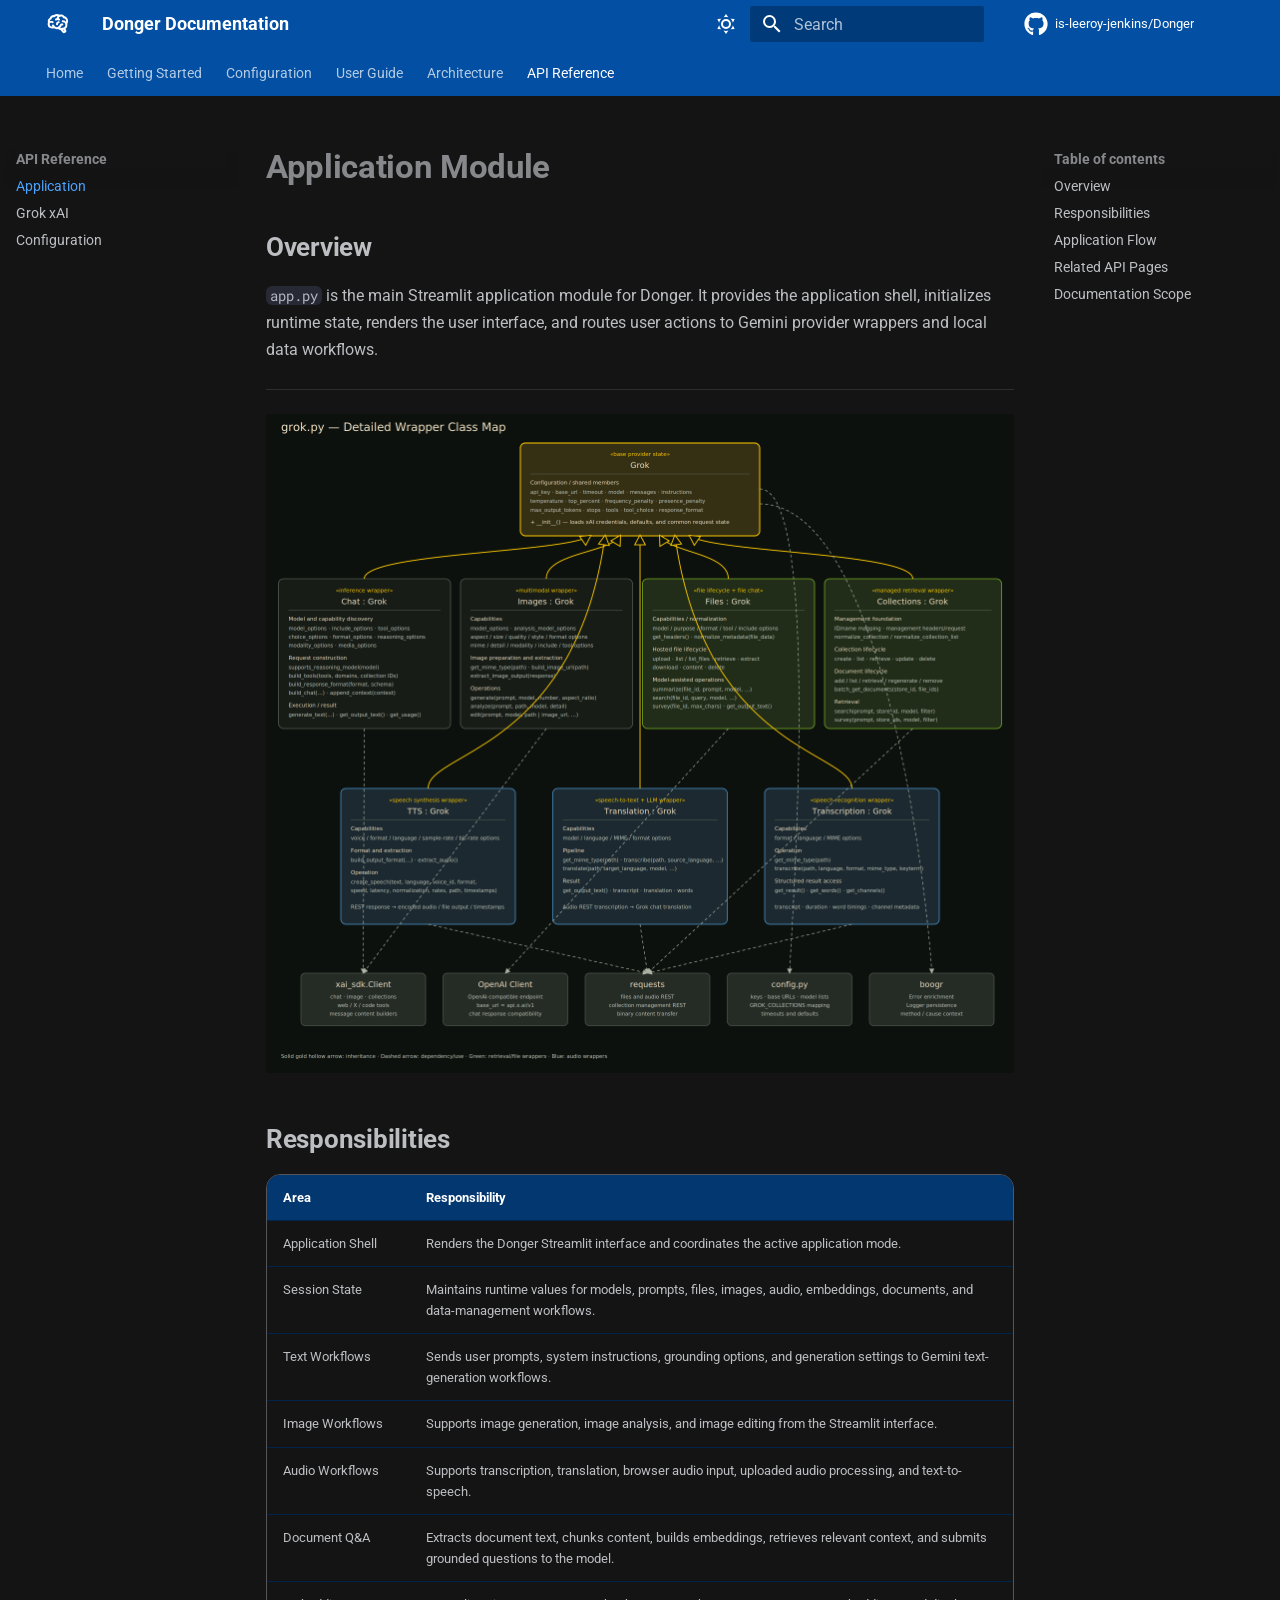
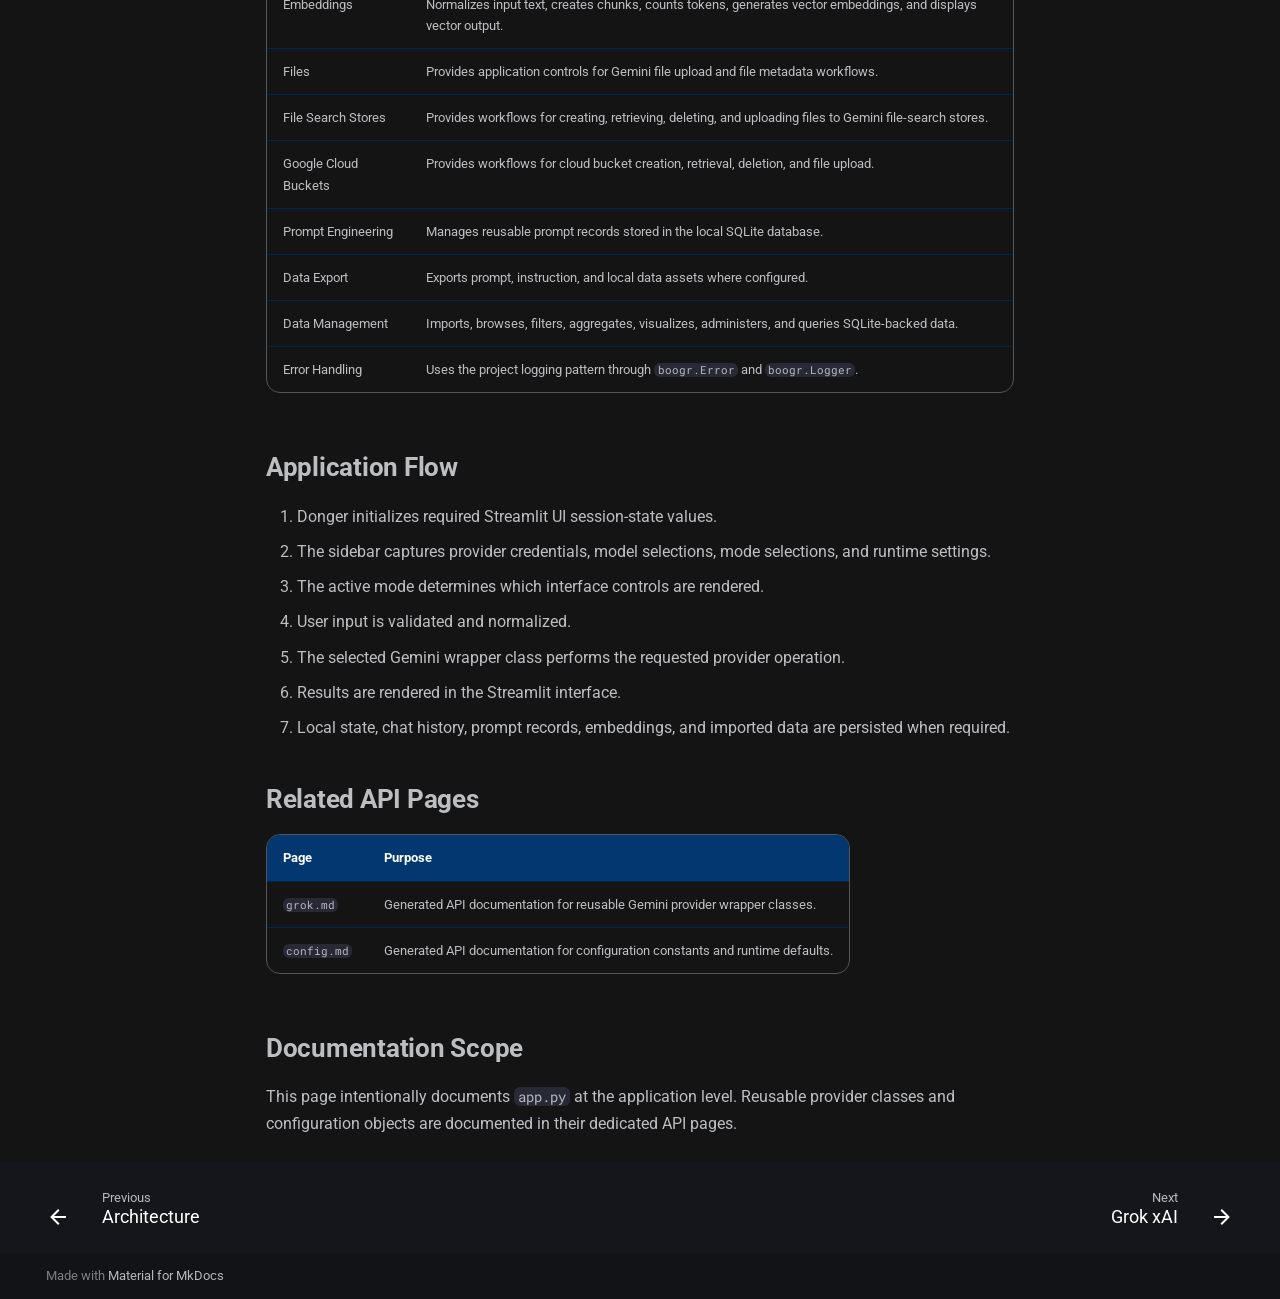
<file: api/app/index.html>
<!doctype html>
<html lang="en" class="no-js">
  <head>
    
      <meta charset="utf-8">
      <meta name="viewport" content="width=device-width,initial-scale=1">
      
        <meta name="description" content="Official documentation for Donger, a XAI-powered multimodal AI assistant for analysis, document review, retrieval, prompt management, and data workflows.">
      
      
        <meta name="author" content="Terry D. Eppler">
      
      
        <link rel="canonical" href="https://is-leeroy-jenkins.github.io/Donger/api/app/">
      
      
        <link rel="prev" href="../../architecture/">
      
      
        <link rel="next" href="../grok/">
      
      
        
      
      
      <link rel="icon" href="../../assets/images/favicon.png">
      <meta name="generator" content="mkdocs-1.6.1, mkdocs-material-9.7.7">
    
    
      
        <title>Application - Donger Documentation</title>
      
    
    
      <link rel="stylesheet" href="../../assets/stylesheets/main.ec1eaa64.min.css">
      
        
        <link rel="stylesheet" href="../../assets/stylesheets/palette.ab4e12ef.min.css">
      
      


    
    
      
    
    
      
        
        
        <link rel="preconnect" href="https://fonts.gstatic.com" crossorigin>
        <link rel="stylesheet" href="https://fonts.googleapis.com/css?family=Roboto:300,300i,400,400i,700,700i%7CRoboto+Mono:400,400i,700,700i&display=fallback">
        <style>:root{--md-text-font:"Roboto";--md-code-font:"Roboto Mono"}</style>
      
    
    
      <link rel="stylesheet" href="../../assets/_mkdocstrings.css">
    
      <link rel="stylesheet" href="../../stylesheets/extra.css">
    
    <script>__md_scope=new URL("../..",location),__md_hash=e=>[...e].reduce(((e,_)=>(e<<5)-e+_.charCodeAt(0)),0),__md_get=(e,_=localStorage,t=__md_scope)=>JSON.parse(_.getItem(t.pathname+"."+e)),__md_set=(e,_,t=localStorage,a=__md_scope)=>{try{t.setItem(a.pathname+"."+e,JSON.stringify(_))}catch(e){}}</script>
    
      

    
    
  </head>
  
  
    
    
      
    
    
    
    
    <body dir="ltr" data-md-color-scheme="slate" data-md-color-primary="blue" data-md-color-accent="light-blue">
  
    
    <input class="md-toggle" data-md-toggle="drawer" type="checkbox" id="__drawer" autocomplete="off">
    <input class="md-toggle" data-md-toggle="search" type="checkbox" id="__search" autocomplete="off">
    <label class="md-overlay" for="__drawer"></label>
    <div data-md-component="skip">
      
        
        <a href="#application-module" class="md-skip">
          Skip to content
        </a>
      
    </div>
    <div data-md-component="announce">
      
    </div>
    
    
      

<header class="md-header" data-md-component="header">
  <nav class="md-header__inner md-grid" aria-label="Header">
    <a href="../.." title="Donger Documentation" class="md-header__button md-logo" aria-label="Donger Documentation" data-md-component="logo">
      
  
  <svg xmlns="http://www.w3.org/2000/svg" viewBox="0 0 24 24"><path d="M21.33 12.91c.09 1.55-.62 3.04-1.89 3.95l.77 1.49c.23.45.26.98.06 1.45-.19.47-.58.84-1.06 1l-.79.25a1.687 1.687 0 0 1-1.86-.55L14.44 18c-.89-.15-1.73-.53-2.44-1.1-.5.15-1 .23-1.5.23-.88 0-1.76-.27-2.5-.79-.53.16-1.07.23-1.62.22-.79.01-1.57-.15-2.3-.45a4.1 4.1 0 0 1-2.43-3.61c-.08-.72.04-1.45.35-2.11-.29-.75-.32-1.57-.07-2.33C2.3 7.11 3 6.32 3.87 5.82c.58-1.69 2.21-2.82 4-2.7 1.6-1.5 4.05-1.66 5.83-.37.42-.11.86-.17 1.3-.17 1.36-.03 2.65.57 3.5 1.64 2.04.53 3.5 2.35 3.58 4.47.05 1.11-.25 2.2-.86 3.13.07.36.11.72.11 1.09m-5-1.41c.57.07 1.02.5 1.02 1.07a1 1 0 0 1-1 1h-.63c-.32.9-.88 1.69-1.62 2.29.25.09.51.14.77.21 5.13-.07 4.53-3.2 4.53-3.25a2.59 2.59 0 0 0-2.69-2.49 1 1 0 0 1-1-1 1 1 0 0 1 1-1c1.23.03 2.41.49 3.33 1.3.05-.29.08-.59.08-.89-.06-1.24-.62-2.32-2.87-2.53-1.25-2.96-4.4-1.32-4.4-.4-.03.23.21.72.25.75a1 1 0 0 1 1 1c0 .55-.45 1-1 1-.53-.02-1.03-.22-1.43-.56-.48.31-1.03.5-1.6.56-.57.05-1.04-.35-1.07-.9a.97.97 0 0 1 .88-1.1c.16-.02.94-.14.94-.77 0-.66.25-1.29.68-1.79-.92-.25-1.91.08-2.91 1.29C6.75 5 6 5.25 5.45 7.2 4.5 7.67 4 8 3.78 9c1.08-.22 2.19-.13 3.22.25.5.19.78.75.59 1.29-.19.52-.77.78-1.29.59-.73-.32-1.55-.34-2.3-.06-.32.27-.32.83-.32 1.27 0 .74.37 1.43 1 1.83.53.27 1.12.41 1.71.4q-.225-.39-.39-.81a1.038 1.038 0 0 1 1.96-.68c.4 1.14 1.42 1.92 2.62 2.05 1.37-.07 2.59-.88 3.19-2.13.23-1.38 1.34-1.5 2.56-1.5m2 7.47-.62-1.3-.71.16 1 1.25zm-4.65-8.61a1 1 0 0 0-.91-1.03c-.71-.04-1.4.2-1.93.67-.57.58-.87 1.38-.84 2.19a1 1 0 0 0 1 1c.57 0 1-.45 1-1 0-.27.07-.54.23-.76.12-.1.27-.15.43-.15.55.03 1.02-.38 1.02-.92"/></svg>

    </a>
    <label class="md-header__button md-icon" for="__drawer">
      
      <svg xmlns="http://www.w3.org/2000/svg" viewBox="0 0 24 24"><path d="M3 6h18v2H3zm0 5h18v2H3zm0 5h18v2H3z"/></svg>
    </label>
    <div class="md-header__title" data-md-component="header-title">
      <div class="md-header__ellipsis">
        <div class="md-header__topic">
          <span class="md-ellipsis">
            Donger Documentation
          </span>
        </div>
        <div class="md-header__topic" data-md-component="header-topic">
          <span class="md-ellipsis">
            
              Application
            
          </span>
        </div>
      </div>
    </div>
    
      
        <form class="md-header__option" data-md-component="palette">
  
    
    
    
    <input class="md-option" data-md-color-media="" data-md-color-scheme="slate" data-md-color-primary="blue" data-md-color-accent="light-blue"  aria-label="Switch to light mode"  type="radio" name="__palette" id="__palette_0">
    
      <label class="md-header__button md-icon" title="Switch to light mode" for="__palette_1" hidden>
        <svg xmlns="http://www.w3.org/2000/svg" viewBox="0 0 24 24"><path d="M12 7a5 5 0 0 1 5 5 5 5 0 0 1-5 5 5 5 0 0 1-5-5 5 5 0 0 1 5-5m0 2a3 3 0 0 0-3 3 3 3 0 0 0 3 3 3 3 0 0 0 3-3 3 3 0 0 0-3-3m0-7 2.39 3.42C13.65 5.15 12.84 5 12 5s-1.65.15-2.39.42zM3.34 7l4.16-.35A7.2 7.2 0 0 0 5.94 8.5c-.44.74-.69 1.5-.83 2.29zm.02 10 1.76-3.77a7.131 7.131 0 0 0 2.38 4.14zM20.65 7l-1.77 3.79a7.02 7.02 0 0 0-2.38-4.15zm-.01 10-4.14.36c.59-.51 1.12-1.14 1.54-1.86.42-.73.69-1.5.83-2.29zM12 22l-2.41-3.44c.74.27 1.55.44 2.41.44.82 0 1.63-.17 2.37-.44z"/></svg>
      </label>
    
  
    
    
    
    <input class="md-option" data-md-color-media="" data-md-color-scheme="default" data-md-color-primary="blue" data-md-color-accent="light-blue"  aria-label="Switch to dark mode"  type="radio" name="__palette" id="__palette_1">
    
      <label class="md-header__button md-icon" title="Switch to dark mode" for="__palette_0" hidden>
        <svg xmlns="http://www.w3.org/2000/svg" viewBox="0 0 24 24"><path d="m17.75 4.09-2.53 1.94.91 3.06-2.63-1.81-2.63 1.81.91-3.06-2.53-1.94L12.44 4l1.06-3 1.06 3zm3.5 6.91-1.64 1.25.59 1.98-1.7-1.17-1.7 1.17.59-1.98L15.75 11l2.06-.05L18.5 9l.69 1.95zm-2.28 4.95c.83-.08 1.72 1.1 1.19 1.85-.32.45-.66.87-1.08 1.27C15.17 23 8.84 23 4.94 19.07c-3.91-3.9-3.91-10.24 0-14.14.4-.4.82-.76 1.27-1.08.75-.53 1.93.36 1.85 1.19-.27 2.86.69 5.83 2.89 8.02a9.96 9.96 0 0 0 8.02 2.89m-1.64 2.02a12.08 12.08 0 0 1-7.8-3.47c-2.17-2.19-3.33-5-3.49-7.82-2.81 3.14-2.7 7.96.31 10.98 3.02 3.01 7.84 3.12 10.98.31"/></svg>
      </label>
    
  
</form>
      
    
    
      <script>var palette=__md_get("__palette");if(palette&&palette.color){if("(prefers-color-scheme)"===palette.color.media){var media=matchMedia("(prefers-color-scheme: light)"),input=document.querySelector(media.matches?"[data-md-color-media='(prefers-color-scheme: light)']":"[data-md-color-media='(prefers-color-scheme: dark)']");palette.color.media=input.getAttribute("data-md-color-media"),palette.color.scheme=input.getAttribute("data-md-color-scheme"),palette.color.primary=input.getAttribute("data-md-color-primary"),palette.color.accent=input.getAttribute("data-md-color-accent")}for(var[key,value]of Object.entries(palette.color))document.body.setAttribute("data-md-color-"+key,value)}</script>
    
    
    
      
      
        <label class="md-header__button md-icon" for="__search">
          
          <svg xmlns="http://www.w3.org/2000/svg" viewBox="0 0 24 24"><path d="M9.5 3A6.5 6.5 0 0 1 16 9.5c0 1.61-.59 3.09-1.56 4.23l.27.27h.79l5 5-1.5 1.5-5-5v-.79l-.27-.27A6.52 6.52 0 0 1 9.5 16 6.5 6.5 0 0 1 3 9.5 6.5 6.5 0 0 1 9.5 3m0 2C7 5 5 7 5 9.5S7 14 9.5 14 14 12 14 9.5 12 5 9.5 5"/></svg>
        </label>
        <div class="md-search" data-md-component="search" role="dialog">
  <label class="md-search__overlay" for="__search"></label>
  <div class="md-search__inner" role="search">
    <form class="md-search__form" name="search">
      <input type="text" class="md-search__input" name="query" aria-label="Search" placeholder="Search" autocapitalize="off" autocorrect="off" autocomplete="off" spellcheck="false" data-md-component="search-query" required>
      <label class="md-search__icon md-icon" for="__search">
        
        <svg xmlns="http://www.w3.org/2000/svg" viewBox="0 0 24 24"><path d="M9.5 3A6.5 6.5 0 0 1 16 9.5c0 1.61-.59 3.09-1.56 4.23l.27.27h.79l5 5-1.5 1.5-5-5v-.79l-.27-.27A6.52 6.52 0 0 1 9.5 16 6.5 6.5 0 0 1 3 9.5 6.5 6.5 0 0 1 9.5 3m0 2C7 5 5 7 5 9.5S7 14 9.5 14 14 12 14 9.5 12 5 9.5 5"/></svg>
        
        <svg xmlns="http://www.w3.org/2000/svg" viewBox="0 0 24 24"><path d="M20 11v2H8l5.5 5.5-1.42 1.42L4.16 12l7.92-7.92L13.5 5.5 8 11z"/></svg>
      </label>
      <nav class="md-search__options" aria-label="Search">
        
          <a href="javascript:void(0)" class="md-search__icon md-icon" title="Share" aria-label="Share" data-clipboard data-clipboard-text="" data-md-component="search-share" tabindex="-1">
            
            <svg xmlns="http://www.w3.org/2000/svg" viewBox="0 0 24 24"><path d="M18 16.08c-.76 0-1.44.3-1.96.77L8.91 12.7c.05-.23.09-.46.09-.7s-.04-.47-.09-.7l7.05-4.11c.54.5 1.25.81 2.04.81a3 3 0 0 0 3-3 3 3 0 0 0-3-3 3 3 0 0 0-3 3c0 .24.04.47.09.7L8.04 9.81C7.5 9.31 6.79 9 6 9a3 3 0 0 0-3 3 3 3 0 0 0 3 3c.79 0 1.5-.31 2.04-.81l7.12 4.15c-.05.21-.08.43-.08.66 0 1.61 1.31 2.91 2.92 2.91s2.92-1.3 2.92-2.91A2.92 2.92 0 0 0 18 16.08"/></svg>
          </a>
        
        <button type="reset" class="md-search__icon md-icon" title="Clear" aria-label="Clear" tabindex="-1">
          
          <svg xmlns="http://www.w3.org/2000/svg" viewBox="0 0 24 24"><path d="M19 6.41 17.59 5 12 10.59 6.41 5 5 6.41 10.59 12 5 17.59 6.41 19 12 13.41 17.59 19 19 17.59 13.41 12z"/></svg>
        </button>
      </nav>
      
        <div class="md-search__suggest" data-md-component="search-suggest"></div>
      
    </form>
    <div class="md-search__output">
      <div class="md-search__scrollwrap" tabindex="0" data-md-scrollfix>
        <div class="md-search-result" data-md-component="search-result">
          <div class="md-search-result__meta">
            Initializing search
          </div>
          <ol class="md-search-result__list" role="presentation"></ol>
        </div>
      </div>
    </div>
  </div>
</div>
      
    
    
      <div class="md-header__source">
        <a href="https://github.com/is-leeroy-jenkins/Donger" title="Go to repository" class="md-source" data-md-component="source">
  <div class="md-source__icon md-icon">
    
    <svg xmlns="http://www.w3.org/2000/svg" viewBox="0 0 512 512"><!--! Font Awesome Free 7.1.0 by @fontawesome - https://fontawesome.com License - https://fontawesome.com/license/free (Icons: CC BY 4.0, Fonts: SIL OFL 1.1, Code: MIT License) Copyright 2025 Fonticons, Inc.--><path d="M173.9 397.4c0 2-2.3 3.6-5.2 3.6-3.3.3-5.6-1.3-5.6-3.6 0-2 2.3-3.6 5.2-3.6 3-.3 5.6 1.3 5.6 3.6m-31.1-4.5c-.7 2 1.3 4.3 4.3 4.9 2.6 1 5.6 0 6.2-2s-1.3-4.3-4.3-5.2c-2.6-.7-5.5.3-6.2 2.3m44.2-1.7c-2.9.7-4.9 2.6-4.6 4.9.3 2 2.9 3.3 5.9 2.6 2.9-.7 4.9-2.6 4.6-4.6-.3-1.9-3-3.2-5.9-2.9M252.8 8C114.1 8 8 113.3 8 252c0 110.9 69.8 205.8 169.5 239.2 12.8 2.3 17.3-5.6 17.3-12.1 0-6.2-.3-40.4-.3-61.4 0 0-70 15-84.7-29.8 0 0-11.4-29.1-27.8-36.6 0 0-22.9-15.7 1.6-15.4 0 0 24.9 2 38.6 25.8 21.9 38.6 58.6 27.5 72.9 20.9 2.3-16 8.8-27.1 16-33.7-55.9-6.2-112.3-14.3-112.3-110.5 0-27.5 7.6-41.3 23.6-58.9-2.6-6.5-11.1-33.3 2.6-67.9 20.9-6.5 69 27 69 27 20-5.6 41.5-8.5 62.8-8.5s42.8 2.9 62.8 8.5c0 0 48.1-33.6 69-27 13.7 34.7 5.2 61.4 2.6 67.9 16 17.7 25.8 31.5 25.8 58.9 0 96.5-58.9 104.2-114.8 110.5 9.2 7.9 17 22.9 17 46.4 0 33.7-.3 75.4-.3 83.6 0 6.5 4.6 14.4 17.3 12.1C436.2 457.8 504 362.9 504 252 504 113.3 391.5 8 252.8 8M105.2 352.9c-1.3 1-1 3.3.7 5.2 1.6 1.6 3.9 2.3 5.2 1 1.3-1 1-3.3-.7-5.2-1.6-1.6-3.9-2.3-5.2-1m-10.8-8.1c-.7 1.3.3 2.9 2.3 3.9 1.6 1 3.6.7 4.3-.7.7-1.3-.3-2.9-2.3-3.9-2-.6-3.6-.3-4.3.7m32.4 35.6c-1.6 1.3-1 4.3 1.3 6.2 2.3 2.3 5.2 2.6 6.5 1 1.3-1.3.7-4.3-1.3-6.2-2.2-2.3-5.2-2.6-6.5-1m-11.4-14.7c-1.6 1-1.6 3.6 0 5.9s4.3 3.3 5.6 2.3c1.6-1.3 1.6-3.9 0-6.2-1.4-2.3-4-3.3-5.6-2"/></svg>
  </div>
  <div class="md-source__repository">
    is-leeroy-jenkins/Donger
  </div>
</a>
      </div>
    
  </nav>
  
</header>
    
    <div class="md-container" data-md-component="container">
      
      
        
          
            
<nav class="md-tabs" aria-label="Tabs" data-md-component="tabs">
  <div class="md-grid">
    <ul class="md-tabs__list">
      
        
  
  
  
  
    <li class="md-tabs__item">
      <a href="../.." class="md-tabs__link">
        
  
  
    
  
  Home

      </a>
    </li>
  

      
        
  
  
  
  
    <li class="md-tabs__item">
      <a href="../../getting-started/" class="md-tabs__link">
        
  
  
    
  
  Getting Started

      </a>
    </li>
  

      
        
  
  
  
  
    <li class="md-tabs__item">
      <a href="../../configuration/" class="md-tabs__link">
        
  
  
    
  
  Configuration

      </a>
    </li>
  

      
        
  
  
  
  
    <li class="md-tabs__item">
      <a href="../../user-guide/" class="md-tabs__link">
        
  
  
    
  
  User Guide

      </a>
    </li>
  

      
        
  
  
  
  
    <li class="md-tabs__item">
      <a href="../../architecture/" class="md-tabs__link">
        
  
  
    
  
  Architecture

      </a>
    </li>
  

      
        
  
  
  
    
  
  
    
    
      <li class="md-tabs__item md-tabs__item--active">
        <a href="./" class="md-tabs__link">
          
  
  
    
  
  API Reference

        </a>
      </li>
    
  

      
    </ul>
  </div>
</nav>
          
        
      
      <main class="md-main" data-md-component="main">
        <div class="md-main__inner md-grid">
          
            
              
              <div class="md-sidebar md-sidebar--primary" data-md-component="sidebar" data-md-type="navigation" >
                <div class="md-sidebar__scrollwrap">
                  <div class="md-sidebar__inner">
                    


  


<nav class="md-nav md-nav--primary md-nav--lifted" aria-label="Navigation" data-md-level="0">
  <label class="md-nav__title" for="__drawer">
    <a href="../.." title="Donger Documentation" class="md-nav__button md-logo" aria-label="Donger Documentation" data-md-component="logo">
      
  
  <svg xmlns="http://www.w3.org/2000/svg" viewBox="0 0 24 24"><path d="M21.33 12.91c.09 1.55-.62 3.04-1.89 3.95l.77 1.49c.23.45.26.98.06 1.45-.19.47-.58.84-1.06 1l-.79.25a1.687 1.687 0 0 1-1.86-.55L14.44 18c-.89-.15-1.73-.53-2.44-1.1-.5.15-1 .23-1.5.23-.88 0-1.76-.27-2.5-.79-.53.16-1.07.23-1.62.22-.79.01-1.57-.15-2.3-.45a4.1 4.1 0 0 1-2.43-3.61c-.08-.72.04-1.45.35-2.11-.29-.75-.32-1.57-.07-2.33C2.3 7.11 3 6.32 3.87 5.82c.58-1.69 2.21-2.82 4-2.7 1.6-1.5 4.05-1.66 5.83-.37.42-.11.86-.17 1.3-.17 1.36-.03 2.65.57 3.5 1.64 2.04.53 3.5 2.35 3.58 4.47.05 1.11-.25 2.2-.86 3.13.07.36.11.72.11 1.09m-5-1.41c.57.07 1.02.5 1.02 1.07a1 1 0 0 1-1 1h-.63c-.32.9-.88 1.69-1.62 2.29.25.09.51.14.77.21 5.13-.07 4.53-3.2 4.53-3.25a2.59 2.59 0 0 0-2.69-2.49 1 1 0 0 1-1-1 1 1 0 0 1 1-1c1.23.03 2.41.49 3.33 1.3.05-.29.08-.59.08-.89-.06-1.24-.62-2.32-2.87-2.53-1.25-2.96-4.4-1.32-4.4-.4-.03.23.21.72.25.75a1 1 0 0 1 1 1c0 .55-.45 1-1 1-.53-.02-1.03-.22-1.43-.56-.48.31-1.03.5-1.6.56-.57.05-1.04-.35-1.07-.9a.97.97 0 0 1 .88-1.1c.16-.02.94-.14.94-.77 0-.66.25-1.29.68-1.79-.92-.25-1.91.08-2.91 1.29C6.75 5 6 5.25 5.45 7.2 4.5 7.67 4 8 3.78 9c1.08-.22 2.19-.13 3.22.25.5.19.78.75.59 1.29-.19.52-.77.78-1.29.59-.73-.32-1.55-.34-2.3-.06-.32.27-.32.83-.32 1.27 0 .74.37 1.43 1 1.83.53.27 1.12.41 1.71.4q-.225-.39-.39-.81a1.038 1.038 0 0 1 1.96-.68c.4 1.14 1.42 1.92 2.62 2.05 1.37-.07 2.59-.88 3.19-2.13.23-1.38 1.34-1.5 2.56-1.5m2 7.47-.62-1.3-.71.16 1 1.25zm-4.65-8.61a1 1 0 0 0-.91-1.03c-.71-.04-1.4.2-1.93.67-.57.58-.87 1.38-.84 2.19a1 1 0 0 0 1 1c.57 0 1-.45 1-1 0-.27.07-.54.23-.76.12-.1.27-.15.43-.15.55.03 1.02-.38 1.02-.92"/></svg>

    </a>
    Donger Documentation
  </label>
  
    <div class="md-nav__source">
      <a href="https://github.com/is-leeroy-jenkins/Donger" title="Go to repository" class="md-source" data-md-component="source">
  <div class="md-source__icon md-icon">
    
    <svg xmlns="http://www.w3.org/2000/svg" viewBox="0 0 512 512"><!--! Font Awesome Free 7.1.0 by @fontawesome - https://fontawesome.com License - https://fontawesome.com/license/free (Icons: CC BY 4.0, Fonts: SIL OFL 1.1, Code: MIT License) Copyright 2025 Fonticons, Inc.--><path d="M173.9 397.4c0 2-2.3 3.6-5.2 3.6-3.3.3-5.6-1.3-5.6-3.6 0-2 2.3-3.6 5.2-3.6 3-.3 5.6 1.3 5.6 3.6m-31.1-4.5c-.7 2 1.3 4.3 4.3 4.9 2.6 1 5.6 0 6.2-2s-1.3-4.3-4.3-5.2c-2.6-.7-5.5.3-6.2 2.3m44.2-1.7c-2.9.7-4.9 2.6-4.6 4.9.3 2 2.9 3.3 5.9 2.6 2.9-.7 4.9-2.6 4.6-4.6-.3-1.9-3-3.2-5.9-2.9M252.8 8C114.1 8 8 113.3 8 252c0 110.9 69.8 205.8 169.5 239.2 12.8 2.3 17.3-5.6 17.3-12.1 0-6.2-.3-40.4-.3-61.4 0 0-70 15-84.7-29.8 0 0-11.4-29.1-27.8-36.6 0 0-22.9-15.7 1.6-15.4 0 0 24.9 2 38.6 25.8 21.9 38.6 58.6 27.5 72.9 20.9 2.3-16 8.8-27.1 16-33.7-55.9-6.2-112.3-14.3-112.3-110.5 0-27.5 7.6-41.3 23.6-58.9-2.6-6.5-11.1-33.3 2.6-67.9 20.9-6.5 69 27 69 27 20-5.6 41.5-8.5 62.8-8.5s42.8 2.9 62.8 8.5c0 0 48.1-33.6 69-27 13.7 34.7 5.2 61.4 2.6 67.9 16 17.7 25.8 31.5 25.8 58.9 0 96.5-58.9 104.2-114.8 110.5 9.2 7.9 17 22.9 17 46.4 0 33.7-.3 75.4-.3 83.6 0 6.5 4.6 14.4 17.3 12.1C436.2 457.8 504 362.9 504 252 504 113.3 391.5 8 252.8 8M105.2 352.9c-1.3 1-1 3.3.7 5.2 1.6 1.6 3.9 2.3 5.2 1 1.3-1 1-3.3-.7-5.2-1.6-1.6-3.9-2.3-5.2-1m-10.8-8.1c-.7 1.3.3 2.9 2.3 3.9 1.6 1 3.6.7 4.3-.7.7-1.3-.3-2.9-2.3-3.9-2-.6-3.6-.3-4.3.7m32.4 35.6c-1.6 1.3-1 4.3 1.3 6.2 2.3 2.3 5.2 2.6 6.5 1 1.3-1.3.7-4.3-1.3-6.2-2.2-2.3-5.2-2.6-6.5-1m-11.4-14.7c-1.6 1-1.6 3.6 0 5.9s4.3 3.3 5.6 2.3c1.6-1.3 1.6-3.9 0-6.2-1.4-2.3-4-3.3-5.6-2"/></svg>
  </div>
  <div class="md-source__repository">
    is-leeroy-jenkins/Donger
  </div>
</a>
    </div>
  
  <ul class="md-nav__list" data-md-scrollfix>
    
      
      
  
  
  
  
    <li class="md-nav__item">
      <a href="../.." class="md-nav__link">
        
  
  
  <span class="md-ellipsis">
    
  
    Home
  

    
  </span>
  
  

      </a>
    </li>
  

    
      
      
  
  
  
  
    <li class="md-nav__item">
      <a href="../../getting-started/" class="md-nav__link">
        
  
  
  <span class="md-ellipsis">
    
  
    Getting Started
  

    
  </span>
  
  

      </a>
    </li>
  

    
      
      
  
  
  
  
    <li class="md-nav__item">
      <a href="../../configuration/" class="md-nav__link">
        
  
  
  <span class="md-ellipsis">
    
  
    Configuration
  

    
  </span>
  
  

      </a>
    </li>
  

    
      
      
  
  
  
  
    <li class="md-nav__item">
      <a href="../../user-guide/" class="md-nav__link">
        
  
  
  <span class="md-ellipsis">
    
  
    User Guide
  

    
  </span>
  
  

      </a>
    </li>
  

    
      
      
  
  
  
  
    <li class="md-nav__item">
      <a href="../../architecture/" class="md-nav__link">
        
  
  
  <span class="md-ellipsis">
    
  
    Architecture
  

    
  </span>
  
  

      </a>
    </li>
  

    
      
      
  
  
    
  
  
  
    
    
      
        
      
        
      
        
      
    
    
    
      
        
        
      
      
        
      
    
    
    <li class="md-nav__item md-nav__item--active md-nav__item--section md-nav__item--nested">
      
        
        
        <input class="md-nav__toggle md-toggle " type="checkbox" id="__nav_6" checked>
        
          
          <label class="md-nav__link" for="__nav_6" id="__nav_6_label" tabindex="">
            
  
  
  <span class="md-ellipsis">
    
  
    API Reference
  

    
  </span>
  
  

            <span class="md-nav__icon md-icon"></span>
          </label>
        
        <nav class="md-nav" data-md-level="1" aria-labelledby="__nav_6_label" aria-expanded="true">
          <label class="md-nav__title" for="__nav_6">
            <span class="md-nav__icon md-icon"></span>
            
  
    API Reference
  

          </label>
          <ul class="md-nav__list" data-md-scrollfix>
            
              
                
  
  
    
  
  
  
    <li class="md-nav__item md-nav__item--active">
      
      <input class="md-nav__toggle md-toggle" type="checkbox" id="__toc">
      
      
        
      
      
        <label class="md-nav__link md-nav__link--active" for="__toc">
          
  
  
  <span class="md-ellipsis">
    
  
    Application
  

    
  </span>
  
  

          <span class="md-nav__icon md-icon"></span>
        </label>
      
      <a href="./" class="md-nav__link md-nav__link--active">
        
  
  
  <span class="md-ellipsis">
    
  
    Application
  

    
  </span>
  
  

      </a>
      
        

<nav class="md-nav md-nav--secondary" aria-label="Table of contents">
  
  
  
    
  
  
    <label class="md-nav__title" for="__toc">
      <span class="md-nav__icon md-icon"></span>
      Table of contents
    </label>
    <ul class="md-nav__list" data-md-component="toc" data-md-scrollfix>
      
        <li class="md-nav__item">
  <a href="#overview" class="md-nav__link">
    <span class="md-ellipsis">
      
        Overview
      
    </span>
  </a>
  
</li>
      
        <li class="md-nav__item">
  <a href="#responsibilities" class="md-nav__link">
    <span class="md-ellipsis">
      
        Responsibilities
      
    </span>
  </a>
  
</li>
      
        <li class="md-nav__item">
  <a href="#application-flow" class="md-nav__link">
    <span class="md-ellipsis">
      
        Application Flow
      
    </span>
  </a>
  
</li>
      
        <li class="md-nav__item">
  <a href="#related-api-pages" class="md-nav__link">
    <span class="md-ellipsis">
      
        Related API Pages
      
    </span>
  </a>
  
</li>
      
        <li class="md-nav__item">
  <a href="#documentation-scope" class="md-nav__link">
    <span class="md-ellipsis">
      
        Documentation Scope
      
    </span>
  </a>
  
</li>
      
    </ul>
  
</nav>
      
    </li>
  

              
            
              
                
  
  
  
  
    <li class="md-nav__item">
      <a href="../grok/" class="md-nav__link">
        
  
  
  <span class="md-ellipsis">
    
  
    Grok xAI
  

    
  </span>
  
  

      </a>
    </li>
  

              
            
              
                
  
  
  
  
    <li class="md-nav__item">
      <a href="../config/" class="md-nav__link">
        
  
  
  <span class="md-ellipsis">
    
  
    Configuration
  

    
  </span>
  
  

      </a>
    </li>
  

              
            
          </ul>
        </nav>
      
    </li>
  

    
  </ul>
</nav>
                  </div>
                </div>
              </div>
            
            
              
              <div class="md-sidebar md-sidebar--secondary" data-md-component="sidebar" data-md-type="toc" >
                <div class="md-sidebar__scrollwrap">
                  <div class="md-sidebar__inner">
                    

<nav class="md-nav md-nav--secondary" aria-label="Table of contents">
  
  
  
    
  
  
    <label class="md-nav__title" for="__toc">
      <span class="md-nav__icon md-icon"></span>
      Table of contents
    </label>
    <ul class="md-nav__list" data-md-component="toc" data-md-scrollfix>
      
        <li class="md-nav__item">
  <a href="#overview" class="md-nav__link">
    <span class="md-ellipsis">
      
        Overview
      
    </span>
  </a>
  
</li>
      
        <li class="md-nav__item">
  <a href="#responsibilities" class="md-nav__link">
    <span class="md-ellipsis">
      
        Responsibilities
      
    </span>
  </a>
  
</li>
      
        <li class="md-nav__item">
  <a href="#application-flow" class="md-nav__link">
    <span class="md-ellipsis">
      
        Application Flow
      
    </span>
  </a>
  
</li>
      
        <li class="md-nav__item">
  <a href="#related-api-pages" class="md-nav__link">
    <span class="md-ellipsis">
      
        Related API Pages
      
    </span>
  </a>
  
</li>
      
        <li class="md-nav__item">
  <a href="#documentation-scope" class="md-nav__link">
    <span class="md-ellipsis">
      
        Documentation Scope
      
    </span>
  </a>
  
</li>
      
    </ul>
  
</nav>
                  </div>
                </div>
              </div>
            
          
          
            <div class="md-content" data-md-component="content">
              
              <article class="md-content__inner md-typeset">
                
                  


  
  


<h1 id="application-module">Application Module<a class="headerlink" href="#application-module" title="Permanent link">&para;</a></h1>
<h2 id="overview">Overview<a class="headerlink" href="#overview" title="Permanent link">&para;</a></h2>
<p><code>app.py</code> is the main Streamlit application module for Donger. It provides the application shell,
initializes runtime state, renders the user interface, and routes user actions to Gemini provider
wrappers and local data workflows.</p>
<hr />
<p><img alt="" src="../../images/donger-classmap.png" /></p>
<h2 id="responsibilities">Responsibilities<a class="headerlink" href="#responsibilities" title="Permanent link">&para;</a></h2>
<table>
<thead>
<tr>
<th>Area</th>
<th>Responsibility</th>
</tr>
</thead>
<tbody>
<tr>
<td>Application Shell</td>
<td>Renders the Donger Streamlit interface and coordinates the active application mode.</td>
</tr>
<tr>
<td>Session State</td>
<td>Maintains runtime values for models, prompts, files, images, audio, embeddings, documents, and data-management workflows.</td>
</tr>
<tr>
<td>Text Workflows</td>
<td>Sends user prompts, system instructions, grounding options, and generation settings to Gemini text-generation workflows.</td>
</tr>
<tr>
<td>Image Workflows</td>
<td>Supports image generation, image analysis, and image editing from the Streamlit interface.</td>
</tr>
<tr>
<td>Audio Workflows</td>
<td>Supports transcription, translation, browser audio input, uploaded audio processing, and text-to-speech.</td>
</tr>
<tr>
<td>Document Q&amp;A</td>
<td>Extracts document text, chunks content, builds embeddings, retrieves relevant context, and submits grounded questions to the model.</td>
</tr>
<tr>
<td>Embeddings</td>
<td>Normalizes input text, creates chunks, counts tokens, generates vector embeddings, and displays vector output.</td>
</tr>
<tr>
<td>Files</td>
<td>Provides application controls for Gemini file upload and file metadata workflows.</td>
</tr>
<tr>
<td>File Search Stores</td>
<td>Provides workflows for creating, retrieving, deleting, and uploading files to Gemini file-search stores.</td>
</tr>
<tr>
<td>Google Cloud Buckets</td>
<td>Provides workflows for cloud bucket creation, retrieval, deletion, and file upload.</td>
</tr>
<tr>
<td>Prompt Engineering</td>
<td>Manages reusable prompt records stored in the local SQLite database.</td>
</tr>
<tr>
<td>Data Export</td>
<td>Exports prompt, instruction, and local data assets where configured.</td>
</tr>
<tr>
<td>Data Management</td>
<td>Imports, browses, filters, aggregates, visualizes, administers, and queries SQLite-backed data.</td>
</tr>
<tr>
<td>Error Handling</td>
<td>Uses the project logging pattern through <code>boogr.Error</code> and <code>boogr.Logger</code>.</td>
</tr>
</tbody>
</table>
<h2 id="application-flow">Application Flow<a class="headerlink" href="#application-flow" title="Permanent link">&para;</a></h2>
<ol>
<li>Donger initializes required Streamlit UI session-state values.</li>
<li>The sidebar captures provider credentials, model selections, mode selections, and runtime
   settings.</li>
<li>The active mode determines which interface controls are rendered.</li>
<li>User input is validated and normalized.</li>
<li>The selected Gemini wrapper class performs the requested provider operation.</li>
<li>Results are rendered in the Streamlit interface.</li>
<li>Local state, chat history, prompt records, embeddings, and imported data are persisted when
   required.</li>
</ol>
<h2 id="related-api-pages">Related API Pages<a class="headerlink" href="#related-api-pages" title="Permanent link">&para;</a></h2>
<table>
<thead>
<tr>
<th>Page</th>
<th>Purpose</th>
</tr>
</thead>
<tbody>
<tr>
<td><code>grok.md</code></td>
<td>Generated API documentation for reusable Gemini provider wrapper classes.</td>
</tr>
<tr>
<td><code>config.md</code></td>
<td>Generated API documentation for configuration constants and runtime defaults.</td>
</tr>
</tbody>
</table>
<h2 id="documentation-scope">Documentation Scope<a class="headerlink" href="#documentation-scope" title="Permanent link">&para;</a></h2>
<p>This page intentionally documents <code>app.py</code> at the application level. Reusable provider classes and
configuration objects are documented in their dedicated API pages.</p>












                
              </article>
            </div>
          
          
<script>var target=document.getElementById(location.hash.slice(1));target&&target.name&&(target.checked=target.name.startsWith("__tabbed_"))</script>
        </div>
        
          <button type="button" class="md-top md-icon" data-md-component="top" hidden>
  
  <svg xmlns="http://www.w3.org/2000/svg" viewBox="0 0 24 24"><path d="M13 20h-2V8l-5.5 5.5-1.42-1.42L12 4.16l7.92 7.92-1.42 1.42L13 8z"/></svg>
  Back to top
</button>
        
      </main>
      
        <footer class="md-footer">
  
    
      
      <nav class="md-footer__inner md-grid" aria-label="Footer" >
        
          
          <a href="../../architecture/" class="md-footer__link md-footer__link--prev" aria-label="Previous: Architecture">
            <div class="md-footer__button md-icon">
              
              <svg xmlns="http://www.w3.org/2000/svg" viewBox="0 0 24 24"><path d="M20 11v2H8l5.5 5.5-1.42 1.42L4.16 12l7.92-7.92L13.5 5.5 8 11z"/></svg>
            </div>
            <div class="md-footer__title">
              <span class="md-footer__direction">
                Previous
              </span>
              <div class="md-ellipsis">
                Architecture
              </div>
            </div>
          </a>
        
        
          
          <a href="../grok/" class="md-footer__link md-footer__link--next" aria-label="Next: Grok xAI">
            <div class="md-footer__title">
              <span class="md-footer__direction">
                Next
              </span>
              <div class="md-ellipsis">
                Grok xAI
              </div>
            </div>
            <div class="md-footer__button md-icon">
              
              <svg xmlns="http://www.w3.org/2000/svg" viewBox="0 0 24 24"><path d="M4 11v2h12l-5.5 5.5 1.42 1.42L19.84 12l-7.92-7.92L10.5 5.5 16 11z"/></svg>
            </div>
          </a>
        
      </nav>
    
  
  <div class="md-footer-meta md-typeset">
    <div class="md-footer-meta__inner md-grid">
      <div class="md-copyright">
  
  
    Made with
    <a href="https://squidfunk.github.io/mkdocs-material/" target="_blank" rel="noopener">
      Material for MkDocs
    </a>
  
</div>
      
    </div>
  </div>
</footer>
      
    </div>
    <div class="md-dialog" data-md-component="dialog">
      <div class="md-dialog__inner md-typeset"></div>
    </div>
    
    
    
      
      
      <script id="__config" type="application/json">{"annotate": null, "base": "../..", "features": ["navigation.tabs", "navigation.sections", "navigation.expand", "navigation.top", "navigation.footer", "navigation.indexes", "toc.follow", "content.code.copy", "content.code.select", "search.highlight", "search.share", "search.suggest"], "search": "../../assets/javascripts/workers/search.2c215733.min.js", "tags": null, "translations": {"clipboard.copied": "Copied to clipboard", "clipboard.copy": "Copy to clipboard", "search.result.more.one": "1 more on this page", "search.result.more.other": "# more on this page", "search.result.none": "No matching documents", "search.result.one": "1 matching document", "search.result.other": "# matching documents", "search.result.placeholder": "Type to start searching", "search.result.term.missing": "Missing", "select.version": "Select version"}, "version": null}</script>
    
    
      <script src="../../assets/javascripts/bundle.d7400e89.min.js"></script>
      
        <script src="../../javascripts/extra.js"></script>
      
    
  </body>
</html>
</file>
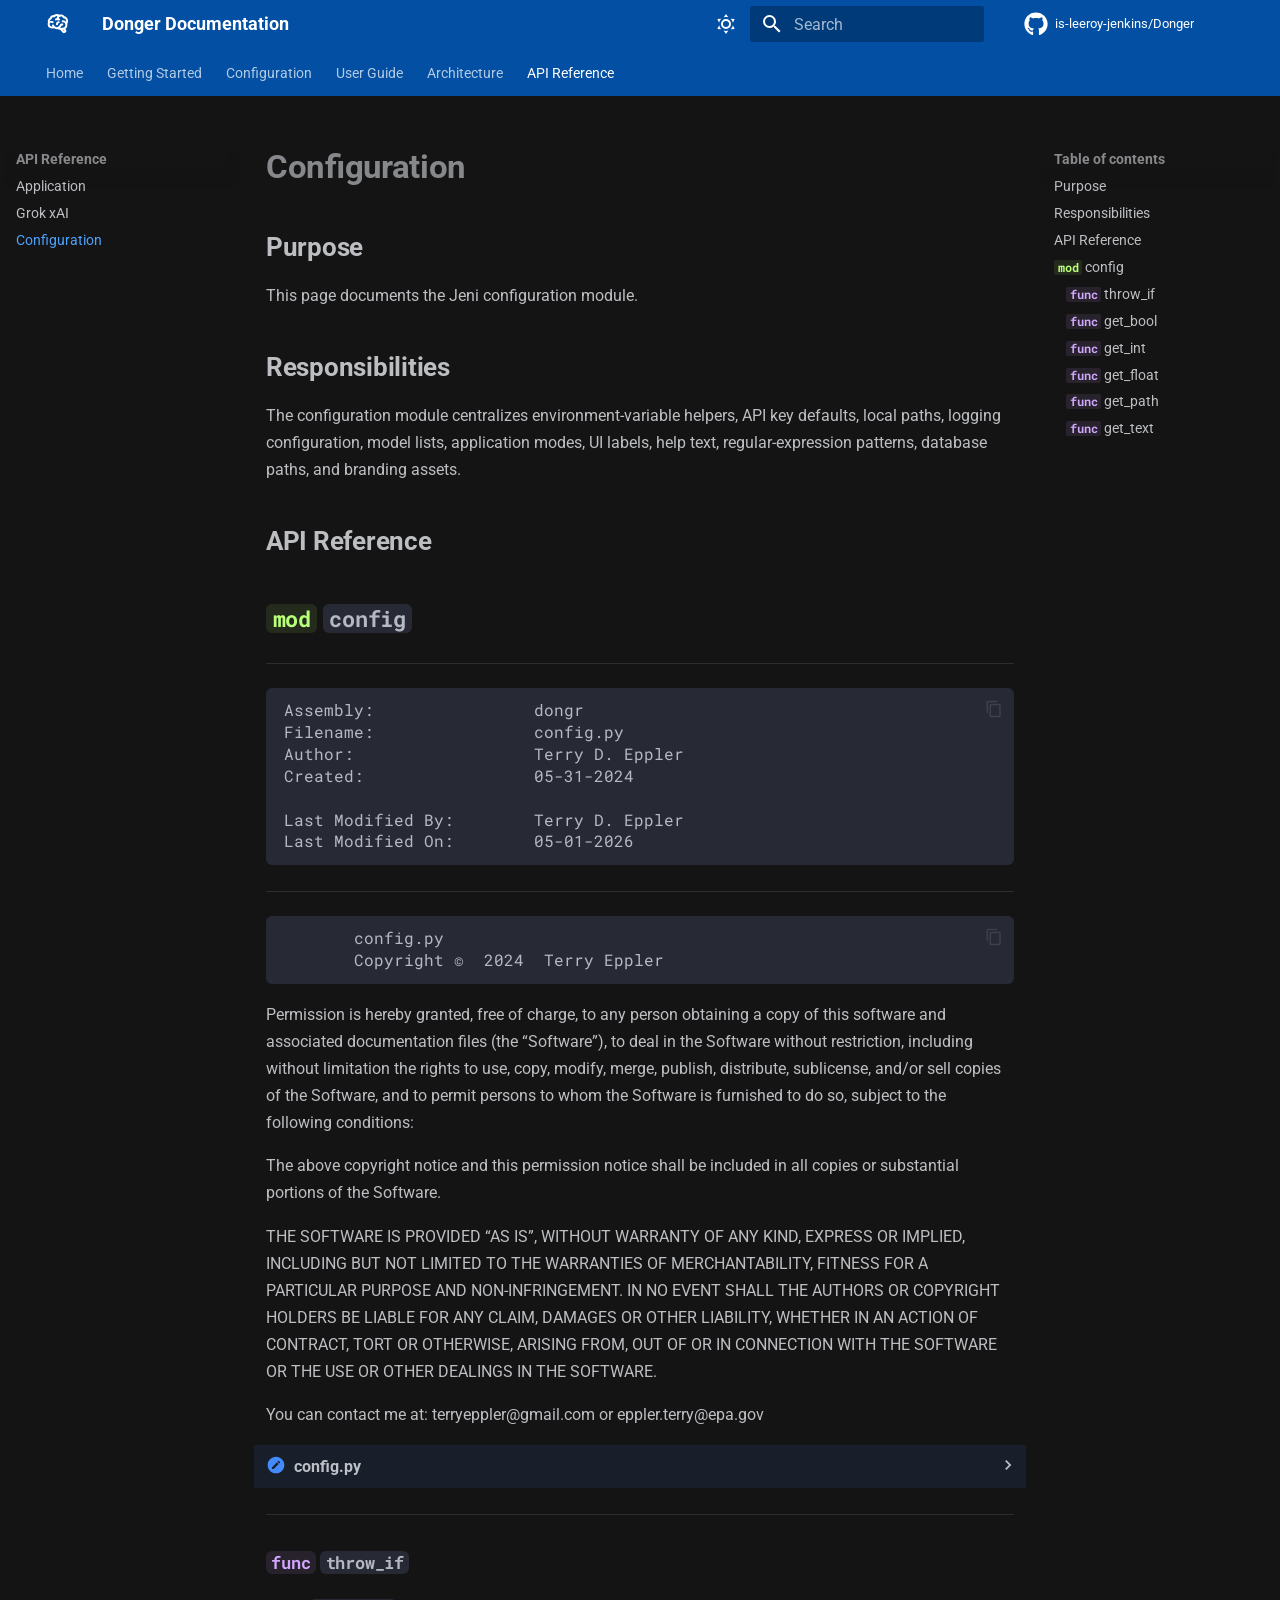
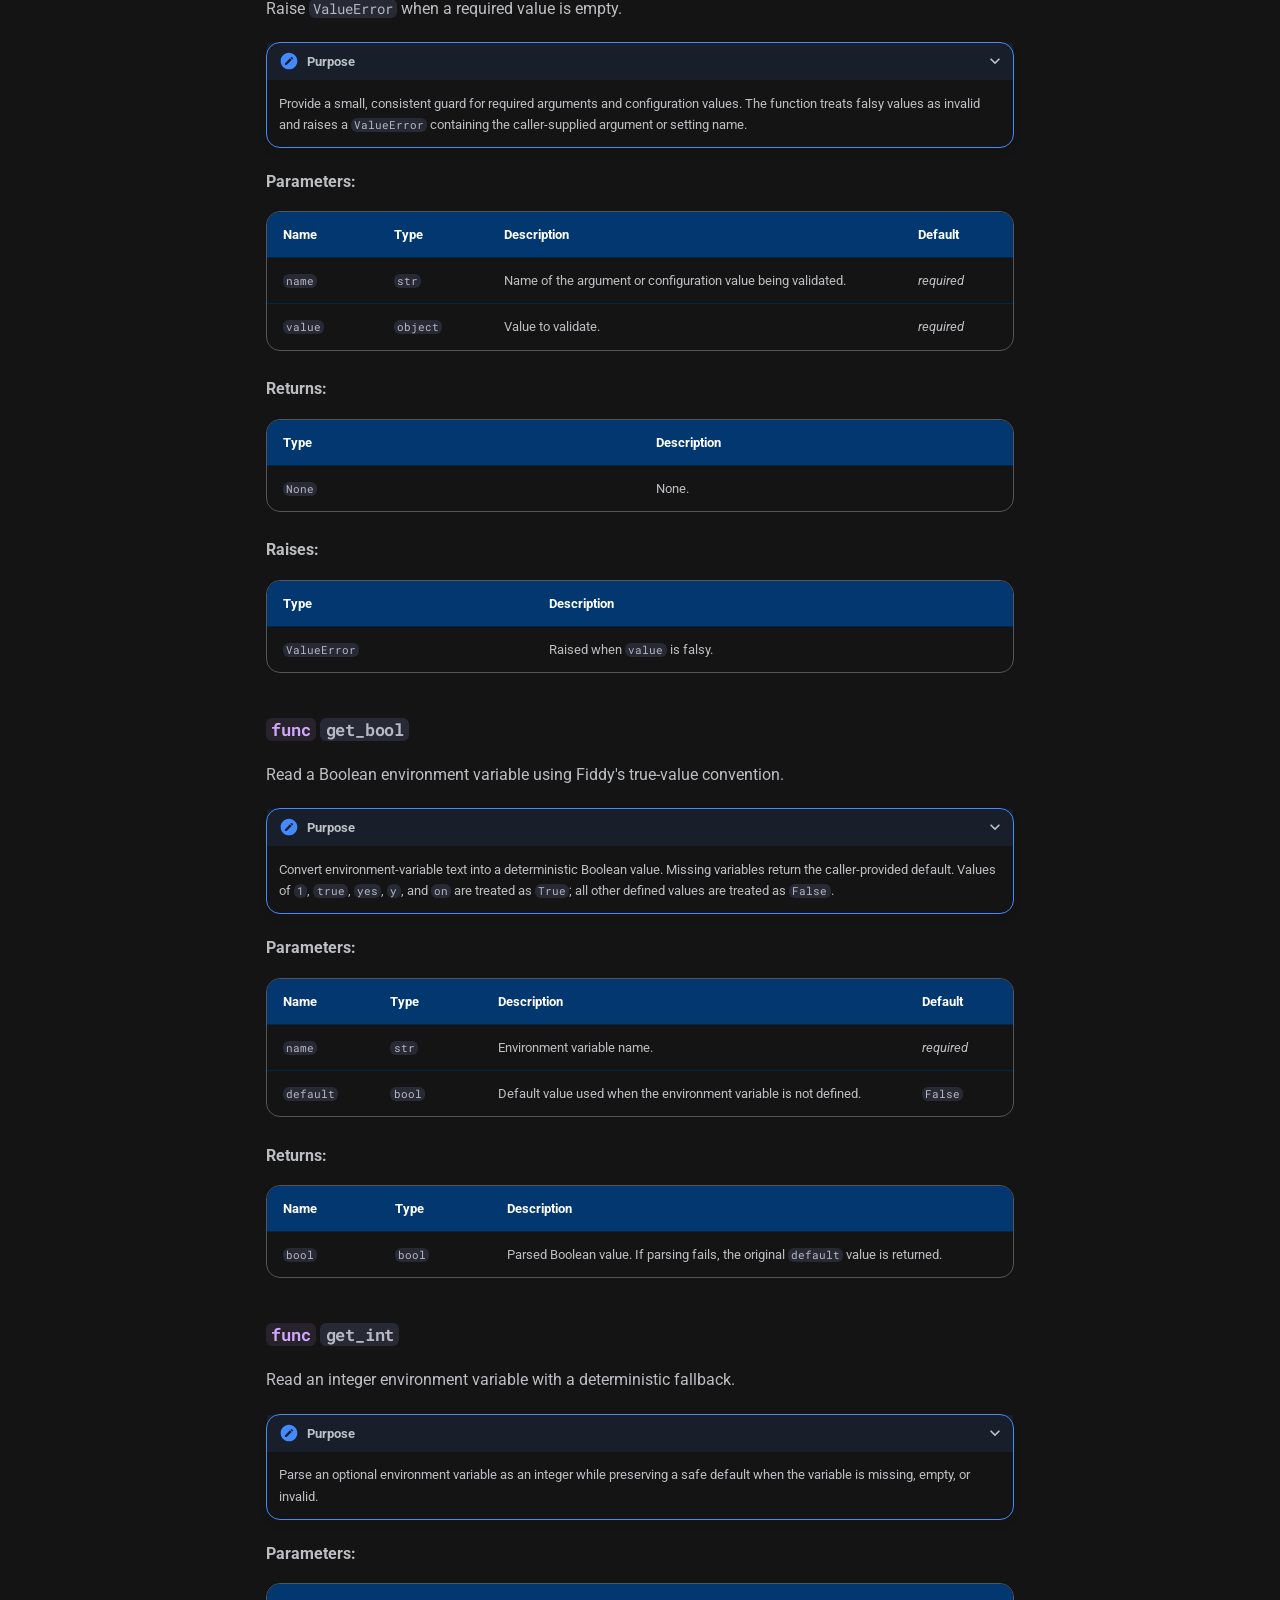
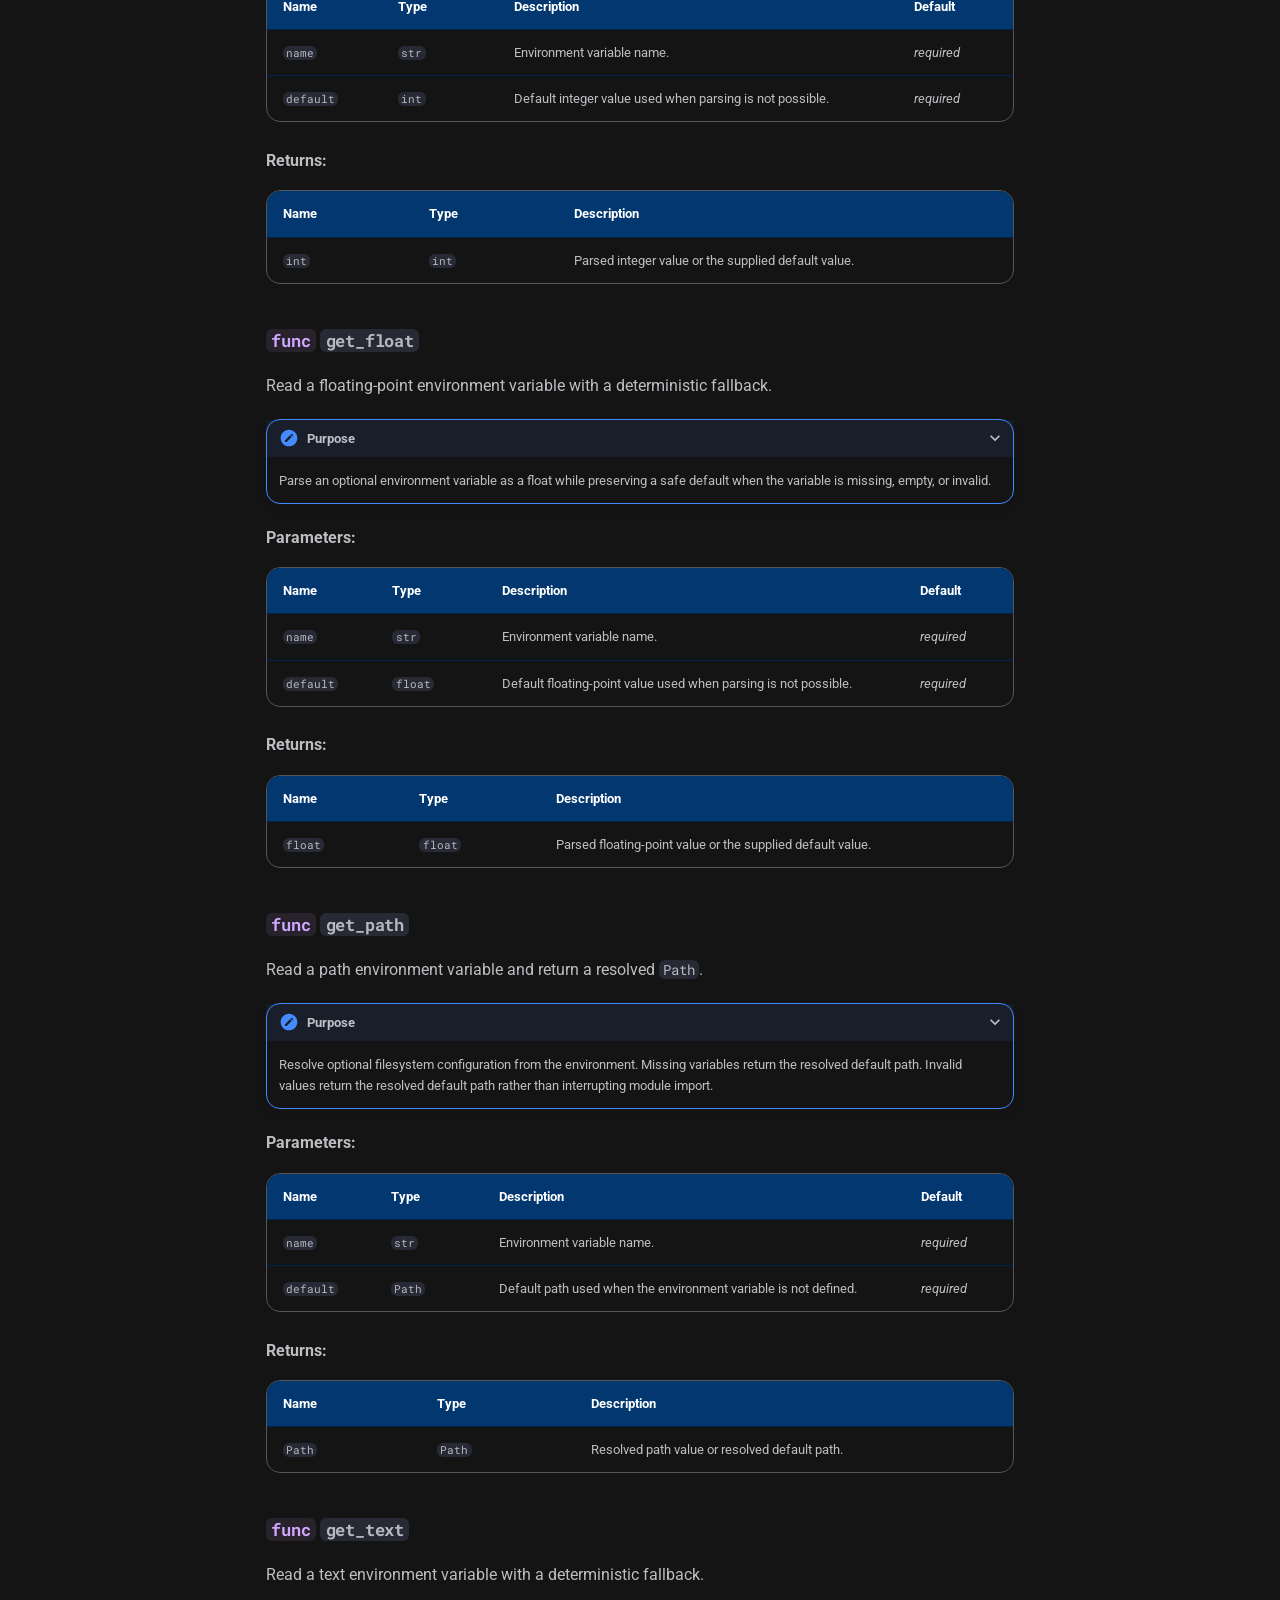
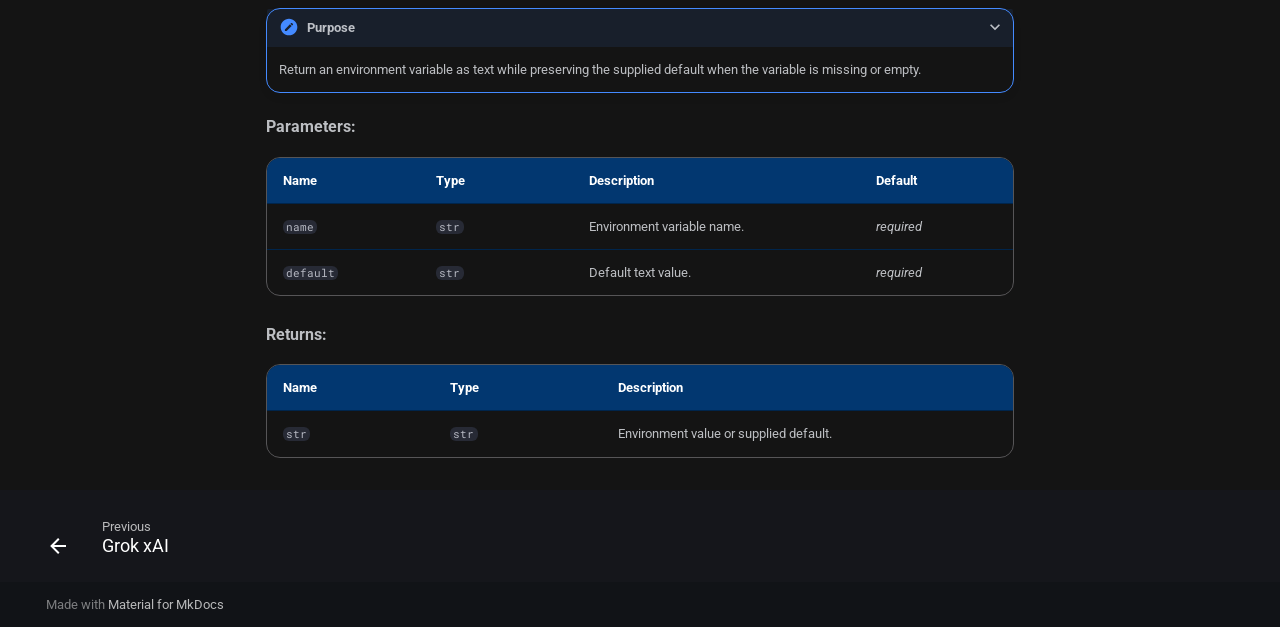
<file: api/config/index.html>
<!doctype html>
<html lang="en" class="no-js">
  <head>
    
      <meta charset="utf-8">
      <meta name="viewport" content="width=device-width,initial-scale=1">
      
        <meta name="description" content="Official documentation for Donger, a XAI-powered multimodal AI assistant for analysis, document review, retrieval, prompt management, and data workflows.">
      
      
        <meta name="author" content="Terry D. Eppler">
      
      
        <link rel="canonical" href="https://is-leeroy-jenkins.github.io/Donger/api/config/">
      
      
        <link rel="prev" href="../grok/">
      
      
      
        
      
      
      <link rel="icon" href="../../assets/images/favicon.png">
      <meta name="generator" content="mkdocs-1.6.1, mkdocs-material-9.7.7">
    
    
      
        <title>Configuration - Donger Documentation</title>
      
    
    
      <link rel="stylesheet" href="../../assets/stylesheets/main.ec1eaa64.min.css">
      
        
        <link rel="stylesheet" href="../../assets/stylesheets/palette.ab4e12ef.min.css">
      
      


    
    
      
    
    
      
        
        
        <link rel="preconnect" href="https://fonts.gstatic.com" crossorigin>
        <link rel="stylesheet" href="https://fonts.googleapis.com/css?family=Roboto:300,300i,400,400i,700,700i%7CRoboto+Mono:400,400i,700,700i&display=fallback">
        <style>:root{--md-text-font:"Roboto";--md-code-font:"Roboto Mono"}</style>
      
    
    
      <link rel="stylesheet" href="../../assets/_mkdocstrings.css">
    
      <link rel="stylesheet" href="../../stylesheets/extra.css">
    
    <script>__md_scope=new URL("../..",location),__md_hash=e=>[...e].reduce(((e,_)=>(e<<5)-e+_.charCodeAt(0)),0),__md_get=(e,_=localStorage,t=__md_scope)=>JSON.parse(_.getItem(t.pathname+"."+e)),__md_set=(e,_,t=localStorage,a=__md_scope)=>{try{t.setItem(a.pathname+"."+e,JSON.stringify(_))}catch(e){}}</script>
    
      

    
    
  </head>
  
  
    
    
      
    
    
    
    
    <body dir="ltr" data-md-color-scheme="slate" data-md-color-primary="blue" data-md-color-accent="light-blue">
  
    
    <input class="md-toggle" data-md-toggle="drawer" type="checkbox" id="__drawer" autocomplete="off">
    <input class="md-toggle" data-md-toggle="search" type="checkbox" id="__search" autocomplete="off">
    <label class="md-overlay" for="__drawer"></label>
    <div data-md-component="skip">
      
        
        <a href="#configuration" class="md-skip">
          Skip to content
        </a>
      
    </div>
    <div data-md-component="announce">
      
    </div>
    
    
      

<header class="md-header" data-md-component="header">
  <nav class="md-header__inner md-grid" aria-label="Header">
    <a href="../.." title="Donger Documentation" class="md-header__button md-logo" aria-label="Donger Documentation" data-md-component="logo">
      
  
  <svg xmlns="http://www.w3.org/2000/svg" viewBox="0 0 24 24"><path d="M21.33 12.91c.09 1.55-.62 3.04-1.89 3.95l.77 1.49c.23.45.26.98.06 1.45-.19.47-.58.84-1.06 1l-.79.25a1.687 1.687 0 0 1-1.86-.55L14.44 18c-.89-.15-1.73-.53-2.44-1.1-.5.15-1 .23-1.5.23-.88 0-1.76-.27-2.5-.79-.53.16-1.07.23-1.62.22-.79.01-1.57-.15-2.3-.45a4.1 4.1 0 0 1-2.43-3.61c-.08-.72.04-1.45.35-2.11-.29-.75-.32-1.57-.07-2.33C2.3 7.11 3 6.32 3.87 5.82c.58-1.69 2.21-2.82 4-2.7 1.6-1.5 4.05-1.66 5.83-.37.42-.11.86-.17 1.3-.17 1.36-.03 2.65.57 3.5 1.64 2.04.53 3.5 2.35 3.58 4.47.05 1.11-.25 2.2-.86 3.13.07.36.11.72.11 1.09m-5-1.41c.57.07 1.02.5 1.02 1.07a1 1 0 0 1-1 1h-.63c-.32.9-.88 1.69-1.62 2.29.25.09.51.14.77.21 5.13-.07 4.53-3.2 4.53-3.25a2.59 2.59 0 0 0-2.69-2.49 1 1 0 0 1-1-1 1 1 0 0 1 1-1c1.23.03 2.41.49 3.33 1.3.05-.29.08-.59.08-.89-.06-1.24-.62-2.32-2.87-2.53-1.25-2.96-4.4-1.32-4.4-.4-.03.23.21.72.25.75a1 1 0 0 1 1 1c0 .55-.45 1-1 1-.53-.02-1.03-.22-1.43-.56-.48.31-1.03.5-1.6.56-.57.05-1.04-.35-1.07-.9a.97.97 0 0 1 .88-1.1c.16-.02.94-.14.94-.77 0-.66.25-1.29.68-1.79-.92-.25-1.91.08-2.91 1.29C6.75 5 6 5.25 5.45 7.2 4.5 7.67 4 8 3.78 9c1.08-.22 2.19-.13 3.22.25.5.19.78.75.59 1.29-.19.52-.77.78-1.29.59-.73-.32-1.55-.34-2.3-.06-.32.27-.32.83-.32 1.27 0 .74.37 1.43 1 1.83.53.27 1.12.41 1.71.4q-.225-.39-.39-.81a1.038 1.038 0 0 1 1.96-.68c.4 1.14 1.42 1.92 2.62 2.05 1.37-.07 2.59-.88 3.19-2.13.23-1.38 1.34-1.5 2.56-1.5m2 7.47-.62-1.3-.71.16 1 1.25zm-4.65-8.61a1 1 0 0 0-.91-1.03c-.71-.04-1.4.2-1.93.67-.57.58-.87 1.38-.84 2.19a1 1 0 0 0 1 1c.57 0 1-.45 1-1 0-.27.07-.54.23-.76.12-.1.27-.15.43-.15.55.03 1.02-.38 1.02-.92"/></svg>

    </a>
    <label class="md-header__button md-icon" for="__drawer">
      
      <svg xmlns="http://www.w3.org/2000/svg" viewBox="0 0 24 24"><path d="M3 6h18v2H3zm0 5h18v2H3zm0 5h18v2H3z"/></svg>
    </label>
    <div class="md-header__title" data-md-component="header-title">
      <div class="md-header__ellipsis">
        <div class="md-header__topic">
          <span class="md-ellipsis">
            Donger Documentation
          </span>
        </div>
        <div class="md-header__topic" data-md-component="header-topic">
          <span class="md-ellipsis">
            
              Configuration
            
          </span>
        </div>
      </div>
    </div>
    
      
        <form class="md-header__option" data-md-component="palette">
  
    
    
    
    <input class="md-option" data-md-color-media="" data-md-color-scheme="slate" data-md-color-primary="blue" data-md-color-accent="light-blue"  aria-label="Switch to light mode"  type="radio" name="__palette" id="__palette_0">
    
      <label class="md-header__button md-icon" title="Switch to light mode" for="__palette_1" hidden>
        <svg xmlns="http://www.w3.org/2000/svg" viewBox="0 0 24 24"><path d="M12 7a5 5 0 0 1 5 5 5 5 0 0 1-5 5 5 5 0 0 1-5-5 5 5 0 0 1 5-5m0 2a3 3 0 0 0-3 3 3 3 0 0 0 3 3 3 3 0 0 0 3-3 3 3 0 0 0-3-3m0-7 2.39 3.42C13.65 5.15 12.84 5 12 5s-1.65.15-2.39.42zM3.34 7l4.16-.35A7.2 7.2 0 0 0 5.94 8.5c-.44.74-.69 1.5-.83 2.29zm.02 10 1.76-3.77a7.131 7.131 0 0 0 2.38 4.14zM20.65 7l-1.77 3.79a7.02 7.02 0 0 0-2.38-4.15zm-.01 10-4.14.36c.59-.51 1.12-1.14 1.54-1.86.42-.73.69-1.5.83-2.29zM12 22l-2.41-3.44c.74.27 1.55.44 2.41.44.82 0 1.63-.17 2.37-.44z"/></svg>
      </label>
    
  
    
    
    
    <input class="md-option" data-md-color-media="" data-md-color-scheme="default" data-md-color-primary="blue" data-md-color-accent="light-blue"  aria-label="Switch to dark mode"  type="radio" name="__palette" id="__palette_1">
    
      <label class="md-header__button md-icon" title="Switch to dark mode" for="__palette_0" hidden>
        <svg xmlns="http://www.w3.org/2000/svg" viewBox="0 0 24 24"><path d="m17.75 4.09-2.53 1.94.91 3.06-2.63-1.81-2.63 1.81.91-3.06-2.53-1.94L12.44 4l1.06-3 1.06 3zm3.5 6.91-1.64 1.25.59 1.98-1.7-1.17-1.7 1.17.59-1.98L15.75 11l2.06-.05L18.5 9l.69 1.95zm-2.28 4.95c.83-.08 1.72 1.1 1.19 1.85-.32.45-.66.87-1.08 1.27C15.17 23 8.84 23 4.94 19.07c-3.91-3.9-3.91-10.24 0-14.14.4-.4.82-.76 1.27-1.08.75-.53 1.93.36 1.85 1.19-.27 2.86.69 5.83 2.89 8.02a9.96 9.96 0 0 0 8.02 2.89m-1.64 2.02a12.08 12.08 0 0 1-7.8-3.47c-2.17-2.19-3.33-5-3.49-7.82-2.81 3.14-2.7 7.96.31 10.98 3.02 3.01 7.84 3.12 10.98.31"/></svg>
      </label>
    
  
</form>
      
    
    
      <script>var palette=__md_get("__palette");if(palette&&palette.color){if("(prefers-color-scheme)"===palette.color.media){var media=matchMedia("(prefers-color-scheme: light)"),input=document.querySelector(media.matches?"[data-md-color-media='(prefers-color-scheme: light)']":"[data-md-color-media='(prefers-color-scheme: dark)']");palette.color.media=input.getAttribute("data-md-color-media"),palette.color.scheme=input.getAttribute("data-md-color-scheme"),palette.color.primary=input.getAttribute("data-md-color-primary"),palette.color.accent=input.getAttribute("data-md-color-accent")}for(var[key,value]of Object.entries(palette.color))document.body.setAttribute("data-md-color-"+key,value)}</script>
    
    
    
      
      
        <label class="md-header__button md-icon" for="__search">
          
          <svg xmlns="http://www.w3.org/2000/svg" viewBox="0 0 24 24"><path d="M9.5 3A6.5 6.5 0 0 1 16 9.5c0 1.61-.59 3.09-1.56 4.23l.27.27h.79l5 5-1.5 1.5-5-5v-.79l-.27-.27A6.52 6.52 0 0 1 9.5 16 6.5 6.5 0 0 1 3 9.5 6.5 6.5 0 0 1 9.5 3m0 2C7 5 5 7 5 9.5S7 14 9.5 14 14 12 14 9.5 12 5 9.5 5"/></svg>
        </label>
        <div class="md-search" data-md-component="search" role="dialog">
  <label class="md-search__overlay" for="__search"></label>
  <div class="md-search__inner" role="search">
    <form class="md-search__form" name="search">
      <input type="text" class="md-search__input" name="query" aria-label="Search" placeholder="Search" autocapitalize="off" autocorrect="off" autocomplete="off" spellcheck="false" data-md-component="search-query" required>
      <label class="md-search__icon md-icon" for="__search">
        
        <svg xmlns="http://www.w3.org/2000/svg" viewBox="0 0 24 24"><path d="M9.5 3A6.5 6.5 0 0 1 16 9.5c0 1.61-.59 3.09-1.56 4.23l.27.27h.79l5 5-1.5 1.5-5-5v-.79l-.27-.27A6.52 6.52 0 0 1 9.5 16 6.5 6.5 0 0 1 3 9.5 6.5 6.5 0 0 1 9.5 3m0 2C7 5 5 7 5 9.5S7 14 9.5 14 14 12 14 9.5 12 5 9.5 5"/></svg>
        
        <svg xmlns="http://www.w3.org/2000/svg" viewBox="0 0 24 24"><path d="M20 11v2H8l5.5 5.5-1.42 1.42L4.16 12l7.92-7.92L13.5 5.5 8 11z"/></svg>
      </label>
      <nav class="md-search__options" aria-label="Search">
        
          <a href="javascript:void(0)" class="md-search__icon md-icon" title="Share" aria-label="Share" data-clipboard data-clipboard-text="" data-md-component="search-share" tabindex="-1">
            
            <svg xmlns="http://www.w3.org/2000/svg" viewBox="0 0 24 24"><path d="M18 16.08c-.76 0-1.44.3-1.96.77L8.91 12.7c.05-.23.09-.46.09-.7s-.04-.47-.09-.7l7.05-4.11c.54.5 1.25.81 2.04.81a3 3 0 0 0 3-3 3 3 0 0 0-3-3 3 3 0 0 0-3 3c0 .24.04.47.09.7L8.04 9.81C7.5 9.31 6.79 9 6 9a3 3 0 0 0-3 3 3 3 0 0 0 3 3c.79 0 1.5-.31 2.04-.81l7.12 4.15c-.05.21-.08.43-.08.66 0 1.61 1.31 2.91 2.92 2.91s2.92-1.3 2.92-2.91A2.92 2.92 0 0 0 18 16.08"/></svg>
          </a>
        
        <button type="reset" class="md-search__icon md-icon" title="Clear" aria-label="Clear" tabindex="-1">
          
          <svg xmlns="http://www.w3.org/2000/svg" viewBox="0 0 24 24"><path d="M19 6.41 17.59 5 12 10.59 6.41 5 5 6.41 10.59 12 5 17.59 6.41 19 12 13.41 17.59 19 19 17.59 13.41 12z"/></svg>
        </button>
      </nav>
      
        <div class="md-search__suggest" data-md-component="search-suggest"></div>
      
    </form>
    <div class="md-search__output">
      <div class="md-search__scrollwrap" tabindex="0" data-md-scrollfix>
        <div class="md-search-result" data-md-component="search-result">
          <div class="md-search-result__meta">
            Initializing search
          </div>
          <ol class="md-search-result__list" role="presentation"></ol>
        </div>
      </div>
    </div>
  </div>
</div>
      
    
    
      <div class="md-header__source">
        <a href="https://github.com/is-leeroy-jenkins/Donger" title="Go to repository" class="md-source" data-md-component="source">
  <div class="md-source__icon md-icon">
    
    <svg xmlns="http://www.w3.org/2000/svg" viewBox="0 0 512 512"><!--! Font Awesome Free 7.1.0 by @fontawesome - https://fontawesome.com License - https://fontawesome.com/license/free (Icons: CC BY 4.0, Fonts: SIL OFL 1.1, Code: MIT License) Copyright 2025 Fonticons, Inc.--><path d="M173.9 397.4c0 2-2.3 3.6-5.2 3.6-3.3.3-5.6-1.3-5.6-3.6 0-2 2.3-3.6 5.2-3.6 3-.3 5.6 1.3 5.6 3.6m-31.1-4.5c-.7 2 1.3 4.3 4.3 4.9 2.6 1 5.6 0 6.2-2s-1.3-4.3-4.3-5.2c-2.6-.7-5.5.3-6.2 2.3m44.2-1.7c-2.9.7-4.9 2.6-4.6 4.9.3 2 2.9 3.3 5.9 2.6 2.9-.7 4.9-2.6 4.6-4.6-.3-1.9-3-3.2-5.9-2.9M252.8 8C114.1 8 8 113.3 8 252c0 110.9 69.8 205.8 169.5 239.2 12.8 2.3 17.3-5.6 17.3-12.1 0-6.2-.3-40.4-.3-61.4 0 0-70 15-84.7-29.8 0 0-11.4-29.1-27.8-36.6 0 0-22.9-15.7 1.6-15.4 0 0 24.9 2 38.6 25.8 21.9 38.6 58.6 27.5 72.9 20.9 2.3-16 8.8-27.1 16-33.7-55.9-6.2-112.3-14.3-112.3-110.5 0-27.5 7.6-41.3 23.6-58.9-2.6-6.5-11.1-33.3 2.6-67.9 20.9-6.5 69 27 69 27 20-5.6 41.5-8.5 62.8-8.5s42.8 2.9 62.8 8.5c0 0 48.1-33.6 69-27 13.7 34.7 5.2 61.4 2.6 67.9 16 17.7 25.8 31.5 25.8 58.9 0 96.5-58.9 104.2-114.8 110.5 9.2 7.9 17 22.9 17 46.4 0 33.7-.3 75.4-.3 83.6 0 6.5 4.6 14.4 17.3 12.1C436.2 457.8 504 362.9 504 252 504 113.3 391.5 8 252.8 8M105.2 352.9c-1.3 1-1 3.3.7 5.2 1.6 1.6 3.9 2.3 5.2 1 1.3-1 1-3.3-.7-5.2-1.6-1.6-3.9-2.3-5.2-1m-10.8-8.1c-.7 1.3.3 2.9 2.3 3.9 1.6 1 3.6.7 4.3-.7.7-1.3-.3-2.9-2.3-3.9-2-.6-3.6-.3-4.3.7m32.4 35.6c-1.6 1.3-1 4.3 1.3 6.2 2.3 2.3 5.2 2.6 6.5 1 1.3-1.3.7-4.3-1.3-6.2-2.2-2.3-5.2-2.6-6.5-1m-11.4-14.7c-1.6 1-1.6 3.6 0 5.9s4.3 3.3 5.6 2.3c1.6-1.3 1.6-3.9 0-6.2-1.4-2.3-4-3.3-5.6-2"/></svg>
  </div>
  <div class="md-source__repository">
    is-leeroy-jenkins/Donger
  </div>
</a>
      </div>
    
  </nav>
  
</header>
    
    <div class="md-container" data-md-component="container">
      
      
        
          
            
<nav class="md-tabs" aria-label="Tabs" data-md-component="tabs">
  <div class="md-grid">
    <ul class="md-tabs__list">
      
        
  
  
  
  
    <li class="md-tabs__item">
      <a href="../.." class="md-tabs__link">
        
  
  
    
  
  Home

      </a>
    </li>
  

      
        
  
  
  
  
    <li class="md-tabs__item">
      <a href="../../getting-started/" class="md-tabs__link">
        
  
  
    
  
  Getting Started

      </a>
    </li>
  

      
        
  
  
  
  
    <li class="md-tabs__item">
      <a href="../../configuration/" class="md-tabs__link">
        
  
  
    
  
  Configuration

      </a>
    </li>
  

      
        
  
  
  
  
    <li class="md-tabs__item">
      <a href="../../user-guide/" class="md-tabs__link">
        
  
  
    
  
  User Guide

      </a>
    </li>
  

      
        
  
  
  
  
    <li class="md-tabs__item">
      <a href="../../architecture/" class="md-tabs__link">
        
  
  
    
  
  Architecture

      </a>
    </li>
  

      
        
  
  
  
    
  
  
    
    
      <li class="md-tabs__item md-tabs__item--active">
        <a href="../app/" class="md-tabs__link">
          
  
  
    
  
  API Reference

        </a>
      </li>
    
  

      
    </ul>
  </div>
</nav>
          
        
      
      <main class="md-main" data-md-component="main">
        <div class="md-main__inner md-grid">
          
            
              
              <div class="md-sidebar md-sidebar--primary" data-md-component="sidebar" data-md-type="navigation" >
                <div class="md-sidebar__scrollwrap">
                  <div class="md-sidebar__inner">
                    


  


<nav class="md-nav md-nav--primary md-nav--lifted" aria-label="Navigation" data-md-level="0">
  <label class="md-nav__title" for="__drawer">
    <a href="../.." title="Donger Documentation" class="md-nav__button md-logo" aria-label="Donger Documentation" data-md-component="logo">
      
  
  <svg xmlns="http://www.w3.org/2000/svg" viewBox="0 0 24 24"><path d="M21.33 12.91c.09 1.55-.62 3.04-1.89 3.95l.77 1.49c.23.45.26.98.06 1.45-.19.47-.58.84-1.06 1l-.79.25a1.687 1.687 0 0 1-1.86-.55L14.44 18c-.89-.15-1.73-.53-2.44-1.1-.5.15-1 .23-1.5.23-.88 0-1.76-.27-2.5-.79-.53.16-1.07.23-1.62.22-.79.01-1.57-.15-2.3-.45a4.1 4.1 0 0 1-2.43-3.61c-.08-.72.04-1.45.35-2.11-.29-.75-.32-1.57-.07-2.33C2.3 7.11 3 6.32 3.87 5.82c.58-1.69 2.21-2.82 4-2.7 1.6-1.5 4.05-1.66 5.83-.37.42-.11.86-.17 1.3-.17 1.36-.03 2.65.57 3.5 1.64 2.04.53 3.5 2.35 3.58 4.47.05 1.11-.25 2.2-.86 3.13.07.36.11.72.11 1.09m-5-1.41c.57.07 1.02.5 1.02 1.07a1 1 0 0 1-1 1h-.63c-.32.9-.88 1.69-1.62 2.29.25.09.51.14.77.21 5.13-.07 4.53-3.2 4.53-3.25a2.59 2.59 0 0 0-2.69-2.49 1 1 0 0 1-1-1 1 1 0 0 1 1-1c1.23.03 2.41.49 3.33 1.3.05-.29.08-.59.08-.89-.06-1.24-.62-2.32-2.87-2.53-1.25-2.96-4.4-1.32-4.4-.4-.03.23.21.72.25.75a1 1 0 0 1 1 1c0 .55-.45 1-1 1-.53-.02-1.03-.22-1.43-.56-.48.31-1.03.5-1.6.56-.57.05-1.04-.35-1.07-.9a.97.97 0 0 1 .88-1.1c.16-.02.94-.14.94-.77 0-.66.25-1.29.68-1.79-.92-.25-1.91.08-2.91 1.29C6.75 5 6 5.25 5.45 7.2 4.5 7.67 4 8 3.78 9c1.08-.22 2.19-.13 3.22.25.5.19.78.75.59 1.29-.19.52-.77.78-1.29.59-.73-.32-1.55-.34-2.3-.06-.32.27-.32.83-.32 1.27 0 .74.37 1.43 1 1.83.53.27 1.12.41 1.71.4q-.225-.39-.39-.81a1.038 1.038 0 0 1 1.96-.68c.4 1.14 1.42 1.92 2.62 2.05 1.37-.07 2.59-.88 3.19-2.13.23-1.38 1.34-1.5 2.56-1.5m2 7.47-.62-1.3-.71.16 1 1.25zm-4.65-8.61a1 1 0 0 0-.91-1.03c-.71-.04-1.4.2-1.93.67-.57.58-.87 1.38-.84 2.19a1 1 0 0 0 1 1c.57 0 1-.45 1-1 0-.27.07-.54.23-.76.12-.1.27-.15.43-.15.55.03 1.02-.38 1.02-.92"/></svg>

    </a>
    Donger Documentation
  </label>
  
    <div class="md-nav__source">
      <a href="https://github.com/is-leeroy-jenkins/Donger" title="Go to repository" class="md-source" data-md-component="source">
  <div class="md-source__icon md-icon">
    
    <svg xmlns="http://www.w3.org/2000/svg" viewBox="0 0 512 512"><!--! Font Awesome Free 7.1.0 by @fontawesome - https://fontawesome.com License - https://fontawesome.com/license/free (Icons: CC BY 4.0, Fonts: SIL OFL 1.1, Code: MIT License) Copyright 2025 Fonticons, Inc.--><path d="M173.9 397.4c0 2-2.3 3.6-5.2 3.6-3.3.3-5.6-1.3-5.6-3.6 0-2 2.3-3.6 5.2-3.6 3-.3 5.6 1.3 5.6 3.6m-31.1-4.5c-.7 2 1.3 4.3 4.3 4.9 2.6 1 5.6 0 6.2-2s-1.3-4.3-4.3-5.2c-2.6-.7-5.5.3-6.2 2.3m44.2-1.7c-2.9.7-4.9 2.6-4.6 4.9.3 2 2.9 3.3 5.9 2.6 2.9-.7 4.9-2.6 4.6-4.6-.3-1.9-3-3.2-5.9-2.9M252.8 8C114.1 8 8 113.3 8 252c0 110.9 69.8 205.8 169.5 239.2 12.8 2.3 17.3-5.6 17.3-12.1 0-6.2-.3-40.4-.3-61.4 0 0-70 15-84.7-29.8 0 0-11.4-29.1-27.8-36.6 0 0-22.9-15.7 1.6-15.4 0 0 24.9 2 38.6 25.8 21.9 38.6 58.6 27.5 72.9 20.9 2.3-16 8.8-27.1 16-33.7-55.9-6.2-112.3-14.3-112.3-110.5 0-27.5 7.6-41.3 23.6-58.9-2.6-6.5-11.1-33.3 2.6-67.9 20.9-6.5 69 27 69 27 20-5.6 41.5-8.5 62.8-8.5s42.8 2.9 62.8 8.5c0 0 48.1-33.6 69-27 13.7 34.7 5.2 61.4 2.6 67.9 16 17.7 25.8 31.5 25.8 58.9 0 96.5-58.9 104.2-114.8 110.5 9.2 7.9 17 22.9 17 46.4 0 33.7-.3 75.4-.3 83.6 0 6.5 4.6 14.4 17.3 12.1C436.2 457.8 504 362.9 504 252 504 113.3 391.5 8 252.8 8M105.2 352.9c-1.3 1-1 3.3.7 5.2 1.6 1.6 3.9 2.3 5.2 1 1.3-1 1-3.3-.7-5.2-1.6-1.6-3.9-2.3-5.2-1m-10.8-8.1c-.7 1.3.3 2.9 2.3 3.9 1.6 1 3.6.7 4.3-.7.7-1.3-.3-2.9-2.3-3.9-2-.6-3.6-.3-4.3.7m32.4 35.6c-1.6 1.3-1 4.3 1.3 6.2 2.3 2.3 5.2 2.6 6.5 1 1.3-1.3.7-4.3-1.3-6.2-2.2-2.3-5.2-2.6-6.5-1m-11.4-14.7c-1.6 1-1.6 3.6 0 5.9s4.3 3.3 5.6 2.3c1.6-1.3 1.6-3.9 0-6.2-1.4-2.3-4-3.3-5.6-2"/></svg>
  </div>
  <div class="md-source__repository">
    is-leeroy-jenkins/Donger
  </div>
</a>
    </div>
  
  <ul class="md-nav__list" data-md-scrollfix>
    
      
      
  
  
  
  
    <li class="md-nav__item">
      <a href="../.." class="md-nav__link">
        
  
  
  <span class="md-ellipsis">
    
  
    Home
  

    
  </span>
  
  

      </a>
    </li>
  

    
      
      
  
  
  
  
    <li class="md-nav__item">
      <a href="../../getting-started/" class="md-nav__link">
        
  
  
  <span class="md-ellipsis">
    
  
    Getting Started
  

    
  </span>
  
  

      </a>
    </li>
  

    
      
      
  
  
  
  
    <li class="md-nav__item">
      <a href="../../configuration/" class="md-nav__link">
        
  
  
  <span class="md-ellipsis">
    
  
    Configuration
  

    
  </span>
  
  

      </a>
    </li>
  

    
      
      
  
  
  
  
    <li class="md-nav__item">
      <a href="../../user-guide/" class="md-nav__link">
        
  
  
  <span class="md-ellipsis">
    
  
    User Guide
  

    
  </span>
  
  

      </a>
    </li>
  

    
      
      
  
  
  
  
    <li class="md-nav__item">
      <a href="../../architecture/" class="md-nav__link">
        
  
  
  <span class="md-ellipsis">
    
  
    Architecture
  

    
  </span>
  
  

      </a>
    </li>
  

    
      
      
  
  
    
  
  
  
    
    
      
        
      
        
      
        
      
    
    
    
      
        
        
      
      
        
      
    
    
    <li class="md-nav__item md-nav__item--active md-nav__item--section md-nav__item--nested">
      
        
        
        <input class="md-nav__toggle md-toggle " type="checkbox" id="__nav_6" checked>
        
          
          <label class="md-nav__link" for="__nav_6" id="__nav_6_label" tabindex="">
            
  
  
  <span class="md-ellipsis">
    
  
    API Reference
  

    
  </span>
  
  

            <span class="md-nav__icon md-icon"></span>
          </label>
        
        <nav class="md-nav" data-md-level="1" aria-labelledby="__nav_6_label" aria-expanded="true">
          <label class="md-nav__title" for="__nav_6">
            <span class="md-nav__icon md-icon"></span>
            
  
    API Reference
  

          </label>
          <ul class="md-nav__list" data-md-scrollfix>
            
              
                
  
  
  
  
    <li class="md-nav__item">
      <a href="../app/" class="md-nav__link">
        
  
  
  <span class="md-ellipsis">
    
  
    Application
  

    
  </span>
  
  

      </a>
    </li>
  

              
            
              
                
  
  
  
  
    <li class="md-nav__item">
      <a href="../grok/" class="md-nav__link">
        
  
  
  <span class="md-ellipsis">
    
  
    Grok xAI
  

    
  </span>
  
  

      </a>
    </li>
  

              
            
              
                
  
  
    
  
  
  
    <li class="md-nav__item md-nav__item--active">
      
      <input class="md-nav__toggle md-toggle" type="checkbox" id="__toc">
      
      
        
      
      
        <label class="md-nav__link md-nav__link--active" for="__toc">
          
  
  
  <span class="md-ellipsis">
    
  
    Configuration
  

    
  </span>
  
  

          <span class="md-nav__icon md-icon"></span>
        </label>
      
      <a href="./" class="md-nav__link md-nav__link--active">
        
  
  
  <span class="md-ellipsis">
    
  
    Configuration
  

    
  </span>
  
  

      </a>
      
        

<nav class="md-nav md-nav--secondary" aria-label="Table of contents">
  
  
  
    
  
  
    <label class="md-nav__title" for="__toc">
      <span class="md-nav__icon md-icon"></span>
      Table of contents
    </label>
    <ul class="md-nav__list" data-md-component="toc" data-md-scrollfix>
      
        <li class="md-nav__item">
  <a href="#purpose" class="md-nav__link">
    <span class="md-ellipsis">
      
        Purpose
      
    </span>
  </a>
  
</li>
      
        <li class="md-nav__item">
  <a href="#responsibilities" class="md-nav__link">
    <span class="md-ellipsis">
      
        Responsibilities
      
    </span>
  </a>
  
</li>
      
        <li class="md-nav__item">
  <a href="#api-reference" class="md-nav__link">
    <span class="md-ellipsis">
      
        API Reference
      
    </span>
  </a>
  
</li>
      
        <li class="md-nav__item">
  <a href="#config" class="md-nav__link">
    <span class="md-ellipsis">
      
        <code class="doc-symbol doc-symbol-toc doc-symbol-module"></code>&nbsp;config
      
    </span>
  </a>
  
    <nav class="md-nav" aria-label=" config">
      <ul class="md-nav__list">
        
          <li class="md-nav__item">
  <a href="#config.throw_if" class="md-nav__link">
    <span class="md-ellipsis">
      
        <code class="doc-symbol doc-symbol-toc doc-symbol-function"></code>&nbsp;throw_if
      
    </span>
  </a>
  
</li>
        
          <li class="md-nav__item">
  <a href="#config.get_bool" class="md-nav__link">
    <span class="md-ellipsis">
      
        <code class="doc-symbol doc-symbol-toc doc-symbol-function"></code>&nbsp;get_bool
      
    </span>
  </a>
  
</li>
        
          <li class="md-nav__item">
  <a href="#config.get_int" class="md-nav__link">
    <span class="md-ellipsis">
      
        <code class="doc-symbol doc-symbol-toc doc-symbol-function"></code>&nbsp;get_int
      
    </span>
  </a>
  
</li>
        
          <li class="md-nav__item">
  <a href="#config.get_float" class="md-nav__link">
    <span class="md-ellipsis">
      
        <code class="doc-symbol doc-symbol-toc doc-symbol-function"></code>&nbsp;get_float
      
    </span>
  </a>
  
</li>
        
          <li class="md-nav__item">
  <a href="#config.get_path" class="md-nav__link">
    <span class="md-ellipsis">
      
        <code class="doc-symbol doc-symbol-toc doc-symbol-function"></code>&nbsp;get_path
      
    </span>
  </a>
  
</li>
        
          <li class="md-nav__item">
  <a href="#config.get_text" class="md-nav__link">
    <span class="md-ellipsis">
      
        <code class="doc-symbol doc-symbol-toc doc-symbol-function"></code>&nbsp;get_text
      
    </span>
  </a>
  
</li>
        
      </ul>
    </nav>
  
</li>
      
    </ul>
  
</nav>
      
    </li>
  

              
            
          </ul>
        </nav>
      
    </li>
  

    
  </ul>
</nav>
                  </div>
                </div>
              </div>
            
            
              
              <div class="md-sidebar md-sidebar--secondary" data-md-component="sidebar" data-md-type="toc" >
                <div class="md-sidebar__scrollwrap">
                  <div class="md-sidebar__inner">
                    

<nav class="md-nav md-nav--secondary" aria-label="Table of contents">
  
  
  
    
  
  
    <label class="md-nav__title" for="__toc">
      <span class="md-nav__icon md-icon"></span>
      Table of contents
    </label>
    <ul class="md-nav__list" data-md-component="toc" data-md-scrollfix>
      
        <li class="md-nav__item">
  <a href="#purpose" class="md-nav__link">
    <span class="md-ellipsis">
      
        Purpose
      
    </span>
  </a>
  
</li>
      
        <li class="md-nav__item">
  <a href="#responsibilities" class="md-nav__link">
    <span class="md-ellipsis">
      
        Responsibilities
      
    </span>
  </a>
  
</li>
      
        <li class="md-nav__item">
  <a href="#api-reference" class="md-nav__link">
    <span class="md-ellipsis">
      
        API Reference
      
    </span>
  </a>
  
</li>
      
        <li class="md-nav__item">
  <a href="#config" class="md-nav__link">
    <span class="md-ellipsis">
      
        <code class="doc-symbol doc-symbol-toc doc-symbol-module"></code>&nbsp;config
      
    </span>
  </a>
  
    <nav class="md-nav" aria-label=" config">
      <ul class="md-nav__list">
        
          <li class="md-nav__item">
  <a href="#config.throw_if" class="md-nav__link">
    <span class="md-ellipsis">
      
        <code class="doc-symbol doc-symbol-toc doc-symbol-function"></code>&nbsp;throw_if
      
    </span>
  </a>
  
</li>
        
          <li class="md-nav__item">
  <a href="#config.get_bool" class="md-nav__link">
    <span class="md-ellipsis">
      
        <code class="doc-symbol doc-symbol-toc doc-symbol-function"></code>&nbsp;get_bool
      
    </span>
  </a>
  
</li>
        
          <li class="md-nav__item">
  <a href="#config.get_int" class="md-nav__link">
    <span class="md-ellipsis">
      
        <code class="doc-symbol doc-symbol-toc doc-symbol-function"></code>&nbsp;get_int
      
    </span>
  </a>
  
</li>
        
          <li class="md-nav__item">
  <a href="#config.get_float" class="md-nav__link">
    <span class="md-ellipsis">
      
        <code class="doc-symbol doc-symbol-toc doc-symbol-function"></code>&nbsp;get_float
      
    </span>
  </a>
  
</li>
        
          <li class="md-nav__item">
  <a href="#config.get_path" class="md-nav__link">
    <span class="md-ellipsis">
      
        <code class="doc-symbol doc-symbol-toc doc-symbol-function"></code>&nbsp;get_path
      
    </span>
  </a>
  
</li>
        
          <li class="md-nav__item">
  <a href="#config.get_text" class="md-nav__link">
    <span class="md-ellipsis">
      
        <code class="doc-symbol doc-symbol-toc doc-symbol-function"></code>&nbsp;get_text
      
    </span>
  </a>
  
</li>
        
      </ul>
    </nav>
  
</li>
      
    </ul>
  
</nav>
                  </div>
                </div>
              </div>
            
          
          
            <div class="md-content" data-md-component="content">
              
              <article class="md-content__inner md-typeset">
                
                  


  
  


<h1 id="configuration">Configuration<a class="headerlink" href="#configuration" title="Permanent link">&para;</a></h1>
<h2 id="purpose">Purpose<a class="headerlink" href="#purpose" title="Permanent link">&para;</a></h2>
<p>This page documents the Jeni configuration module.</p>
<h2 id="responsibilities">Responsibilities<a class="headerlink" href="#responsibilities" title="Permanent link">&para;</a></h2>
<p>The configuration module centralizes environment-variable helpers, API key defaults, local paths, logging configuration, model lists, application modes, UI labels, help text, regular-expression patterns, database paths, and branding assets.</p>
<h2 id="api-reference">API Reference<a class="headerlink" href="#api-reference" title="Permanent link">&para;</a></h2>


<div class="doc doc-object doc-module">



<h2 id="config" class="doc doc-heading">
<code class="doc-symbol doc-symbol-heading doc-symbol-module"></code>            <code>config</code>


<a href="#config" class="headerlink" title="Permanent link">&para;</a></h2>

    <div class="doc doc-contents first">

        <hr />
<pre><code>Assembly:                dongr
Filename:                config.py
Author:                  Terry D. Eppler
Created:                 05-31-2024

Last Modified By:        Terry D. Eppler
Last Modified On:        05-01-2026
</code></pre>
<hr />
<p><copyright file="config.py" company="Terry D. Eppler"></p>
<pre><code>       config.py
       Copyright ©  2024  Terry Eppler
</code></pre>
<p>Permission is hereby granted, free of charge, to any person obtaining a copy
   of this software and associated documentation files (the “Software”),
   to deal in the Software without restriction,
   including without limitation the rights to use,
   copy, modify, merge, publish, distribute, sublicense,
   and/or sell copies of the Software,
   and to permit persons to whom the Software is furnished to do so,
   subject to the following conditions:</p>
<p>The above copyright notice and this permission notice shall be included in all
   copies or substantial portions of the Software.</p>
<p>THE SOFTWARE IS PROVIDED “AS IS”, WITHOUT WARRANTY OF ANY KIND, EXPRESS OR IMPLIED,
   INCLUDING BUT NOT LIMITED TO THE WARRANTIES OF MERCHANTABILITY,
   FITNESS FOR A PARTICULAR PURPOSE AND NON-INFRINGEMENT.
   IN NO EVENT SHALL THE AUTHORS OR COPYRIGHT HOLDERS BE LIABLE FOR ANY CLAIM,
   DAMAGES OR OTHER LIABILITY, WHETHER IN AN ACTION OF CONTRACT, TORT OR OTHERWISE,
   ARISING FROM, OUT OF OR IN CONNECTION WITH THE SOFTWARE OR THE USE OR OTHER
   DEALINGS IN THE SOFTWARE.</p>
<p>You can contact me at:  terryeppler@gmail.com or eppler.terry@epa.gov</p>
<p></copyright></p>
<summary>
  config.py
</summary>
<hr />










<div class="doc doc-children">










<div class="doc doc-object doc-function">


<h3 id="config.throw_if" class="doc doc-heading">
<code class="doc-symbol doc-symbol-heading doc-symbol-function"></code>            <code class="highlight language-python"><span class="n">throw_if</span></code>

<a href="#config.throw_if" class="headerlink" title="Permanent link">&para;</a></h3>


    <div class="doc doc-contents ">

        <p>Raise <code>ValueError</code> when a required value is empty.</p>


<details class="purpose" open>
  <summary>Purpose</summary>
  <p>Provide a small, consistent guard for required arguments and configuration values. The
function treats falsy values as invalid and raises a <code>ValueError</code> containing the
caller-supplied argument or setting name.</p>
</details>

<p><span class="doc-section-title">Parameters:</span></p>
    <table>
      <thead>
        <tr>
          <th>Name</th>
          <th>Type</th>
          <th>Description</th>
          <th>Default</th>
        </tr>
      </thead>
      <tbody>
          <tr class="doc-section-item">
            <td>
                <code>name</code>
            </td>
            <td>
                  <code><span title="str">str</span></code>
            </td>
            <td>
              <div class="doc-md-description">
                <p>Name of the argument or configuration value being validated.</p>
              </div>
            </td>
            <td>
                <em>required</em>
            </td>
          </tr>
          <tr class="doc-section-item">
            <td>
                <code>value</code>
            </td>
            <td>
                  <code><span title="object">object</span></code>
            </td>
            <td>
              <div class="doc-md-description">
                <p>Value to validate.</p>
              </div>
            </td>
            <td>
                <em>required</em>
            </td>
          </tr>
      </tbody>
    </table>


    <p><span class="doc-section-title">Returns:</span></p>
    <table>
      <thead>
        <tr>
          <th>Type</th>
          <th>Description</th>
        </tr>
      </thead>
      <tbody>
          <tr class="doc-section-item">
            <td>
                  <code>None</code>
            </td>
            <td>
              <div class="doc-md-description">
                <p>None.</p>
              </div>
            </td>
          </tr>
      </tbody>
    </table>


<p><span class="doc-section-title">Raises:</span></p>
    <table>
      <thead>
        <tr>
          <th>Type</th>
          <th>Description</th>
        </tr>
      </thead>
      <tbody>
          <tr class="doc-section-item">
            <td>
                  <code><span title="ValueError">ValueError</span></code>
            </td>
            <td>
              <div class="doc-md-description">
                <p>Raised when <code>value</code> is falsy.</p>
              </div>
            </td>
          </tr>
      </tbody>
    </table>


    </div>

</div>

<div class="doc doc-object doc-function">


<h3 id="config.get_bool" class="doc doc-heading">
<code class="doc-symbol doc-symbol-heading doc-symbol-function"></code>            <code class="highlight language-python"><span class="n">get_bool</span></code>

<a href="#config.get_bool" class="headerlink" title="Permanent link">&para;</a></h3>


    <div class="doc doc-contents ">

        <p>Read a Boolean environment variable using Fiddy's true-value convention.</p>


<details class="purpose" open>
  <summary>Purpose</summary>
  <p>Convert environment-variable text into a deterministic Boolean value. Missing variables
return the caller-provided default. Values of <code>1</code>, <code>true</code>, <code>yes</code>, <code>y</code>, and
<code>on</code> are treated as <code>True</code>; all other defined values are treated as <code>False</code>.</p>
</details>

<p><span class="doc-section-title">Parameters:</span></p>
    <table>
      <thead>
        <tr>
          <th>Name</th>
          <th>Type</th>
          <th>Description</th>
          <th>Default</th>
        </tr>
      </thead>
      <tbody>
          <tr class="doc-section-item">
            <td>
                <code>name</code>
            </td>
            <td>
                  <code><span title="str">str</span></code>
            </td>
            <td>
              <div class="doc-md-description">
                <p>Environment variable name.</p>
              </div>
            </td>
            <td>
                <em>required</em>
            </td>
          </tr>
          <tr class="doc-section-item">
            <td>
                <code>default</code>
            </td>
            <td>
                  <code><span title="bool">bool</span></code>
            </td>
            <td>
              <div class="doc-md-description">
                <p>Default value used when the environment variable is not defined.</p>
              </div>
            </td>
            <td>
                  <code>False</code>
            </td>
          </tr>
      </tbody>
    </table>


    <p><span class="doc-section-title">Returns:</span></p>
    <table>
      <thead>
        <tr>
<th>Name</th>          <th>Type</th>
          <th>Description</th>
        </tr>
      </thead>
      <tbody>
          <tr class="doc-section-item">
<td><code>bool</code></td>            <td>
                  <code><span title="bool">bool</span></code>
            </td>
            <td>
              <div class="doc-md-description">
                <p>Parsed Boolean value. If parsing fails, the original <code>default</code> value is returned.</p>
              </div>
            </td>
          </tr>
      </tbody>
    </table>


    </div>

</div>

<div class="doc doc-object doc-function">


<h3 id="config.get_int" class="doc doc-heading">
<code class="doc-symbol doc-symbol-heading doc-symbol-function"></code>            <code class="highlight language-python"><span class="n">get_int</span></code>

<a href="#config.get_int" class="headerlink" title="Permanent link">&para;</a></h3>


    <div class="doc doc-contents ">

        <p>Read an integer environment variable with a deterministic fallback.</p>


<details class="purpose" open>
  <summary>Purpose</summary>
  <p>Parse an optional environment variable as an integer while preserving a safe default when
the variable is missing, empty, or invalid.</p>
</details>

<p><span class="doc-section-title">Parameters:</span></p>
    <table>
      <thead>
        <tr>
          <th>Name</th>
          <th>Type</th>
          <th>Description</th>
          <th>Default</th>
        </tr>
      </thead>
      <tbody>
          <tr class="doc-section-item">
            <td>
                <code>name</code>
            </td>
            <td>
                  <code><span title="str">str</span></code>
            </td>
            <td>
              <div class="doc-md-description">
                <p>Environment variable name.</p>
              </div>
            </td>
            <td>
                <em>required</em>
            </td>
          </tr>
          <tr class="doc-section-item">
            <td>
                <code>default</code>
            </td>
            <td>
                  <code><span title="int">int</span></code>
            </td>
            <td>
              <div class="doc-md-description">
                <p>Default integer value used when parsing is not possible.</p>
              </div>
            </td>
            <td>
                <em>required</em>
            </td>
          </tr>
      </tbody>
    </table>


    <p><span class="doc-section-title">Returns:</span></p>
    <table>
      <thead>
        <tr>
<th>Name</th>          <th>Type</th>
          <th>Description</th>
        </tr>
      </thead>
      <tbody>
          <tr class="doc-section-item">
<td><code>int</code></td>            <td>
                  <code><span title="int">int</span></code>
            </td>
            <td>
              <div class="doc-md-description">
                <p>Parsed integer value or the supplied default value.</p>
              </div>
            </td>
          </tr>
      </tbody>
    </table>


    </div>

</div>

<div class="doc doc-object doc-function">


<h3 id="config.get_float" class="doc doc-heading">
<code class="doc-symbol doc-symbol-heading doc-symbol-function"></code>            <code class="highlight language-python"><span class="n">get_float</span></code>

<a href="#config.get_float" class="headerlink" title="Permanent link">&para;</a></h3>


    <div class="doc doc-contents ">

        <p>Read a floating-point environment variable with a deterministic fallback.</p>


<details class="purpose" open>
  <summary>Purpose</summary>
  <p>Parse an optional environment variable as a float while preserving a safe default when the
variable is missing, empty, or invalid.</p>
</details>

<p><span class="doc-section-title">Parameters:</span></p>
    <table>
      <thead>
        <tr>
          <th>Name</th>
          <th>Type</th>
          <th>Description</th>
          <th>Default</th>
        </tr>
      </thead>
      <tbody>
          <tr class="doc-section-item">
            <td>
                <code>name</code>
            </td>
            <td>
                  <code><span title="str">str</span></code>
            </td>
            <td>
              <div class="doc-md-description">
                <p>Environment variable name.</p>
              </div>
            </td>
            <td>
                <em>required</em>
            </td>
          </tr>
          <tr class="doc-section-item">
            <td>
                <code>default</code>
            </td>
            <td>
                  <code><span title="float">float</span></code>
            </td>
            <td>
              <div class="doc-md-description">
                <p>Default floating-point value used when parsing is not possible.</p>
              </div>
            </td>
            <td>
                <em>required</em>
            </td>
          </tr>
      </tbody>
    </table>


    <p><span class="doc-section-title">Returns:</span></p>
    <table>
      <thead>
        <tr>
<th>Name</th>          <th>Type</th>
          <th>Description</th>
        </tr>
      </thead>
      <tbody>
          <tr class="doc-section-item">
<td><code>float</code></td>            <td>
                  <code><span title="float">float</span></code>
            </td>
            <td>
              <div class="doc-md-description">
                <p>Parsed floating-point value or the supplied default value.</p>
              </div>
            </td>
          </tr>
      </tbody>
    </table>


    </div>

</div>

<div class="doc doc-object doc-function">


<h3 id="config.get_path" class="doc doc-heading">
<code class="doc-symbol doc-symbol-heading doc-symbol-function"></code>            <code class="highlight language-python"><span class="n">get_path</span></code>

<a href="#config.get_path" class="headerlink" title="Permanent link">&para;</a></h3>


    <div class="doc doc-contents ">

        <p>Read a path environment variable and return a resolved <code>Path</code>.</p>


<details class="purpose" open>
  <summary>Purpose</summary>
  <p>Resolve optional filesystem configuration from the environment. Missing variables return
the resolved default path. Invalid values return the resolved default path rather than
interrupting module import.</p>
</details>

<p><span class="doc-section-title">Parameters:</span></p>
    <table>
      <thead>
        <tr>
          <th>Name</th>
          <th>Type</th>
          <th>Description</th>
          <th>Default</th>
        </tr>
      </thead>
      <tbody>
          <tr class="doc-section-item">
            <td>
                <code>name</code>
            </td>
            <td>
                  <code><span title="str">str</span></code>
            </td>
            <td>
              <div class="doc-md-description">
                <p>Environment variable name.</p>
              </div>
            </td>
            <td>
                <em>required</em>
            </td>
          </tr>
          <tr class="doc-section-item">
            <td>
                <code>default</code>
            </td>
            <td>
                  <code><span title="pathlib.Path">Path</span></code>
            </td>
            <td>
              <div class="doc-md-description">
                <p>Default path used when the environment variable is not defined.</p>
              </div>
            </td>
            <td>
                <em>required</em>
            </td>
          </tr>
      </tbody>
    </table>


    <p><span class="doc-section-title">Returns:</span></p>
    <table>
      <thead>
        <tr>
<th>Name</th>          <th>Type</th>
          <th>Description</th>
        </tr>
      </thead>
      <tbody>
          <tr class="doc-section-item">
<td><code>Path</code></td>            <td>
                  <code><span title="pathlib.Path">Path</span></code>
            </td>
            <td>
              <div class="doc-md-description">
                <p>Resolved path value or resolved default path.</p>
              </div>
            </td>
          </tr>
      </tbody>
    </table>


    </div>

</div>

<div class="doc doc-object doc-function">


<h3 id="config.get_text" class="doc doc-heading">
<code class="doc-symbol doc-symbol-heading doc-symbol-function"></code>            <code class="highlight language-python"><span class="n">get_text</span></code>

<a href="#config.get_text" class="headerlink" title="Permanent link">&para;</a></h3>


    <div class="doc doc-contents ">

        <p>Read a text environment variable with a deterministic fallback.</p>


<details class="purpose" open>
  <summary>Purpose</summary>
  <p>Return an environment variable as text while preserving the supplied default when the
variable is missing or empty.</p>
</details>

<p><span class="doc-section-title">Parameters:</span></p>
    <table>
      <thead>
        <tr>
          <th>Name</th>
          <th>Type</th>
          <th>Description</th>
          <th>Default</th>
        </tr>
      </thead>
      <tbody>
          <tr class="doc-section-item">
            <td>
                <code>name</code>
            </td>
            <td>
                  <code><span title="str">str</span></code>
            </td>
            <td>
              <div class="doc-md-description">
                <p>Environment variable name.</p>
              </div>
            </td>
            <td>
                <em>required</em>
            </td>
          </tr>
          <tr class="doc-section-item">
            <td>
                <code>default</code>
            </td>
            <td>
                  <code><span title="str">str</span></code>
            </td>
            <td>
              <div class="doc-md-description">
                <p>Default text value.</p>
              </div>
            </td>
            <td>
                <em>required</em>
            </td>
          </tr>
      </tbody>
    </table>


    <p><span class="doc-section-title">Returns:</span></p>
    <table>
      <thead>
        <tr>
<th>Name</th>          <th>Type</th>
          <th>Description</th>
        </tr>
      </thead>
      <tbody>
          <tr class="doc-section-item">
<td><code>str</code></td>            <td>
                  <code><span title="str">str</span></code>
            </td>
            <td>
              <div class="doc-md-description">
                <p>Environment value or supplied default.</p>
              </div>
            </td>
          </tr>
      </tbody>
    </table>


    </div>

</div>



  </div>

    </div>

</div>












                
              </article>
            </div>
          
          
<script>var target=document.getElementById(location.hash.slice(1));target&&target.name&&(target.checked=target.name.startsWith("__tabbed_"))</script>
        </div>
        
          <button type="button" class="md-top md-icon" data-md-component="top" hidden>
  
  <svg xmlns="http://www.w3.org/2000/svg" viewBox="0 0 24 24"><path d="M13 20h-2V8l-5.5 5.5-1.42-1.42L12 4.16l7.92 7.92-1.42 1.42L13 8z"/></svg>
  Back to top
</button>
        
      </main>
      
        <footer class="md-footer">
  
    
      
      <nav class="md-footer__inner md-grid" aria-label="Footer" >
        
          
          <a href="../grok/" class="md-footer__link md-footer__link--prev" aria-label="Previous: Grok xAI">
            <div class="md-footer__button md-icon">
              
              <svg xmlns="http://www.w3.org/2000/svg" viewBox="0 0 24 24"><path d="M20 11v2H8l5.5 5.5-1.42 1.42L4.16 12l7.92-7.92L13.5 5.5 8 11z"/></svg>
            </div>
            <div class="md-footer__title">
              <span class="md-footer__direction">
                Previous
              </span>
              <div class="md-ellipsis">
                Grok xAI
              </div>
            </div>
          </a>
        
        
      </nav>
    
  
  <div class="md-footer-meta md-typeset">
    <div class="md-footer-meta__inner md-grid">
      <div class="md-copyright">
  
  
    Made with
    <a href="https://squidfunk.github.io/mkdocs-material/" target="_blank" rel="noopener">
      Material for MkDocs
    </a>
  
</div>
      
    </div>
  </div>
</footer>
      
    </div>
    <div class="md-dialog" data-md-component="dialog">
      <div class="md-dialog__inner md-typeset"></div>
    </div>
    
    
    
      
      
      <script id="__config" type="application/json">{"annotate": null, "base": "../..", "features": ["navigation.tabs", "navigation.sections", "navigation.expand", "navigation.top", "navigation.footer", "navigation.indexes", "toc.follow", "content.code.copy", "content.code.select", "search.highlight", "search.share", "search.suggest"], "search": "../../assets/javascripts/workers/search.2c215733.min.js", "tags": null, "translations": {"clipboard.copied": "Copied to clipboard", "clipboard.copy": "Copy to clipboard", "search.result.more.one": "1 more on this page", "search.result.more.other": "# more on this page", "search.result.none": "No matching documents", "search.result.one": "1 matching document", "search.result.other": "# matching documents", "search.result.placeholder": "Type to start searching", "search.result.term.missing": "Missing", "select.version": "Select version"}, "version": null}</script>
    
    
      <script src="../../assets/javascripts/bundle.d7400e89.min.js"></script>
      
        <script src="../../javascripts/extra.js"></script>
      
    
  </body>
</html>
</file>
<file: assets/_mkdocstrings.css>
/* Avoid breaking parameter names, etc. in table cells. */
.doc-contents td code {
  word-break: normal !important;
}

/* No line break before first paragraph of descriptions. */
.doc-md-description,
.doc-md-description>p:first-child {
  display: inline;
}

/* No text transformation from Material for MkDocs for H5 headings. */
.md-typeset h5 .doc-object-name {
  text-transform: none;
}

/* Max width for docstring sections tables. */
.doc .md-typeset__table,
.doc .md-typeset__table table {
  display: table !important;
  width: 100%;
}

.doc .md-typeset__table tr {
  display: table-row;
}

/* Defaults in Spacy table style. */
.doc-param-default,
.doc-type_param-default {
  float: right;
}

/* Parameter headings must be inline, not blocks. */
.doc-heading-parameter,
.doc-heading-type_parameter {
  display: inline;
}

/* Default font size for parameter headings. */
.md-typeset .doc-heading-parameter {
  font-size: inherit;
}

/* Prefer space on the right, not the left of parameter permalinks. */
.doc-heading-parameter .headerlink,
.doc-heading-type_parameter .headerlink {
  margin-left: 0 !important;
  margin-right: 0.2rem;
}

/* Backward-compatibility: docstring section titles in bold. */
.doc-section-title {
  font-weight: bold;
}

/* Backlinks crumb separator. */
.doc-backlink-crumb {
  display: inline-flex;
  gap: .2rem;
  white-space: nowrap;
  align-items: center;
  vertical-align: middle;
}
.doc-backlink-crumb:not(:first-child)::before {
  background-color: var(--md-default-fg-color--lighter);
  content: "";
  display: inline;
  height: 1rem;
  --md-path-icon: url('data:image/svg+xml;charset=utf-8,<svg xmlns="http://www.w3.org/2000/svg" viewBox="0 0 24 24"><path d="M8.59 16.58 13.17 12 8.59 7.41 10 6l6 6-6 6z"/></svg>');
  -webkit-mask-image: var(--md-path-icon);
  mask-image: var(--md-path-icon);
  width: 1rem;
}
.doc-backlink-crumb.last {
  font-weight: bold;
}

/* Symbols in Navigation and ToC. */
:root, :host,
[data-md-color-scheme="default"] {
  --doc-symbol-parameter-fg-color: #df50af;
  --doc-symbol-type_parameter-fg-color: #df50af;
  --doc-symbol-attribute-fg-color: #953800;
  --doc-symbol-function-fg-color: #8250df;
  --doc-symbol-method-fg-color: #8250df;
  --doc-symbol-class-fg-color: #0550ae;
  --doc-symbol-type_alias-fg-color: #0550ae;
  --doc-symbol-module-fg-color: #5cad0f;

  --doc-symbol-parameter-bg-color: #df50af1a;
  --doc-symbol-type_parameter-bg-color: #df50af1a;
  --doc-symbol-attribute-bg-color: #9538001a;
  --doc-symbol-function-bg-color: #8250df1a;
  --doc-symbol-method-bg-color: #8250df1a;
  --doc-symbol-class-bg-color: #0550ae1a;
  --doc-symbol-type_alias-bg-color: #0550ae1a;
  --doc-symbol-module-bg-color: #5cad0f1a;
}

[data-md-color-scheme="slate"] {
  --doc-symbol-parameter-fg-color: #ffa8cc;
  --doc-symbol-type_parameter-fg-color: #ffa8cc;
  --doc-symbol-attribute-fg-color: #ffa657;
  --doc-symbol-function-fg-color: #d2a8ff;
  --doc-symbol-method-fg-color: #d2a8ff;
  --doc-symbol-class-fg-color: #79c0ff;
  --doc-symbol-type_alias-fg-color: #79c0ff;
  --doc-symbol-module-fg-color: #baff79;

  --doc-symbol-parameter-bg-color: #ffa8cc1a;
  --doc-symbol-type_parameter-bg-color: #ffa8cc1a;
  --doc-symbol-attribute-bg-color: #ffa6571a;
  --doc-symbol-function-bg-color: #d2a8ff1a;
  --doc-symbol-method-bg-color: #d2a8ff1a;
  --doc-symbol-class-bg-color: #79c0ff1a;
  --doc-symbol-type_alias-bg-color: #79c0ff1a;
  --doc-symbol-module-bg-color: #baff791a;
}

code.doc-symbol {
  border-radius: .1rem;
  font-size: .85em;
  padding: 0 .3em;
  font-weight: bold;
}

code.doc-symbol-parameter,
a code.doc-symbol-parameter {
  color: var(--doc-symbol-parameter-fg-color);
  background-color: var(--doc-symbol-parameter-bg-color);
}

code.doc-symbol-parameter::after {
  content: "param";
}

code.doc-symbol-type_parameter,
a code.doc-symbol-type_parameter {
  color: var(--doc-symbol-type_parameter-fg-color);
  background-color: var(--doc-symbol-type_parameter-bg-color);
}

code.doc-symbol-type_parameter::after {
  content: "type-param";
}

code.doc-symbol-attribute,
a code.doc-symbol-attribute {
  color: var(--doc-symbol-attribute-fg-color);
  background-color: var(--doc-symbol-attribute-bg-color);
}

code.doc-symbol-attribute::after {
  content: "attr";
}

code.doc-symbol-function,
a code.doc-symbol-function {
  color: var(--doc-symbol-function-fg-color);
  background-color: var(--doc-symbol-function-bg-color);
}

code.doc-symbol-function::after {
  content: "func";
}

code.doc-symbol-method,
a code.doc-symbol-method {
  color: var(--doc-symbol-method-fg-color);
  background-color: var(--doc-symbol-method-bg-color);
}

code.doc-symbol-method::after {
  content: "meth";
}

code.doc-symbol-class,
a code.doc-symbol-class {
  color: var(--doc-symbol-class-fg-color);
  background-color: var(--doc-symbol-class-bg-color);
}

code.doc-symbol-class::after {
  content: "class";
}


code.doc-symbol-type_alias,
a code.doc-symbol-type_alias {
  color: var(--doc-symbol-type_alias-fg-color);
  background-color: var(--doc-symbol-type_alias-bg-color);
}

code.doc-symbol-type_alias::after {
  content: "type";
}

code.doc-symbol-module,
a code.doc-symbol-module {
  color: var(--doc-symbol-module-fg-color);
  background-color: var(--doc-symbol-module-bg-color);
}

code.doc-symbol-module::after {
  content: "mod";
}

.doc-signature .autorefs {
  color: inherit;
  border-bottom: 1px dotted currentcolor;
}

/* Source code blocks (admonitions). */
:root {
  --md-admonition-icon--mkdocstrings-source: url('data:image/svg+xml;charset=utf-8,<svg xmlns="http://www.w3.org/2000/svg" viewBox="0 0 24 24"><path d="M15.22 4.97a.75.75 0 0 1 1.06 0l6.5 6.5a.75.75 0 0 1 0 1.06l-6.5 6.5a.749.749 0 0 1-1.275-.326.75.75 0 0 1 .215-.734L21.19 12l-5.97-5.97a.75.75 0 0 1 0-1.06m-6.44 0a.75.75 0 0 1 0 1.06L2.81 12l5.97 5.97a.749.749 0 0 1-.326 1.275.75.75 0 0 1-.734-.215l-6.5-6.5a.75.75 0 0 1 0-1.06l6.5-6.5a.75.75 0 0 1 1.06 0"/></svg>')
}
.md-typeset .admonition.mkdocstrings-source,
.md-typeset details.mkdocstrings-source {
  border: none;
  padding: 0;
}
.md-typeset .admonition.mkdocstrings-source:focus-within,
.md-typeset details.mkdocstrings-source:focus-within {
  box-shadow: none;
}
.md-typeset .mkdocstrings-source > .admonition-title,
.md-typeset .mkdocstrings-source > summary {
  background-color: inherit;
}
.md-typeset .mkdocstrings-source > .admonition-title::before,
.md-typeset .mkdocstrings-source > summary::before {
  background-color: var(--md-default-fg-color);
  -webkit-mask-image: var(--md-admonition-icon--mkdocstrings-source);
          mask-image: var(--md-admonition-icon--mkdocstrings-source);
}
</file>
<file: stylesheets/extra.css>
:root
{
	--donger-blue: #024FA3;
	--donger-bg: #141414;
	--donger-surface: #414141;
	--donger-border: #565557;
	--donger-table-border: #00254C;
	--donger-table-header: #023770;
	--donger-radius: 14px;
}

.md-typeset
{
	font-size: 0.82rem;
	line-height: 1.65;
}

.md-typeset h1,
.md-typeset h2,
.md-typeset h3
{
	font-weight: 700;
	letter-spacing: -0.01em;
}

[data-md-color-scheme='slate']
{
	--md-default-bg-color: var(--donger-bg);
	--md-primary-fg-color: var(--donger-blue);
	--md-accent-fg-color: var(--donger-blue);
	--md-typeset-a-color: #4DA3FF;
}

.md-header,
.md-tabs
{
	background-color: var(--donger-blue);
}

.md-main__inner
{
	max-width: 92rem;
}

.md-content__inner
{
	max-width: none;
}

.md-typeset table:not([class])
{
	border-radius: var(--donger-radius);
	overflow: hidden;
	border: 1px solid var(--donger-border);
}

.md-typeset table:not([class]) th
{
	background-color: var(--donger-table-header);
	color: #FFFFFF;
}

.md-typeset table:not([class]) td
{
	border-top: 1px solid var(--donger-table-border);
}

.md-typeset code
{
	border-radius: 6px;
}

.md-typeset pre > code
{
	font-size: 0.78rem;
}

.md-typeset .admonition,
.md-typeset details
{
	border-radius: var(--donger-radius);
}

.md-typeset .grid.cards > ul > li,
.md-typeset .md-button
{
	border-radius: var(--donger-radius);
}
</file>
<file: assets/stylesheets/main.ec1eaa64.min.css>
@charset "UTF-8";html{-webkit-text-size-adjust:none;-moz-text-size-adjust:none;text-size-adjust:none;box-sizing:border-box}*,:after,:before{box-sizing:inherit}@media (prefers-reduced-motion){*,:after,:before{transition:none!important}}body{margin:0}a,button,input,label{-webkit-tap-highlight-color:transparent}a{color:inherit;text-decoration:none}hr{border:0;box-sizing:initial;display:block;height:.05rem;overflow:visible;padding:0}small{font-size:80%}sub,sup{line-height:1em}img{border-style:none}table{border-collapse:initial;border-spacing:0}td,th{font-weight:400;vertical-align:top}button{background:#0000;border:0;font-family:inherit;font-size:inherit;margin:0;padding:0}input{border:0;outline:none}:root{--md-primary-fg-color:#4051b5;--md-primary-fg-color--light:#5d6cc0;--md-primary-fg-color--dark:#303fa1;--md-primary-bg-color:#fff;--md-primary-bg-color--light:#ffffffb3;--md-accent-fg-color:#526cfe;--md-accent-fg-color--transparent:#526cfe1a;--md-accent-bg-color:#fff;--md-accent-bg-color--light:#ffffffb3}[data-md-color-scheme=default]{color-scheme:light}[data-md-color-scheme=default] img[src$="#gh-dark-mode-only"],[data-md-color-scheme=default] img[src$="#only-dark"]{display:none}:root,[data-md-color-scheme=default]{--md-hue:225deg;--md-default-fg-color:#000000de;--md-default-fg-color--light:#0000008a;--md-default-fg-color--lighter:#00000052;--md-default-fg-color--lightest:#00000012;--md-default-bg-color:#fff;--md-default-bg-color--light:#ffffffb3;--md-default-bg-color--lighter:#ffffff4d;--md-default-bg-color--lightest:#ffffff1f;--md-code-fg-color:#36464e;--md-code-bg-color:#f5f5f5;--md-code-bg-color--light:#f5f5f5b3;--md-code-bg-color--lighter:#f5f5f54d;--md-code-hl-color:#4287ff;--md-code-hl-color--light:#4287ff1a;--md-code-hl-number-color:#d52a2a;--md-code-hl-special-color:#db1457;--md-code-hl-function-color:#a846b9;--md-code-hl-constant-color:#6e59d9;--md-code-hl-keyword-color:#3f6ec6;--md-code-hl-string-color:#1c7d4d;--md-code-hl-name-color:var(--md-code-fg-color);--md-code-hl-operator-color:var(--md-default-fg-color--light);--md-code-hl-punctuation-color:var(--md-default-fg-color--light);--md-code-hl-comment-color:var(--md-default-fg-color--light);--md-code-hl-generic-color:var(--md-default-fg-color--light);--md-code-hl-variable-color:var(--md-default-fg-color--light);--md-typeset-color:var(--md-default-fg-color);--md-typeset-a-color:var(--md-primary-fg-color);--md-typeset-del-color:#f5503d26;--md-typeset-ins-color:#0bd57026;--md-typeset-kbd-color:#fafafa;--md-typeset-kbd-accent-color:#fff;--md-typeset-kbd-border-color:#b8b8b8;--md-typeset-mark-color:#ffff0080;--md-typeset-table-color:#0000001f;--md-typeset-table-color--light:rgba(0,0,0,.035);--md-admonition-fg-color:var(--md-default-fg-color);--md-admonition-bg-color:var(--md-default-bg-color);--md-warning-fg-color:#000000de;--md-warning-bg-color:#ff9;--md-footer-fg-color:#fff;--md-footer-fg-color--light:#ffffffb3;--md-footer-fg-color--lighter:#ffffff73;--md-footer-bg-color:#000000de;--md-footer-bg-color--dark:#00000052;--md-shadow-z1:0 0.2rem 0.5rem #0000000d,0 0 0.05rem #0000001a;--md-shadow-z2:0 0.2rem 0.5rem #0000001a,0 0 0.05rem #00000040;--md-shadow-z3:0 0.2rem 0.5rem #0003,0 0 0.05rem #00000059}.md-icon svg{fill:currentcolor;display:block;height:1.2rem;width:1.2rem}body{-webkit-font-smoothing:antialiased;-moz-osx-font-smoothing:grayscale;--md-text-font-family:var(--md-text-font,_),-apple-system,BlinkMacSystemFont,Helvetica,Arial,sans-serif;--md-code-font-family:var(--md-code-font,_),SFMono-Regular,Consolas,Menlo,monospace}aside,body,input{font-feature-settings:"kern","liga";color:var(--md-typeset-color);font-family:var(--md-text-font-family)}code,kbd,pre{font-feature-settings:"kern";font-family:var(--md-code-font-family)}:root{--md-typeset-table-sort-icon:url('data:image/svg+xml;charset=utf-8,<svg xmlns="http://www.w3.org/2000/svg" viewBox="0 0 24 24"><path d="m18 21-4-4h3V7h-3l4-4 4 4h-3v10h3M2 19v-2h10v2M2 13v-2h7v2M2 7V5h4v2z"/></svg>');--md-typeset-table-sort-icon--asc:url('data:image/svg+xml;charset=utf-8,<svg xmlns="http://www.w3.org/2000/svg" viewBox="0 0 24 24"><path d="M19 17h3l-4 4-4-4h3V3h2M2 17h10v2H2M6 5v2H2V5m0 6h7v2H2z"/></svg>');--md-typeset-table-sort-icon--desc:url('data:image/svg+xml;charset=utf-8,<svg xmlns="http://www.w3.org/2000/svg" viewBox="0 0 24 24"><path d="M19 7h3l-4-4-4 4h3v14h2M2 17h10v2H2M6 5v2H2V5m0 6h7v2H2z"/></svg>')}.md-typeset{-webkit-print-color-adjust:exact;color-adjust:exact;font-size:.8rem;line-height:1.6;overflow-wrap:break-word}@media print{.md-typeset{font-size:.68rem}}.md-typeset blockquote,.md-typeset dl,.md-typeset figure,.md-typeset ol,.md-typeset pre,.md-typeset ul{margin-bottom:1em;margin-top:1em}.md-typeset h1{color:var(--md-default-fg-color--light);font-size:2em;line-height:1.3;margin:0 0 1.25em}.md-typeset h1,.md-typeset h2{font-weight:300;letter-spacing:-.01em}.md-typeset h2{font-size:1.5625em;line-height:1.4;margin:1.6em 0 .64em}.md-typeset h3{font-size:1.25em;font-weight:400;letter-spacing:-.01em;line-height:1.5;margin:1.6em 0 .8em}.md-typeset h2+h3{margin-top:.8em}.md-typeset h4{font-weight:700;letter-spacing:-.01em;margin:1em 0}.md-typeset h5,.md-typeset h6{color:var(--md-default-fg-color--light);font-size:.8em;font-weight:700;letter-spacing:-.01em;margin:1.25em 0}.md-typeset h5{text-transform:uppercase}.md-typeset h5 code{text-transform:none}.md-typeset hr{border-bottom:.05rem solid var(--md-default-fg-color--lightest);display:flow-root;margin:1.5em 0}.md-typeset a{color:var(--md-typeset-a-color);word-break:break-word}.md-typeset a,.md-typeset a:before{transition:color 125ms}.md-typeset a:focus,.md-typeset a:hover{color:var(--md-accent-fg-color)}.md-typeset a:focus code,.md-typeset a:hover code{background-color:var(--md-accent-fg-color--transparent);color:var(--md-accent-fg-color)}.md-typeset a code{color:var(--md-typeset-a-color)}.md-typeset a.focus-visible{outline-color:var(--md-accent-fg-color);outline-offset:.2rem}.md-typeset code,.md-typeset kbd,.md-typeset pre{color:var(--md-code-fg-color);direction:ltr;font-variant-ligatures:none;transition:background-color 125ms}@media print{.md-typeset code,.md-typeset kbd,.md-typeset pre{white-space:pre-wrap}}.md-typeset code{background-color:var(--md-code-bg-color);border-radius:.1rem;-webkit-box-decoration-break:clone;box-decoration-break:clone;font-size:.85em;padding:0 .2941176471em;transition:color 125ms,background-color 125ms;word-break:break-word}.md-typeset code:not(.focus-visible){-webkit-tap-highlight-color:transparent;outline:none}.md-typeset pre{display:flow-root;line-height:1.4;position:relative}.md-typeset pre>code{-webkit-box-decoration-break:slice;box-decoration-break:slice;box-shadow:none;display:block;margin:0;outline-color:var(--md-accent-fg-color);overflow:auto;padding:.7720588235em 1.1764705882em;scrollbar-color:var(--md-default-fg-color--lighter) #0000;scrollbar-width:thin;touch-action:auto;word-break:normal}.md-typeset pre>code:hover{scrollbar-color:var(--md-accent-fg-color) #0000}.md-typeset pre>code::-webkit-scrollbar{height:.2rem;width:.2rem}.md-typeset pre>code::-webkit-scrollbar-thumb{background-color:var(--md-default-fg-color--lighter)}.md-typeset pre>code::-webkit-scrollbar-thumb:hover{background-color:var(--md-accent-fg-color)}.md-typeset kbd{background-color:var(--md-typeset-kbd-color);border-radius:.1rem;box-shadow:0 .1rem 0 .05rem var(--md-typeset-kbd-border-color),0 .1rem 0 var(--md-typeset-kbd-border-color),0 -.1rem .2rem var(--md-typeset-kbd-accent-color) inset;color:var(--md-default-fg-color);display:inline-block;font-size:.75em;padding:0 .6666666667em;vertical-align:text-top;word-break:break-word}.md-typeset mark{background-color:var(--md-typeset-mark-color);-webkit-box-decoration-break:clone;box-decoration-break:clone;color:inherit;word-break:break-word}.md-typeset abbr{cursor:help;text-decoration:none}.md-typeset [data-preview],.md-typeset abbr{border-bottom:.05rem dotted var(--md-default-fg-color--light)}.md-typeset small{opacity:.75}[dir=ltr] .md-typeset sub,[dir=ltr] .md-typeset sup{margin-left:.078125em}[dir=rtl] .md-typeset sub,[dir=rtl] .md-typeset sup{margin-right:.078125em}[dir=ltr] .md-typeset blockquote{padding-left:.6rem}[dir=rtl] .md-typeset blockquote{padding-right:.6rem}[dir=ltr] .md-typeset blockquote{border-left:.2rem solid var(--md-default-fg-color--lighter)}[dir=rtl] .md-typeset blockquote{border-right:.2rem solid var(--md-default-fg-color--lighter)}.md-typeset blockquote{color:var(--md-default-fg-color--light);margin-left:0;margin-right:0}.md-typeset ul{list-style-type:disc}.md-typeset ul[type]{list-style-type:revert-layer}[dir=ltr] .md-typeset ol,[dir=ltr] .md-typeset ul{margin-left:.625em}[dir=rtl] .md-typeset ol,[dir=rtl] .md-typeset ul{margin-right:.625em}.md-typeset ol,.md-typeset ul{padding:0}.md-typeset ol:not([hidden]),.md-typeset ul:not([hidden]){display:flow-root}.md-typeset ol ol,.md-typeset ul ol{list-style-type:lower-alpha}.md-typeset ol ol ol,.md-typeset ul ol ol{list-style-type:lower-roman}.md-typeset ol ol ol ol,.md-typeset ul ol ol ol{list-style-type:upper-alpha}.md-typeset ol ol ol ol ol,.md-typeset ul ol ol ol ol{list-style-type:upper-roman}.md-typeset ol[type],.md-typeset ul[type]{list-style-type:revert-layer}[dir=ltr] .md-typeset ol li,[dir=ltr] .md-typeset ul li{margin-left:1.25em}[dir=rtl] .md-typeset ol li,[dir=rtl] .md-typeset ul li{margin-right:1.25em}.md-typeset ol li,.md-typeset ul li{margin-bottom:.5em}.md-typeset ol li blockquote,.md-typeset ol li p,.md-typeset ul li blockquote,.md-typeset ul li p{margin:.5em 0}.md-typeset ol li:last-child,.md-typeset ul li:last-child{margin-bottom:0}[dir=ltr] .md-typeset ol li ol,[dir=ltr] .md-typeset ol li ul,[dir=ltr] .md-typeset ul li ol,[dir=ltr] .md-typeset ul li ul{margin-left:.625em}[dir=rtl] .md-typeset ol li ol,[dir=rtl] .md-typeset ol li ul,[dir=rtl] .md-typeset ul li ol,[dir=rtl] .md-typeset ul li ul{margin-right:.625em}.md-typeset ol li ol,.md-typeset ol li ul,.md-typeset ul li ol,.md-typeset ul li ul{margin-bottom:.5em;margin-top:.5em}[dir=ltr] .md-typeset dd{margin-left:1.875em}[dir=rtl] .md-typeset dd{margin-right:1.875em}.md-typeset dd{margin-bottom:1.5em;margin-top:1em}.md-typeset img,.md-typeset svg,.md-typeset video{height:auto;max-width:100%}.md-typeset img[align=left]{margin:1em 1em 1em 0}.md-typeset img[align=right]{margin:1em 0 1em 1em}.md-typeset img[align]:only-child{margin-top:0}.md-typeset figure{display:flow-root;margin:1em auto;max-width:100%;text-align:center;width:fit-content}.md-typeset figure img{display:block;margin:0 auto}.md-typeset figcaption{font-style:italic;margin:1em auto;max-width:24rem}.md-typeset iframe{max-width:100%}.md-typeset table:not([class]){background-color:var(--md-default-bg-color);border:.05rem solid var(--md-typeset-table-color);border-radius:.1rem;display:inline-block;font-size:.64rem;max-width:100%;overflow:auto;touch-action:auto}@media print{.md-typeset table:not([class]){display:table}}.md-typeset table:not([class])+*{margin-top:1.5em}.md-typeset table:not([class]) td>:first-child,.md-typeset table:not([class]) th>:first-child{margin-top:0}.md-typeset table:not([class]) td>:last-child,.md-typeset table:not([class]) th>:last-child{margin-bottom:0}.md-typeset table:not([class]) td:not([align]),.md-typeset table:not([class]) th:not([align]){text-align:left}[dir=rtl] .md-typeset table:not([class]) td:not([align]),[dir=rtl] .md-typeset table:not([class]) th:not([align]){text-align:right}.md-typeset table:not([class]) th{font-weight:700;min-width:5rem;padding:.9375em 1.25em;vertical-align:top}.md-typeset table:not([class]) td{border-top:.05rem solid var(--md-typeset-table-color);padding:.9375em 1.25em;vertical-align:top}.md-typeset table:not([class]) tbody tr{transition:background-color 125ms}.md-typeset table:not([class]) tbody tr:hover{background-color:var(--md-typeset-table-color--light);box-shadow:0 .05rem 0 var(--md-default-bg-color) inset}.md-typeset table:not([class]) a{word-break:normal}.md-typeset table th[role=columnheader]{cursor:pointer}[dir=ltr] .md-typeset table th[role=columnheader]:after{margin-left:.5em}[dir=rtl] .md-typeset table th[role=columnheader]:after{margin-right:.5em}.md-typeset table th[role=columnheader]:after{content:"";display:inline-block;height:1.2em;-webkit-mask-image:var(--md-typeset-table-sort-icon);mask-image:var(--md-typeset-table-sort-icon);-webkit-mask-repeat:no-repeat;mask-repeat:no-repeat;-webkit-mask-size:contain;mask-size:contain;transition:background-color 125ms;vertical-align:text-bottom;width:1.2em}.md-typeset table th[role=columnheader]:hover:after{background-color:var(--md-default-fg-color--lighter)}.md-typeset table th[role=columnheader][aria-sort=ascending]:after{background-color:var(--md-default-fg-color--light);-webkit-mask-image:var(--md-typeset-table-sort-icon--asc);mask-image:var(--md-typeset-table-sort-icon--asc)}.md-typeset table th[role=columnheader][aria-sort=descending]:after{background-color:var(--md-default-fg-color--light);-webkit-mask-image:var(--md-typeset-table-sort-icon--desc);mask-image:var(--md-typeset-table-sort-icon--desc)}.md-typeset__scrollwrap{margin:1em -.8rem;overflow-x:auto;touch-action:auto}.md-typeset__table{display:inline-block;margin-bottom:.5em;padding:0 .8rem}@media print{.md-typeset__table{display:block}}html .md-typeset__table table{display:table;margin:0;overflow:hidden;width:100%}@media screen and (max-width:44.984375em){.md-content__inner>pre{margin:1em -.8rem}.md-content__inner>pre code{border-radius:0}}.md-typeset .md-author{border-radius:100%;display:block;flex-shrink:0;height:1.6rem;overflow:hidden;position:relative;transition:color 125ms,transform 125ms;width:1.6rem}.md-typeset .md-author img{display:block}.md-typeset .md-author--more{background:var(--md-default-fg-color--lightest);color:var(--md-default-fg-color--lighter);font-size:.6rem;font-weight:700;line-height:1.6rem;text-align:center}.md-typeset .md-author--long{height:2.4rem;width:2.4rem}.md-typeset a.md-author{transform:scale(1)}.md-typeset a.md-author img{border-radius:100%;filter:grayscale(100%) opacity(75%);transition:filter 125ms}.md-typeset a.md-author:focus,.md-typeset a.md-author:hover{transform:scale(1.1);z-index:1}.md-typeset a.md-author:focus img,.md-typeset a.md-author:hover img{filter:grayscale(0)}.md-banner{background-color:var(--md-footer-bg-color);color:var(--md-footer-fg-color);overflow:auto}@media print{.md-banner{display:none}}.md-banner--warning{background-color:var(--md-warning-bg-color);color:var(--md-warning-fg-color)}.md-banner__inner{font-size:.7rem;margin:.6rem auto;padding:0 .8rem}[dir=ltr] .md-banner__button{float:right}[dir=rtl] .md-banner__button{float:left}.md-banner__button{color:inherit;cursor:pointer;transition:opacity .25s}.no-js .md-banner__button{display:none}.md-banner__button:hover{opacity:.7}html{font-size:125%;height:100%;overflow-x:hidden}@media screen and (min-width:100em){html{font-size:137.5%}}@media screen and (min-width:125em){html{font-size:150%}}body{background-color:var(--md-default-bg-color);display:flex;flex-direction:column;font-size:.5rem;min-height:100%;position:relative;width:100%}@media print{body{display:block}}@media screen and (max-width:59.984375em){body[data-md-scrolllock]{position:fixed}}.md-grid{margin-left:auto;margin-right:auto;max-width:61rem}.md-container{display:flex;flex-direction:column;flex-grow:1}@media print{.md-container{display:block}}.md-main{flex-grow:1}.md-main__inner{display:flex;height:100%;margin-top:1.5rem}.md-ellipsis{overflow:hidden;text-overflow:ellipsis}.md-toggle{display:none}.md-option{height:0;opacity:0;position:absolute;width:0}.md-option:checked+label:not([hidden]){display:block}.md-option.focus-visible+label{outline-color:var(--md-accent-fg-color);outline-style:auto}.md-skip{background-color:var(--md-default-fg-color);border-radius:.1rem;color:var(--md-default-bg-color);font-size:.64rem;margin:.5rem;opacity:0;outline-color:var(--md-accent-fg-color);padding:.3rem .5rem;position:fixed;transform:translateY(.4rem);z-index:-1}.md-skip:focus{opacity:1;transform:translateY(0);transition:transform .25s cubic-bezier(.4,0,.2,1),opacity 175ms 75ms;z-index:10}@page{margin:25mm}:root{--md-clipboard-icon:url('data:image/svg+xml;charset=utf-8,<svg xmlns="http://www.w3.org/2000/svg" viewBox="0 0 24 24"><path d="M19 21H8V7h11m0-2H8a2 2 0 0 0-2 2v14a2 2 0 0 0 2 2h11a2 2 0 0 0 2-2V7a2 2 0 0 0-2-2m-3-4H4a2 2 0 0 0-2 2v14h2V3h12z"/></svg>')}.md-clipboard{border-radius:.1rem;color:var(--md-default-fg-color--lightest);cursor:pointer;height:1.5em;outline-color:var(--md-accent-fg-color);outline-offset:.1rem;transition:color .25s;width:1.5em;z-index:1}@media print{.md-clipboard{display:none}}.md-clipboard:not(.focus-visible){-webkit-tap-highlight-color:transparent;outline:none}:hover>.md-clipboard{color:var(--md-default-fg-color--light)}.md-clipboard:focus,.md-clipboard:hover{color:var(--md-accent-fg-color)}.md-clipboard:after{background-color:currentcolor;content:"";display:block;height:1.125em;margin:0 auto;-webkit-mask-image:var(--md-clipboard-icon);mask-image:var(--md-clipboard-icon);-webkit-mask-position:center;mask-position:center;-webkit-mask-repeat:no-repeat;mask-repeat:no-repeat;-webkit-mask-size:contain;mask-size:contain;width:1.125em}.md-clipboard--inline{cursor:pointer}.md-clipboard--inline code{transition:color .25s,background-color .25s}.md-clipboard--inline:focus code,.md-clipboard--inline:hover code{background-color:var(--md-accent-fg-color--transparent);color:var(--md-accent-fg-color)}:root{--md-code-select-icon:url('data:image/svg+xml;charset=utf-8,<svg xmlns="http://www.w3.org/2000/svg" viewBox="0 0 24 24"><path d="M19 19h-4v2h4c1.1 0 2-.9 2-2v-4h-2m0-12h-4v2h4v4h2V5c0-1.1-.9-2-2-2M5 5h4V3H5c-1.1 0-2 .9-2 2v4h2m0 6H3v4c0 1.1.9 2 2 2h4v-2H5zm2-4h2v2H7zm4 0h2v2h-2zm4 0h2v2h-2zM7 7h2v2H7zm4 0h2v2h-2zm4 0h2v2h-2zm-8 8h2v2H7zm4 0h2v2h-2zm4 0h2v2h-2z"/></svg>');--md-code-copy-icon:url('data:image/svg+xml;charset=utf-8,<svg xmlns="http://www.w3.org/2000/svg" viewBox="0 0 24 24"><path d="M19 21H8V7h11m0-2H8a2 2 0 0 0-2 2v14a2 2 0 0 0 2 2h11a2 2 0 0 0 2-2V7a2 2 0 0 0-2-2m-3-4H4a2 2 0 0 0-2 2v14h2V3h12z"/></svg>')}.md-typeset .md-code__content{display:grid}.md-code__nav{background-color:var(--md-code-bg-color--lighter);border-radius:.1rem;display:flex;gap:.2rem;padding:.2rem;position:absolute;right:.25em;top:.25em;transition:background-color .25s;z-index:1}:hover>.md-code__nav{background-color:var(--md-code-bg-color--light)}.md-code__button{color:var(--md-default-fg-color--lightest);cursor:pointer;display:block;height:1.5em;outline-color:var(--md-accent-fg-color);outline-offset:.1rem;transition:color .25s;width:1.5em}:hover>*>.md-code__button{color:var(--md-default-fg-color--light)}.md-code__button.focus-visible,.md-code__button:hover{color:var(--md-accent-fg-color)}.md-code__button--active{color:var(--md-default-fg-color)!important}.md-code__button:after{background-color:currentcolor;content:"";display:block;height:1.125em;margin:0 auto;-webkit-mask-position:center;mask-position:center;-webkit-mask-repeat:no-repeat;mask-repeat:no-repeat;-webkit-mask-size:contain;mask-size:contain;width:1.125em}.md-code__button[data-md-type=select]:after{-webkit-mask-image:var(--md-code-select-icon);mask-image:var(--md-code-select-icon)}.md-code__button[data-md-type=copy]:after{-webkit-mask-image:var(--md-code-copy-icon);mask-image:var(--md-code-copy-icon)}@keyframes consent{0%{opacity:0;transform:translateY(100%)}to{opacity:1;transform:translateY(0)}}@keyframes overlay{0%{opacity:0}to{opacity:1}}.md-consent__overlay{animation:overlay .25s both;-webkit-backdrop-filter:blur(.1rem);backdrop-filter:blur(.1rem);background-color:#0000008a;height:100%;opacity:1;position:fixed;top:0;width:100%;z-index:5}.md-consent__inner{animation:consent .5s cubic-bezier(.1,.7,.1,1) both;background-color:var(--md-default-bg-color);border:0;border-radius:.1rem;bottom:0;box-shadow:0 0 .2rem #0000001a,0 .2rem .4rem #0003;max-height:100%;overflow:auto;padding:0;position:fixed;width:100%;z-index:5}.md-consent__form{padding:.8rem}.md-consent__settings{display:none;margin:1em 0}input:checked+.md-consent__settings{display:block}.md-consent__controls{margin-bottom:.8rem}.md-typeset .md-consent__controls .md-button{display:inline}@media screen and (max-width:44.984375em){.md-typeset .md-consent__controls .md-button{display:block;margin-top:.4rem;text-align:center;width:100%}}.md-consent label{cursor:pointer}.md-content{flex-grow:1;min-width:0}.md-content__inner{margin:0 .8rem 1.2rem;padding-top:.6rem}@media screen and (min-width:76.25em){[dir=ltr] .md-sidebar--primary:not([hidden])~.md-content>.md-content__inner{margin-left:1.2rem}[dir=ltr] .md-sidebar--secondary:not([hidden])~.md-content>.md-content__inner,[dir=rtl] .md-sidebar--primary:not([hidden])~.md-content>.md-content__inner{margin-right:1.2rem}[dir=rtl] .md-sidebar--secondary:not([hidden])~.md-content>.md-content__inner{margin-left:1.2rem}}.md-content__inner:before{content:"";display:block;height:.4rem}.md-content__inner>:last-child{margin-bottom:0}[dir=ltr] .md-content__button{float:right}[dir=rtl] .md-content__button{float:left}[dir=ltr] .md-content__button{margin-left:.4rem}[dir=rtl] .md-content__button{margin-right:.4rem}.md-content__button{margin:.4rem 0;padding:0}@media print{.md-content__button{display:none}}.md-typeset .md-content__button{color:var(--md-default-fg-color--lighter)}.md-content__button svg{display:inline;vertical-align:top}[dir=rtl] .md-content__button svg{transform:scaleX(-1)}[dir=ltr] .md-dialog{right:.8rem}[dir=rtl] .md-dialog{left:.8rem}.md-dialog{background-color:var(--md-default-fg-color);border-radius:.1rem;bottom:.8rem;box-shadow:var(--md-shadow-z3);min-width:11.1rem;opacity:0;padding:.4rem .6rem;pointer-events:none;position:fixed;transform:translateY(100%);transition:transform 0ms .4s,opacity .4s;z-index:4}@media print{.md-dialog{display:none}}.md-dialog--active{opacity:1;pointer-events:auto;transform:translateY(0);transition:transform .4s cubic-bezier(.075,.85,.175,1),opacity .4s}.md-dialog__inner{color:var(--md-default-bg-color);font-size:.7rem}.md-feedback{margin:2em 0 1em;text-align:center}.md-feedback fieldset{border:none;margin:0;padding:0}.md-feedback__title{font-weight:700;margin:1em auto}.md-feedback__inner{position:relative}.md-feedback__list{display:flex;flex-wrap:wrap;place-content:baseline center;position:relative}.md-feedback__list:hover .md-icon:not(:disabled){color:var(--md-default-fg-color--lighter)}:disabled .md-feedback__list{min-height:1.8rem}.md-feedback__icon{color:var(--md-default-fg-color--light);cursor:pointer;flex-shrink:0;margin:0 .1rem;transition:color 125ms}.md-feedback__icon:not(:disabled).md-icon:hover{color:var(--md-accent-fg-color)}.md-feedback__icon:disabled{color:var(--md-default-fg-color--lightest);pointer-events:none}.md-feedback__note{opacity:0;position:relative;transform:translateY(.4rem);transition:transform .4s cubic-bezier(.1,.7,.1,1),opacity .15s}.md-feedback__note>*{margin:0 auto;max-width:16rem}:disabled .md-feedback__note{opacity:1;transform:translateY(0)}@media print{.md-feedback{display:none}}.md-footer{background-color:var(--md-footer-bg-color);color:var(--md-footer-fg-color)}@media print{.md-footer{display:none}}.md-footer__inner{justify-content:space-between;overflow:auto;padding:.2rem}.md-footer__inner:not([hidden]){display:flex}.md-footer__link{align-items:end;display:flex;flex-grow:0.01;margin-bottom:.4rem;margin-top:1rem;max-width:100%;outline-color:var(--md-accent-fg-color);overflow:hidden;transition:opacity .25s}.md-footer__link:focus,.md-footer__link:hover{opacity:.7}[dir=rtl] .md-footer__link svg{transform:scaleX(-1)}@media screen and (max-width:44.984375em){.md-footer__link--prev{flex-shrink:0}.md-footer__link--prev .md-footer__title{display:none}}[dir=ltr] .md-footer__link--next{margin-left:auto}[dir=rtl] .md-footer__link--next{margin-right:auto}.md-footer__link--next{text-align:right}[dir=rtl] .md-footer__link--next{text-align:left}.md-footer__title{flex-grow:1;font-size:.9rem;margin-bottom:.7rem;max-width:calc(100% - 2.4rem);padding:0 1rem;white-space:nowrap}.md-footer__button{margin:.2rem;padding:.4rem}.md-footer__direction{font-size:.64rem;opacity:.7}.md-footer-meta{background-color:var(--md-footer-bg-color--dark)}.md-footer-meta__inner{display:flex;flex-wrap:wrap;justify-content:space-between;padding:.2rem}html .md-footer-meta.md-typeset a{color:var(--md-footer-fg-color--light)}html .md-footer-meta.md-typeset a:focus,html .md-footer-meta.md-typeset a:hover{color:var(--md-footer-fg-color)}.md-copyright{color:var(--md-footer-fg-color--lighter);font-size:.64rem;margin:auto .6rem;padding:.4rem 0;width:100%}@media screen and (min-width:45em){.md-copyright{width:auto}}.md-copyright__highlight{color:var(--md-footer-fg-color--light)}.md-social{display:inline-flex;gap:.2rem;margin:0 .4rem;padding:.2rem 0 .6rem}@media screen and (min-width:45em){.md-social{padding:.6rem 0}}.md-social__link{display:inline-block;height:1.6rem;text-align:center;width:1.6rem}.md-social__link:before{line-height:1.9}.md-social__link svg{fill:currentcolor;max-height:.8rem;vertical-align:-25%}.md-typeset .md-button{border:.1rem solid;border-radius:.1rem;color:var(--md-primary-fg-color);cursor:pointer;display:inline-block;font-weight:700;padding:.625em 2em;transition:color 125ms,background-color 125ms,border-color 125ms}.md-typeset .md-button--primary{background-color:var(--md-primary-fg-color);border-color:var(--md-primary-fg-color);color:var(--md-primary-bg-color)}.md-typeset .md-button:focus,.md-typeset .md-button:hover{background-color:var(--md-accent-fg-color);border-color:var(--md-accent-fg-color);color:var(--md-accent-bg-color)}[dir=ltr] .md-typeset .md-input{border-top-left-radius:.1rem}[dir=ltr] .md-typeset .md-input,[dir=rtl] .md-typeset .md-input{border-top-right-radius:.1rem}[dir=rtl] .md-typeset .md-input{border-top-left-radius:.1rem}.md-typeset .md-input{border-bottom:.1rem solid var(--md-default-fg-color--lighter);box-shadow:var(--md-shadow-z1);font-size:.8rem;height:1.8rem;padding:0 .6rem;transition:border .25s,box-shadow .25s}.md-typeset .md-input:focus,.md-typeset .md-input:hover{border-bottom-color:var(--md-accent-fg-color);box-shadow:var(--md-shadow-z2)}.md-typeset .md-input--stretch{width:100%}.md-header{background-color:var(--md-primary-fg-color);box-shadow:0 0 .2rem #0000,0 .2rem .4rem #0000;color:var(--md-primary-bg-color);display:block;left:0;position:sticky;right:0;top:0;z-index:4}@media print{.md-header{display:none}}.md-header[hidden]{transform:translateY(-100%);transition:transform .25s cubic-bezier(.8,0,.6,1),box-shadow .25s}.md-header--shadow{box-shadow:0 0 .2rem #0000001a,0 .2rem .4rem #0003;transition:transform .25s cubic-bezier(.1,.7,.1,1),box-shadow .25s}.md-header__inner{align-items:center;display:flex;padding:0 .2rem}.md-header__button{color:currentcolor;cursor:pointer;margin:.2rem;outline-color:var(--md-accent-fg-color);padding:.4rem;position:relative;transition:opacity .25s;vertical-align:middle;z-index:1}.md-header__button:hover{opacity:.7}.md-header__button:not([hidden]){display:inline-block}.md-header__button:not(.focus-visible){-webkit-tap-highlight-color:transparent;outline:none}.md-header__button.md-logo{margin:.2rem;padding:.4rem}@media screen and (max-width:76.234375em){.md-header__button.md-logo{display:none}}.md-header__button.md-logo img,.md-header__button.md-logo svg{fill:currentcolor;display:block;height:1.2rem;width:auto}@media screen and (min-width:60em){.md-header__button[for=__search]{display:none}}.no-js .md-header__button[for=__search]{display:none}[dir=rtl] .md-header__button[for=__search] svg{transform:scaleX(-1)}@media screen and (min-width:76.25em){.md-header__button[for=__drawer]{display:none}}.md-header__topic{display:flex;max-width:100%;position:absolute;transition:transform .4s cubic-bezier(.1,.7,.1,1),opacity .15s;white-space:nowrap}.md-header__topic+.md-header__topic{opacity:0;pointer-events:none;transform:translateX(1.25rem);transition:transform .4s cubic-bezier(1,.7,.1,.1),opacity .15s;z-index:-1}[dir=rtl] .md-header__topic+.md-header__topic{transform:translateX(-1.25rem)}.md-header__topic:first-child{font-weight:700}[dir=ltr] .md-header__title{margin-left:1rem;margin-right:.4rem}[dir=rtl] .md-header__title{margin-left:.4rem;margin-right:1rem}.md-header__title{flex-grow:1;font-size:.9rem;height:2.4rem;line-height:2.4rem}.md-header__title--active .md-header__topic{opacity:0;pointer-events:none;transform:translateX(-1.25rem);transition:transform .4s cubic-bezier(1,.7,.1,.1),opacity .15s;z-index:-1}[dir=rtl] .md-header__title--active .md-header__topic{transform:translateX(1.25rem)}.md-header__title--active .md-header__topic+.md-header__topic{opacity:1;pointer-events:auto;transform:translateX(0);transition:transform .4s cubic-bezier(.1,.7,.1,1),opacity .15s;z-index:0}.md-header__title>.md-header__ellipsis{height:100%;position:relative;width:100%}.md-header__option{display:flex;flex-shrink:0;max-width:100%;transition:max-width 0ms .25s,opacity .25s .25s;white-space:nowrap}[data-md-toggle=search]:checked~.md-header .md-header__option{max-width:0;opacity:0;transition:max-width 0ms,opacity 0ms}.md-header__option>input{bottom:0}.md-header__source{display:none}@media screen and (min-width:60em){[dir=ltr] .md-header__source{margin-left:1rem}[dir=rtl] .md-header__source{margin-right:1rem}.md-header__source{display:block;max-width:11.7rem;width:11.7rem}}@media screen and (min-width:76.25em){[dir=ltr] .md-header__source{margin-left:1.4rem}[dir=rtl] .md-header__source{margin-right:1.4rem}}.md-meta{color:var(--md-default-fg-color--light);font-size:.7rem;line-height:1.3}.md-meta__list{display:inline-flex;flex-wrap:wrap;list-style:none;margin:0;padding:0}.md-meta__item:not(:last-child):after{content:"·";margin-left:.2rem;margin-right:.2rem}.md-meta__link{color:var(--md-typeset-a-color)}.md-meta__link:focus,.md-meta__link:hover{color:var(--md-accent-fg-color)}.md-draft{background-color:#ff1744;border-radius:.125em;color:#fff;display:inline-block;font-weight:700;padding-left:.5714285714em;padding-right:.5714285714em}:root{--md-nav-icon--prev:url('data:image/svg+xml;charset=utf-8,<svg xmlns="http://www.w3.org/2000/svg" viewBox="0 0 24 24"><path d="M20 11v2H8l5.5 5.5-1.42 1.42L4.16 12l7.92-7.92L13.5 5.5 8 11z"/></svg>');--md-nav-icon--next:url('data:image/svg+xml;charset=utf-8,<svg xmlns="http://www.w3.org/2000/svg" viewBox="0 0 24 24"><path d="M8.59 16.58 13.17 12 8.59 7.41 10 6l6 6-6 6z"/></svg>');--md-toc-icon:url('data:image/svg+xml;charset=utf-8,<svg xmlns="http://www.w3.org/2000/svg" viewBox="0 0 24 24"><path d="M3 9h14V7H3zm0 4h14v-2H3zm0 4h14v-2H3zm16 0h2v-2h-2zm0-10v2h2V7zm0 6h2v-2h-2z"/></svg>')}.md-nav{font-size:.7rem;line-height:1.3}.md-nav__title{color:var(--md-default-fg-color--light);display:block;font-weight:700;overflow:hidden;padding:0 .6rem;text-overflow:ellipsis}.md-nav__title .md-nav__button{display:none}.md-nav__title .md-nav__button img{height:100%;width:auto}.md-nav__title .md-nav__button.md-logo img,.md-nav__title .md-nav__button.md-logo svg{fill:currentcolor;display:block;height:2.4rem;max-width:100%;object-fit:contain;width:auto}.md-nav__list{list-style:none;margin:0;padding:0}.md-nav__link{align-items:flex-start;display:flex;gap:.4rem;margin-top:.625em;scroll-snap-align:start;transition:color 125ms}.md-nav__link--passed,.md-nav__link--passed code{color:var(--md-default-fg-color--light)}.md-nav__item .md-nav__link--active,.md-nav__item .md-nav__link--active code{color:var(--md-typeset-a-color)}.md-nav__link .md-ellipsis{position:relative}.md-nav__link .md-ellipsis code{word-break:normal}[dir=ltr] .md-nav__link .md-icon:last-child{margin-left:auto}[dir=rtl] .md-nav__link .md-icon:last-child{margin-right:auto}.md-nav__link .md-typeset{font-size:.7rem;line-height:1.3}.md-nav__link svg{fill:currentcolor;flex-shrink:0;height:1.3em;position:relative}.md-nav__link[for]:focus,.md-nav__link[for]:hover,.md-nav__link[href]:focus,.md-nav__link[href]:hover{color:var(--md-accent-fg-color);cursor:pointer}.md-nav__link[for]:focus code,.md-nav__link[for]:hover code,.md-nav__link[href]:focus code,.md-nav__link[href]:hover code{background-color:var(--md-accent-fg-color--transparent);color:var(--md-accent-fg-color)}.md-nav__link.focus-visible{outline-color:var(--md-accent-fg-color);outline-offset:.2rem}.md-nav--primary .md-nav__link[for=__toc]{display:none}.md-nav--primary .md-nav__link[for=__toc] .md-icon:after{background-color:currentcolor;display:block;height:100%;-webkit-mask-image:var(--md-toc-icon);mask-image:var(--md-toc-icon);width:100%}.md-nav--primary .md-nav__link[for=__toc]~.md-nav{display:none}.md-nav__container>.md-nav__link{margin-top:0}.md-nav__container>.md-nav__link:first-child{flex-grow:1;min-width:0}.md-nav__icon{flex-shrink:0}.md-nav__source{display:none}@media screen and (max-width:76.234375em){.md-nav--primary,.md-nav--primary .md-nav{background-color:var(--md-default-bg-color);display:flex;flex-direction:column;height:100%;left:0;position:absolute;right:0;top:0;z-index:1}.md-nav--primary .md-nav__item,.md-nav--primary .md-nav__title{font-size:.8rem;line-height:1.5}.md-nav--primary .md-nav__title{background-color:var(--md-default-fg-color--lightest);color:var(--md-default-fg-color--light);cursor:pointer;height:5.6rem;line-height:2.4rem;padding:3rem .8rem .2rem;position:relative;white-space:nowrap}[dir=ltr] .md-nav--primary .md-nav__title .md-nav__icon{left:.4rem}[dir=rtl] .md-nav--primary .md-nav__title .md-nav__icon{right:.4rem}.md-nav--primary .md-nav__title .md-nav__icon{display:block;height:1.2rem;margin:.2rem;position:absolute;top:.4rem;width:1.2rem}.md-nav--primary .md-nav__title .md-nav__icon:after{background-color:currentcolor;content:"";display:block;height:100%;-webkit-mask-image:var(--md-nav-icon--prev);mask-image:var(--md-nav-icon--prev);-webkit-mask-position:center;mask-position:center;-webkit-mask-repeat:no-repeat;mask-repeat:no-repeat;-webkit-mask-size:contain;mask-size:contain;width:100%}.md-nav--primary .md-nav__title~.md-nav__list{background-color:var(--md-default-bg-color);box-shadow:0 .05rem 0 var(--md-default-fg-color--lightest) inset;overflow-y:auto;scroll-snap-type:y mandatory;touch-action:pan-y}.md-nav--primary .md-nav__title~.md-nav__list>:first-child{border-top:0}.md-nav--primary .md-nav__title[for=__drawer]{background-color:var(--md-primary-fg-color);color:var(--md-primary-bg-color);font-weight:700}.md-nav--primary .md-nav__title .md-logo{display:block;left:.2rem;margin:.2rem;padding:.4rem;position:absolute;right:.2rem;top:.2rem}.md-nav--primary .md-nav__list{flex:1}.md-nav--primary .md-nav__item{border-top:.05rem solid var(--md-default-fg-color--lightest)}.md-nav--primary .md-nav__item--active>.md-nav__link{color:var(--md-typeset-a-color)}.md-nav--primary .md-nav__item--active>.md-nav__link:focus,.md-nav--primary .md-nav__item--active>.md-nav__link:hover{color:var(--md-accent-fg-color)}.md-nav--primary .md-nav__link{margin-top:0;padding:.6rem .8rem}.md-nav--primary .md-nav__link svg{margin-top:.1em}.md-nav--primary .md-nav__link>.md-nav__link{padding:0}[dir=ltr] .md-nav--primary .md-nav__link .md-nav__icon{margin-right:-.2rem}[dir=rtl] .md-nav--primary .md-nav__link .md-nav__icon{margin-left:-.2rem}.md-nav--primary .md-nav__link .md-nav__icon{font-size:1.2rem;height:1.2rem;width:1.2rem}.md-nav--primary .md-nav__link .md-nav__icon:after{background-color:currentcolor;content:"";display:block;height:100%;-webkit-mask-image:var(--md-nav-icon--next);mask-image:var(--md-nav-icon--next);-webkit-mask-position:center;mask-position:center;-webkit-mask-repeat:no-repeat;mask-repeat:no-repeat;-webkit-mask-size:contain;mask-size:contain;width:100%}[dir=rtl] .md-nav--primary .md-nav__icon:after{transform:scale(-1)}.md-nav--primary .md-nav--secondary .md-nav{background-color:initial;position:static}[dir=ltr] .md-nav--primary .md-nav--secondary .md-nav .md-nav__link{padding-left:1.4rem}[dir=rtl] .md-nav--primary .md-nav--secondary .md-nav .md-nav__link{padding-right:1.4rem}[dir=ltr] .md-nav--primary .md-nav--secondary .md-nav .md-nav .md-nav__link{padding-left:2rem}[dir=rtl] .md-nav--primary .md-nav--secondary .md-nav .md-nav .md-nav__link{padding-right:2rem}[dir=ltr] .md-nav--primary .md-nav--secondary .md-nav .md-nav .md-nav .md-nav__link{padding-left:2.6rem}[dir=rtl] .md-nav--primary .md-nav--secondary .md-nav .md-nav .md-nav .md-nav__link{padding-right:2.6rem}[dir=ltr] .md-nav--primary .md-nav--secondary .md-nav .md-nav .md-nav .md-nav .md-nav__link{padding-left:3.2rem}[dir=rtl] .md-nav--primary .md-nav--secondary .md-nav .md-nav .md-nav .md-nav .md-nav__link{padding-right:3.2rem}.md-nav--secondary{background-color:initial}.md-nav__toggle~.md-nav{display:flex;opacity:0;transform:translateX(100%);transition:transform .25s cubic-bezier(.8,0,.6,1),opacity 125ms 50ms}[dir=rtl] .md-nav__toggle~.md-nav{transform:translateX(-100%)}.md-nav__toggle:checked~.md-nav{opacity:1;transform:translateX(0);transition:transform .25s cubic-bezier(.4,0,.2,1),opacity 125ms 125ms}.md-nav__toggle:checked~.md-nav>.md-nav__list{backface-visibility:hidden}}@media screen and (max-width:59.984375em){.md-nav--primary .md-nav__link[for=__toc]{display:flex}.md-nav--primary .md-nav__link[for=__toc] .md-icon:after{content:""}.md-nav--primary .md-nav__link[for=__toc]+.md-nav__link{display:none}.md-nav--primary .md-nav__link[for=__toc]~.md-nav{display:flex}.md-nav__source{background-color:var(--md-primary-fg-color--dark);color:var(--md-primary-bg-color);display:block;padding:0 .2rem}}@media screen and (min-width:60em) and (max-width:76.234375em){.md-nav--integrated .md-nav__link[for=__toc]{display:flex}.md-nav--integrated .md-nav__link[for=__toc] .md-icon:after{content:""}.md-nav--integrated .md-nav__link[for=__toc]+.md-nav__link{display:none}.md-nav--integrated .md-nav__link[for=__toc]~.md-nav{display:flex}}@media screen and (min-width:60em){.md-nav{margin-bottom:-.4rem}.md-nav--secondary .md-nav__title{background:var(--md-default-bg-color);box-shadow:0 0 .4rem .4rem var(--md-default-bg-color);position:sticky;top:0;z-index:1}.md-nav--secondary .md-nav__title[for=__toc]{scroll-snap-align:start}.md-nav--secondary .md-nav__title .md-nav__icon{display:none}[dir=ltr] .md-nav--secondary .md-nav__list{padding-left:.6rem}[dir=rtl] .md-nav--secondary .md-nav__list{padding-right:.6rem}.md-nav--secondary .md-nav__list{padding-bottom:.4rem}[dir=ltr] .md-nav--secondary .md-nav__item>.md-nav__link{margin-right:.4rem}[dir=rtl] .md-nav--secondary .md-nav__item>.md-nav__link{margin-left:.4rem}}@media screen and (min-width:76.25em){.md-nav{margin-bottom:-.4rem;transition:max-height .25s cubic-bezier(.86,0,.07,1)}.md-nav--primary .md-nav__title{background:var(--md-default-bg-color);box-shadow:0 0 .4rem .4rem var(--md-default-bg-color);position:sticky;top:0;z-index:1}.md-nav--primary .md-nav__title[for=__drawer]{scroll-snap-align:start}.md-nav--primary .md-nav__title .md-nav__icon{display:none}[dir=ltr] .md-nav--primary .md-nav__list{padding-left:.6rem}[dir=rtl] .md-nav--primary .md-nav__list{padding-right:.6rem}.md-nav--primary .md-nav__list{padding-bottom:.4rem}[dir=ltr] .md-nav--primary .md-nav__item>.md-nav__link{margin-right:.4rem}[dir=rtl] .md-nav--primary .md-nav__item>.md-nav__link{margin-left:.4rem}.md-nav__toggle~.md-nav{display:grid;grid-template-rows:minmax(.4rem,0fr);opacity:0;transition:grid-template-rows .25s cubic-bezier(.86,0,.07,1),opacity .25s,visibility 0ms .25s;visibility:collapse}.md-nav__toggle~.md-nav>.md-nav__list{overflow:hidden}.md-nav__toggle.md-toggle--indeterminate~.md-nav,.md-nav__toggle:checked~.md-nav{grid-template-rows:minmax(.4rem,1fr);opacity:1;transition:grid-template-rows .25s cubic-bezier(.86,0,.07,1),opacity .15s .1s,visibility 0ms;visibility:visible}.md-nav__toggle.md-toggle--indeterminate~.md-nav{transition:none}.md-nav__item--nested>.md-nav>.md-nav__title{display:none}.md-nav__item--section{display:block;margin:1.25em 0}.md-nav__item--section:last-child{margin-bottom:0}.md-nav__item--section>.md-nav__link{font-weight:700}.md-nav__item--section>.md-nav__link[for]{color:var(--md-default-fg-color--light)}.md-nav__item--section>.md-nav__link:not(.md-nav__container){pointer-events:none}.md-nav__item--section>.md-nav__link .md-icon,.md-nav__item--section>.md-nav__link>[for]{display:none}[dir=ltr] .md-nav__item--section>.md-nav{margin-left:-.6rem}[dir=rtl] .md-nav__item--section>.md-nav{margin-right:-.6rem}.md-nav__item--section>.md-nav{display:block;opacity:1;visibility:visible}.md-nav__item--section>.md-nav>.md-nav__list>.md-nav__item{padding:0}.md-nav__icon{border-radius:100%;height:.9rem;transition:background-color .25s;width:.9rem}.md-nav__icon:hover{background-color:var(--md-accent-fg-color--transparent)}.md-nav__icon:after{background-color:currentcolor;border-radius:100%;content:"";display:inline-block;height:100%;-webkit-mask-image:var(--md-nav-icon--next);mask-image:var(--md-nav-icon--next);-webkit-mask-position:center;mask-position:center;-webkit-mask-repeat:no-repeat;mask-repeat:no-repeat;-webkit-mask-size:contain;mask-size:contain;transition:transform .25s;vertical-align:-.1rem;width:100%}[dir=rtl] .md-nav__icon:after{transform:rotate(180deg)}.md-nav__item--nested .md-nav__toggle:checked~.md-nav__link .md-nav__icon:after,.md-nav__item--nested .md-toggle--indeterminate~.md-nav__link .md-nav__icon:after{transform:rotate(90deg)}.md-nav--lifted>.md-nav__list>.md-nav__item,.md-nav--lifted>.md-nav__title{display:none}.md-nav--lifted>.md-nav__list>.md-nav__item--active{display:block}.md-nav--lifted>.md-nav__list>.md-nav__item--active>.md-nav__link{background:var(--md-default-bg-color);box-shadow:0 0 .4rem .4rem var(--md-default-bg-color);margin-top:0;position:sticky;top:0;z-index:1}.md-nav--lifted>.md-nav__list>.md-nav__item--active>.md-nav__link:not(.md-nav__container){pointer-events:none}.md-nav--lifted>.md-nav__list>.md-nav__item--active.md-nav__item--section{margin:0}[dir=ltr] .md-nav--lifted>.md-nav__list>.md-nav__item>.md-nav:not(.md-nav--secondary){margin-left:-.6rem}[dir=rtl] .md-nav--lifted>.md-nav__list>.md-nav__item>.md-nav:not(.md-nav--secondary){margin-right:-.6rem}.md-nav--lifted>.md-nav__list>.md-nav__item>[for]{color:var(--md-default-fg-color--light)}.md-nav--lifted .md-nav[data-md-level="1"]{grid-template-rows:minmax(.4rem,1fr);opacity:1;visibility:visible}[dir=ltr] .md-nav--integrated>.md-nav__list>.md-nav__item--active .md-nav--secondary{border-left:.05rem solid var(--md-primary-fg-color)}[dir=rtl] .md-nav--integrated>.md-nav__list>.md-nav__item--active .md-nav--secondary{border-right:.05rem solid var(--md-primary-fg-color)}.md-nav--integrated>.md-nav__list>.md-nav__item--active .md-nav--secondary{display:block;margin-bottom:1.25em;opacity:1;visibility:visible}.md-nav--integrated>.md-nav__list>.md-nav__item--active .md-nav--secondary>.md-nav__list{overflow:visible;padding-bottom:0}.md-nav--integrated>.md-nav__list>.md-nav__item--active .md-nav--secondary>.md-nav__title{display:none}}.md-pagination{font-size:.8rem;font-weight:700;gap:.4rem}.md-pagination,.md-pagination>*{align-items:center;display:flex;justify-content:center}.md-pagination>*{border-radius:.2rem;height:1.8rem;min-width:1.8rem;text-align:center}.md-pagination__current{background-color:var(--md-default-fg-color--lightest);color:var(--md-default-fg-color--light)}.md-pagination__link{transition:color 125ms,background-color 125ms}.md-pagination__link:focus,.md-pagination__link:hover{background-color:var(--md-accent-fg-color--transparent);color:var(--md-accent-fg-color)}.md-pagination__link:focus svg,.md-pagination__link:hover svg{color:var(--md-accent-fg-color)}.md-pagination__link.focus-visible{outline-color:var(--md-accent-fg-color);outline-offset:.2rem}.md-pagination__link svg{fill:currentcolor;color:var(--md-default-fg-color--lighter);display:block;max-height:100%;width:1.2rem}:root{--md-path-icon:url('data:image/svg+xml;charset=utf-8,<svg xmlns="http://www.w3.org/2000/svg" viewBox="0 0 24 24"><path d="M8.59 16.58 13.17 12 8.59 7.41 10 6l6 6-6 6z"/></svg>')}.md-path{font-size:.7rem;margin:0 .8rem;overflow:auto;padding-top:1.2rem}.md-path:not([hidden]){display:block}@media screen and (min-width:76.25em){.md-path{margin:0 1.2rem}}.md-path__list{align-items:center;display:flex;gap:.2rem;list-style:none;margin:0;padding:0}.md-path__item:not(:first-child){display:inline-flex;gap:.2rem;white-space:nowrap}.md-path__item:not(:first-child):before{background-color:var(--md-default-fg-color--lighter);content:"";display:inline;height:.8rem;-webkit-mask-image:var(--md-path-icon);mask-image:var(--md-path-icon);width:.8rem}.md-path__link{align-items:center;color:var(--md-default-fg-color--light);display:flex}.md-path__link:focus,.md-path__link:hover{color:var(--md-accent-fg-color)}:root{--md-post-pin-icon:url('data:image/svg+xml;charset=utf-8,<svg xmlns="http://www.w3.org/2000/svg" viewBox="0 0 24 24"><path d="M16 12V4h1V2H7v2h1v8l-2 2v2h5.2v6h1.6v-6H18v-2z"/></svg>')}.md-post__back{border-bottom:.05rem solid var(--md-default-fg-color--lightest);margin-bottom:1.2rem;padding-bottom:1.2rem}@media screen and (max-width:76.234375em){.md-post__back{display:none}}[dir=rtl] .md-post__back svg{transform:scaleX(-1)}.md-post__authors{display:flex;flex-direction:column;gap:.6rem;margin:0 .6rem 1.2rem}.md-post .md-post__meta a{transition:color 125ms}.md-post .md-post__meta a:focus,.md-post .md-post__meta a:hover{color:var(--md-accent-fg-color)}.md-post__title{color:var(--md-default-fg-color--light);font-weight:700}.md-post--excerpt{margin-bottom:3.2rem}.md-post--excerpt .md-post__header{align-items:center;display:flex;gap:.6rem;min-height:1.6rem}.md-post--excerpt .md-post__authors{align-items:center;display:inline-flex;flex-direction:row;gap:.2rem;margin:0;min-height:2.4rem}[dir=ltr] .md-post--excerpt .md-post__meta .md-meta__list{margin-right:.4rem}[dir=rtl] .md-post--excerpt .md-post__meta .md-meta__list{margin-left:.4rem}.md-post--excerpt .md-post__content>:first-child{--md-scroll-margin:6rem;margin-top:0}.md-post>.md-nav--secondary{margin:1em 0}.md-pin{background:var(--md-default-fg-color--lightest);border-radius:1rem;margin-top:-.05rem;padding:.2rem}.md-pin:after{background-color:currentcolor;content:"";display:block;height:.6rem;margin:0 auto;-webkit-mask-image:var(--md-post-pin-icon);mask-image:var(--md-post-pin-icon);-webkit-mask-position:center;mask-position:center;-webkit-mask-repeat:no-repeat;mask-repeat:no-repeat;-webkit-mask-size:contain;mask-size:contain;width:.6rem}.md-profile{align-items:center;display:flex;font-size:.7rem;gap:.6rem;line-height:1.4;width:100%}.md-profile__description{flex-grow:1}.md-content--post{display:flex}@media screen and (max-width:76.234375em){.md-content--post{flex-flow:column-reverse}}.md-content--post>.md-content__inner{flex-grow:1;min-width:0}@media screen and (min-width:76.25em){[dir=ltr] .md-content--post>.md-content__inner{margin-left:1.2rem}[dir=rtl] .md-content--post>.md-content__inner{margin-right:1.2rem}}@media screen and (max-width:76.234375em){.md-sidebar.md-sidebar--post{padding:0;position:static;width:100%}.md-sidebar.md-sidebar--post .md-sidebar__scrollwrap{overflow:visible}.md-sidebar.md-sidebar--post .md-sidebar__inner{padding:0}.md-sidebar.md-sidebar--post .md-post__meta{margin-left:.6rem;margin-right:.6rem}.md-sidebar.md-sidebar--post .md-nav__item{border:none;display:inline}.md-sidebar.md-sidebar--post .md-nav__list{display:inline-flex;flex-wrap:wrap;gap:.6rem;padding-bottom:.6rem;padding-top:.6rem}.md-sidebar.md-sidebar--post .md-nav__link{padding:0}.md-sidebar.md-sidebar--post .md-nav{height:auto;margin-bottom:0;position:static}}:root{--md-progress-value:0;--md-progress-delay:400ms}.md-progress{background:var(--md-primary-bg-color);height:.075rem;opacity:min(clamp(0,var(--md-progress-value),1),clamp(0,100 - var(--md-progress-value),1));position:fixed;top:0;transform:scaleX(calc(var(--md-progress-value)*1%));transform-origin:left;transition:transform .5s cubic-bezier(.19,1,.22,1),opacity .25s var(--md-progress-delay);width:100%;z-index:4}:root{--md-search-result-icon:url('data:image/svg+xml;charset=utf-8,<svg xmlns="http://www.w3.org/2000/svg" viewBox="0 0 24 24"><path d="M14 2H6a2 2 0 0 0-2 2v16a2 2 0 0 0 2 2h7c-.41-.25-.8-.56-1.14-.9-.33-.33-.61-.7-.86-1.1H6V4h7v5h5v1.18c.71.16 1.39.43 2 .82V8zm6.31 16.9c1.33-2.11.69-4.9-1.4-6.22-2.11-1.33-4.91-.68-6.22 1.4-1.34 2.11-.69 4.89 1.4 6.22 1.46.93 3.32.93 4.79.02L22 23.39 23.39 22zm-3.81.1a2.5 2.5 0 0 1-2.5-2.5 2.5 2.5 0 0 1 2.5-2.5 2.5 2.5 0 0 1 2.5 2.5 2.5 2.5 0 0 1-2.5 2.5"/></svg>')}.md-search{position:relative}@media screen and (min-width:60em){.md-search{padding:.2rem 0}}.no-js .md-search{display:none}.md-search__overlay{opacity:0;z-index:1}@media screen and (max-width:59.984375em){[dir=ltr] .md-search__overlay{left:-2.2rem}[dir=rtl] .md-search__overlay{right:-2.2rem}.md-search__overlay{background-color:var(--md-default-bg-color);border-radius:1rem;height:2rem;overflow:hidden;pointer-events:none;position:absolute;top:-1rem;transform-origin:center;transition:transform .3s .1s,opacity .2s .2s;width:2rem}[data-md-toggle=search]:checked~.md-header .md-search__overlay{opacity:1;transition:transform .4s,opacity .1s}}@media screen and (min-width:60em){[dir=ltr] .md-search__overlay{left:0}[dir=rtl] .md-search__overlay{right:0}.md-search__overlay{background-color:#0000008a;cursor:pointer;height:0;position:fixed;top:0;transition:width 0ms .25s,height 0ms .25s,opacity .25s;width:0}[data-md-toggle=search]:checked~.md-header .md-search__overlay{height:200vh;opacity:1;transition:width 0ms,height 0ms,opacity .25s;width:100%}}@media screen and (max-width:29.984375em){[data-md-toggle=search]:checked~.md-header .md-search__overlay{transform:scale(45)}}@media screen and (min-width:30em) and (max-width:44.984375em){[data-md-toggle=search]:checked~.md-header .md-search__overlay{transform:scale(60)}}@media screen and (min-width:45em) and (max-width:59.984375em){[data-md-toggle=search]:checked~.md-header .md-search__overlay{transform:scale(75)}}.md-search__inner{backface-visibility:hidden}@media screen and (max-width:59.984375em){[dir=ltr] .md-search__inner{left:0}[dir=rtl] .md-search__inner{right:0}.md-search__inner{height:0;opacity:0;overflow:hidden;position:fixed;top:0;transform:translateX(5%);transition:width 0ms .3s,height 0ms .3s,transform .15s cubic-bezier(.4,0,.2,1) .15s,opacity .15s .15s;width:0;z-index:2}[dir=rtl] .md-search__inner{transform:translateX(-5%)}[data-md-toggle=search]:checked~.md-header .md-search__inner{height:100%;opacity:1;transform:translateX(0);transition:width 0ms 0ms,height 0ms 0ms,transform .15s cubic-bezier(.1,.7,.1,1) .15s,opacity .15s .15s;width:100%}}@media screen and (min-width:60em){[dir=ltr] .md-search__inner{float:right}[dir=rtl] .md-search__inner{float:left}.md-search__inner{padding:.1rem 0;position:relative;transition:width .25s cubic-bezier(.1,.7,.1,1);width:11.7rem}}@media screen and (min-width:60em) and (max-width:76.234375em){[data-md-toggle=search]:checked~.md-header .md-search__inner{width:23.4rem}}@media screen and (min-width:76.25em){[data-md-toggle=search]:checked~.md-header .md-search__inner{width:34.4rem}}.md-search__form{background-color:var(--md-default-bg-color);box-shadow:0 0 .6rem #0000;height:2.4rem;position:relative;transition:color .25s,background-color .25s;z-index:2}@media screen and (min-width:60em){.md-search__form{background-color:#00000042;border-radius:.1rem;height:1.8rem}.md-search__form:hover{background-color:#ffffff1f}}[data-md-toggle=search]:checked~.md-header .md-search__form{background-color:var(--md-default-bg-color);border-radius:.1rem .1rem 0 0;box-shadow:0 0 .6rem #00000012;color:var(--md-default-fg-color)}[dir=ltr] .md-search__input{padding-left:3.6rem;padding-right:2.2rem}[dir=rtl] .md-search__input{padding-left:2.2rem;padding-right:3.6rem}.md-search__input{background:#0000;font-size:.9rem;height:100%;position:relative;text-overflow:ellipsis;width:100%;z-index:2}.md-search__input::placeholder{transition:color .25s}.md-search__input::placeholder,.md-search__input~.md-search__icon{color:var(--md-default-fg-color--light)}.md-search__input::-ms-clear{display:none}@media screen and (max-width:59.984375em){.md-search__input{font-size:.9rem;height:2.4rem;width:100%}}@media screen and (min-width:60em){[dir=ltr] .md-search__input{padding-left:2.2rem}[dir=rtl] .md-search__input{padding-right:2.2rem}.md-search__input{color:inherit;font-size:.8rem}.md-search__input::placeholder{color:var(--md-primary-bg-color--light)}.md-search__input+.md-search__icon{color:var(--md-primary-bg-color)}[data-md-toggle=search]:checked~.md-header .md-search__input{text-overflow:clip}[data-md-toggle=search]:checked~.md-header .md-search__input+.md-search__icon{color:var(--md-default-fg-color--light)}[data-md-toggle=search]:checked~.md-header .md-search__input::placeholder{color:#0000}}.md-search__icon{cursor:pointer;display:inline-block;height:1.2rem;transition:color .25s,opacity .25s;width:1.2rem}.md-search__icon:hover{opacity:.7}[dir=ltr] .md-search__icon[for=__search]{left:.5rem}[dir=rtl] .md-search__icon[for=__search]{right:.5rem}.md-search__icon[for=__search]{position:absolute;top:.3rem;z-index:2}[dir=rtl] .md-search__icon[for=__search] svg{transform:scaleX(-1)}@media screen and (max-width:59.984375em){[dir=ltr] .md-search__icon[for=__search]{left:.8rem}[dir=rtl] .md-search__icon[for=__search]{right:.8rem}.md-search__icon[for=__search]{top:.6rem}.md-search__icon[for=__search] svg:first-child{display:none}}@media screen and (min-width:60em){.md-search__icon[for=__search]{pointer-events:none}.md-search__icon[for=__search] svg:last-child{display:none}}[dir=ltr] .md-search__options{right:.5rem}[dir=rtl] .md-search__options{left:.5rem}.md-search__options{pointer-events:none;position:absolute;top:.3rem;z-index:2}@media screen and (max-width:59.984375em){[dir=ltr] .md-search__options{right:.8rem}[dir=rtl] .md-search__options{left:.8rem}.md-search__options{top:.6rem}}[dir=ltr] .md-search__options>.md-icon{margin-left:.2rem}[dir=rtl] .md-search__options>.md-icon{margin-right:.2rem}.md-search__options>.md-icon{color:var(--md-default-fg-color--light);opacity:0;transform:scale(.75);transition:transform .15s cubic-bezier(.1,.7,.1,1),opacity .15s}.md-search__options>.md-icon:not(.focus-visible){-webkit-tap-highlight-color:transparent;outline:none}[data-md-toggle=search]:checked~.md-header .md-search__input:valid~.md-search__options>.md-icon{opacity:1;pointer-events:auto;transform:scale(1)}[data-md-toggle=search]:checked~.md-header .md-search__input:valid~.md-search__options>.md-icon:hover{opacity:.7}[dir=ltr] .md-search__suggest{padding-left:3.6rem;padding-right:2.2rem}[dir=rtl] .md-search__suggest{padding-left:2.2rem;padding-right:3.6rem}.md-search__suggest{align-items:center;color:var(--md-default-fg-color--lighter);display:flex;font-size:.9rem;height:100%;opacity:0;position:absolute;top:0;transition:opacity 50ms;white-space:pre;width:100%}@media screen and (min-width:60em){[dir=ltr] .md-search__suggest{padding-left:2.2rem}[dir=rtl] .md-search__suggest{padding-right:2.2rem}.md-search__suggest{font-size:.8rem}}[data-md-toggle=search]:checked~.md-header .md-search__suggest{opacity:1;transition:opacity .3s .1s}[dir=ltr] .md-search__output{border-bottom-left-radius:.1rem}[dir=ltr] .md-search__output,[dir=rtl] .md-search__output{border-bottom-right-radius:.1rem}[dir=rtl] .md-search__output{border-bottom-left-radius:.1rem}.md-search__output{overflow:hidden;position:absolute;width:100%;z-index:1}@media screen and (max-width:59.984375em){.md-search__output{bottom:0;top:2.4rem}}@media screen and (min-width:60em){.md-search__output{opacity:0;top:1.9rem;transition:opacity .4s}[data-md-toggle=search]:checked~.md-header .md-search__output{box-shadow:var(--md-shadow-z3);opacity:1}}.md-search__scrollwrap{backface-visibility:hidden;background-color:var(--md-default-bg-color);height:100%;overflow-y:auto;touch-action:pan-y}@media (-webkit-max-device-pixel-ratio:1),(max-resolution:1dppx){.md-search__scrollwrap{transform:translateZ(0)}}@media screen and (min-width:60em) and (max-width:76.234375em){.md-search__scrollwrap{width:23.4rem}}@media screen and (min-width:76.25em){.md-search__scrollwrap{width:34.4rem}}@media screen and (min-width:60em){.md-search__scrollwrap{max-height:0;scrollbar-color:var(--md-default-fg-color--lighter) #0000;scrollbar-width:thin}[data-md-toggle=search]:checked~.md-header .md-search__scrollwrap{max-height:75vh}.md-search__scrollwrap:hover{scrollbar-color:var(--md-accent-fg-color) #0000}.md-search__scrollwrap::-webkit-scrollbar{height:.2rem;width:.2rem}.md-search__scrollwrap::-webkit-scrollbar-thumb{background-color:var(--md-default-fg-color--lighter)}.md-search__scrollwrap::-webkit-scrollbar-thumb:hover{background-color:var(--md-accent-fg-color)}}.md-search-result{color:var(--md-default-fg-color);word-break:break-word}.md-search-result__meta{background-color:var(--md-default-fg-color--lightest);color:var(--md-default-fg-color--light);font-size:.64rem;line-height:1.8rem;padding:0 .8rem;scroll-snap-align:start}@media screen and (min-width:60em){[dir=ltr] .md-search-result__meta{padding-left:2.2rem}[dir=rtl] .md-search-result__meta{padding-right:2.2rem}}.md-search-result__list{list-style:none;margin:0;padding:0;-webkit-user-select:none;user-select:none}.md-search-result__item{box-shadow:0 -.05rem var(--md-default-fg-color--lightest)}.md-search-result__item:first-child{box-shadow:none}.md-search-result__link{display:block;outline:none;scroll-snap-align:start;transition:background-color .25s}.md-search-result__link:focus,.md-search-result__link:hover{background-color:var(--md-accent-fg-color--transparent)}.md-search-result__link:last-child p:last-child{margin-bottom:.6rem}.md-search-result__more>summary{cursor:pointer;display:block;outline:none;position:sticky;scroll-snap-align:start;top:0;z-index:1}.md-search-result__more>summary::marker{display:none}.md-search-result__more>summary::-webkit-details-marker{display:none}.md-search-result__more>summary>div{color:var(--md-typeset-a-color);font-size:.64rem;padding:.75em .8rem;transition:color .25s,background-color .25s}@media screen and (min-width:60em){[dir=ltr] .md-search-result__more>summary>div{padding-left:2.2rem}[dir=rtl] .md-search-result__more>summary>div{padding-right:2.2rem}}.md-search-result__more>summary:focus>div,.md-search-result__more>summary:hover>div{background-color:var(--md-accent-fg-color--transparent);color:var(--md-accent-fg-color)}.md-search-result__more[open]>summary{background-color:var(--md-default-bg-color)}.md-search-result__article{overflow:hidden;padding:0 .8rem;position:relative}@media screen and (min-width:60em){[dir=ltr] .md-search-result__article{padding-left:2.2rem}[dir=rtl] .md-search-result__article{padding-right:2.2rem}}[dir=ltr] .md-search-result__icon{left:0}[dir=rtl] .md-search-result__icon{right:0}.md-search-result__icon{color:var(--md-default-fg-color--light);height:1.2rem;margin:.5rem;position:absolute;width:1.2rem}@media screen and (max-width:59.984375em){.md-search-result__icon{display:none}}.md-search-result__icon:after{background-color:currentcolor;content:"";display:inline-block;height:100%;-webkit-mask-image:var(--md-search-result-icon);mask-image:var(--md-search-result-icon);-webkit-mask-position:center;mask-position:center;-webkit-mask-repeat:no-repeat;mask-repeat:no-repeat;-webkit-mask-size:contain;mask-size:contain;width:100%}[dir=rtl] .md-search-result__icon:after{transform:scaleX(-1)}.md-search-result .md-typeset{color:var(--md-default-fg-color--light);font-size:.64rem;line-height:1.6}.md-search-result .md-typeset h1{color:var(--md-default-fg-color);font-size:.8rem;font-weight:400;line-height:1.4;margin:.55rem 0}.md-search-result .md-typeset h1 mark{text-decoration:none}.md-search-result .md-typeset h2{color:var(--md-default-fg-color);font-size:.64rem;font-weight:700;line-height:1.6;margin:.5em 0}.md-search-result .md-typeset h2 mark{text-decoration:none}.md-search-result__terms{color:var(--md-default-fg-color);display:block;font-size:.64rem;font-style:italic;margin:.5em 0}.md-search-result mark{background-color:initial;color:var(--md-accent-fg-color);text-decoration:underline}.md-select{position:relative;z-index:1}.md-select__inner{background-color:var(--md-default-bg-color);border-radius:.1rem;box-shadow:var(--md-shadow-z2);color:var(--md-default-fg-color);left:50%;margin-top:.2rem;max-height:0;opacity:0;position:absolute;top:calc(100% - .2rem);transform:translate3d(-50%,.3rem,0);transition:transform .25s 375ms,opacity .25s .25s,max-height 0ms .5s}.md-select:focus-within .md-select__inner,.md-select:hover .md-select__inner{max-height:10rem;opacity:1;transform:translate3d(-50%,0,0);transition:transform .25s cubic-bezier(.1,.7,.1,1),opacity .25s,max-height 0ms}.md-select__inner:after{border-bottom:.2rem solid #0000;border-bottom-color:var(--md-default-bg-color);border-left:.2rem solid #0000;border-right:.2rem solid #0000;border-top:0;content:"";height:0;left:50%;margin-left:-.2rem;margin-top:-.2rem;position:absolute;top:0;width:0}.md-select__list{border-radius:.1rem;font-size:.8rem;list-style-type:none;margin:0;max-height:inherit;overflow:auto;padding:0}.md-select__item{line-height:1.8rem}[dir=ltr] .md-select__link{padding-left:.6rem;padding-right:1.2rem}[dir=rtl] .md-select__link{padding-left:1.2rem;padding-right:.6rem}.md-select__link{cursor:pointer;display:block;outline:none;scroll-snap-align:start;transition:background-color .25s,color .25s;width:100%}.md-select__link:focus,.md-select__link:hover{color:var(--md-accent-fg-color)}.md-select__link:focus{background-color:var(--md-default-fg-color--lightest)}.md-sidebar{align-self:flex-start;flex-shrink:0;padding:1.2rem 0;position:sticky;top:2.4rem;width:12.1rem}@media print{.md-sidebar{display:none}}@media screen and (max-width:76.234375em){[dir=ltr] .md-sidebar--primary{left:-12.1rem}[dir=rtl] .md-sidebar--primary{right:-12.1rem}.md-sidebar--primary{background-color:var(--md-default-bg-color);display:block;height:100%;position:fixed;top:0;transform:translateX(0);transition:transform .25s cubic-bezier(.4,0,.2,1),box-shadow .25s;width:12.1rem;z-index:5}[data-md-toggle=drawer]:checked~.md-container .md-sidebar--primary{box-shadow:var(--md-shadow-z3);transform:translateX(12.1rem)}[dir=rtl] [data-md-toggle=drawer]:checked~.md-container .md-sidebar--primary{transform:translateX(-12.1rem)}.md-sidebar--primary .md-sidebar__scrollwrap{bottom:0;left:0;margin:0;overflow:hidden;position:absolute;right:0;scroll-snap-type:none;top:0}}@media screen and (min-width:76.25em){.md-sidebar{height:0}.no-js .md-sidebar{height:auto}.md-header--lifted~.md-container .md-sidebar{top:4.8rem}}.md-sidebar--secondary{display:none;order:2}@media screen and (min-width:60em){.md-sidebar--secondary{height:0}.no-js .md-sidebar--secondary{height:auto}.md-sidebar--secondary:not([hidden]){display:block}.md-sidebar--secondary .md-sidebar__scrollwrap{touch-action:pan-y}}.md-sidebar__scrollwrap{backface-visibility:hidden;margin:0 .2rem;overflow-y:auto;scrollbar-color:var(--md-default-fg-color--lighter) #0000}@media screen and (min-width:60em){.md-sidebar__scrollwrap{scrollbar-gutter:stable;scrollbar-width:thin}}.md-sidebar__scrollwrap::-webkit-scrollbar{height:.2rem;width:.2rem}.md-sidebar__scrollwrap:focus-within,.md-sidebar__scrollwrap:hover{scrollbar-color:var(--md-accent-fg-color) #0000}.md-sidebar__scrollwrap:focus-within::-webkit-scrollbar-thumb,.md-sidebar__scrollwrap:hover::-webkit-scrollbar-thumb{background-color:var(--md-default-fg-color--lighter)}.md-sidebar__scrollwrap:focus-within::-webkit-scrollbar-thumb:hover,.md-sidebar__scrollwrap:hover::-webkit-scrollbar-thumb:hover{background-color:var(--md-accent-fg-color)}@supports selector(::-webkit-scrollbar){.md-sidebar__scrollwrap{scrollbar-gutter:auto}[dir=ltr] .md-sidebar__inner{padding-right:calc(100% - 11.5rem)}[dir=rtl] .md-sidebar__inner{padding-left:calc(100% - 11.5rem)}}@media screen and (max-width:76.234375em){.md-overlay{background-color:#0000008a;height:0;opacity:0;position:fixed;top:0;transition:width 0ms .25s,height 0ms .25s,opacity .25s;width:0;z-index:5}[data-md-toggle=drawer]:checked~.md-overlay{height:100%;opacity:1;transition:width 0ms,height 0ms,opacity .25s;width:100%}}@keyframes facts{0%{height:0}to{height:.65rem}}@keyframes fact{0%{opacity:0;transform:translateY(100%)}50%{opacity:0}to{opacity:1;transform:translateY(0)}}:root{--md-source-forks-icon:url('data:image/svg+xml;charset=utf-8,<svg xmlns="http://www.w3.org/2000/svg" viewBox="0 0 16 16"><path d="M5 5.372v.878c0 .414.336.75.75.75h4.5a.75.75 0 0 0 .75-.75v-.878a2.25 2.25 0 1 1 1.5 0v.878a2.25 2.25 0 0 1-2.25 2.25h-1.5v2.128a2.251 2.251 0 1 1-1.5 0V8.5h-1.5A2.25 2.25 0 0 1 3.5 6.25v-.878a2.25 2.25 0 1 1 1.5 0M5 3.25a.75.75 0 1 0-1.5 0 .75.75 0 0 0 1.5 0m6.75.75a.75.75 0 1 0 0-1.5.75.75 0 0 0 0 1.5m-3 8.75a.75.75 0 1 0-1.5 0 .75.75 0 0 0 1.5 0"/></svg>');--md-source-repositories-icon:url('data:image/svg+xml;charset=utf-8,<svg xmlns="http://www.w3.org/2000/svg" viewBox="0 0 16 16"><path d="M2 2.5A2.5 2.5 0 0 1 4.5 0h8.75a.75.75 0 0 1 .75.75v12.5a.75.75 0 0 1-.75.75h-2.5a.75.75 0 0 1 0-1.5h1.75v-2h-8a1 1 0 0 0-.714 1.7.75.75 0 1 1-1.072 1.05A2.5 2.5 0 0 1 2 11.5Zm10.5-1h-8a1 1 0 0 0-1 1v6.708A2.5 2.5 0 0 1 4.5 9h8ZM5 12.25a.25.25 0 0 1 .25-.25h3.5a.25.25 0 0 1 .25.25v3.25a.25.25 0 0 1-.4.2l-1.45-1.087a.25.25 0 0 0-.3 0L5.4 15.7a.25.25 0 0 1-.4-.2Z"/></svg>');--md-source-stars-icon:url('data:image/svg+xml;charset=utf-8,<svg xmlns="http://www.w3.org/2000/svg" viewBox="0 0 16 16"><path d="M8 .25a.75.75 0 0 1 .673.418l1.882 3.815 4.21.612a.75.75 0 0 1 .416 1.279l-3.046 2.97.719 4.192a.751.751 0 0 1-1.088.791L8 12.347l-3.766 1.98a.75.75 0 0 1-1.088-.79l.72-4.194L.818 6.374a.75.75 0 0 1 .416-1.28l4.21-.611L7.327.668A.75.75 0 0 1 8 .25m0 2.445L6.615 5.5a.75.75 0 0 1-.564.41l-3.097.45 2.24 2.184a.75.75 0 0 1 .216.664l-.528 3.084 2.769-1.456a.75.75 0 0 1 .698 0l2.77 1.456-.53-3.084a.75.75 0 0 1 .216-.664l2.24-2.183-3.096-.45a.75.75 0 0 1-.564-.41z"/></svg>');--md-source-version-icon:url('data:image/svg+xml;charset=utf-8,<svg xmlns="http://www.w3.org/2000/svg" viewBox="0 0 16 16"><path d="M1 7.775V2.75C1 1.784 1.784 1 2.75 1h5.025c.464 0 .91.184 1.238.513l6.25 6.25a1.75 1.75 0 0 1 0 2.474l-5.026 5.026a1.75 1.75 0 0 1-2.474 0l-6.25-6.25A1.75 1.75 0 0 1 1 7.775m1.5 0c0 .066.026.13.073.177l6.25 6.25a.25.25 0 0 0 .354 0l5.025-5.025a.25.25 0 0 0 0-.354l-6.25-6.25a.25.25 0 0 0-.177-.073H2.75a.25.25 0 0 0-.25.25ZM6 5a1 1 0 1 1 0 2 1 1 0 0 1 0-2"/></svg>')}.md-source{backface-visibility:hidden;display:block;font-size:.65rem;line-height:1.2;outline-color:var(--md-accent-fg-color);transition:opacity .25s;white-space:nowrap}.md-source:hover{opacity:.7}.md-source__icon{display:inline-block;height:2.4rem;vertical-align:middle;width:2rem}[dir=ltr] .md-source__icon svg{margin-left:.6rem}[dir=rtl] .md-source__icon svg{margin-right:.6rem}.md-source__icon svg{margin-top:.6rem}[dir=ltr] .md-source__icon+.md-source__repository{padding-left:2rem}[dir=rtl] .md-source__icon+.md-source__repository{padding-right:2rem}[dir=ltr] .md-source__icon+.md-source__repository{margin-left:-2rem}[dir=rtl] .md-source__icon+.md-source__repository{margin-right:-2rem}[dir=ltr] .md-source__repository{margin-left:.6rem}[dir=rtl] .md-source__repository{margin-right:.6rem}.md-source__repository{display:inline-block;max-width:calc(100% - 1.2rem);overflow:hidden;text-overflow:ellipsis;vertical-align:middle}.md-source__facts{display:flex;font-size:.55rem;gap:.4rem;list-style-type:none;margin:.1rem 0 0;opacity:.75;overflow:hidden;padding:0;width:100%}.md-source__repository--active .md-source__facts{animation:facts .25s ease-in}.md-source__fact{overflow:hidden;text-overflow:ellipsis}.md-source__repository--active .md-source__fact{animation:fact .4s ease-out}[dir=ltr] .md-source__fact:before{margin-right:.1rem}[dir=rtl] .md-source__fact:before{margin-left:.1rem}.md-source__fact:before{background-color:currentcolor;content:"";display:inline-block;height:.6rem;-webkit-mask-position:center;mask-position:center;-webkit-mask-repeat:no-repeat;mask-repeat:no-repeat;-webkit-mask-size:contain;mask-size:contain;vertical-align:text-top;width:.6rem}.md-source__fact:nth-child(1n+2){flex-shrink:0}.md-source__fact--version:before{-webkit-mask-image:var(--md-source-version-icon);mask-image:var(--md-source-version-icon)}.md-source__fact--stars:before{-webkit-mask-image:var(--md-source-stars-icon);mask-image:var(--md-source-stars-icon)}.md-source__fact--forks:before{-webkit-mask-image:var(--md-source-forks-icon);mask-image:var(--md-source-forks-icon)}.md-source__fact--repositories:before{-webkit-mask-image:var(--md-source-repositories-icon);mask-image:var(--md-source-repositories-icon)}.md-source-file{margin:1em 0}[dir=ltr] .md-source-file__fact{margin-right:.6rem}[dir=rtl] .md-source-file__fact{margin-left:.6rem}.md-source-file__fact{align-items:center;color:var(--md-default-fg-color--light);display:inline-flex;font-size:.68rem;gap:.3rem}.md-source-file__fact .md-icon{flex-shrink:0;margin-bottom:.05rem}[dir=ltr] .md-source-file__fact .md-author{float:left}[dir=rtl] .md-source-file__fact .md-author{float:right}.md-source-file__fact .md-author{margin-right:.2rem}.md-source-file__fact svg{width:.9rem}:root{--md-status:url('data:image/svg+xml;charset=utf-8,<svg xmlns="http://www.w3.org/2000/svg" viewBox="0 0 24 24"><path d="M11 9h2V7h-2m1 13c-4.41 0-8-3.59-8-8s3.59-8 8-8 8 3.59 8 8-3.59 8-8 8m0-18A10 10 0 0 0 2 12a10 10 0 0 0 10 10 10 10 0 0 0 10-10A10 10 0 0 0 12 2m-1 15h2v-6h-2z"/></svg>');--md-status--new:url('data:image/svg+xml;charset=utf-8,<svg xmlns="http://www.w3.org/2000/svg" viewBox="0 0 24 24"><path d="m23 12-2.44-2.78.34-3.68-3.61-.82-1.89-3.18L12 3 8.6 1.54 6.71 4.72l-3.61.81.34 3.68L1 12l2.44 2.78-.34 3.69 3.61.82 1.89 3.18L12 21l3.4 1.46 1.89-3.18 3.61-.82-.34-3.68zm-10 5h-2v-2h2zm0-4h-2V7h2z"/></svg>');--md-status--deprecated:url('data:image/svg+xml;charset=utf-8,<svg xmlns="http://www.w3.org/2000/svg" viewBox="0 0 24 24"><path d="M9 3v1H4v2h1v13a2 2 0 0 0 2 2h10a2 2 0 0 0 2-2V6h1V4h-5V3zm0 5h2v9H9zm4 0h2v9h-2z"/></svg>');--md-status--encrypted:url('data:image/svg+xml;charset=utf-8,<svg xmlns="http://www.w3.org/2000/svg" viewBox="0 0 24 24"><path d="M12 1 3 5v6c0 5.55 3.84 10.74 9 12 5.16-1.26 9-6.45 9-12V5zm0 6c1.4 0 2.8 1.1 2.8 2.5V11c.6 0 1.2.6 1.2 1.3v3.5c0 .6-.6 1.2-1.3 1.2H9.2c-.6 0-1.2-.6-1.2-1.3v-3.5c0-.6.6-1.2 1.2-1.2V9.5C9.2 8.1 10.6 7 12 7m0 1.2c-.8 0-1.5.5-1.5 1.3V11h3V9.5c0-.8-.7-1.3-1.5-1.3"/></svg>')}.md-status:after{background-color:var(--md-default-fg-color--light);content:"";display:inline-block;height:1.125em;-webkit-mask-image:var(--md-status);mask-image:var(--md-status);-webkit-mask-position:center;mask-position:center;-webkit-mask-repeat:no-repeat;mask-repeat:no-repeat;-webkit-mask-size:contain;mask-size:contain;vertical-align:text-bottom;width:1.125em}.md-status:hover:after{background-color:currentcolor}.md-status--new:after{-webkit-mask-image:var(--md-status--new);mask-image:var(--md-status--new)}.md-status--deprecated:after{-webkit-mask-image:var(--md-status--deprecated);mask-image:var(--md-status--deprecated)}.md-status--encrypted:after{-webkit-mask-image:var(--md-status--encrypted);mask-image:var(--md-status--encrypted)}.md-tabs{background-color:var(--md-primary-fg-color);color:var(--md-primary-bg-color);display:block;line-height:1.3;overflow:auto;width:100%;z-index:3}@media print{.md-tabs{display:none}}@media screen and (max-width:76.234375em){.md-tabs{display:none}}.md-tabs[hidden]{pointer-events:none}[dir=ltr] .md-tabs__list{margin-left:.2rem}[dir=rtl] .md-tabs__list{margin-right:.2rem}.md-tabs__list{contain:content;display:flex;list-style:none;margin:0;overflow:auto;padding:0;scrollbar-width:none;white-space:nowrap}.md-tabs__list::-webkit-scrollbar{display:none}.md-tabs__item{height:2.4rem;padding-left:.6rem;padding-right:.6rem}.md-tabs__item--active .md-tabs__link{color:inherit;opacity:1}.md-tabs__link{backface-visibility:hidden;display:flex;font-size:.7rem;margin-top:.8rem;opacity:.7;outline-color:var(--md-accent-fg-color);outline-offset:.2rem;transition:transform .4s cubic-bezier(.1,.7,.1,1),opacity .25s}.md-tabs__link:focus,.md-tabs__link:hover{color:inherit;opacity:1}[dir=ltr] .md-tabs__link svg{margin-right:.4rem}[dir=rtl] .md-tabs__link svg{margin-left:.4rem}.md-tabs__link svg{fill:currentcolor;height:1.3em}.md-tabs__item:nth-child(2) .md-tabs__link{transition-delay:20ms}.md-tabs__item:nth-child(3) .md-tabs__link{transition-delay:40ms}.md-tabs__item:nth-child(4) .md-tabs__link{transition-delay:60ms}.md-tabs__item:nth-child(5) .md-tabs__link{transition-delay:80ms}.md-tabs__item:nth-child(6) .md-tabs__link{transition-delay:.1s}.md-tabs__item:nth-child(7) .md-tabs__link{transition-delay:.12s}.md-tabs__item:nth-child(8) .md-tabs__link{transition-delay:.14s}.md-tabs__item:nth-child(9) .md-tabs__link{transition-delay:.16s}.md-tabs__item:nth-child(10) .md-tabs__link{transition-delay:.18s}.md-tabs__item:nth-child(11) .md-tabs__link{transition-delay:.2s}.md-tabs__item:nth-child(12) .md-tabs__link{transition-delay:.22s}.md-tabs__item:nth-child(13) .md-tabs__link{transition-delay:.24s}.md-tabs__item:nth-child(14) .md-tabs__link{transition-delay:.26s}.md-tabs__item:nth-child(15) .md-tabs__link{transition-delay:.28s}.md-tabs__item:nth-child(16) .md-tabs__link{transition-delay:.3s}.md-tabs[hidden] .md-tabs__link{opacity:0;transform:translateY(50%);transition:transform 0ms .1s,opacity .1s}:root{--md-tag-icon:url('data:image/svg+xml;charset=utf-8,<svg xmlns="http://www.w3.org/2000/svg" viewBox="0 0 24 24"><path d="m5.41 21 .71-4h-4l.35-2h4l1.06-6h-4l.35-2h4l.71-4h2l-.71 4h6l.71-4h2l-.71 4h4l-.35 2h-4l-1.06 6h4l-.35 2h-4l-.71 4h-2l.71-4h-6l-.71 4zM9.53 9l-1.06 6h6l1.06-6z"/></svg>')}.md-typeset .md-tags:not([hidden]){display:inline-flex;flex-wrap:wrap;gap:.5em;margin-bottom:.75em;margin-top:-.125em}.md-typeset .md-tag{align-items:center;background:var(--md-default-fg-color--lightest);border-radius:2.4rem;display:inline-flex;font-size:.64rem;font-size:min(.8em,.64rem);font-weight:700;gap:.5em;letter-spacing:normal;line-height:1.6;padding:.3125em .78125em}.md-typeset .md-tag[href]{-webkit-tap-highlight-color:transparent;color:inherit;outline:none;transition:color 125ms,background-color 125ms}.md-typeset .md-tag[href]:focus,.md-typeset .md-tag[href]:hover{background-color:var(--md-accent-fg-color);color:var(--md-accent-bg-color)}[id]>.md-typeset .md-tag{vertical-align:text-top}.md-typeset .md-tag-shadow{opacity:.5}.md-typeset .md-tag-icon:before{background-color:var(--md-default-fg-color--lighter);content:"";display:inline-block;height:1.2em;-webkit-mask-image:var(--md-tag-icon);mask-image:var(--md-tag-icon);-webkit-mask-position:center;mask-position:center;-webkit-mask-repeat:no-repeat;mask-repeat:no-repeat;-webkit-mask-size:contain;mask-size:contain;transition:background-color 125ms;vertical-align:text-bottom;width:1.2em}.md-typeset .md-tag-icon[href]:focus:before,.md-typeset .md-tag-icon[href]:hover:before{background-color:var(--md-accent-bg-color)}@keyframes pulse{0%{transform:scale(.95)}75%{transform:scale(1)}to{transform:scale(.95)}}:root{--md-annotation-bg-icon:url('data:image/svg+xml;charset=utf-8,<svg xmlns="http://www.w3.org/2000/svg" viewBox="0 0 24 24"><path d="M12 2A10 10 0 0 0 2 12a10 10 0 0 0 10 10 10 10 0 0 0 10-10A10 10 0 0 0 12 2"/></svg>');--md-annotation-icon:url('data:image/svg+xml;charset=utf-8,<svg xmlns="http://www.w3.org/2000/svg" viewBox="0 0 24 24"><path d="M17 13h-4v4h-2v-4H7v-2h4V7h2v4h4m-5-9A10 10 0 0 0 2 12a10 10 0 0 0 10 10 10 10 0 0 0 10-10A10 10 0 0 0 12 2"/></svg>')}.md-tooltip{backface-visibility:hidden;background-color:var(--md-default-bg-color);border-radius:.1rem;box-shadow:var(--md-shadow-z2);color:var(--md-default-fg-color);font-family:var(--md-text-font-family);left:clamp(var(--md-tooltip-0,0rem) + .8rem,var(--md-tooltip-x),100vw + var(--md-tooltip-0,0rem) + .8rem - var(--md-tooltip-width) - 2 * .8rem);max-width:calc(100vw - 1.6rem);opacity:0;position:absolute;top:var(--md-tooltip-y);transform:translateY(-.4rem);transition:transform 0ms .25s,opacity .25s,z-index .25s;width:var(--md-tooltip-width);z-index:0}.md-tooltip--active{opacity:1;transform:translateY(0);transition:transform .25s cubic-bezier(.1,.7,.1,1),opacity .25s,z-index 0ms;z-index:2}.md-tooltip--inline{font-weight:700;-webkit-user-select:none;user-select:none;width:auto}.md-tooltip--inline:not(.md-tooltip--active){transform:translateY(.2rem) scale(.9)}.md-tooltip--inline .md-tooltip__inner{font-size:.5rem;padding:.2rem .4rem}[hidden]+.md-tooltip--inline{display:none}.focus-visible>.md-tooltip,.md-tooltip:target{outline:var(--md-accent-fg-color) auto}.md-tooltip__inner{font-size:.64rem;padding:.8rem}.md-tooltip__inner.md-typeset>:first-child{margin-top:0}.md-tooltip__inner.md-typeset>:last-child{margin-bottom:0}.md-annotation{font-style:normal;font-weight:400;outline:none;text-align:initial;vertical-align:text-bottom;white-space:normal}[dir=rtl] .md-annotation{direction:rtl}code .md-annotation{font-family:var(--md-code-font-family);font-size:inherit}.md-annotation:not([hidden]){display:inline-block;line-height:1.25}.md-annotation__index{border-radius:.01px;cursor:pointer;display:inline-block;margin-left:.4ch;margin-right:.4ch;outline:none;overflow:hidden;position:relative;-webkit-user-select:none;user-select:none;vertical-align:text-top;z-index:0}.md-annotation .md-annotation__index{transition:z-index .25s}@media screen{.md-annotation__index{width:2.2ch}[data-md-visible]>.md-annotation__index{animation:pulse 2s infinite}.md-annotation__index:before{background:var(--md-default-bg-color);-webkit-mask-image:var(--md-annotation-bg-icon);mask-image:var(--md-annotation-bg-icon)}.md-annotation__index:after,.md-annotation__index:before{content:"";height:2.2ch;-webkit-mask-position:center;mask-position:center;-webkit-mask-repeat:no-repeat;mask-repeat:no-repeat;-webkit-mask-size:contain;mask-size:contain;position:absolute;top:-.1ch;width:2.2ch;z-index:-1}.md-annotation__index:after{background-color:var(--md-default-fg-color--lighter);-webkit-mask-image:var(--md-annotation-icon);mask-image:var(--md-annotation-icon);transform:scale(1.0001);transition:background-color .25s,transform .25s}.md-tooltip--active+.md-annotation__index:after{transform:rotate(45deg)}.md-tooltip--active+.md-annotation__index:after,:hover>.md-annotation__index:after{background-color:var(--md-accent-fg-color)}}.md-tooltip--active+.md-annotation__index{animation-play-state:paused;transition-duration:0ms;z-index:2}.md-annotation__index [data-md-annotation-id]{display:inline-block}@media print{.md-annotation__index [data-md-annotation-id]{background:var(--md-default-fg-color--lighter);border-radius:2ch;color:var(--md-default-bg-color);font-weight:700;padding:0 .6ch;white-space:nowrap}.md-annotation__index [data-md-annotation-id]:after{content:attr(data-md-annotation-id)}}.md-typeset .md-annotation-list{counter-reset:annotation;list-style:none!important}.md-typeset .md-annotation-list li{position:relative}[dir=ltr] .md-typeset .md-annotation-list li:before{left:-2.125em}[dir=rtl] .md-typeset .md-annotation-list li:before{right:-2.125em}.md-typeset .md-annotation-list li:before{background:var(--md-default-fg-color--lighter);border-radius:2ch;color:var(--md-default-bg-color);content:counter(annotation);counter-increment:annotation;font-size:.8875em;font-weight:700;height:2ch;line-height:1.25;min-width:2ch;padding:0 .6ch;position:absolute;text-align:center;top:.25em}:root{--md-tooltip-width:20rem;--md-tooltip-tail:0.3rem}.md-tooltip2{backface-visibility:hidden;color:var(--md-default-fg-color);font-family:var(--md-text-font-family);opacity:0;pointer-events:none;position:absolute;top:calc(var(--md-tooltip-host-y) + var(--md-tooltip-y));transform:translateY(-.4rem);transform-origin:calc(var(--md-tooltip-host-x) + var(--md-tooltip-x)) 0;transition:transform 0ms .25s,opacity .25s,z-index .25s;width:100%;z-index:0}.md-tooltip2:before{border-left:var(--md-tooltip-tail) solid #0000;border-right:var(--md-tooltip-tail) solid #0000;content:"";display:block;left:clamp(1.5 * .8rem,var(--md-tooltip-host-x) + var(--md-tooltip-x) - var(--md-tooltip-tail),100vw - 2 * var(--md-tooltip-tail) - 1.5 * .8rem);position:absolute;z-index:1}.md-tooltip2--top:before{border-top:var(--md-tooltip-tail) solid var(--md-default-bg-color);bottom:calc(var(--md-tooltip-tail)*-1 + .025rem);filter:drop-shadow(0 1px 0 hsla(0,0%,0%,.05))}.md-tooltip2--bottom:before{border-bottom:var(--md-tooltip-tail) solid var(--md-default-bg-color);filter:drop-shadow(0 -1px 0 hsla(0,0%,0%,.05));top:calc(var(--md-tooltip-tail)*-1 + .025rem)}.md-tooltip2--active{opacity:1;transform:translateY(0);transition:transform .4s cubic-bezier(0,1,.5,1),opacity .25s,z-index 0ms;z-index:2}.md-tooltip2__inner{scrollbar-gutter:stable;background-color:var(--md-default-bg-color);border-radius:.1rem;box-shadow:var(--md-shadow-z2);left:clamp(.8rem,var(--md-tooltip-host-x) - .8rem,100vw - var(--md-tooltip-width) - .8rem);max-height:40vh;max-width:calc(100vw - 1.6rem);position:relative;scrollbar-width:thin}.md-tooltip2__inner::-webkit-scrollbar{height:.2rem;width:.2rem}.md-tooltip2__inner::-webkit-scrollbar-thumb{background-color:var(--md-default-fg-color--lighter)}.md-tooltip2__inner::-webkit-scrollbar-thumb:hover{background-color:var(--md-accent-fg-color)}[role=dialog]>.md-tooltip2__inner{font-size:.64rem;overflow:auto;padding:0 .8rem;pointer-events:auto;width:var(--md-tooltip-width)}[role=dialog]>.md-tooltip2__inner:after,[role=dialog]>.md-tooltip2__inner:before{content:"";display:block;height:.8rem;position:sticky;width:100%;z-index:10}[role=dialog]>.md-tooltip2__inner:before{background:linear-gradient(var(--md-default-bg-color),#0000 75%);top:0}[role=dialog]>.md-tooltip2__inner:after{background:linear-gradient(#0000,var(--md-default-bg-color) 75%);bottom:0}[role=tooltip]>.md-tooltip2__inner{font-size:.5rem;font-weight:700;left:clamp(.8rem,var(--md-tooltip-host-x) + var(--md-tooltip-x) - var(--md-tooltip-width)/2,100vw - var(--md-tooltip-width) - .8rem);max-width:min(100vw - 2 * .8rem,400px);padding:.2rem .4rem;-webkit-user-select:none;user-select:none;width:fit-content}.md-tooltip2__inner.md-typeset>:first-child{margin-top:0}.md-tooltip2__inner.md-typeset>:last-child{margin-bottom:0}[dir=ltr] .md-top{margin-left:50%}[dir=rtl] .md-top{margin-right:50%}.md-top{background-color:var(--md-default-bg-color);border-radius:1.6rem;box-shadow:var(--md-shadow-z2);color:var(--md-default-fg-color--light);cursor:pointer;display:block;font-size:.7rem;outline:none;padding:.4rem .8rem;position:fixed;top:3.2rem;transform:translate(-50%);transition:color 125ms,background-color 125ms,transform 125ms cubic-bezier(.4,0,.2,1),opacity 125ms;z-index:2}@media print{.md-top{display:none}}[dir=rtl] .md-top{transform:translate(50%)}.md-top[hidden]{opacity:0;pointer-events:none;transform:translate(-50%,.2rem);transition-duration:0ms}[dir=rtl] .md-top[hidden]{transform:translate(50%,.2rem)}.md-top:focus,.md-top:hover{background-color:var(--md-accent-fg-color);color:var(--md-accent-bg-color)}.md-top svg{display:inline-block;vertical-align:-.5em}@keyframes hoverfix{0%{pointer-events:none}}:root{--md-version-icon:url('data:image/svg+xml;charset=utf-8,<svg xmlns="http://www.w3.org/2000/svg" viewBox="0 0 320 512"><!--! Font Awesome Free 7.1.0 by @fontawesome - https://fontawesome.com License - https://fontawesome.com/license/free (Icons: CC BY 4.0, Fonts: SIL OFL 1.1, Code: MIT License) Copyright 2025 Fonticons, Inc.--><path d="M140.3 376.8c12.6 10.2 31.1 9.5 42.8-2.2l128-128c9.2-9.2 11.9-22.9 6.9-34.9S301.4 192 288.5 192h-256c-12.9 0-24.6 7.8-29.6 19.8s-2.2 25.7 7 34.8l128 128z"/></svg>')}.md-version{flex-shrink:0;font-size:.8rem;height:2.4rem}[dir=ltr] .md-version__current{margin-left:1.4rem;margin-right:.4rem}[dir=rtl] .md-version__current{margin-left:.4rem;margin-right:1.4rem}.md-version__current{color:inherit;cursor:pointer;outline:none;position:relative;top:.05rem}[dir=ltr] .md-version__current:after{margin-left:.4rem}[dir=rtl] .md-version__current:after{margin-right:.4rem}.md-version__current:after{background-color:currentcolor;content:"";display:inline-block;height:.6rem;-webkit-mask-image:var(--md-version-icon);mask-image:var(--md-version-icon);-webkit-mask-position:center;mask-position:center;-webkit-mask-repeat:no-repeat;mask-repeat:no-repeat;-webkit-mask-size:contain;mask-size:contain;width:.4rem}.md-version__alias{margin-left:.3rem;opacity:.7}.md-version__list{background-color:var(--md-default-bg-color);border-radius:.1rem;box-shadow:var(--md-shadow-z2);color:var(--md-default-fg-color);list-style-type:none;margin:.2rem .8rem;max-height:0;opacity:0;overflow:auto;padding:0;position:absolute;scroll-snap-type:y mandatory;top:.15rem;transition:max-height 0ms .5s,opacity .25s .25s;z-index:3}.md-version:focus-within .md-version__list,.md-version:hover .md-version__list{max-height:10rem;opacity:1;transition:max-height 0ms,opacity .25s}@media (hover:none),(pointer:coarse){.md-version:hover .md-version__list{animation:hoverfix .25s forwards}.md-version:focus-within .md-version__list{animation:none}}.md-version__item{line-height:1.8rem}[dir=ltr] .md-version__link{padding-left:.6rem;padding-right:1.2rem}[dir=rtl] .md-version__link{padding-left:1.2rem;padding-right:.6rem}.md-version__link{cursor:pointer;display:block;outline:none;scroll-snap-align:start;transition:color .25s,background-color .25s;white-space:nowrap;width:100%}.md-version__link:focus,.md-version__link:hover{color:var(--md-accent-fg-color)}.md-version__link:focus{background-color:var(--md-default-fg-color--lightest)}:root{--md-admonition-icon--note:url('data:image/svg+xml;charset=utf-8,<svg xmlns="http://www.w3.org/2000/svg" viewBox="0 0 24 24"><path d="M12 2C6.47 2 2 6.47 2 12s4.47 10 10 10 10-4.47 10-10S17.53 2 12 2m3.1 5.07c.14 0 .28.05.4.16l1.27 1.27c.23.22.23.57 0 .78l-1 1-2.05-2.05 1-1c.1-.11.24-.16.38-.16m-1.97 1.74 2.06 2.06-6.06 6.06H7.07v-2.06z"/></svg>');--md-admonition-icon--abstract:url('data:image/svg+xml;charset=utf-8,<svg xmlns="http://www.w3.org/2000/svg" viewBox="0 0 24 24"><path d="M17 9H7V7h10m0 6H7v-2h10m-3 6H7v-2h7M12 3a1 1 0 0 1 1 1 1 1 0 0 1-1 1 1 1 0 0 1-1-1 1 1 0 0 1 1-1m7 0h-4.18C14.4 1.84 13.3 1 12 1s-2.4.84-2.82 2H5a2 2 0 0 0-2 2v14a2 2 0 0 0 2 2h14a2 2 0 0 0 2-2V5a2 2 0 0 0-2-2"/></svg>');--md-admonition-icon--info:url('data:image/svg+xml;charset=utf-8,<svg xmlns="http://www.w3.org/2000/svg" viewBox="0 0 24 24"><path d="M13 9h-2V7h2m0 10h-2v-6h2m-1-9A10 10 0 0 0 2 12a10 10 0 0 0 10 10 10 10 0 0 0 10-10A10 10 0 0 0 12 2"/></svg>');--md-admonition-icon--tip:url('data:image/svg+xml;charset=utf-8,<svg xmlns="http://www.w3.org/2000/svg" viewBox="0 0 24 24"><path d="M17.66 11.2c-.23-.3-.51-.56-.77-.82-.67-.6-1.43-1.03-2.07-1.66C13.33 7.26 13 4.85 13.95 3c-.95.23-1.78.75-2.49 1.32-2.59 2.08-3.61 5.75-2.39 8.9.04.1.08.2.08.33 0 .22-.15.42-.35.5-.23.1-.47.04-.66-.12a.6.6 0 0 1-.14-.17c-1.13-1.43-1.31-3.48-.55-5.12C5.78 10 4.87 12.3 5 14.47c.06.5.12 1 .29 1.5.14.6.41 1.2.71 1.73 1.08 1.73 2.95 2.97 4.96 3.22 2.14.27 4.43-.12 6.07-1.6 1.83-1.66 2.47-4.32 1.53-6.6l-.13-.26c-.21-.46-.77-1.26-.77-1.26m-3.16 6.3c-.28.24-.74.5-1.1.6-1.12.4-2.24-.16-2.9-.82 1.19-.28 1.9-1.16 2.11-2.05.17-.8-.15-1.46-.28-2.23-.12-.74-.1-1.37.17-2.06.19.38.39.76.63 1.06.77 1 1.98 1.44 2.24 2.8.04.14.06.28.06.43.03.82-.33 1.72-.93 2.27"/></svg>');--md-admonition-icon--success:url('data:image/svg+xml;charset=utf-8,<svg xmlns="http://www.w3.org/2000/svg" viewBox="0 0 24 24"><path d="M21 7 9 19l-5.5-5.5 1.41-1.41L9 16.17 19.59 5.59z"/></svg>');--md-admonition-icon--question:url('data:image/svg+xml;charset=utf-8,<svg xmlns="http://www.w3.org/2000/svg" viewBox="0 0 24 24"><path d="m15.07 11.25-.9.92C13.45 12.89 13 13.5 13 15h-2v-.5c0-1.11.45-2.11 1.17-2.83l1.24-1.26c.37-.36.59-.86.59-1.41a2 2 0 0 0-2-2 2 2 0 0 0-2 2H8a4 4 0 0 1 4-4 4 4 0 0 1 4 4 3.2 3.2 0 0 1-.93 2.25M13 19h-2v-2h2M12 2A10 10 0 0 0 2 12a10 10 0 0 0 10 10 10 10 0 0 0 10-10c0-5.53-4.5-10-10-10"/></svg>');--md-admonition-icon--warning:url('data:image/svg+xml;charset=utf-8,<svg xmlns="http://www.w3.org/2000/svg" viewBox="0 0 24 24"><path d="M13 14h-2V9h2m0 9h-2v-2h2M1 21h22L12 2z"/></svg>');--md-admonition-icon--failure:url('data:image/svg+xml;charset=utf-8,<svg xmlns="http://www.w3.org/2000/svg" viewBox="0 0 24 24"><path d="M19 6.41 17.59 5 12 10.59 6.41 5 5 6.41 10.59 12 5 17.59 6.41 19 12 13.41 17.59 19 19 17.59 13.41 12z"/></svg>');--md-admonition-icon--danger:url('data:image/svg+xml;charset=utf-8,<svg xmlns="http://www.w3.org/2000/svg" viewBox="0 0 24 24"><path d="m11.5 20 4.86-9.73H13V4l-5 9.73h3.5zM12 2c2.75 0 5.1 1 7.05 2.95S22 9.25 22 12s-1 5.1-2.95 7.05S14.75 22 12 22s-5.1-1-7.05-2.95S2 14.75 2 12s1-5.1 2.95-7.05S9.25 2 12 2"/></svg>');--md-admonition-icon--bug:url('data:image/svg+xml;charset=utf-8,<svg xmlns="http://www.w3.org/2000/svg" viewBox="0 0 24 24"><path d="M11 13h2v1h-2zm10-8v6c0 5.5-3.8 10.7-9 12-5.2-1.3-9-6.5-9-12V5l9-4zm-4 5h-2.2c-.2-.6-.6-1.1-1.1-1.5l1.2-1.2-.7-.7L12.8 8H12c-.2 0-.5 0-.7.1L9.9 6.6l-.8.8 1.2 1.2c-.5.3-.9.8-1.1 1.4H7v1h2v1H7v1h2v1H7v1h2.2c.4 1.2 1.5 2 2.8 2s2.4-.8 2.8-2H17v-1h-2v-1h2v-1h-2v-1h2zm-6 2h2v-1h-2z"/></svg>');--md-admonition-icon--example:url('data:image/svg+xml;charset=utf-8,<svg xmlns="http://www.w3.org/2000/svg" viewBox="0 0 24 24"><path d="M7 2v2h1v14a4 4 0 0 0 4 4 4 4 0 0 0 4-4V4h1V2zm4 14c-.6 0-1-.4-1-1s.4-1 1-1 1 .4 1 1-.4 1-1 1m2-4c-.6 0-1-.4-1-1s.4-1 1-1 1 .4 1 1-.4 1-1 1m1-5h-4V4h4z"/></svg>');--md-admonition-icon--quote:url('data:image/svg+xml;charset=utf-8,<svg xmlns="http://www.w3.org/2000/svg" viewBox="0 0 24 24"><path d="M14 17h3l2-4V7h-6v6h3M6 17h3l2-4V7H5v6h3z"/></svg>')}.md-typeset .admonition,.md-typeset details{background-color:var(--md-admonition-bg-color);border:.075rem solid #448aff;border-radius:.2rem;box-shadow:var(--md-shadow-z1);color:var(--md-admonition-fg-color);display:flow-root;font-size:.64rem;margin:1.5625em 0;padding:0 .6rem;page-break-inside:avoid;transition:box-shadow 125ms}@media print{.md-typeset .admonition,.md-typeset details{box-shadow:none}}.md-typeset .admonition:focus-within,.md-typeset details:focus-within{box-shadow:0 0 0 .2rem #448aff1a}.md-typeset .admonition>*,.md-typeset details>*{box-sizing:border-box}.md-typeset .admonition .admonition,.md-typeset .admonition details,.md-typeset details .admonition,.md-typeset details details{margin-bottom:1em;margin-top:1em}.md-typeset .admonition .md-typeset__scrollwrap,.md-typeset details .md-typeset__scrollwrap{margin:1em -.6rem}.md-typeset .admonition .md-typeset__table,.md-typeset details .md-typeset__table{padding:0 .6rem}.md-typeset .admonition>.tabbed-set:only-child,.md-typeset details>.tabbed-set:only-child{margin-top:0}html .md-typeset .admonition>:last-child,html .md-typeset details>:last-child{margin-bottom:.6rem}[dir=ltr] .md-typeset .admonition-title,[dir=ltr] .md-typeset summary{padding-left:2rem;padding-right:.6rem}[dir=rtl] .md-typeset .admonition-title,[dir=rtl] .md-typeset summary{padding-left:.6rem;padding-right:2rem}[dir=ltr] .md-typeset .admonition-title,[dir=ltr] .md-typeset summary{border-left-width:.2rem}[dir=rtl] .md-typeset .admonition-title,[dir=rtl] .md-typeset summary{border-right-width:.2rem}[dir=ltr] .md-typeset .admonition-title,[dir=ltr] .md-typeset summary{border-top-left-radius:.1rem}[dir=ltr] .md-typeset .admonition-title,[dir=ltr] .md-typeset summary,[dir=rtl] .md-typeset .admonition-title,[dir=rtl] .md-typeset summary{border-top-right-radius:.1rem}[dir=rtl] .md-typeset .admonition-title,[dir=rtl] .md-typeset summary{border-top-left-radius:.1rem}.md-typeset .admonition-title,.md-typeset summary{background-color:#448aff1a;border:none;font-weight:700;margin:0 -.6rem;padding-bottom:.4rem;padding-top:.4rem;position:relative}html .md-typeset .admonition-title:last-child,html .md-typeset summary:last-child{margin-bottom:0}[dir=ltr] .md-typeset .admonition-title:before,[dir=ltr] .md-typeset summary:before{left:.6rem}[dir=rtl] .md-typeset .admonition-title:before,[dir=rtl] .md-typeset summary:before{right:.6rem}.md-typeset .admonition-title:before,.md-typeset summary:before{background-color:#448aff;content:"";height:1rem;-webkit-mask-image:var(--md-admonition-icon--note);mask-image:var(--md-admonition-icon--note);-webkit-mask-position:center;mask-position:center;-webkit-mask-repeat:no-repeat;mask-repeat:no-repeat;-webkit-mask-size:contain;mask-size:contain;position:absolute;top:.625em;width:1rem}.md-typeset .admonition-title code,.md-typeset summary code{box-shadow:0 0 0 .05rem var(--md-default-fg-color--lightest)}.md-typeset .admonition.note,.md-typeset details.note{border-color:#448aff}.md-typeset .admonition.note:focus-within,.md-typeset details.note:focus-within{box-shadow:0 0 0 .2rem #448aff1a}.md-typeset .note>.admonition-title,.md-typeset .note>summary{background-color:#448aff1a}.md-typeset .note>.admonition-title:before,.md-typeset .note>summary:before{background-color:#448aff;-webkit-mask-image:var(--md-admonition-icon--note);mask-image:var(--md-admonition-icon--note)}.md-typeset .note>.admonition-title:after,.md-typeset .note>summary:after{color:#448aff}.md-typeset .admonition.abstract,.md-typeset details.abstract{border-color:#00b0ff}.md-typeset .admonition.abstract:focus-within,.md-typeset details.abstract:focus-within{box-shadow:0 0 0 .2rem #00b0ff1a}.md-typeset .abstract>.admonition-title,.md-typeset .abstract>summary{background-color:#00b0ff1a}.md-typeset .abstract>.admonition-title:before,.md-typeset .abstract>summary:before{background-color:#00b0ff;-webkit-mask-image:var(--md-admonition-icon--abstract);mask-image:var(--md-admonition-icon--abstract)}.md-typeset .abstract>.admonition-title:after,.md-typeset .abstract>summary:after{color:#00b0ff}.md-typeset .admonition.info,.md-typeset details.info{border-color:#00b8d4}.md-typeset .admonition.info:focus-within,.md-typeset details.info:focus-within{box-shadow:0 0 0 .2rem #00b8d41a}.md-typeset .info>.admonition-title,.md-typeset .info>summary{background-color:#00b8d41a}.md-typeset .info>.admonition-title:before,.md-typeset .info>summary:before{background-color:#00b8d4;-webkit-mask-image:var(--md-admonition-icon--info);mask-image:var(--md-admonition-icon--info)}.md-typeset .info>.admonition-title:after,.md-typeset .info>summary:after{color:#00b8d4}.md-typeset .admonition.tip,.md-typeset details.tip{border-color:#00bfa5}.md-typeset .admonition.tip:focus-within,.md-typeset details.tip:focus-within{box-shadow:0 0 0 .2rem #00bfa51a}.md-typeset .tip>.admonition-title,.md-typeset .tip>summary{background-color:#00bfa51a}.md-typeset .tip>.admonition-title:before,.md-typeset .tip>summary:before{background-color:#00bfa5;-webkit-mask-image:var(--md-admonition-icon--tip);mask-image:var(--md-admonition-icon--tip)}.md-typeset .tip>.admonition-title:after,.md-typeset .tip>summary:after{color:#00bfa5}.md-typeset .admonition.success,.md-typeset details.success{border-color:#00c853}.md-typeset .admonition.success:focus-within,.md-typeset details.success:focus-within{box-shadow:0 0 0 .2rem #00c8531a}.md-typeset .success>.admonition-title,.md-typeset .success>summary{background-color:#00c8531a}.md-typeset .success>.admonition-title:before,.md-typeset .success>summary:before{background-color:#00c853;-webkit-mask-image:var(--md-admonition-icon--success);mask-image:var(--md-admonition-icon--success)}.md-typeset .success>.admonition-title:after,.md-typeset .success>summary:after{color:#00c853}.md-typeset .admonition.question,.md-typeset details.question{border-color:#64dd17}.md-typeset .admonition.question:focus-within,.md-typeset details.question:focus-within{box-shadow:0 0 0 .2rem #64dd171a}.md-typeset .question>.admonition-title,.md-typeset .question>summary{background-color:#64dd171a}.md-typeset .question>.admonition-title:before,.md-typeset .question>summary:before{background-color:#64dd17;-webkit-mask-image:var(--md-admonition-icon--question);mask-image:var(--md-admonition-icon--question)}.md-typeset .question>.admonition-title:after,.md-typeset .question>summary:after{color:#64dd17}.md-typeset .admonition.warning,.md-typeset details.warning{border-color:#ff9100}.md-typeset .admonition.warning:focus-within,.md-typeset details.warning:focus-within{box-shadow:0 0 0 .2rem #ff91001a}.md-typeset .warning>.admonition-title,.md-typeset .warning>summary{background-color:#ff91001a}.md-typeset .warning>.admonition-title:before,.md-typeset .warning>summary:before{background-color:#ff9100;-webkit-mask-image:var(--md-admonition-icon--warning);mask-image:var(--md-admonition-icon--warning)}.md-typeset .warning>.admonition-title:after,.md-typeset .warning>summary:after{color:#ff9100}.md-typeset .admonition.failure,.md-typeset details.failure{border-color:#ff5252}.md-typeset .admonition.failure:focus-within,.md-typeset details.failure:focus-within{box-shadow:0 0 0 .2rem #ff52521a}.md-typeset .failure>.admonition-title,.md-typeset .failure>summary{background-color:#ff52521a}.md-typeset .failure>.admonition-title:before,.md-typeset .failure>summary:before{background-color:#ff5252;-webkit-mask-image:var(--md-admonition-icon--failure);mask-image:var(--md-admonition-icon--failure)}.md-typeset .failure>.admonition-title:after,.md-typeset .failure>summary:after{color:#ff5252}.md-typeset .admonition.danger,.md-typeset details.danger{border-color:#ff1744}.md-typeset .admonition.danger:focus-within,.md-typeset details.danger:focus-within{box-shadow:0 0 0 .2rem #ff17441a}.md-typeset .danger>.admonition-title,.md-typeset .danger>summary{background-color:#ff17441a}.md-typeset .danger>.admonition-title:before,.md-typeset .danger>summary:before{background-color:#ff1744;-webkit-mask-image:var(--md-admonition-icon--danger);mask-image:var(--md-admonition-icon--danger)}.md-typeset .danger>.admonition-title:after,.md-typeset .danger>summary:after{color:#ff1744}.md-typeset .admonition.bug,.md-typeset details.bug{border-color:#f50057}.md-typeset .admonition.bug:focus-within,.md-typeset details.bug:focus-within{box-shadow:0 0 0 .2rem #f500571a}.md-typeset .bug>.admonition-title,.md-typeset .bug>summary{background-color:#f500571a}.md-typeset .bug>.admonition-title:before,.md-typeset .bug>summary:before{background-color:#f50057;-webkit-mask-image:var(--md-admonition-icon--bug);mask-image:var(--md-admonition-icon--bug)}.md-typeset .bug>.admonition-title:after,.md-typeset .bug>summary:after{color:#f50057}.md-typeset .admonition.example,.md-typeset details.example{border-color:#7c4dff}.md-typeset .admonition.example:focus-within,.md-typeset details.example:focus-within{box-shadow:0 0 0 .2rem #7c4dff1a}.md-typeset .example>.admonition-title,.md-typeset .example>summary{background-color:#7c4dff1a}.md-typeset .example>.admonition-title:before,.md-typeset .example>summary:before{background-color:#7c4dff;-webkit-mask-image:var(--md-admonition-icon--example);mask-image:var(--md-admonition-icon--example)}.md-typeset .example>.admonition-title:after,.md-typeset .example>summary:after{color:#7c4dff}.md-typeset .admonition.quote,.md-typeset details.quote{border-color:#9e9e9e}.md-typeset .admonition.quote:focus-within,.md-typeset details.quote:focus-within{box-shadow:0 0 0 .2rem #9e9e9e1a}.md-typeset .quote>.admonition-title,.md-typeset .quote>summary{background-color:#9e9e9e1a}.md-typeset .quote>.admonition-title:before,.md-typeset .quote>summary:before{background-color:#9e9e9e;-webkit-mask-image:var(--md-admonition-icon--quote);mask-image:var(--md-admonition-icon--quote)}.md-typeset .quote>.admonition-title:after,.md-typeset .quote>summary:after{color:#9e9e9e}:root{--md-footnotes-icon:url('data:image/svg+xml;charset=utf-8,<svg xmlns="http://www.w3.org/2000/svg" viewBox="0 0 24 24"><path d="M19 7v4H5.83l3.58-3.59L8 6l-6 6 6 6 1.41-1.42L5.83 13H21V7z"/></svg>')}.md-typeset .footnote{color:var(--md-default-fg-color--light);font-size:.64rem}[dir=ltr] .md-typeset .footnote>ol{margin-left:0}[dir=rtl] .md-typeset .footnote>ol{margin-right:0}.md-typeset .footnote>ol>li{transition:color 125ms}.md-typeset .footnote>ol>li:target{color:var(--md-default-fg-color)}.md-typeset .footnote>ol>li:focus-within .footnote-backref{opacity:1;transform:translateX(0);transition:none}.md-typeset .footnote>ol>li:hover .footnote-backref,.md-typeset .footnote>ol>li:target .footnote-backref{opacity:1;transform:translateX(0)}.md-typeset .footnote>ol>li>:first-child{margin-top:0}.md-typeset .footnote-ref{font-size:.75em;font-weight:700}html .md-typeset .footnote-ref{outline-offset:.1rem}.md-typeset [id^="fnref:"]:target>.footnote-ref{outline:auto}.md-typeset .footnote-backref{color:var(--md-typeset-a-color);display:inline-block;font-size:0;opacity:0;transform:translateX(.25rem);transition:color .25s,transform .25s .25s,opacity 125ms .25s;vertical-align:text-bottom}@media print{.md-typeset .footnote-backref{color:var(--md-typeset-a-color);opacity:1;transform:translateX(0)}}[dir=rtl] .md-typeset .footnote-backref{transform:translateX(-.25rem)}.md-typeset .footnote-backref:hover{color:var(--md-accent-fg-color)}.md-typeset .footnote-backref:before{background-color:currentcolor;content:"";display:inline-block;height:.8rem;-webkit-mask-image:var(--md-footnotes-icon);mask-image:var(--md-footnotes-icon);-webkit-mask-position:center;mask-position:center;-webkit-mask-repeat:no-repeat;mask-repeat:no-repeat;-webkit-mask-size:contain;mask-size:contain;width:.8rem}[dir=rtl] .md-typeset .footnote-backref:before{transform:scaleX(-1)}[dir=ltr] .md-typeset .headerlink{margin-left:.5rem}[dir=rtl] .md-typeset .headerlink{margin-right:.5rem}.md-typeset .headerlink{color:var(--md-default-fg-color--lighter);display:inline-block;opacity:0;transition:color .25s,opacity 125ms}@media print{.md-typeset .headerlink{display:none}}.md-typeset .headerlink:focus,.md-typeset :hover>.headerlink,.md-typeset :target>.headerlink{opacity:1;transition:color .25s,opacity 125ms}.md-typeset .headerlink:focus,.md-typeset .headerlink:hover,.md-typeset :target>.headerlink{color:var(--md-accent-fg-color)}.md-typeset :target{--md-scroll-margin:3.6rem;--md-scroll-offset:0rem;scroll-margin-top:calc(var(--md-scroll-margin) - var(--md-scroll-offset))}@media screen and (min-width:76.25em){.md-header--lifted~.md-container .md-typeset :target{--md-scroll-margin:6rem}}.md-typeset h1:target,.md-typeset h2:target,.md-typeset h3:target{--md-scroll-offset:0.2rem}.md-typeset h4:target{--md-scroll-offset:0.15rem}.md-typeset div.arithmatex{overflow:auto}@media screen and (max-width:44.984375em){.md-typeset div.arithmatex{margin:0 -.8rem}.md-typeset div.arithmatex>*{width:min-content}}.md-typeset div.arithmatex>*{margin-left:auto!important;margin-right:auto!important;padding:0 .8rem;touch-action:auto}.md-typeset div.arithmatex>* mjx-container{margin:0!important}.md-typeset div.arithmatex mjx-assistive-mml{height:0}.md-typeset .katex-html svg{max-width:revert}.md-typeset del.critic{background-color:var(--md-typeset-del-color)}.md-typeset del.critic,.md-typeset ins.critic{-webkit-box-decoration-break:clone;box-decoration-break:clone}.md-typeset ins.critic{background-color:var(--md-typeset-ins-color)}.md-typeset .critic.comment{-webkit-box-decoration-break:clone;box-decoration-break:clone;color:var(--md-code-hl-comment-color)}.md-typeset .critic.comment:before{content:"/* "}.md-typeset .critic.comment:after{content:" */"}.md-typeset .critic.block{box-shadow:none;display:block;margin:1em 0;overflow:auto;padding-left:.8rem;padding-right:.8rem}.md-typeset .critic.block>:first-child{margin-top:.5em}.md-typeset .critic.block>:last-child{margin-bottom:.5em}:root{--md-details-icon:url('data:image/svg+xml;charset=utf-8,<svg xmlns="http://www.w3.org/2000/svg" viewBox="0 0 24 24"><path d="M8.59 16.58 13.17 12 8.59 7.41 10 6l6 6-6 6z"/></svg>')}.md-typeset details{display:flow-root;overflow:visible;padding-top:0}.md-typeset details[open]>summary:after{transform:rotate(90deg)}.md-typeset details:not([open]){box-shadow:none;padding-bottom:0}.md-typeset details:not([open])>summary{border-radius:.1rem}[dir=ltr] .md-typeset summary{padding-right:1.8rem}[dir=rtl] .md-typeset summary{padding-left:1.8rem}[dir=ltr] .md-typeset summary{border-top-left-radius:.1rem}[dir=ltr] .md-typeset summary,[dir=rtl] .md-typeset summary{border-top-right-radius:.1rem}[dir=rtl] .md-typeset summary{border-top-left-radius:.1rem}.md-typeset summary{cursor:pointer;display:block;min-height:1rem;overflow:hidden}.md-typeset summary.focus-visible{outline-color:var(--md-accent-fg-color);outline-offset:.2rem}.md-typeset summary:not(.focus-visible){-webkit-tap-highlight-color:transparent;outline:none}[dir=ltr] .md-typeset summary:after{right:.4rem}[dir=rtl] .md-typeset summary:after{left:.4rem}.md-typeset summary:after{background-color:currentcolor;content:"";height:1rem;-webkit-mask-image:var(--md-details-icon);mask-image:var(--md-details-icon);-webkit-mask-position:center;mask-position:center;-webkit-mask-repeat:no-repeat;mask-repeat:no-repeat;-webkit-mask-size:contain;mask-size:contain;position:absolute;top:.625em;transform:rotate(0deg);transition:transform .25s;width:1rem}[dir=rtl] .md-typeset summary:after{transform:rotate(180deg)}.md-typeset summary::marker{display:none}.md-typeset summary::-webkit-details-marker{display:none}.md-typeset .emojione,.md-typeset .gemoji,.md-typeset .twemoji{--md-icon-size:1.125em;display:inline-flex;height:var(--md-icon-size);vertical-align:text-top}.md-typeset .emojione svg,.md-typeset .gemoji svg,.md-typeset .twemoji svg{fill:currentcolor;max-height:100%;width:var(--md-icon-size)}.md-typeset .lg,.md-typeset .xl,.md-typeset .xxl,.md-typeset .xxxl{vertical-align:text-bottom}.md-typeset .middle{vertical-align:middle}.md-typeset .lg{--md-icon-size:1.5em}.md-typeset .xl{--md-icon-size:2.25em}.md-typeset .xxl{--md-icon-size:3em}.md-typeset .xxxl{--md-icon-size:4em}.highlight .o,.highlight .ow{color:var(--md-code-hl-operator-color)}.highlight .p{color:var(--md-code-hl-punctuation-color)}.highlight .cpf,.highlight .l,.highlight .s,.highlight .s1,.highlight .s2,.highlight .sb,.highlight .sc,.highlight .si,.highlight .ss{color:var(--md-code-hl-string-color)}.highlight .cp,.highlight .se,.highlight .sh,.highlight .sr,.highlight .sx{color:var(--md-code-hl-special-color)}.highlight .il,.highlight .m,.highlight .mb,.highlight .mf,.highlight .mh,.highlight .mi,.highlight .mo{color:var(--md-code-hl-number-color)}.highlight .k,.highlight .kd,.highlight .kn,.highlight .kp,.highlight .kr,.highlight .kt{color:var(--md-code-hl-keyword-color)}.highlight .kc,.highlight .n{color:var(--md-code-hl-name-color)}.highlight .bp,.highlight .nb,.highlight .no{color:var(--md-code-hl-constant-color)}.highlight .nc,.highlight .ne,.highlight .nf,.highlight .nn{color:var(--md-code-hl-function-color)}.highlight .nd,.highlight .ni,.highlight .nl,.highlight .nt{color:var(--md-code-hl-keyword-color)}.highlight .c,.highlight .c1,.highlight .ch,.highlight .cm,.highlight .cs,.highlight .sd{color:var(--md-code-hl-comment-color)}.highlight .na,.highlight .nv,.highlight .vc,.highlight .vg,.highlight .vi{color:var(--md-code-hl-variable-color)}.highlight .ge,.highlight .gh,.highlight .go,.highlight .gp,.highlight .gr,.highlight .gs,.highlight .gt,.highlight .gu{color:var(--md-code-hl-generic-color)}.highlight .gd,.highlight .gi{border-radius:.1rem;margin:0 -.125em;padding:0 .125em}.highlight .gd{background-color:var(--md-typeset-del-color)}.highlight .gi{background-color:var(--md-typeset-ins-color)}.highlight .hll{background-color:var(--md-code-hl-color--light);box-shadow:2px 0 0 0 var(--md-code-hl-color) inset;display:block;margin:0 -1.1764705882em;padding:0 1.1764705882em}.highlight span.filename{background-color:var(--md-code-bg-color);border-bottom:.05rem solid var(--md-default-fg-color--lightest);border-top-left-radius:.1rem;border-top-right-radius:.1rem;display:flow-root;font-size:.85em;font-weight:700;margin-top:1em;padding:.6617647059em 1.1764705882em;position:relative}.highlight span.filename+pre{margin-top:0}.highlight span.filename+pre>code{border-top-left-radius:0;border-top-right-radius:0}.highlight [data-linenos]:before{background-color:var(--md-code-bg-color);box-shadow:-.05rem 0 var(--md-default-fg-color--lightest) inset;color:var(--md-default-fg-color--light);content:attr(data-linenos);float:left;left:-1.1764705882em;margin-left:-1.1764705882em;margin-right:1.1764705882em;padding-left:1.1764705882em;position:sticky;-webkit-user-select:none;user-select:none;z-index:3}.highlight code a[id]{position:absolute;visibility:hidden}.highlight code[data-md-copying]{display:initial}.highlight code[data-md-copying] .hll{display:contents}.highlight code[data-md-copying] .md-annotation{display:none}.highlighttable{display:flow-root}.highlighttable tbody,.highlighttable td{display:block;padding:0}.highlighttable tr{display:flex}.highlighttable pre{margin:0}.highlighttable th.filename{flex-grow:1;padding:0;text-align:left}.highlighttable th.filename span.filename{margin-top:0}.highlighttable .linenos{background-color:var(--md-code-bg-color);border-bottom-left-radius:.1rem;border-top-left-radius:.1rem;font-size:.85em;padding:.7720588235em 0 .7720588235em 1.1764705882em;-webkit-user-select:none;user-select:none}.highlighttable .linenodiv{box-shadow:-.05rem 0 var(--md-default-fg-color--lightest) inset}.highlighttable .linenodiv pre{color:var(--md-default-fg-color--light);text-align:right}.highlighttable .linenodiv span[class]{padding-right:.5882352941em}.highlighttable .code{flex:1;min-width:0}.linenodiv a{color:inherit}.md-typeset .highlighttable{direction:ltr;margin:1em 0}.md-typeset .highlighttable>tbody>tr>.code>div>pre>code{border-bottom-left-radius:0;border-top-left-radius:0}.md-typeset .highlight+.result{border:.05rem solid var(--md-code-bg-color);border-bottom-left-radius:.1rem;border-bottom-right-radius:.1rem;border-top-width:.1rem;margin-top:-1.125em;overflow:visible;padding:0 1em}.md-typeset .highlight+.result:after{clear:both;content:"";display:block}@media screen and (max-width:44.984375em){.md-content__inner>.highlight{margin:1em -.8rem}.md-content__inner>.highlight>.filename,.md-content__inner>.highlight>.highlighttable>tbody>tr>.code>div>pre>code,.md-content__inner>.highlight>.highlighttable>tbody>tr>.filename span.filename,.md-content__inner>.highlight>.highlighttable>tbody>tr>.linenos,.md-content__inner>.highlight>pre>code{border-radius:0}.md-content__inner>.highlight+.result{border-left-width:0;border-radius:0;border-right-width:0;margin-left:-.8rem;margin-right:-.8rem}}.md-typeset .keys kbd:after,.md-typeset .keys kbd:before{-moz-osx-font-smoothing:initial;-webkit-font-smoothing:initial;color:inherit;margin:0;position:relative}.md-typeset .keys span{color:var(--md-default-fg-color--light);padding:0 .2em}.md-typeset .keys .key-alt:before,.md-typeset .keys .key-left-alt:before,.md-typeset .keys .key-right-alt:before{content:"⎇";padding-right:.4em}.md-typeset .keys .key-command:before,.md-typeset .keys .key-left-command:before,.md-typeset .keys .key-right-command:before{content:"⌘";padding-right:.4em}.md-typeset .keys .key-control:before,.md-typeset .keys .key-left-control:before,.md-typeset .keys .key-right-control:before{content:"⌃";padding-right:.4em}.md-typeset .keys .key-left-meta:before,.md-typeset .keys .key-meta:before,.md-typeset .keys .key-right-meta:before{content:"◆";padding-right:.4em}.md-typeset .keys .key-left-option:before,.md-typeset .keys .key-option:before,.md-typeset .keys .key-right-option:before{content:"⌥";padding-right:.4em}.md-typeset .keys .key-left-shift:before,.md-typeset .keys .key-right-shift:before,.md-typeset .keys .key-shift:before{content:"⇧";padding-right:.4em}.md-typeset .keys .key-left-super:before,.md-typeset .keys .key-right-super:before,.md-typeset .keys .key-super:before{content:"❖";padding-right:.4em}.md-typeset .keys .key-left-windows:before,.md-typeset .keys .key-right-windows:before,.md-typeset .keys .key-windows:before{content:"⊞";padding-right:.4em}.md-typeset .keys .key-arrow-down:before{content:"↓";padding-right:.4em}.md-typeset .keys .key-arrow-left:before{content:"←";padding-right:.4em}.md-typeset .keys .key-arrow-right:before{content:"→";padding-right:.4em}.md-typeset .keys .key-arrow-up:before{content:"↑";padding-right:.4em}.md-typeset .keys .key-backspace:before{content:"⌫";padding-right:.4em}.md-typeset .keys .key-backtab:before{content:"⇤";padding-right:.4em}.md-typeset .keys .key-caps-lock:before{content:"⇪";padding-right:.4em}.md-typeset .keys .key-clear:before{content:"⌧";padding-right:.4em}.md-typeset .keys .key-context-menu:before{content:"☰";padding-right:.4em}.md-typeset .keys .key-delete:before{content:"⌦";padding-right:.4em}.md-typeset .keys .key-eject:before{content:"⏏";padding-right:.4em}.md-typeset .keys .key-end:before{content:"⤓";padding-right:.4em}.md-typeset .keys .key-escape:before{content:"⎋";padding-right:.4em}.md-typeset .keys .key-home:before{content:"⤒";padding-right:.4em}.md-typeset .keys .key-insert:before{content:"⎀";padding-right:.4em}.md-typeset .keys .key-page-down:before{content:"⇟";padding-right:.4em}.md-typeset .keys .key-page-up:before{content:"⇞";padding-right:.4em}.md-typeset .keys .key-print-screen:before{content:"⎙";padding-right:.4em}.md-typeset .keys .key-tab:after{content:"⇥";padding-left:.4em}.md-typeset .keys .key-num-enter:after{content:"⌤";padding-left:.4em}.md-typeset .keys .key-enter:after{content:"⏎";padding-left:.4em}:root{--md-tabbed-icon--prev:url('data:image/svg+xml;charset=utf-8,<svg xmlns="http://www.w3.org/2000/svg" viewBox="0 0 24 24"><path d="M15.41 16.58 10.83 12l4.58-4.59L14 6l-6 6 6 6z"/></svg>');--md-tabbed-icon--next:url('data:image/svg+xml;charset=utf-8,<svg xmlns="http://www.w3.org/2000/svg" viewBox="0 0 24 24"><path d="M8.59 16.58 13.17 12 8.59 7.41 10 6l6 6-6 6z"/></svg>')}.md-typeset .tabbed-set{border-radius:.1rem;display:flex;flex-flow:column wrap;margin:1em 0;position:relative}.md-typeset .tabbed-set>input{height:0;opacity:0;position:absolute;width:0}.md-typeset .tabbed-set>input:target{--md-scroll-offset:0.625em}.md-typeset .tabbed-set>input.focus-visible~.tabbed-labels:before{background-color:var(--md-accent-fg-color)}.md-typeset .tabbed-labels{-ms-overflow-style:none;box-shadow:0 -.05rem var(--md-default-fg-color--lightest) inset;display:flex;max-width:100%;overflow:auto;scrollbar-width:none}@media print{.md-typeset .tabbed-labels{display:contents}}@media screen{.js .md-typeset .tabbed-labels{position:relative}.js .md-typeset .tabbed-labels:before{background:var(--md-default-fg-color);bottom:0;content:"";display:block;height:2px;left:0;position:absolute;transform:translateX(var(--md-indicator-x));transition:width 225ms,background-color .25s,transform .25s;transition-timing-function:cubic-bezier(.4,0,.2,1);width:var(--md-indicator-width)}}.md-typeset .tabbed-labels::-webkit-scrollbar{display:none}.md-typeset .tabbed-labels>label{border-bottom:.1rem solid #0000;border-radius:.1rem .1rem 0 0;color:var(--md-default-fg-color--light);cursor:pointer;flex-shrink:0;font-size:.64rem;font-weight:700;padding:.78125em 1.25em .625em;scroll-margin-inline-start:1rem;transition:background-color .25s,color .25s;white-space:nowrap;width:auto}@media print{.md-typeset .tabbed-labels>label:first-child{order:1}.md-typeset .tabbed-labels>label:nth-child(2){order:2}.md-typeset .tabbed-labels>label:nth-child(3){order:3}.md-typeset .tabbed-labels>label:nth-child(4){order:4}.md-typeset .tabbed-labels>label:nth-child(5){order:5}.md-typeset .tabbed-labels>label:nth-child(6){order:6}.md-typeset .tabbed-labels>label:nth-child(7){order:7}.md-typeset .tabbed-labels>label:nth-child(8){order:8}.md-typeset .tabbed-labels>label:nth-child(9){order:9}.md-typeset .tabbed-labels>label:nth-child(10){order:10}.md-typeset .tabbed-labels>label:nth-child(11){order:11}.md-typeset .tabbed-labels>label:nth-child(12){order:12}.md-typeset .tabbed-labels>label:nth-child(13){order:13}.md-typeset .tabbed-labels>label:nth-child(14){order:14}.md-typeset .tabbed-labels>label:nth-child(15){order:15}.md-typeset .tabbed-labels>label:nth-child(16){order:16}.md-typeset .tabbed-labels>label:nth-child(17){order:17}.md-typeset .tabbed-labels>label:nth-child(18){order:18}.md-typeset .tabbed-labels>label:nth-child(19){order:19}.md-typeset .tabbed-labels>label:nth-child(20){order:20}}.md-typeset .tabbed-labels>label:hover{color:var(--md-default-fg-color)}.md-typeset .tabbed-labels>label>[href]:first-child{color:inherit}.md-typeset .tabbed-labels--linked>label{padding:0}.md-typeset .tabbed-labels--linked>label>a{display:block;padding:.78125em 1.25em .625em}.md-typeset .tabbed-content{width:100%}@media print{.md-typeset .tabbed-content{display:contents}}.md-typeset .tabbed-block{display:none}@media print{.md-typeset .tabbed-block{display:block}.md-typeset .tabbed-block:first-child{order:1}.md-typeset .tabbed-block:nth-child(2){order:2}.md-typeset .tabbed-block:nth-child(3){order:3}.md-typeset .tabbed-block:nth-child(4){order:4}.md-typeset .tabbed-block:nth-child(5){order:5}.md-typeset .tabbed-block:nth-child(6){order:6}.md-typeset .tabbed-block:nth-child(7){order:7}.md-typeset .tabbed-block:nth-child(8){order:8}.md-typeset .tabbed-block:nth-child(9){order:9}.md-typeset .tabbed-block:nth-child(10){order:10}.md-typeset .tabbed-block:nth-child(11){order:11}.md-typeset .tabbed-block:nth-child(12){order:12}.md-typeset .tabbed-block:nth-child(13){order:13}.md-typeset .tabbed-block:nth-child(14){order:14}.md-typeset .tabbed-block:nth-child(15){order:15}.md-typeset .tabbed-block:nth-child(16){order:16}.md-typeset .tabbed-block:nth-child(17){order:17}.md-typeset .tabbed-block:nth-child(18){order:18}.md-typeset .tabbed-block:nth-child(19){order:19}.md-typeset .tabbed-block:nth-child(20){order:20}}.md-typeset .tabbed-block>.highlight:first-child>pre,.md-typeset .tabbed-block>pre:first-child{margin:0}.md-typeset .tabbed-block>.highlight:first-child>pre>code,.md-typeset .tabbed-block>pre:first-child>code{border-top-left-radius:0;border-top-right-radius:0}.md-typeset .tabbed-block>.highlight:first-child>.filename{border-top-left-radius:0;border-top-right-radius:0;margin:0}.md-typeset .tabbed-block>.highlight:first-child>.highlighttable{margin:0}.md-typeset .tabbed-block>.highlight:first-child>.highlighttable>tbody>tr>.filename span.filename,.md-typeset .tabbed-block>.highlight:first-child>.highlighttable>tbody>tr>.linenos{border-top-left-radius:0;border-top-right-radius:0;margin:0}.md-typeset .tabbed-block>.highlight:first-child>.highlighttable>tbody>tr>.code>div>pre>code{border-top-left-radius:0;border-top-right-radius:0}.md-typeset .tabbed-block>.highlight:first-child+.result{margin-top:-.125em}.md-typeset .tabbed-block>.tabbed-set{margin:0}.md-typeset .tabbed-button{align-self:center;border-radius:100%;color:var(--md-default-fg-color--light);cursor:pointer;display:block;height:.9rem;margin-top:.1rem;pointer-events:auto;transition:background-color .25s;width:.9rem}.md-typeset .tabbed-button:hover{background-color:var(--md-accent-fg-color--transparent);color:var(--md-accent-fg-color)}.md-typeset .tabbed-button:after{background-color:currentcolor;content:"";display:block;height:100%;-webkit-mask-image:var(--md-tabbed-icon--prev);mask-image:var(--md-tabbed-icon--prev);-webkit-mask-position:center;mask-position:center;-webkit-mask-repeat:no-repeat;mask-repeat:no-repeat;-webkit-mask-size:contain;mask-size:contain;transition:background-color .25s,transform .25s;width:100%}.md-typeset .tabbed-control{background:linear-gradient(to right,var(--md-default-bg-color) 60%,#0000);display:flex;height:1.9rem;justify-content:start;pointer-events:none;position:absolute;transition:opacity 125ms;width:1.2rem}[dir=rtl] .md-typeset .tabbed-control{transform:rotate(180deg)}.md-typeset .tabbed-control[hidden]{opacity:0}.md-typeset .tabbed-control--next{background:linear-gradient(to left,var(--md-default-bg-color) 60%,#0000);justify-content:end;right:0}.md-typeset .tabbed-control--next .tabbed-button:after{-webkit-mask-image:var(--md-tabbed-icon--next);mask-image:var(--md-tabbed-icon--next)}@media screen and (max-width:44.984375em){[dir=ltr] .md-content__inner>.tabbed-set .tabbed-labels{padding-left:.8rem}[dir=rtl] .md-content__inner>.tabbed-set .tabbed-labels{padding-right:.8rem}.md-content__inner>.tabbed-set .tabbed-labels{margin:0 -.8rem;max-width:100vw;scroll-padding-inline-start:.8rem}[dir=ltr] .md-content__inner>.tabbed-set .tabbed-labels:after{padding-right:.8rem}[dir=rtl] .md-content__inner>.tabbed-set .tabbed-labels:after{padding-left:.8rem}.md-content__inner>.tabbed-set .tabbed-labels:after{content:""}[dir=ltr] .md-content__inner>.tabbed-set .tabbed-labels~.tabbed-control--prev{padding-left:.8rem}[dir=rtl] .md-content__inner>.tabbed-set .tabbed-labels~.tabbed-control--prev{padding-right:.8rem}[dir=ltr] .md-content__inner>.tabbed-set .tabbed-labels~.tabbed-control--prev{margin-left:-.8rem}[dir=rtl] .md-content__inner>.tabbed-set .tabbed-labels~.tabbed-control--prev{margin-right:-.8rem}.md-content__inner>.tabbed-set .tabbed-labels~.tabbed-control--prev{width:2rem}[dir=ltr] .md-content__inner>.tabbed-set .tabbed-labels~.tabbed-control--next{padding-right:.8rem}[dir=rtl] .md-content__inner>.tabbed-set .tabbed-labels~.tabbed-control--next{padding-left:.8rem}[dir=ltr] .md-content__inner>.tabbed-set .tabbed-labels~.tabbed-control--next{margin-right:-.8rem}[dir=rtl] .md-content__inner>.tabbed-set .tabbed-labels~.tabbed-control--next{margin-left:-.8rem}.md-content__inner>.tabbed-set .tabbed-labels~.tabbed-control--next{width:2rem}}@media screen{.md-typeset .tabbed-set>input:first-child:checked~.tabbed-labels>:first-child,.md-typeset .tabbed-set>input:nth-child(10):checked~.tabbed-labels>:nth-child(10),.md-typeset .tabbed-set>input:nth-child(11):checked~.tabbed-labels>:nth-child(11),.md-typeset .tabbed-set>input:nth-child(12):checked~.tabbed-labels>:nth-child(12),.md-typeset .tabbed-set>input:nth-child(13):checked~.tabbed-labels>:nth-child(13),.md-typeset .tabbed-set>input:nth-child(14):checked~.tabbed-labels>:nth-child(14),.md-typeset .tabbed-set>input:nth-child(15):checked~.tabbed-labels>:nth-child(15),.md-typeset .tabbed-set>input:nth-child(16):checked~.tabbed-labels>:nth-child(16),.md-typeset .tabbed-set>input:nth-child(17):checked~.tabbed-labels>:nth-child(17),.md-typeset .tabbed-set>input:nth-child(18):checked~.tabbed-labels>:nth-child(18),.md-typeset .tabbed-set>input:nth-child(19):checked~.tabbed-labels>:nth-child(19),.md-typeset .tabbed-set>input:nth-child(2):checked~.tabbed-labels>:nth-child(2),.md-typeset .tabbed-set>input:nth-child(20):checked~.tabbed-labels>:nth-child(20),.md-typeset .tabbed-set>input:nth-child(3):checked~.tabbed-labels>:nth-child(3),.md-typeset .tabbed-set>input:nth-child(4):checked~.tabbed-labels>:nth-child(4),.md-typeset .tabbed-set>input:nth-child(5):checked~.tabbed-labels>:nth-child(5),.md-typeset .tabbed-set>input:nth-child(6):checked~.tabbed-labels>:nth-child(6),.md-typeset .tabbed-set>input:nth-child(7):checked~.tabbed-labels>:nth-child(7),.md-typeset .tabbed-set>input:nth-child(8):checked~.tabbed-labels>:nth-child(8),.md-typeset .tabbed-set>input:nth-child(9):checked~.tabbed-labels>:nth-child(9){color:var(--md-default-fg-color)}.md-typeset .no-js .tabbed-set>input:first-child:checked~.tabbed-labels>:first-child,.md-typeset .no-js .tabbed-set>input:nth-child(10):checked~.tabbed-labels>:nth-child(10),.md-typeset .no-js .tabbed-set>input:nth-child(11):checked~.tabbed-labels>:nth-child(11),.md-typeset .no-js .tabbed-set>input:nth-child(12):checked~.tabbed-labels>:nth-child(12),.md-typeset .no-js .tabbed-set>input:nth-child(13):checked~.tabbed-labels>:nth-child(13),.md-typeset .no-js .tabbed-set>input:nth-child(14):checked~.tabbed-labels>:nth-child(14),.md-typeset .no-js .tabbed-set>input:nth-child(15):checked~.tabbed-labels>:nth-child(15),.md-typeset .no-js .tabbed-set>input:nth-child(16):checked~.tabbed-labels>:nth-child(16),.md-typeset .no-js .tabbed-set>input:nth-child(17):checked~.tabbed-labels>:nth-child(17),.md-typeset .no-js .tabbed-set>input:nth-child(18):checked~.tabbed-labels>:nth-child(18),.md-typeset .no-js .tabbed-set>input:nth-child(19):checked~.tabbed-labels>:nth-child(19),.md-typeset .no-js .tabbed-set>input:nth-child(2):checked~.tabbed-labels>:nth-child(2),.md-typeset .no-js .tabbed-set>input:nth-child(20):checked~.tabbed-labels>:nth-child(20),.md-typeset .no-js .tabbed-set>input:nth-child(3):checked~.tabbed-labels>:nth-child(3),.md-typeset .no-js .tabbed-set>input:nth-child(4):checked~.tabbed-labels>:nth-child(4),.md-typeset .no-js .tabbed-set>input:nth-child(5):checked~.tabbed-labels>:nth-child(5),.md-typeset .no-js .tabbed-set>input:nth-child(6):checked~.tabbed-labels>:nth-child(6),.md-typeset .no-js .tabbed-set>input:nth-child(7):checked~.tabbed-labels>:nth-child(7),.md-typeset .no-js .tabbed-set>input:nth-child(8):checked~.tabbed-labels>:nth-child(8),.md-typeset .no-js .tabbed-set>input:nth-child(9):checked~.tabbed-labels>:nth-child(9),.md-typeset [role=dialog] .tabbed-set>input:first-child:checked~.tabbed-labels>:first-child,.md-typeset [role=dialog] .tabbed-set>input:nth-child(10):checked~.tabbed-labels>:nth-child(10),.md-typeset [role=dialog] .tabbed-set>input:nth-child(11):checked~.tabbed-labels>:nth-child(11),.md-typeset [role=dialog] .tabbed-set>input:nth-child(12):checked~.tabbed-labels>:nth-child(12),.md-typeset [role=dialog] .tabbed-set>input:nth-child(13):checked~.tabbed-labels>:nth-child(13),.md-typeset [role=dialog] .tabbed-set>input:nth-child(14):checked~.tabbed-labels>:nth-child(14),.md-typeset [role=dialog] .tabbed-set>input:nth-child(15):checked~.tabbed-labels>:nth-child(15),.md-typeset [role=dialog] .tabbed-set>input:nth-child(16):checked~.tabbed-labels>:nth-child(16),.md-typeset [role=dialog] .tabbed-set>input:nth-child(17):checked~.tabbed-labels>:nth-child(17),.md-typeset [role=dialog] .tabbed-set>input:nth-child(18):checked~.tabbed-labels>:nth-child(18),.md-typeset [role=dialog] .tabbed-set>input:nth-child(19):checked~.tabbed-labels>:nth-child(19),.md-typeset [role=dialog] .tabbed-set>input:nth-child(2):checked~.tabbed-labels>:nth-child(2),.md-typeset [role=dialog] .tabbed-set>input:nth-child(20):checked~.tabbed-labels>:nth-child(20),.md-typeset [role=dialog] .tabbed-set>input:nth-child(3):checked~.tabbed-labels>:nth-child(3),.md-typeset [role=dialog] .tabbed-set>input:nth-child(4):checked~.tabbed-labels>:nth-child(4),.md-typeset [role=dialog] .tabbed-set>input:nth-child(5):checked~.tabbed-labels>:nth-child(5),.md-typeset [role=dialog] .tabbed-set>input:nth-child(6):checked~.tabbed-labels>:nth-child(6),.md-typeset [role=dialog] .tabbed-set>input:nth-child(7):checked~.tabbed-labels>:nth-child(7),.md-typeset [role=dialog] .tabbed-set>input:nth-child(8):checked~.tabbed-labels>:nth-child(8),.md-typeset [role=dialog] .tabbed-set>input:nth-child(9):checked~.tabbed-labels>:nth-child(9),.no-js .md-typeset .tabbed-set>input:first-child:checked~.tabbed-labels>:first-child,.no-js .md-typeset .tabbed-set>input:nth-child(10):checked~.tabbed-labels>:nth-child(10),.no-js .md-typeset .tabbed-set>input:nth-child(11):checked~.tabbed-labels>:nth-child(11),.no-js .md-typeset .tabbed-set>input:nth-child(12):checked~.tabbed-labels>:nth-child(12),.no-js .md-typeset .tabbed-set>input:nth-child(13):checked~.tabbed-labels>:nth-child(13),.no-js .md-typeset .tabbed-set>input:nth-child(14):checked~.tabbed-labels>:nth-child(14),.no-js .md-typeset .tabbed-set>input:nth-child(15):checked~.tabbed-labels>:nth-child(15),.no-js .md-typeset .tabbed-set>input:nth-child(16):checked~.tabbed-labels>:nth-child(16),.no-js .md-typeset .tabbed-set>input:nth-child(17):checked~.tabbed-labels>:nth-child(17),.no-js .md-typeset .tabbed-set>input:nth-child(18):checked~.tabbed-labels>:nth-child(18),.no-js .md-typeset .tabbed-set>input:nth-child(19):checked~.tabbed-labels>:nth-child(19),.no-js .md-typeset .tabbed-set>input:nth-child(2):checked~.tabbed-labels>:nth-child(2),.no-js .md-typeset .tabbed-set>input:nth-child(20):checked~.tabbed-labels>:nth-child(20),.no-js .md-typeset .tabbed-set>input:nth-child(3):checked~.tabbed-labels>:nth-child(3),.no-js .md-typeset .tabbed-set>input:nth-child(4):checked~.tabbed-labels>:nth-child(4),.no-js .md-typeset .tabbed-set>input:nth-child(5):checked~.tabbed-labels>:nth-child(5),.no-js .md-typeset .tabbed-set>input:nth-child(6):checked~.tabbed-labels>:nth-child(6),.no-js .md-typeset .tabbed-set>input:nth-child(7):checked~.tabbed-labels>:nth-child(7),.no-js .md-typeset .tabbed-set>input:nth-child(8):checked~.tabbed-labels>:nth-child(8),.no-js .md-typeset .tabbed-set>input:nth-child(9):checked~.tabbed-labels>:nth-child(9),[role=dialog] .md-typeset .tabbed-set>input:first-child:checked~.tabbed-labels>:first-child,[role=dialog] .md-typeset .tabbed-set>input:nth-child(10):checked~.tabbed-labels>:nth-child(10),[role=dialog] .md-typeset .tabbed-set>input:nth-child(11):checked~.tabbed-labels>:nth-child(11),[role=dialog] .md-typeset .tabbed-set>input:nth-child(12):checked~.tabbed-labels>:nth-child(12),[role=dialog] .md-typeset .tabbed-set>input:nth-child(13):checked~.tabbed-labels>:nth-child(13),[role=dialog] .md-typeset .tabbed-set>input:nth-child(14):checked~.tabbed-labels>:nth-child(14),[role=dialog] .md-typeset .tabbed-set>input:nth-child(15):checked~.tabbed-labels>:nth-child(15),[role=dialog] .md-typeset .tabbed-set>input:nth-child(16):checked~.tabbed-labels>:nth-child(16),[role=dialog] .md-typeset .tabbed-set>input:nth-child(17):checked~.tabbed-labels>:nth-child(17),[role=dialog] .md-typeset .tabbed-set>input:nth-child(18):checked~.tabbed-labels>:nth-child(18),[role=dialog] .md-typeset .tabbed-set>input:nth-child(19):checked~.tabbed-labels>:nth-child(19),[role=dialog] .md-typeset .tabbed-set>input:nth-child(2):checked~.tabbed-labels>:nth-child(2),[role=dialog] .md-typeset .tabbed-set>input:nth-child(20):checked~.tabbed-labels>:nth-child(20),[role=dialog] .md-typeset .tabbed-set>input:nth-child(3):checked~.tabbed-labels>:nth-child(3),[role=dialog] .md-typeset .tabbed-set>input:nth-child(4):checked~.tabbed-labels>:nth-child(4),[role=dialog] .md-typeset .tabbed-set>input:nth-child(5):checked~.tabbed-labels>:nth-child(5),[role=dialog] .md-typeset .tabbed-set>input:nth-child(6):checked~.tabbed-labels>:nth-child(6),[role=dialog] .md-typeset .tabbed-set>input:nth-child(7):checked~.tabbed-labels>:nth-child(7),[role=dialog] .md-typeset .tabbed-set>input:nth-child(8):checked~.tabbed-labels>:nth-child(8),[role=dialog] .md-typeset .tabbed-set>input:nth-child(9):checked~.tabbed-labels>:nth-child(9){border-color:var(--md-default-fg-color)}}.md-typeset .tabbed-set>input:first-child.focus-visible~.tabbed-labels>:first-child,.md-typeset .tabbed-set>input:nth-child(10).focus-visible~.tabbed-labels>:nth-child(10),.md-typeset .tabbed-set>input:nth-child(11).focus-visible~.tabbed-labels>:nth-child(11),.md-typeset .tabbed-set>input:nth-child(12).focus-visible~.tabbed-labels>:nth-child(12),.md-typeset .tabbed-set>input:nth-child(13).focus-visible~.tabbed-labels>:nth-child(13),.md-typeset .tabbed-set>input:nth-child(14).focus-visible~.tabbed-labels>:nth-child(14),.md-typeset .tabbed-set>input:nth-child(15).focus-visible~.tabbed-labels>:nth-child(15),.md-typeset .tabbed-set>input:nth-child(16).focus-visible~.tabbed-labels>:nth-child(16),.md-typeset .tabbed-set>input:nth-child(17).focus-visible~.tabbed-labels>:nth-child(17),.md-typeset .tabbed-set>input:nth-child(18).focus-visible~.tabbed-labels>:nth-child(18),.md-typeset .tabbed-set>input:nth-child(19).focus-visible~.tabbed-labels>:nth-child(19),.md-typeset .tabbed-set>input:nth-child(2).focus-visible~.tabbed-labels>:nth-child(2),.md-typeset .tabbed-set>input:nth-child(20).focus-visible~.tabbed-labels>:nth-child(20),.md-typeset .tabbed-set>input:nth-child(3).focus-visible~.tabbed-labels>:nth-child(3),.md-typeset .tabbed-set>input:nth-child(4).focus-visible~.tabbed-labels>:nth-child(4),.md-typeset .tabbed-set>input:nth-child(5).focus-visible~.tabbed-labels>:nth-child(5),.md-typeset .tabbed-set>input:nth-child(6).focus-visible~.tabbed-labels>:nth-child(6),.md-typeset .tabbed-set>input:nth-child(7).focus-visible~.tabbed-labels>:nth-child(7),.md-typeset .tabbed-set>input:nth-child(8).focus-visible~.tabbed-labels>:nth-child(8),.md-typeset .tabbed-set>input:nth-child(9).focus-visible~.tabbed-labels>:nth-child(9){color:var(--md-accent-fg-color)}.md-typeset .tabbed-set>input:first-child:checked~.tabbed-content>:first-child,.md-typeset .tabbed-set>input:nth-child(10):checked~.tabbed-content>:nth-child(10),.md-typeset .tabbed-set>input:nth-child(11):checked~.tabbed-content>:nth-child(11),.md-typeset .tabbed-set>input:nth-child(12):checked~.tabbed-content>:nth-child(12),.md-typeset .tabbed-set>input:nth-child(13):checked~.tabbed-content>:nth-child(13),.md-typeset .tabbed-set>input:nth-child(14):checked~.tabbed-content>:nth-child(14),.md-typeset .tabbed-set>input:nth-child(15):checked~.tabbed-content>:nth-child(15),.md-typeset .tabbed-set>input:nth-child(16):checked~.tabbed-content>:nth-child(16),.md-typeset .tabbed-set>input:nth-child(17):checked~.tabbed-content>:nth-child(17),.md-typeset .tabbed-set>input:nth-child(18):checked~.tabbed-content>:nth-child(18),.md-typeset .tabbed-set>input:nth-child(19):checked~.tabbed-content>:nth-child(19),.md-typeset .tabbed-set>input:nth-child(2):checked~.tabbed-content>:nth-child(2),.md-typeset .tabbed-set>input:nth-child(20):checked~.tabbed-content>:nth-child(20),.md-typeset .tabbed-set>input:nth-child(3):checked~.tabbed-content>:nth-child(3),.md-typeset .tabbed-set>input:nth-child(4):checked~.tabbed-content>:nth-child(4),.md-typeset .tabbed-set>input:nth-child(5):checked~.tabbed-content>:nth-child(5),.md-typeset .tabbed-set>input:nth-child(6):checked~.tabbed-content>:nth-child(6),.md-typeset .tabbed-set>input:nth-child(7):checked~.tabbed-content>:nth-child(7),.md-typeset .tabbed-set>input:nth-child(8):checked~.tabbed-content>:nth-child(8),.md-typeset .tabbed-set>input:nth-child(9):checked~.tabbed-content>:nth-child(9){display:block}:root{--md-tasklist-icon:url('data:image/svg+xml;charset=utf-8,<svg xmlns="http://www.w3.org/2000/svg" viewBox="0 0 24 24"><path d="M1 12C1 5.925 5.925 1 12 1s11 4.925 11 11-4.925 11-11 11S1 18.075 1 12m16.28-2.72a.75.75 0 0 0-.018-1.042.75.75 0 0 0-1.042-.018l-5.97 5.97-2.47-2.47a.75.75 0 0 0-1.042.018.75.75 0 0 0-.018 1.042l3 3a.75.75 0 0 0 1.06 0Z"/></svg>');--md-tasklist-icon--checked:url('data:image/svg+xml;charset=utf-8,<svg xmlns="http://www.w3.org/2000/svg" viewBox="0 0 24 24"><path d="M1 12C1 5.925 5.925 1 12 1s11 4.925 11 11-4.925 11-11 11S1 18.075 1 12m16.28-2.72a.75.75 0 0 0-.018-1.042.75.75 0 0 0-1.042-.018l-5.97 5.97-2.47-2.47a.75.75 0 0 0-1.042.018.75.75 0 0 0-.018 1.042l3 3a.75.75 0 0 0 1.06 0Z"/></svg>')}.md-typeset .task-list-item{list-style-type:none;position:relative}[dir=ltr] .md-typeset .task-list-item [type=checkbox]{left:-2em}[dir=rtl] .md-typeset .task-list-item [type=checkbox]{right:-2em}.md-typeset .task-list-item [type=checkbox]{position:absolute;top:.45em}.md-typeset .task-list-control [type=checkbox]{opacity:0;z-index:-1}[dir=ltr] .md-typeset .task-list-indicator:before{left:-1.5em}[dir=rtl] .md-typeset .task-list-indicator:before{right:-1.5em}.md-typeset .task-list-indicator:before{background-color:var(--md-default-fg-color--lightest);content:"";height:1.25em;-webkit-mask-image:var(--md-tasklist-icon);mask-image:var(--md-tasklist-icon);-webkit-mask-position:center;mask-position:center;-webkit-mask-repeat:no-repeat;mask-repeat:no-repeat;-webkit-mask-size:contain;mask-size:contain;position:absolute;top:.15em;width:1.25em}.md-typeset [type=checkbox]:checked+.task-list-indicator:before{background-color:#00e676;-webkit-mask-image:var(--md-tasklist-icon--checked);mask-image:var(--md-tasklist-icon--checked)}@media print{.giscus,[id=__comments]{display:none}}:root>*{--md-mermaid-font-family:var(--md-text-font-family),sans-serif;--md-mermaid-edge-color:var(--md-code-fg-color);--md-mermaid-node-bg-color:var(--md-accent-fg-color--transparent);--md-mermaid-node-fg-color:var(--md-accent-fg-color);--md-mermaid-label-bg-color:var(--md-default-bg-color);--md-mermaid-label-fg-color:var(--md-code-fg-color);--md-mermaid-sequence-actor-bg-color:var(--md-mermaid-label-bg-color);--md-mermaid-sequence-actor-fg-color:var(--md-mermaid-label-fg-color);--md-mermaid-sequence-actor-border-color:var(--md-mermaid-node-fg-color);--md-mermaid-sequence-actor-line-color:var(--md-default-fg-color--lighter);--md-mermaid-sequence-actorman-bg-color:var(--md-mermaid-label-bg-color);--md-mermaid-sequence-actorman-line-color:var(--md-mermaid-node-fg-color);--md-mermaid-sequence-box-bg-color:var(--md-mermaid-node-bg-color);--md-mermaid-sequence-box-fg-color:var(--md-mermaid-edge-color);--md-mermaid-sequence-label-bg-color:var(--md-mermaid-node-bg-color);--md-mermaid-sequence-label-fg-color:var(--md-mermaid-node-fg-color);--md-mermaid-sequence-loop-bg-color:var(--md-mermaid-node-bg-color);--md-mermaid-sequence-loop-fg-color:var(--md-mermaid-edge-color);--md-mermaid-sequence-loop-border-color:var(--md-mermaid-node-fg-color);--md-mermaid-sequence-message-fg-color:var(--md-mermaid-edge-color);--md-mermaid-sequence-message-line-color:var(--md-mermaid-edge-color);--md-mermaid-sequence-note-bg-color:var(--md-mermaid-label-bg-color);--md-mermaid-sequence-note-fg-color:var(--md-mermaid-edge-color);--md-mermaid-sequence-note-border-color:var(--md-mermaid-label-fg-color);--md-mermaid-sequence-number-bg-color:var(--md-mermaid-node-fg-color);--md-mermaid-sequence-number-fg-color:var(--md-accent-bg-color)}.mermaid{line-height:normal;margin:1em 0}.md-typeset .grid{grid-gap:.4rem;display:grid;grid-template-columns:repeat(auto-fit,minmax(min(100%,16rem),1fr));margin:1em 0}.md-typeset .grid.cards>ol,.md-typeset .grid.cards>ul{display:contents}.md-typeset .grid.cards>ol>li,.md-typeset .grid.cards>ul>li,.md-typeset .grid>.card{border:.05rem solid var(--md-default-fg-color--lightest);border-radius:.1rem;display:block;margin:0;padding:.8rem;transition:border .25s,box-shadow .25s}.md-typeset .grid.cards>ol>li:focus-within,.md-typeset .grid.cards>ol>li:hover,.md-typeset .grid.cards>ul>li:focus-within,.md-typeset .grid.cards>ul>li:hover,.md-typeset .grid>.card:focus-within,.md-typeset .grid>.card:hover{border-color:#0000;box-shadow:var(--md-shadow-z2)}.md-typeset .grid.cards>ol>li>hr,.md-typeset .grid.cards>ul>li>hr,.md-typeset .grid>.card>hr{margin-bottom:1em;margin-top:1em}.md-typeset .grid.cards>ol>li>:first-child,.md-typeset .grid.cards>ul>li>:first-child,.md-typeset .grid>.card>:first-child{margin-top:0}.md-typeset .grid.cards>ol>li>:last-child,.md-typeset .grid.cards>ul>li>:last-child,.md-typeset .grid>.card>:last-child{margin-bottom:0}.md-typeset .grid>*,.md-typeset .grid>.admonition,.md-typeset .grid>.highlight>*,.md-typeset .grid>.highlighttable,.md-typeset .grid>.md-typeset details,.md-typeset .grid>details,.md-typeset .grid>pre{margin-bottom:0;margin-top:0}.md-typeset .grid>.highlight>pre:only-child,.md-typeset .grid>.highlight>pre>code,.md-typeset .grid>.highlighttable,.md-typeset .grid>.highlighttable>tbody,.md-typeset .grid>.highlighttable>tbody>tr,.md-typeset .grid>.highlighttable>tbody>tr>.code,.md-typeset .grid>.highlighttable>tbody>tr>.code>.highlight,.md-typeset .grid>.highlighttable>tbody>tr>.code>.highlight>pre,.md-typeset .grid>.highlighttable>tbody>tr>.code>.highlight>pre>code{height:100%}.md-typeset .grid>.tabbed-set{margin-bottom:0;margin-top:0}@media screen and (min-width:45em){[dir=ltr] .md-typeset .inline{float:left}[dir=rtl] .md-typeset .inline{float:right}[dir=ltr] .md-typeset .inline{margin-right:.8rem}[dir=rtl] .md-typeset .inline{margin-left:.8rem}.md-typeset .inline{margin-bottom:.8rem;margin-top:0;width:11.7rem}[dir=ltr] .md-typeset .inline.end{float:right}[dir=rtl] .md-typeset .inline.end{float:left}[dir=ltr] .md-typeset .inline.end{margin-left:.8rem;margin-right:0}[dir=rtl] .md-typeset .inline.end{margin-left:0;margin-right:.8rem}}
</file>
<file: assets/stylesheets/palette.ab4e12ef.min.css>
@media screen{[data-md-color-scheme=slate]{--md-default-fg-color:hsla(var(--md-hue),15%,90%,0.82);--md-default-fg-color--light:hsla(var(--md-hue),15%,90%,0.56);--md-default-fg-color--lighter:hsla(var(--md-hue),15%,90%,0.32);--md-default-fg-color--lightest:hsla(var(--md-hue),15%,90%,0.12);--md-default-bg-color:hsla(var(--md-hue),15%,14%,1);--md-default-bg-color--light:hsla(var(--md-hue),15%,14%,0.54);--md-default-bg-color--lighter:hsla(var(--md-hue),15%,14%,0.26);--md-default-bg-color--lightest:hsla(var(--md-hue),15%,14%,0.07);--md-code-fg-color:hsla(var(--md-hue),18%,86%,0.82);--md-code-bg-color:hsla(var(--md-hue),15%,18%,1);--md-code-bg-color--light:hsla(var(--md-hue),15%,18%,0.9);--md-code-bg-color--lighter:hsla(var(--md-hue),15%,18%,0.54);--md-code-hl-color:#2977ff;--md-code-hl-color--light:#2977ff1a;--md-code-hl-number-color:#e6695b;--md-code-hl-special-color:#f06090;--md-code-hl-function-color:#c973d9;--md-code-hl-constant-color:#9383e2;--md-code-hl-keyword-color:#6791e0;--md-code-hl-string-color:#2fb170;--md-code-hl-name-color:var(--md-code-fg-color);--md-code-hl-operator-color:var(--md-default-fg-color--light);--md-code-hl-punctuation-color:var(--md-default-fg-color--light);--md-code-hl-comment-color:var(--md-default-fg-color--light);--md-code-hl-generic-color:var(--md-default-fg-color--light);--md-code-hl-variable-color:var(--md-default-fg-color--light);--md-typeset-color:var(--md-default-fg-color);--md-typeset-a-color:var(--md-primary-fg-color);--md-typeset-kbd-color:hsla(var(--md-hue),15%,90%,0.12);--md-typeset-kbd-accent-color:hsla(var(--md-hue),15%,90%,0.2);--md-typeset-kbd-border-color:hsla(var(--md-hue),15%,14%,1);--md-typeset-mark-color:#4287ff4d;--md-typeset-table-color:hsla(var(--md-hue),15%,95%,0.12);--md-typeset-table-color--light:hsla(var(--md-hue),15%,95%,0.035);--md-admonition-fg-color:var(--md-default-fg-color);--md-admonition-bg-color:var(--md-default-bg-color);--md-footer-bg-color:hsla(var(--md-hue),15%,10%,0.87);--md-footer-bg-color--dark:hsla(var(--md-hue),15%,8%,1);--md-shadow-z1:0 0.2rem 0.5rem #0000000d,0 0 0.05rem #0000001a;--md-shadow-z2:0 0.2rem 0.5rem #00000040,0 0 0.05rem #00000040;--md-shadow-z3:0 0.2rem 0.5rem #0006,0 0 0.05rem #00000059;color-scheme:dark}[data-md-color-scheme=slate] img[src$="#gh-light-mode-only"],[data-md-color-scheme=slate] img[src$="#only-light"]{display:none}[data-md-color-scheme=slate][data-md-color-primary=pink]{--md-typeset-a-color:#ed5487}[data-md-color-scheme=slate][data-md-color-primary=purple]{--md-typeset-a-color:#c46fd3}[data-md-color-scheme=slate][data-md-color-primary=deep-purple]{--md-typeset-a-color:#a47bea}[data-md-color-scheme=slate][data-md-color-primary=indigo]{--md-typeset-a-color:#5488e8}[data-md-color-scheme=slate][data-md-color-primary=teal]{--md-typeset-a-color:#00ccb8}[data-md-color-scheme=slate][data-md-color-primary=green]{--md-typeset-a-color:#71c174}[data-md-color-scheme=slate][data-md-color-primary=deep-orange]{--md-typeset-a-color:#ff764d}[data-md-color-scheme=slate][data-md-color-primary=brown]{--md-typeset-a-color:#c1775c}[data-md-color-scheme=slate][data-md-color-primary=black],[data-md-color-scheme=slate][data-md-color-primary=blue-grey],[data-md-color-scheme=slate][data-md-color-primary=grey],[data-md-color-scheme=slate][data-md-color-primary=white]{--md-typeset-a-color:#5e8bde}[data-md-color-switching] *,[data-md-color-switching] :after,[data-md-color-switching] :before{transition-duration:0ms!important}}[data-md-color-accent=red]{--md-accent-fg-color:#ff1947;--md-accent-fg-color--transparent:#ff19471a;--md-accent-bg-color:#fff;--md-accent-bg-color--light:#ffffffb3}[data-md-color-accent=pink]{--md-accent-fg-color:#f50056;--md-accent-fg-color--transparent:#f500561a;--md-accent-bg-color:#fff;--md-accent-bg-color--light:#ffffffb3}[data-md-color-accent=purple]{--md-accent-fg-color:#df41fb;--md-accent-fg-color--transparent:#df41fb1a;--md-accent-bg-color:#fff;--md-accent-bg-color--light:#ffffffb3}[data-md-color-accent=deep-purple]{--md-accent-fg-color:#7c4dff;--md-accent-fg-color--transparent:#7c4dff1a;--md-accent-bg-color:#fff;--md-accent-bg-color--light:#ffffffb3}[data-md-color-accent=indigo]{--md-accent-fg-color:#526cfe;--md-accent-fg-color--transparent:#526cfe1a;--md-accent-bg-color:#fff;--md-accent-bg-color--light:#ffffffb3}[data-md-color-accent=blue]{--md-accent-fg-color:#4287ff;--md-accent-fg-color--transparent:#4287ff1a;--md-accent-bg-color:#fff;--md-accent-bg-color--light:#ffffffb3}[data-md-color-accent=light-blue]{--md-accent-fg-color:#0091eb;--md-accent-fg-color--transparent:#0091eb1a;--md-accent-bg-color:#fff;--md-accent-bg-color--light:#ffffffb3}[data-md-color-accent=cyan]{--md-accent-fg-color:#00bad6;--md-accent-fg-color--transparent:#00bad61a;--md-accent-bg-color:#fff;--md-accent-bg-color--light:#ffffffb3}[data-md-color-accent=teal]{--md-accent-fg-color:#00bda4;--md-accent-fg-color--transparent:#00bda41a;--md-accent-bg-color:#fff;--md-accent-bg-color--light:#ffffffb3}[data-md-color-accent=green]{--md-accent-fg-color:#00c753;--md-accent-fg-color--transparent:#00c7531a;--md-accent-bg-color:#fff;--md-accent-bg-color--light:#ffffffb3}[data-md-color-accent=light-green]{--md-accent-fg-color:#63de17;--md-accent-fg-color--transparent:#63de171a;--md-accent-bg-color:#fff;--md-accent-bg-color--light:#ffffffb3}[data-md-color-accent=lime]{--md-accent-fg-color:#b0eb00;--md-accent-fg-color--transparent:#b0eb001a;--md-accent-bg-color:#000000de;--md-accent-bg-color--light:#0000008a}[data-md-color-accent=yellow]{--md-accent-fg-color:#ffd500;--md-accent-fg-color--transparent:#ffd5001a;--md-accent-bg-color:#000000de;--md-accent-bg-color--light:#0000008a}[data-md-color-accent=amber]{--md-accent-fg-color:#fa0;--md-accent-fg-color--transparent:#ffaa001a;--md-accent-bg-color:#000000de;--md-accent-bg-color--light:#0000008a}[data-md-color-accent=orange]{--md-accent-fg-color:#ff9100;--md-accent-fg-color--transparent:#ff91001a;--md-accent-bg-color:#000000de;--md-accent-bg-color--light:#0000008a}[data-md-color-accent=deep-orange]{--md-accent-fg-color:#ff6e42;--md-accent-fg-color--transparent:#ff6e421a;--md-accent-bg-color:#fff;--md-accent-bg-color--light:#ffffffb3}[data-md-color-primary=red]{--md-primary-fg-color:#ef5552;--md-primary-fg-color--light:#e57171;--md-primary-fg-color--dark:#e53734;--md-primary-bg-color:#fff;--md-primary-bg-color--light:#ffffffb3}[data-md-color-primary=pink]{--md-primary-fg-color:#e92063;--md-primary-fg-color--light:#ec417a;--md-primary-fg-color--dark:#c3185d;--md-primary-bg-color:#fff;--md-primary-bg-color--light:#ffffffb3}[data-md-color-primary=purple]{--md-primary-fg-color:#ab47bd;--md-primary-fg-color--light:#bb69c9;--md-primary-fg-color--dark:#8c24a8;--md-primary-bg-color:#fff;--md-primary-bg-color--light:#ffffffb3}[data-md-color-primary=deep-purple]{--md-primary-fg-color:#7e56c2;--md-primary-fg-color--light:#9574cd;--md-primary-fg-color--dark:#673ab6;--md-primary-bg-color:#fff;--md-primary-bg-color--light:#ffffffb3}[data-md-color-primary=indigo]{--md-primary-fg-color:#4051b5;--md-primary-fg-color--light:#5d6cc0;--md-primary-fg-color--dark:#303fa1;--md-primary-bg-color:#fff;--md-primary-bg-color--light:#ffffffb3}[data-md-color-primary=blue]{--md-primary-fg-color:#2094f3;--md-primary-fg-color--light:#42a5f5;--md-primary-fg-color--dark:#1975d2;--md-primary-bg-color:#fff;--md-primary-bg-color--light:#ffffffb3}[data-md-color-primary=light-blue]{--md-primary-fg-color:#02a6f2;--md-primary-fg-color--light:#28b5f6;--md-primary-fg-color--dark:#0287cf;--md-primary-bg-color:#fff;--md-primary-bg-color--light:#ffffffb3}[data-md-color-primary=cyan]{--md-primary-fg-color:#00bdd6;--md-primary-fg-color--light:#25c5da;--md-primary-fg-color--dark:#0097a8;--md-primary-bg-color:#fff;--md-primary-bg-color--light:#ffffffb3}[data-md-color-primary=teal]{--md-primary-fg-color:#009485;--md-primary-fg-color--light:#26a699;--md-primary-fg-color--dark:#007a6c;--md-primary-bg-color:#fff;--md-primary-bg-color--light:#ffffffb3}[data-md-color-primary=green]{--md-primary-fg-color:#4cae4f;--md-primary-fg-color--light:#68bb6c;--md-primary-fg-color--dark:#398e3d;--md-primary-bg-color:#fff;--md-primary-bg-color--light:#ffffffb3}[data-md-color-primary=light-green]{--md-primary-fg-color:#8bc34b;--md-primary-fg-color--light:#9ccc66;--md-primary-fg-color--dark:#689f38;--md-primary-bg-color:#fff;--md-primary-bg-color--light:#ffffffb3}[data-md-color-primary=lime]{--md-primary-fg-color:#cbdc38;--md-primary-fg-color--light:#d3e156;--md-primary-fg-color--dark:#b0b52c;--md-primary-bg-color:#000000de;--md-primary-bg-color--light:#0000008a}[data-md-color-primary=yellow]{--md-primary-fg-color:#ffec3d;--md-primary-fg-color--light:#ffee57;--md-primary-fg-color--dark:#fbc02d;--md-primary-bg-color:#000000de;--md-primary-bg-color--light:#0000008a}[data-md-color-primary=amber]{--md-primary-fg-color:#ffc105;--md-primary-fg-color--light:#ffc929;--md-primary-fg-color--dark:#ffa200;--md-primary-bg-color:#000000de;--md-primary-bg-color--light:#0000008a}[data-md-color-primary=orange]{--md-primary-fg-color:#ffa724;--md-primary-fg-color--light:#ffa724;--md-primary-fg-color--dark:#fa8900;--md-primary-bg-color:#000000de;--md-primary-bg-color--light:#0000008a}[data-md-color-primary=deep-orange]{--md-primary-fg-color:#ff6e42;--md-primary-fg-color--light:#ff8a66;--md-primary-fg-color--dark:#f4511f;--md-primary-bg-color:#fff;--md-primary-bg-color--light:#ffffffb3}[data-md-color-primary=brown]{--md-primary-fg-color:#795649;--md-primary-fg-color--light:#8d6e62;--md-primary-fg-color--dark:#5d4037;--md-primary-bg-color:#fff;--md-primary-bg-color--light:#ffffffb3}[data-md-color-primary=grey]{--md-primary-fg-color:#757575;--md-primary-fg-color--light:#9e9e9e;--md-primary-fg-color--dark:#616161;--md-primary-bg-color:#fff;--md-primary-bg-color--light:#ffffffb3;--md-typeset-a-color:#4051b5}[data-md-color-primary=blue-grey]{--md-primary-fg-color:#546d78;--md-primary-fg-color--light:#607c8a;--md-primary-fg-color--dark:#455a63;--md-primary-bg-color:#fff;--md-primary-bg-color--light:#ffffffb3;--md-typeset-a-color:#4051b5}[data-md-color-primary=light-green]:not([data-md-color-scheme=slate]){--md-typeset-a-color:#72ad2e}[data-md-color-primary=lime]:not([data-md-color-scheme=slate]){--md-typeset-a-color:#8b990a}[data-md-color-primary=yellow]:not([data-md-color-scheme=slate]){--md-typeset-a-color:#b8a500}[data-md-color-primary=amber]:not([data-md-color-scheme=slate]){--md-typeset-a-color:#d19d00}[data-md-color-primary=orange]:not([data-md-color-scheme=slate]){--md-typeset-a-color:#e68a00}[data-md-color-primary=white]{--md-primary-fg-color:hsla(var(--md-hue),0%,100%,1);--md-primary-fg-color--light:hsla(var(--md-hue),0%,100%,0.7);--md-primary-fg-color--dark:hsla(var(--md-hue),0%,0%,0.07);--md-primary-bg-color:hsla(var(--md-hue),0%,0%,0.87);--md-primary-bg-color--light:hsla(var(--md-hue),0%,0%,0.54);--md-typeset-a-color:#4051b5}[data-md-color-primary=white] .md-button{color:var(--md-typeset-a-color)}[data-md-color-primary=white] .md-button--primary{background-color:var(--md-typeset-a-color);border-color:var(--md-typeset-a-color);color:hsla(var(--md-hue),0%,100%,1)}@media screen and (min-width:60em){[data-md-color-primary=white] .md-search__form{background-color:hsla(var(--md-hue),0%,0%,.07)}[data-md-color-primary=white] .md-search__form:hover{background-color:hsla(var(--md-hue),0%,0%,.32)}[data-md-color-primary=white] .md-search__input+.md-search__icon{color:hsla(var(--md-hue),0%,0%,.87)}}@media screen and (min-width:76.25em){[data-md-color-primary=white] .md-tabs{border-bottom:.05rem solid #00000012}}[data-md-color-primary=black]{--md-primary-fg-color:hsla(var(--md-hue),15%,9%,1);--md-primary-fg-color--light:hsla(var(--md-hue),15%,9%,0.54);--md-primary-fg-color--dark:hsla(var(--md-hue),15%,9%,1);--md-primary-bg-color:hsla(var(--md-hue),15%,100%,1);--md-primary-bg-color--light:hsla(var(--md-hue),15%,100%,0.7);--md-typeset-a-color:#4051b5}[data-md-color-primary=black] .md-button{color:var(--md-typeset-a-color)}[data-md-color-primary=black] .md-button--primary{background-color:var(--md-typeset-a-color);border-color:var(--md-typeset-a-color);color:hsla(var(--md-hue),0%,100%,1)}[data-md-color-primary=black] .md-header{background-color:hsla(var(--md-hue),15%,9%,1)}@media screen and (max-width:59.984375em){[data-md-color-primary=black] .md-nav__source{background-color:hsla(var(--md-hue),15%,11%,.87)}}@media screen and (max-width:76.234375em){html [data-md-color-primary=black] .md-nav--primary .md-nav__title[for=__drawer]{background-color:hsla(var(--md-hue),15%,9%,1)}}@media screen and (min-width:76.25em){[data-md-color-primary=black] .md-tabs{background-color:hsla(var(--md-hue),15%,9%,1)}}
</file>
